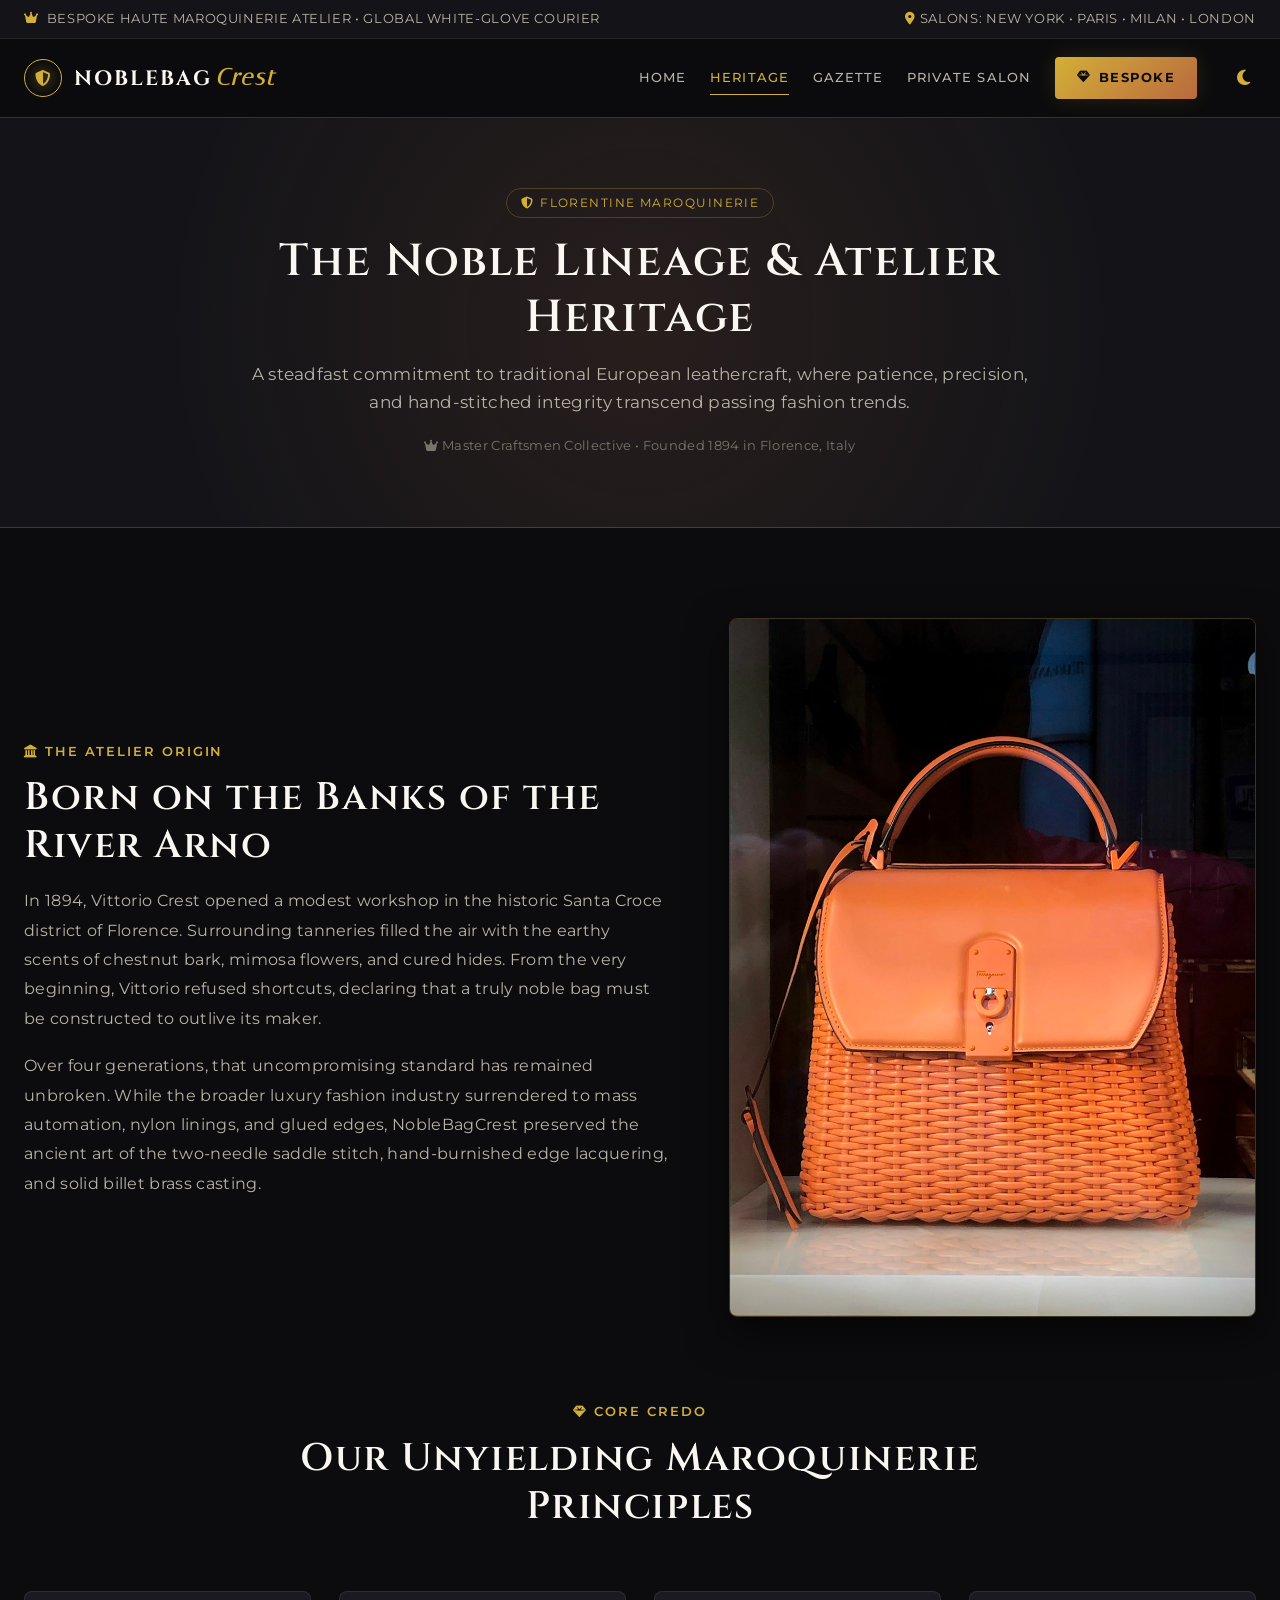
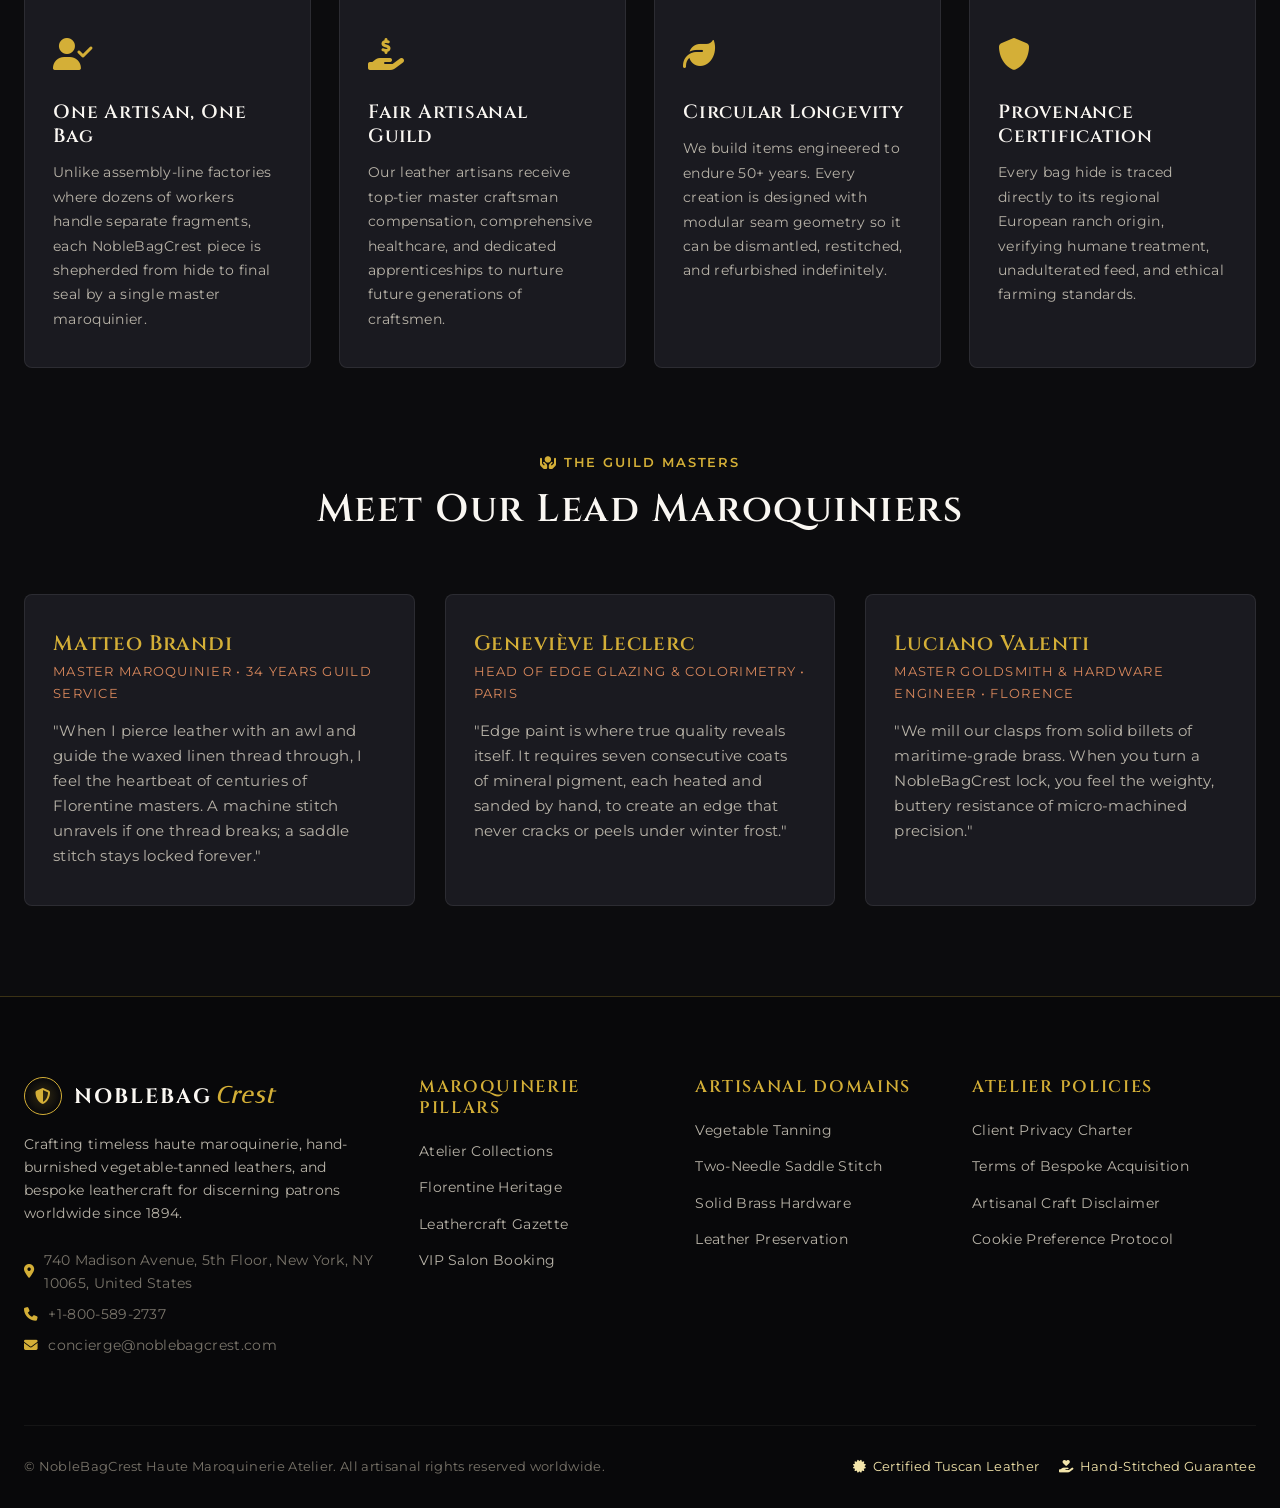
<file: about.html>
<!DOCTYPE html>
<html lang="en">
<head>
    <meta charset="UTF-8">
    <meta name="viewport" content="width=device-width, initial-scale=1.0">
    <title>Heritage & Artisans | NobleBagCrest Haute Maroquinerie</title>
    <meta name="description" content="Explore the 132-year legacy of NobleBagCrest: Master leather maroquiniers, Florentine tanneries, and uncompromising hand-stitched excellence.">
    <link rel="canonical" href="https://noblebagcrest.com/about.html">
    <meta name="og:title" content="Atelier Heritage & Master Artisans | NobleBagCrest">
    <meta name="og:description" content="Centuries of leatherworking lineage, master saddle stitching, and the philosophy of timeless craftsmanship.">
    <meta name="og:type" content="website">
    <meta name="og:url" content="https://noblebagcrest.com/about.html">
    <meta name="og:image" content="https://noblebagcrest.com/images/bag-artisan-leather-craft.jpg">
    <link rel="stylesheet" href="style.css">
    <link rel="preconnect" href="https://fonts.googleapis.com">
    <link rel="preconnect" href="https://fonts.gstatic.com" crossorigin>
    <link href="https://fonts.googleapis.com/css2?family=Cinzel:wght@400;600;700;800;900&family=Italiana&family=Montserrat:wght@300;400;500;600;700&family=Plus+Jakarta+Sans:wght@300;400;500;600;700&display=swap" rel="stylesheet">
    <link rel="stylesheet" href="https://cdnjs.cloudflare.com/ajax/libs/font-awesome/6.4.0/css/all.min.css">
    <!-- Google tag (gtag.js) -->
<script async src="https://www.googletagmanager.com/gtag/js?id=G-0LY0HY7L01"></script>
<script>
  window.dataLayer = window.dataLayer || [];
  function gtag(){dataLayer.push(arguments);}
  gtag('js', new Date());

  gtag('config', 'G-0LY0HY7L01');
</script>
</head>
<body>
    <div class="top-bar">
    <div class="container top-bar-container">
        <div class="top-bar-item">
            <i class="fas fa-crown"></i>
            <span>Bespoke Haute Maroquinerie Atelier &bull; Global White-Glove Courier</span>
        </div>
        <div class="top-bar-item">
            <span><i class="fas fa-location-dot"></i> Salons: New York &bull; Paris &bull; Milan &bull; London</span>
        </div>
    </div>
</div>
    <nav class="navbar" id="mainNav">
    <div class="nav-container">
        <a href="index.html" class="brand-logo">
            <span class="logo-crest"><i class="fas fa-shield-halved"></i></span>
            <span class="logo-text">NobleBag<span class="logo-accent">Crest</span></span>
        </a>
        <div class="nav-links" id="navLinks">
            <a href="index.html" class="nav-link ">Home</a>
            <a href="about.html" class="nav-link active">Heritage</a>
            <a href="blog.html" class="nav-link ">Gazette</a>
            <a href="contact.html" class="nav-link ">Private Salon</a>
            <a href="contact.html" class="nav-cta-btn"><i class="fas fa-gem"></i> Bespoke</a>
            <button class="theme-toggle-btn" id="themeToggleBtn" aria-label="Toggle theme mode">
                <i class="fas fa-moon"></i>
            </button>
        </div>
        <button class="mobile-toggle" id="mobileToggle" aria-label="Toggle navigation menu">
            <i class="fas fa-bars"></i>
        </button>
    </div>
</nav>

    <header class="page-header">
        <div class="page-header-container">
            <span class="sub-badge"><i class="fas fa-shield-halved"></i> Florentine Maroquinerie</span>
            <h1 class="page-title">The Noble Lineage & Atelier Heritage</h1>
            <p class="page-subtitle">A steadfast commitment to traditional European leathercraft, where patience, precision, and hand-stitched integrity transcend passing fashion trends.</p>
            <p class="policy-meta-date"><i class="fas fa-crown"></i> Master Craftsmen Collective &bull; Founded 1894 in Florence, Italy</p>
        </div>
    </header>

    <main class="section-py">
        <div class="container">
            <div class="hero-grid" style="margin-bottom:80px;">
                <div class="hero-content-col">
                    <span class="section-tag"><i class="fas fa-landmark"></i> The Atelier Origin</span>
                    <h2 class="section-title">Born on the Banks of the River Arno</h2>
                    <p style="color:var(--text-muted); font-size:1.02rem; line-height:1.8; margin-bottom:18px;">In 1894, Vittorio Crest opened a modest workshop in the historic Santa Croce district of Florence. Surrounding tanneries filled the air with the earthy scents of chestnut bark, mimosa flowers, and cured hides. From the very beginning, Vittorio refused shortcuts, declaring that a truly noble bag must be constructed to outlive its maker.</p>
                    <p style="color:var(--text-muted); font-size:1.02rem; line-height:1.8;">Over four generations, that uncompromising standard has remained unbroken. While the broader luxury fashion industry surrendered to mass automation, nylon linings, and glued edges, NobleBagCrest preserved the ancient art of the two-needle saddle stitch, hand-burnished edge lacquering, and solid billet brass casting.</p>
                </div>
                <div class="hero-media-wrapper">
                    <img src="images/bag-artisan-leather-craft.jpg" alt="Master Leather Artisan at Workbench" class="hero-main-img-card">
                </div>
            </div>

            <!-- ARTISANAL VALUES GRID -->
            <div class="section-header" style="margin-top:60px;">
                <span class="section-tag"><i class="fas fa-gem"></i> Core Credo</span>
                <h2 class="section-title">Our Unyielding Maroquinerie Principles</h2>
            </div>
            <div class="pillars-grid" style="margin-bottom:80px;">
                <div class="pillar-card">
                    <div class="pillar-icon"><i class="fas fa-user-check"></i></div>
                    <h3>One Artisan, One Bag</h3>
                    <p>Unlike assembly-line factories where dozens of workers handle separate fragments, each NobleBagCrest piece is shepherded from hide to final seal by a single master maroquinier.</p>
                </div>
                <div class="pillar-card">
                    <div class="pillar-icon"><i class="fas fa-hand-holding-dollar"></i></div>
                    <h3>Fair Artisanal Guild</h3>
                    <p>Our leather artisans receive top-tier master craftsman compensation, comprehensive healthcare, and dedicated apprenticeships to nurture future generations of craftsmen.</p>
                </div>
                <div class="pillar-card">
                    <div class="pillar-icon"><i class="fas fa-leaf"></i></div>
                    <h3>Circular Longevity</h3>
                    <p>We build items engineered to endure 50+ years. Every creation is designed with modular seam geometry so it can be dismantled, restitched, and refurbished indefinitely.</p>
                </div>
                <div class="pillar-card">
                    <div class="pillar-icon"><i class="fas fa-shield"></i></div>
                    <h3>Provenance Certification</h3>
                    <p>Every bag hide is traced directly to its regional European ranch origin, verifying humane treatment, unadulterated feed, and ethical farming standards.</p>
                </div>
            </div>

            <!-- MASTER ARTISANS SHOWCASE -->
            <div class="section-header">
                <span class="section-tag"><i class="fas fa-hands-holding-circle"></i> The Guild Masters</span>
                <h2 class="section-title">Meet Our Lead Maroquiniers</h2>
            </div>
            <div class="testimonials-grid">
                <div class="testimonial-card">
                    <div>
                        <h3 style="font-size:1.3rem; margin-bottom:4px; color:var(--gold-primary);">Matteo Brandi</h3>
                        <p style="font-size:0.8rem; color:var(--cognac-light); text-transform:uppercase; letter-spacing:0.1em; margin-bottom:14px;">Master Maroquinier &bull; 34 Years Guild Service</p>
                        <p style="color:var(--text-muted); font-size:0.92rem; line-height:1.7;">"When I pierce leather with an awl and guide the waxed linen thread through, I feel the heartbeat of centuries of Florentine masters. A machine stitch unravels if one thread breaks; a saddle stitch stays locked forever."</p>
                    </div>
                </div>
                <div class="testimonial-card">
                    <div>
                        <h3 style="font-size:1.3rem; margin-bottom:4px; color:var(--gold-primary);">Geneviève Leclerc</h3>
                        <p style="font-size:0.8rem; color:var(--cognac-light); text-transform:uppercase; letter-spacing:0.1em; margin-bottom:14px;">Head of Edge Glazing & Colorimetry &bull; Paris</p>
                        <p style="color:var(--text-muted); font-size:0.92rem; line-height:1.7;">"Edge paint is where true quality reveals itself. It requires seven consecutive coats of mineral pigment, each heated and sanded by hand, to create an edge that never cracks or peels under winter frost."</p>
                    </div>
                </div>
                <div class="testimonial-card">
                    <div>
                        <h3 style="font-size:1.3rem; margin-bottom:4px; color:var(--gold-primary);">Luciano Valenti</h3>
                        <p style="font-size:0.8rem; color:var(--cognac-light); text-transform:uppercase; letter-spacing:0.1em; margin-bottom:14px;">Master Goldsmith & Hardware Engineer &bull; Florence</p>
                        <p style="color:var(--text-muted); font-size:0.92rem; line-height:1.7;">"We mill our clasps from solid billets of maritime-grade brass. When you turn a NobleBagCrest lock, you feel the weighty, buttery resistance of micro-machined precision."</p>
                    </div>
                </div>
            </div>
        </div>
    </main>

    <footer class="footer-root">
    <div class="footer-container">
        <div class="footer-grid">
            <div class="footer-col brand-col">
                <a href="index.html" class="footer-logo">
                    <span class="logo-crest"><i class="fas fa-shield-halved"></i></span>
                    <span class="logo-text">NobleBag<span class="logo-accent">Crest</span></span>
                </a>
                <p class="footer-tagline">Crafting timeless haute maroquinerie, hand-burnished vegetable-tanned leathers, and bespoke leathercraft for discerning patrons worldwide since 1894.</p>
                <div class="contact-brief">
                    <p><i class="fas fa-location-dot"></i> 740 Madison Avenue, 5th Floor, New York, NY 10065, United States</p>
                    <p><i class="fas fa-phone"></i> +1-800-589-2737</p>
                    <p><i class="fas fa-envelope"></i> concierge@noblebagcrest.com</p>
                </div>
            </div>
            <div class="footer-col">
                <h4 class="footer-heading">Maroquinerie Pillars</h4>
                <ul class="footer-nav-list">
                    <li><a href="index.html">Atelier Collections</a></li>
                    <li><a href="about.html">Florentine Heritage</a></li>
                    <li><a href="blog.html">Leathercraft Gazette</a></li>
                    <li><a href="contact.html">VIP Salon Booking</a></li>
                </ul>
            </div>
            <div class="footer-col">
                <h4 class="footer-heading">Artisanal Domains</h4>
                <ul class="footer-nav-list">
                    <li><a href="blog/full-grain-leather-tanning-vegetable-vs-chrome-patina.html">Vegetable Tanning</a></li>
                    <li><a href="blog/the-art-of-saddle-stitching-hermes-traditional-leathercraft.html">Two-Needle Saddle Stitch</a></li>
                    <li><a href="blog/anatomy-of-a-luxury-tote-hardware-reinforcements-and-edge-paint.html">Solid Brass Hardware</a></li>
                    <li><a href="blog/preservation-and-restoration-of-vintage-leather-handbags.html">Leather Preservation</a></li>
                </ul>
            </div>
            <div class="footer-col">
                <h4 class="footer-heading">Atelier Policies</h4>
                <ul class="footer-nav-list">
                    <li><a href="privacy.html">Client Privacy Charter</a></li>
                    <li><a href="terms.html">Terms of Bespoke Acquisition</a></li>
                    <li><a href="disclaimer.html">Artisanal Craft Disclaimer</a></li>
                    <li><a href="cookies.html">Cookie Preference Protocol</a></li>
                </ul>
            </div>
        </div>
        <div class="footer-bottom">
            <p>&copy; <?php echo date('Y'); ?> NobleBagCrest Haute Maroquinerie Atelier. All artisanal rights reserved worldwide.</p>
            <div class="footer-trust-badges">
                <span><i class="fas fa-certificate"></i> Certified Tuscan Leather</span>
                <span><i class="fas fa-hand-holding-heart"></i> Hand-Stitched Guarantee</span>
            </div>
        </div>
    </div>
</footer>
    <script src="script.js"></script>
</body>
</html>
</file>
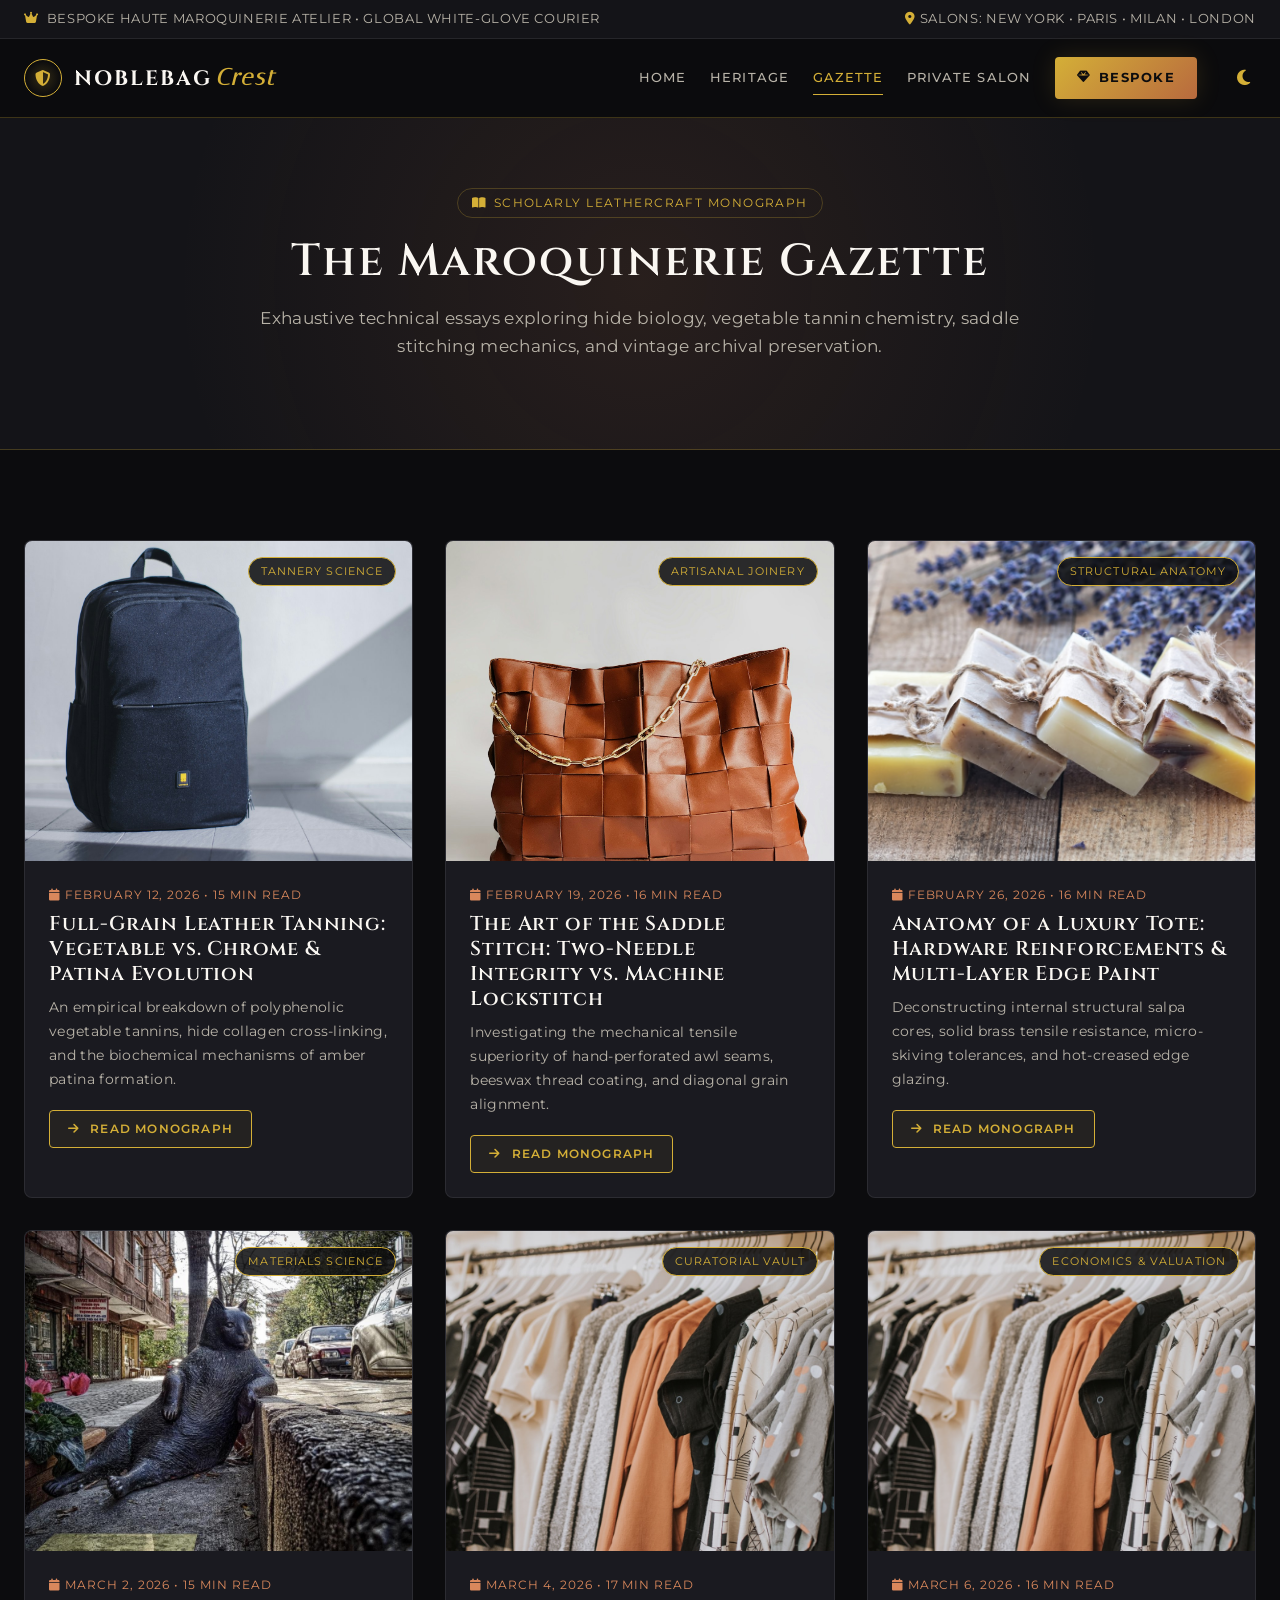
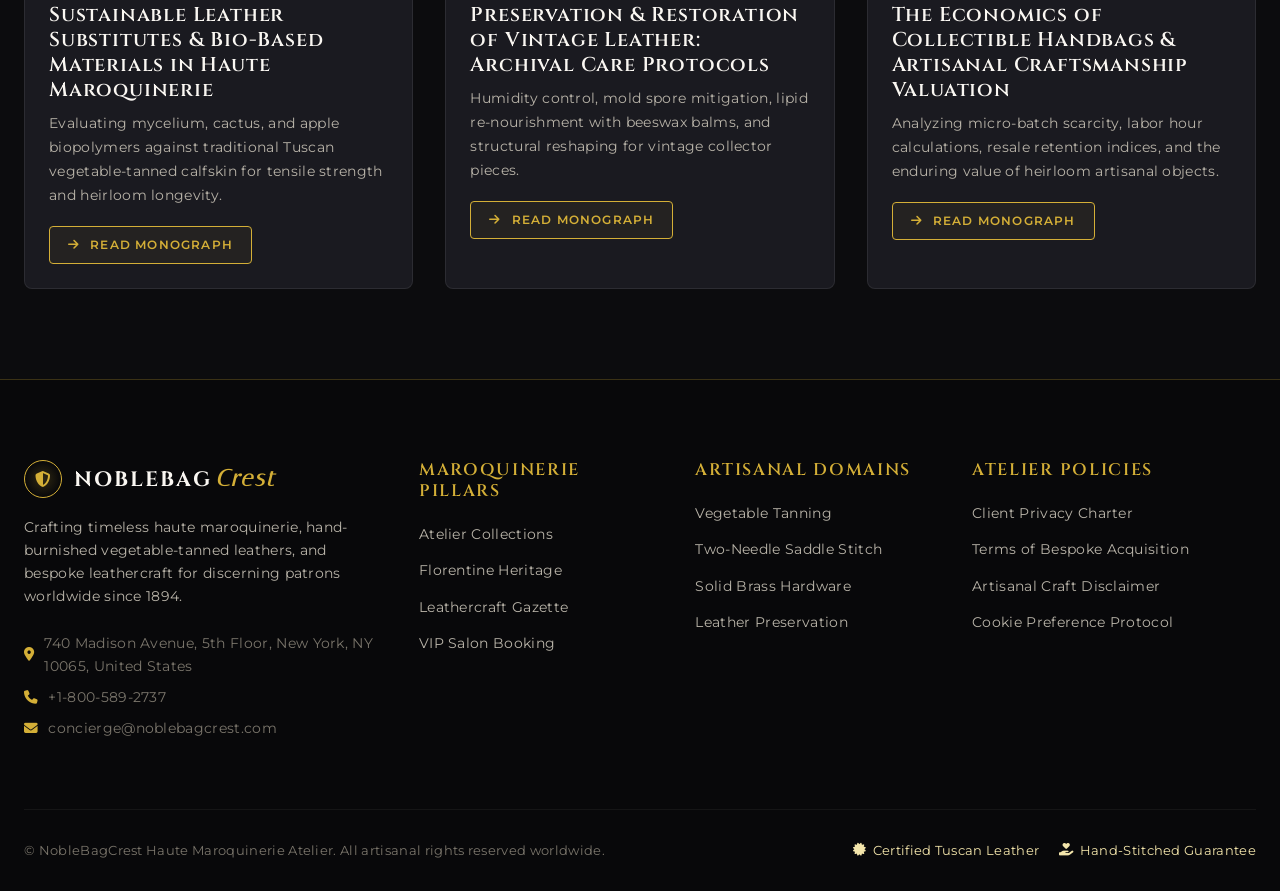
<file: blog.html>
<!DOCTYPE html>
<html lang="en">
<head>
    <meta charset="UTF-8">
    <meta name="viewport" content="width=device-width, initial-scale=1.0">
    <title>Maroquinerie Research & Gazette | NobleBagCrest</title>
    <meta name="description" content="Scholarly essays, technical monographs, and leathercraft research published by the NobleBagCrest Institute of Haute Maroquinerie.">
    <link rel="canonical" href="https://noblebagcrest.com/blog.html">
    <meta name="og:title" content="Maroquinerie Research & Gazette | NobleBagCrest">
    <meta name="og:description" content="In-depth research on vegetable tanning, saddle stitching, hardware metallurgy, and vintage leather preservation.">
    <meta name="og:type" content="website">
    <meta name="og:url" content="https://noblebagcrest.com/blog.html">
    <meta name="og:image" content="https://noblebagcrest.com/images/bag-editorial-runway-styling.jpg">
    <link rel="stylesheet" href="style.css">
    <link rel="preconnect" href="https://fonts.googleapis.com">
    <link rel="preconnect" href="https://fonts.gstatic.com" crossorigin>
    <link href="https://fonts.googleapis.com/css2?family=Cinzel:wght@400;600;700;800;900&family=Italiana&family=Montserrat:wght@300;400;500;600;700&family=Plus+Jakarta+Sans:wght@300;400;500;600;700&display=swap" rel="stylesheet">
    <link rel="stylesheet" href="https://cdnjs.cloudflare.com/ajax/libs/font-awesome/6.4.0/css/all.min.css">
    <!-- Google tag (gtag.js) -->
<script async src="https://www.googletagmanager.com/gtag/js?id=G-0LY0HY7L01"></script>
<script>
  window.dataLayer = window.dataLayer || [];
  function gtag(){dataLayer.push(arguments);}
  gtag('js', new Date());

  gtag('config', 'G-0LY0HY7L01');
</script>
</head>
<body>
    <div class="top-bar">
    <div class="container top-bar-container">
        <div class="top-bar-item">
            <i class="fas fa-crown"></i>
            <span>Bespoke Haute Maroquinerie Atelier &bull; Global White-Glove Courier</span>
        </div>
        <div class="top-bar-item">
            <span><i class="fas fa-location-dot"></i> Salons: New York &bull; Paris &bull; Milan &bull; London</span>
        </div>
    </div>
</div>
    <nav class="navbar" id="mainNav">
    <div class="nav-container">
        <a href="index.html" class="brand-logo">
            <span class="logo-crest"><i class="fas fa-shield-halved"></i></span>
            <span class="logo-text">NobleBag<span class="logo-accent">Crest</span></span>
        </a>
        <div class="nav-links" id="navLinks">
            <a href="index.html" class="nav-link ">Home</a>
            <a href="about.html" class="nav-link ">Heritage</a>
            <a href="blog.html" class="nav-link active">Gazette</a>
            <a href="contact.html" class="nav-link ">Private Salon</a>
            <a href="contact.html" class="nav-cta-btn"><i class="fas fa-gem"></i> Bespoke</a>
            <button class="theme-toggle-btn" id="themeToggleBtn" aria-label="Toggle theme mode">
                <i class="fas fa-moon"></i>
            </button>
        </div>
        <button class="mobile-toggle" id="mobileToggle" aria-label="Toggle navigation menu">
            <i class="fas fa-bars"></i>
        </button>
    </div>
</nav>

    <header class="page-header">
        <div class="page-header-container">
            <span class="sub-badge"><i class="fas fa-book-open"></i> Scholarly Leathercraft Monograph</span>
            <h1 class="page-title">The Maroquinerie Gazette</h1>
            <p class="page-subtitle">Exhaustive technical essays exploring hide biology, vegetable tannin chemistry, saddle stitching mechanics, and vintage archival preservation.</p>
        </div>
    </header>

    <main class="section-py">
        <div class="container">
            <div class="capsule-grid">
                <!-- Post 1 -->
                <div class="capsule-card">
                    <div class="capsule-img-box">
                        <img src="images/bag-leather-tannery-texture.jpg" alt="Vegetable Tanned Leather Tannery Texture" loading="lazy">
                        <span class="capsule-tag-badge">Tannery Science</span>
                    </div>
                    <div class="capsule-info">
                        <p class="capsule-meta"><i class="fas fa-calendar"></i> February 12, 2026 &bull; 15 min read</p>
                        <h3 class="capsule-title"><a href="blog/full-grain-leather-tanning-vegetable-vs-chrome-patina.html">Full-Grain Leather Tanning: Vegetable vs. Chrome & Patina Evolution</a></h3>
                        <p class="capsule-desc">An empirical breakdown of polyphenolic vegetable tannins, hide collagen cross-linking, and the biochemical mechanisms of amber patina formation.</p>
                        <a href="blog/full-grain-leather-tanning-vegetable-vs-chrome-patina.html" class="btn btn-outline" style="padding:8px 18px; font-size:0.75rem;"><i class="fas fa-arrow-right"></i> Read Monograph</a>
                    </div>
                </div>

                <!-- Post 2 -->
                <div class="capsule-card">
                    <div class="capsule-img-box">
                        <img src="images/bag-saddle-stitching-needle.jpg" alt="Artisan Two Needle Saddle Stitching" loading="lazy">
                        <span class="capsule-tag-badge">Artisanal Joinery</span>
                    </div>
                    <div class="capsule-info">
                        <p class="capsule-meta"><i class="fas fa-calendar"></i> February 19, 2026 &bull; 16 min read</p>
                        <h3 class="capsule-title"><a href="blog/the-art-of-saddle-stitching-hermes-traditional-leathercraft.html">The Art of the Saddle Stitch: Two-Needle Integrity vs. Machine Lockstitch</a></h3>
                        <p class="capsule-desc">Investigating the mechanical tensile superiority of hand-perforated awl seams, beeswax thread coating, and diagonal grain alignment.</p>
                        <a href="blog/the-art-of-saddle-stitching-hermes-traditional-leathercraft.html" class="btn btn-outline" style="padding:8px 18px; font-size:0.75rem;"><i class="fas fa-arrow-right"></i> Read Monograph</a>
                    </div>
                </div>

                <!-- Post 3 -->
                <div class="capsule-card">
                    <div class="capsule-img-box">
                        <img src="images/bag-gold-hardware-detail.jpg" alt="Luxury Handbag Hardware Reinforcements" loading="lazy">
                        <span class="capsule-tag-badge">Structural Anatomy</span>
                    </div>
                    <div class="capsule-info">
                        <p class="capsule-meta"><i class="fas fa-calendar"></i> February 26, 2026 &bull; 16 min read</p>
                        <h3 class="capsule-title"><a href="blog/anatomy-of-a-luxury-tote-hardware-reinforcements-and-edge-paint.html">Anatomy of a Luxury Tote: Hardware Reinforcements & Multi-Layer Edge Paint</a></h3>
                        <p class="capsule-desc">Deconstructing internal structural salpa cores, solid brass tensile resistance, micro-skiving tolerances, and hot-creased edge glazing.</p>
                        <a href="blog/anatomy-of-a-luxury-tote-hardware-reinforcements-and-edge-paint.html" class="btn btn-outline" style="padding:8px 18px; font-size:0.75rem;"><i class="fas fa-arrow-right"></i> Read Monograph</a>
                    </div>
                </div>

                <!-- Post 4 -->
                <div class="capsule-card">
                    <div class="capsule-img-box">
                        <img src="images/bag-hero-luxury-tote.jpg" alt="Sustainable Leather Substitutes in Haute Maroquinerie" loading="lazy">
                        <span class="capsule-tag-badge">Materials Science</span>
                    </div>
                    <div class="capsule-info">
                        <p class="capsule-meta"><i class="fas fa-calendar"></i> March 2, 2026 &bull; 15 min read</p>
                        <h3 class="capsule-title"><a href="blog/exotic-and-sustainable-leather-substitutes-in-haute-maroquinerie.html">Sustainable Leather Substitutes & Bio-Based Materials in Haute Maroquinerie</a></h3>
                        <p class="capsule-desc">Evaluating mycelium, cactus, and apple biopolymers against traditional Tuscan vegetable-tanned calfskin for tensile strength and heirloom longevity.</p>
                        <a href="blog/exotic-and-sustainable-leather-substitutes-in-haute-maroquinerie.html" class="btn btn-outline" style="padding:8px 18px; font-size:0.75rem;"><i class="fas fa-arrow-right"></i> Read Monograph</a>
                    </div>
                </div>

                <!-- Post 5 -->
                <div class="capsule-card">
                    <div class="capsule-img-box">
                        <img src="images/bag-vintage-preservation-vault.jpg" alt="Vintage Leather Handbag Restoration" loading="lazy">
                        <span class="capsule-tag-badge">Curatorial Vault</span>
                    </div>
                    <div class="capsule-info">
                        <p class="capsule-meta"><i class="fas fa-calendar"></i> March 4, 2026 &bull; 17 min read</p>
                        <h3 class="capsule-title"><a href="blog/preservation-and-restoration-of-vintage-leather-handbags.html">Preservation & Restoration of Vintage Leather: Archival Care Protocols</a></h3>
                        <p class="capsule-desc">Humidity control, mold spore mitigation, lipid re-nourishment with beeswax balms, and structural reshaping for vintage collector pieces.</p>
                        <a href="blog/preservation-and-restoration-of-vintage-leather-handbags.html" class="btn btn-outline" style="padding:8px 18px; font-size:0.75rem;"><i class="fas fa-arrow-right"></i> Read Monograph</a>
                    </div>
                </div>

                <!-- Post 6 -->
                <div class="capsule-card">
                    <div class="capsule-img-box">
                        <img src="images/bag-editorial-runway-styling.jpg" alt="Collectible Handbags Economics and Craftsmanship Valuation" loading="lazy">
                        <span class="capsule-tag-badge">Economics & Valuation</span>
                    </div>
                    <div class="capsule-info">
                        <p class="capsule-meta"><i class="fas fa-calendar"></i> March 6, 2026 &bull; 16 min read</p>
                        <h3 class="capsule-title"><a href="blog/the-economics-of-collectible-handbags-and-craftsmanship-valuation.html">The Economics of Collectible Handbags & Artisanal Craftsmanship Valuation</a></h3>
                        <p class="capsule-desc">Analyzing micro-batch scarcity, labor hour calculations, resale retention indices, and the enduring value of heirloom artisanal objects.</p>
                        <a href="blog/the-economics-of-collectible-handbags-and-craftsmanship-valuation.html" class="btn btn-outline" style="padding:8px 18px; font-size:0.75rem;"><i class="fas fa-arrow-right"></i> Read Monograph</a>
                    </div>
                </div>
            </div>
        </div>
    </main>

    <footer class="footer-root">
    <div class="footer-container">
        <div class="footer-grid">
            <div class="footer-col brand-col">
                <a href="index.html" class="footer-logo">
                    <span class="logo-crest"><i class="fas fa-shield-halved"></i></span>
                    <span class="logo-text">NobleBag<span class="logo-accent">Crest</span></span>
                </a>
                <p class="footer-tagline">Crafting timeless haute maroquinerie, hand-burnished vegetable-tanned leathers, and bespoke leathercraft for discerning patrons worldwide since 1894.</p>
                <div class="contact-brief">
                    <p><i class="fas fa-location-dot"></i> 740 Madison Avenue, 5th Floor, New York, NY 10065, United States</p>
                    <p><i class="fas fa-phone"></i> +1-800-589-2737</p>
                    <p><i class="fas fa-envelope"></i> concierge@noblebagcrest.com</p>
                </div>
            </div>
            <div class="footer-col">
                <h4 class="footer-heading">Maroquinerie Pillars</h4>
                <ul class="footer-nav-list">
                    <li><a href="index.html">Atelier Collections</a></li>
                    <li><a href="about.html">Florentine Heritage</a></li>
                    <li><a href="blog.html">Leathercraft Gazette</a></li>
                    <li><a href="contact.html">VIP Salon Booking</a></li>
                </ul>
            </div>
            <div class="footer-col">
                <h4 class="footer-heading">Artisanal Domains</h4>
                <ul class="footer-nav-list">
                    <li><a href="blog/full-grain-leather-tanning-vegetable-vs-chrome-patina.html">Vegetable Tanning</a></li>
                    <li><a href="blog/the-art-of-saddle-stitching-hermes-traditional-leathercraft.html">Two-Needle Saddle Stitch</a></li>
                    <li><a href="blog/anatomy-of-a-luxury-tote-hardware-reinforcements-and-edge-paint.html">Solid Brass Hardware</a></li>
                    <li><a href="blog/preservation-and-restoration-of-vintage-leather-handbags.html">Leather Preservation</a></li>
                </ul>
            </div>
            <div class="footer-col">
                <h4 class="footer-heading">Atelier Policies</h4>
                <ul class="footer-nav-list">
                    <li><a href="privacy.html">Client Privacy Charter</a></li>
                    <li><a href="terms.html">Terms of Bespoke Acquisition</a></li>
                    <li><a href="disclaimer.html">Artisanal Craft Disclaimer</a></li>
                    <li><a href="cookies.html">Cookie Preference Protocol</a></li>
                </ul>
            </div>
        </div>
        <div class="footer-bottom">
            <p>&copy; <?php echo date('Y'); ?> NobleBagCrest Haute Maroquinerie Atelier. All artisanal rights reserved worldwide.</p>
            <div class="footer-trust-badges">
                <span><i class="fas fa-certificate"></i> Certified Tuscan Leather</span>
                <span><i class="fas fa-hand-holding-heart"></i> Hand-Stitched Guarantee</span>
            </div>
        </div>
    </div>
</footer>
    <script src="script.js"></script>
</body>
</html>
</file>
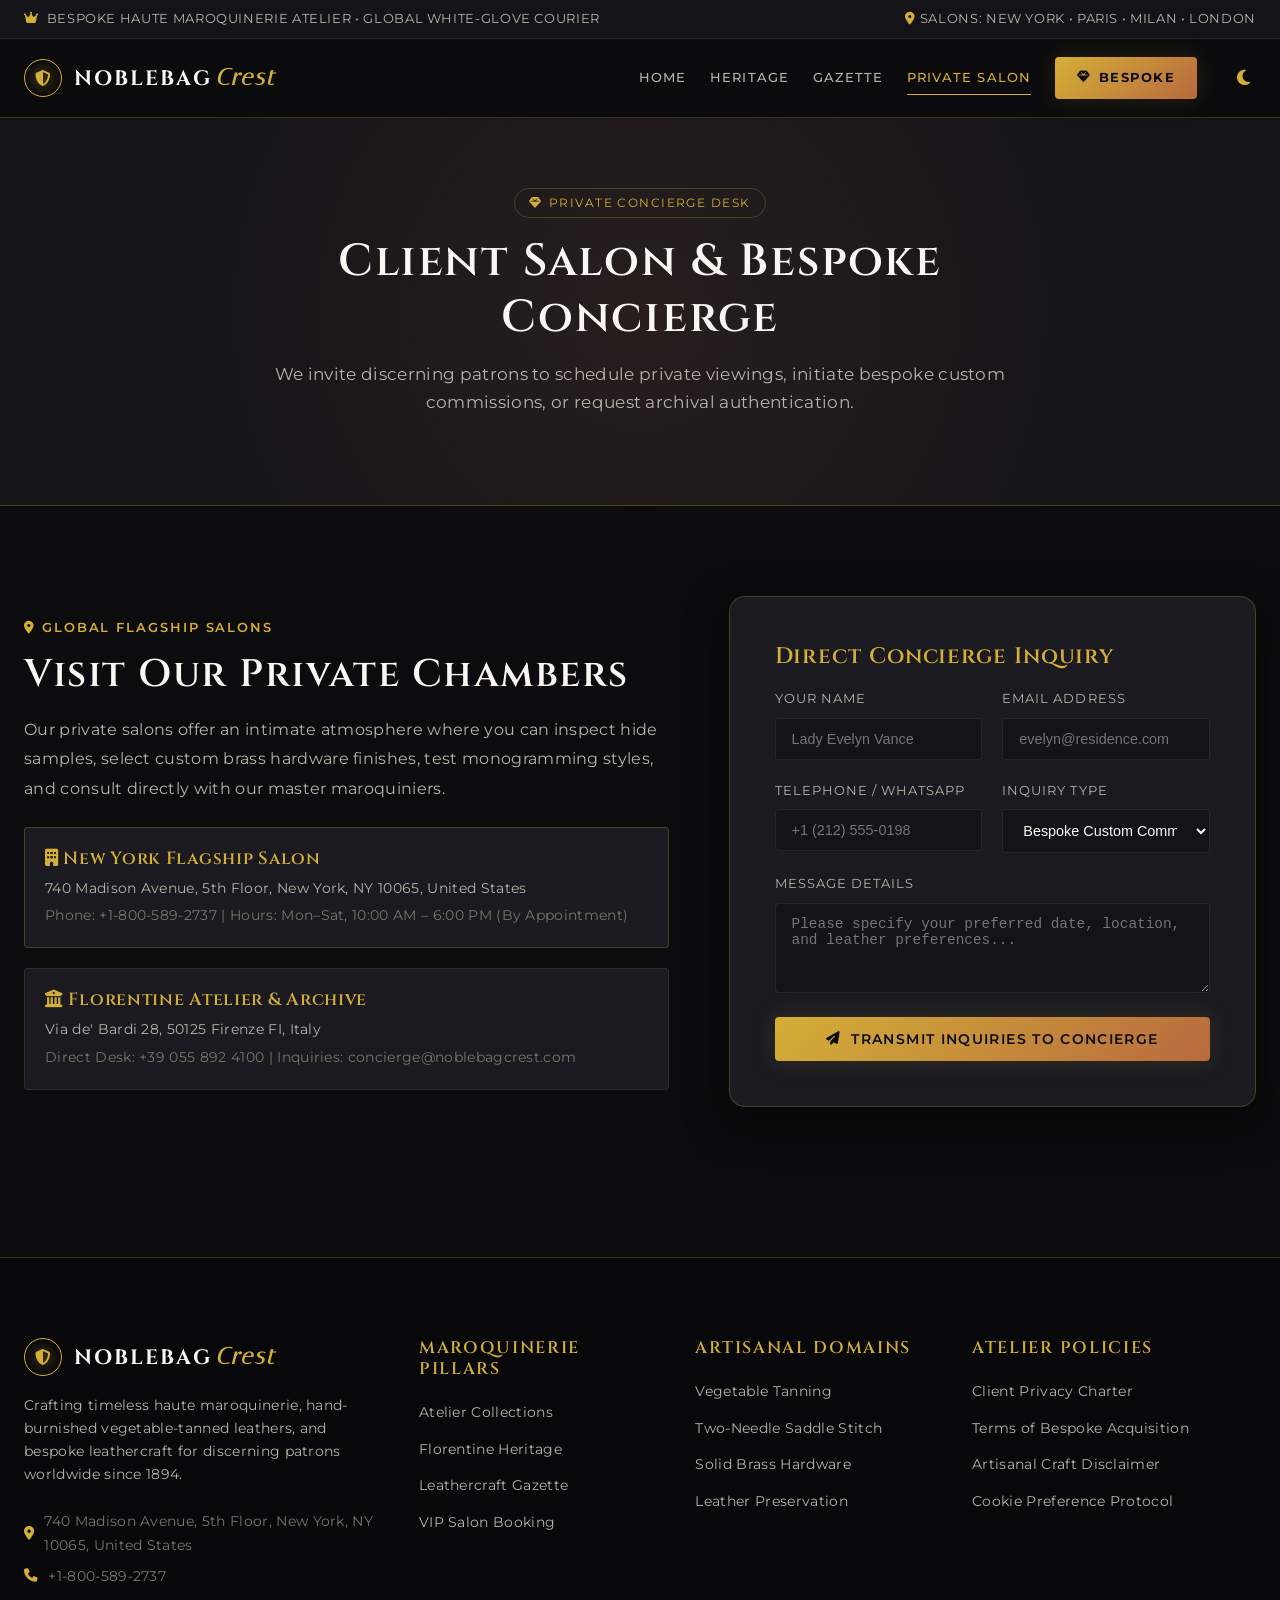
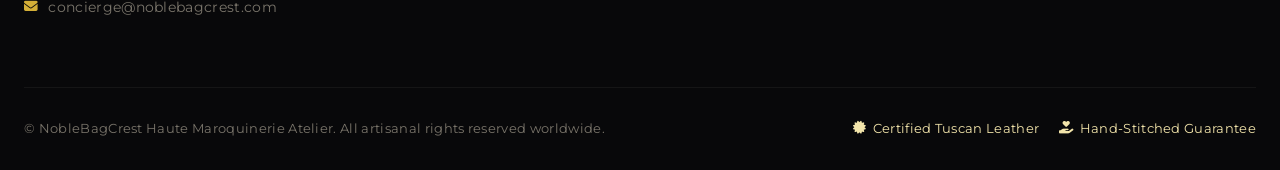
<file: contact.html>
<!DOCTYPE html>
<html lang="en">
<head>
    <meta charset="UTF-8">
    <meta name="viewport" content="width=device-width, initial-scale=1.0">
    <title>Private Salon Concierge & VIP Inquiries | NobleBagCrest</title>
    <meta name="description" content="Connect with the NobleBagCrest Private Client Concierge. Reserve salon appointments in New York, Paris, or Milan, or commission a bespoke creation.">
    <link rel="canonical" href="https://noblebagcrest.com/contact.html">
    <meta name="og:title" content="Private Salon Concierge | NobleBagCrest">
    <meta name="og:description" content="Schedule private viewings, discuss bespoke custom commissions, or consult our leather master maroquiniers.">
    <meta name="og:type" content="website">
    <meta name="og:url" content="https://noblebagcrest.com/contact.html">
    <meta name="og:image" content="https://noblebagcrest.com/images/bag-hero-luxury-tote.jpg">
    <link rel="stylesheet" href="style.css">
    <link rel="preconnect" href="https://fonts.googleapis.com">
    <link rel="preconnect" href="https://fonts.gstatic.com" crossorigin>
    <link href="https://fonts.googleapis.com/css2?family=Cinzel:wght@400;600;700;800;900&family=Italiana&family=Montserrat:wght@300;400;500;600;700&family=Plus+Jakarta+Sans:wght@300;400;500;600;700&display=swap" rel="stylesheet">
    <link rel="stylesheet" href="https://cdnjs.cloudflare.com/ajax/libs/font-awesome/6.4.0/css/all.min.css">
    <!-- Google tag (gtag.js) -->
<script async src="https://www.googletagmanager.com/gtag/js?id=G-0LY0HY7L01"></script>
<script>
  window.dataLayer = window.dataLayer || [];
  function gtag(){dataLayer.push(arguments);}
  gtag('js', new Date());

  gtag('config', 'G-0LY0HY7L01');
</script>
</head>
<body>
    <div class="top-bar">
    <div class="container top-bar-container">
        <div class="top-bar-item">
            <i class="fas fa-crown"></i>
            <span>Bespoke Haute Maroquinerie Atelier &bull; Global White-Glove Courier</span>
        </div>
        <div class="top-bar-item">
            <span><i class="fas fa-location-dot"></i> Salons: New York &bull; Paris &bull; Milan &bull; London</span>
        </div>
    </div>
</div>
    <nav class="navbar" id="mainNav">
    <div class="nav-container">
        <a href="index.html" class="brand-logo">
            <span class="logo-crest"><i class="fas fa-shield-halved"></i></span>
            <span class="logo-text">NobleBag<span class="logo-accent">Crest</span></span>
        </a>
        <div class="nav-links" id="navLinks">
            <a href="index.html" class="nav-link ">Home</a>
            <a href="about.html" class="nav-link ">Heritage</a>
            <a href="blog.html" class="nav-link ">Gazette</a>
            <a href="contact.html" class="nav-link active">Private Salon</a>
            <a href="contact.html" class="nav-cta-btn"><i class="fas fa-gem"></i> Bespoke</a>
            <button class="theme-toggle-btn" id="themeToggleBtn" aria-label="Toggle theme mode">
                <i class="fas fa-moon"></i>
            </button>
        </div>
        <button class="mobile-toggle" id="mobileToggle" aria-label="Toggle navigation menu">
            <i class="fas fa-bars"></i>
        </button>
    </div>
</nav>

    <header class="page-header">
        <div class="page-header-container">
            <span class="sub-badge"><i class="fas fa-gem"></i> Private Concierge Desk</span>
            <h1 class="page-title">Client Salon & Bespoke Concierge</h1>
            <p class="page-subtitle">We invite discerning patrons to schedule private viewings, initiate bespoke custom commissions, or request archival authentication.</p>
        </div>
    </header>

    <main class="section-py">
        <div class="container">
            <div class="hero-grid" style="margin-bottom:60px;">
                <div class="hero-content-col">
                    <span class="section-tag"><i class="fas fa-location-dot"></i> Global Flagship Salons</span>
                    <h2 class="section-title">Visit Our Private Chambers</h2>
                    <p style="color:var(--text-muted); font-size:1.02rem; line-height:1.8; margin-bottom:24px;">Our private salons offer an intimate atmosphere where you can inspect hide samples, select custom brass hardware finishes, test monogramming styles, and consult directly with our master maroquiniers.</p>
                    
                    <div style="display:flex; flex-direction:column; gap:20px;">
                        <div style="background:var(--bg-card); border:1px solid var(--border-gold); padding:20px; border-radius:var(--radius-sm);">
                            <h4 style="color:var(--gold-primary); font-size:1.1rem; margin-bottom:6px;"><i class="fas fa-building"></i> New York Flagship Salon</h4>
                            <p style="color:var(--text-muted); font-size:0.9rem;">740 Madison Avenue, 5th Floor, New York, NY 10065, United States</p>
                            <p style="color:var(--text-dim); font-size:0.85rem; margin-top:4px;">Phone: +1-800-589-2737 | Hours: Mon–Sat, 10:00 AM – 6:00 PM (By Appointment)</p>
                        </div>
                        <div style="background:var(--bg-card); border:1px solid var(--border-subtle); padding:20px; border-radius:var(--radius-sm);">
                            <h4 style="color:var(--gold-primary); font-size:1.1rem; margin-bottom:6px;"><i class="fas fa-building-columns"></i> Florentine Atelier & Archive</h4>
                            <p style="color:var(--text-muted); font-size:0.9rem;">Via de' Bardi 28, 50125 Firenze FI, Italy</p>
                            <p style="color:var(--text-dim); font-size:0.85rem; margin-top:4px;">Direct Desk: +39 055 892 4100 | Inquiries: concierge@noblebagcrest.com</p>
                        </div>
                    </div>
                </div>

                <div class="hero-media-wrapper">
                    <div class="salon-booking-card" style="margin:0;">
                        <h3 style="font-size:1.4rem; color:var(--gold-primary); margin-bottom:18px;">Direct Concierge Inquiry</h3>
                        <form id="salonBookingForm">
                            <div class="salon-form-grid">
                                <div class="salon-form-group">
                                    <label for="cName">Your Name</label>
                                    <input type="text" id="cName" class="salon-form-input" placeholder="Lady Evelyn Vance" required>
                                </div>
                                <div class="salon-form-group">
                                    <label for="cEmail">Email Address</label>
                                    <input type="email" id="cEmail" class="salon-form-input" placeholder="evelyn@residence.com" required>
                                </div>
                                <div class="salon-form-group">
                                    <label for="cPhone">Telephone / WhatsApp</label>
                                    <input type="tel" id="cPhone" class="salon-form-input" placeholder="+1 (212) 555-0198">
                                </div>
                                <div class="salon-form-group">
                                    <label for="cInquiryType">Inquiry Type</label>
                                    <select id="cInquiryType" class="salon-form-select">
                                        <option value="bespoke">Bespoke Custom Commission</option>
                                        <option value="acquisition">Private Capsule Acquisition</option>
                                        <option value="restoration">Heirloom Restoration & Spa</option>
                                        <option value="press">Press & Editorial Sample Request</option>
                                    </select>
                                </div>
                                <div class="salon-form-group full-width">
                                    <label for="cMessage">Message Details</label>
                                    <textarea id="cMessage" rows="4" class="salon-form-textarea" placeholder="Please specify your preferred date, location, and leather preferences..."></textarea>
                                </div>
                            </div>
                            <button type="submit" class="btn btn-primary" style="width:100%;"><i class="fas fa-paper-plane"></i> Transmit Inquiries to Concierge</button>
                        </form>
                    </div>
                </div>
            </div>
        </div>
    </main>

    <footer class="footer-root">
    <div class="footer-container">
        <div class="footer-grid">
            <div class="footer-col brand-col">
                <a href="index.html" class="footer-logo">
                    <span class="logo-crest"><i class="fas fa-shield-halved"></i></span>
                    <span class="logo-text">NobleBag<span class="logo-accent">Crest</span></span>
                </a>
                <p class="footer-tagline">Crafting timeless haute maroquinerie, hand-burnished vegetable-tanned leathers, and bespoke leathercraft for discerning patrons worldwide since 1894.</p>
                <div class="contact-brief">
                    <p><i class="fas fa-location-dot"></i> 740 Madison Avenue, 5th Floor, New York, NY 10065, United States</p>
                    <p><i class="fas fa-phone"></i> +1-800-589-2737</p>
                    <p><i class="fas fa-envelope"></i> concierge@noblebagcrest.com</p>
                </div>
            </div>
            <div class="footer-col">
                <h4 class="footer-heading">Maroquinerie Pillars</h4>
                <ul class="footer-nav-list">
                    <li><a href="index.html">Atelier Collections</a></li>
                    <li><a href="about.html">Florentine Heritage</a></li>
                    <li><a href="blog.html">Leathercraft Gazette</a></li>
                    <li><a href="contact.html">VIP Salon Booking</a></li>
                </ul>
            </div>
            <div class="footer-col">
                <h4 class="footer-heading">Artisanal Domains</h4>
                <ul class="footer-nav-list">
                    <li><a href="blog/full-grain-leather-tanning-vegetable-vs-chrome-patina.html">Vegetable Tanning</a></li>
                    <li><a href="blog/the-art-of-saddle-stitching-hermes-traditional-leathercraft.html">Two-Needle Saddle Stitch</a></li>
                    <li><a href="blog/anatomy-of-a-luxury-tote-hardware-reinforcements-and-edge-paint.html">Solid Brass Hardware</a></li>
                    <li><a href="blog/preservation-and-restoration-of-vintage-leather-handbags.html">Leather Preservation</a></li>
                </ul>
            </div>
            <div class="footer-col">
                <h4 class="footer-heading">Atelier Policies</h4>
                <ul class="footer-nav-list">
                    <li><a href="privacy.html">Client Privacy Charter</a></li>
                    <li><a href="terms.html">Terms of Bespoke Acquisition</a></li>
                    <li><a href="disclaimer.html">Artisanal Craft Disclaimer</a></li>
                    <li><a href="cookies.html">Cookie Preference Protocol</a></li>
                </ul>
            </div>
        </div>
        <div class="footer-bottom">
            <p>&copy; <?php echo date('Y'); ?> NobleBagCrest Haute Maroquinerie Atelier. All artisanal rights reserved worldwide.</p>
            <div class="footer-trust-badges">
                <span><i class="fas fa-certificate"></i> Certified Tuscan Leather</span>
                <span><i class="fas fa-hand-holding-heart"></i> Hand-Stitched Guarantee</span>
            </div>
        </div>
    </div>
</footer>
    <script src="script.js"></script>
</body>
</html>
</file>
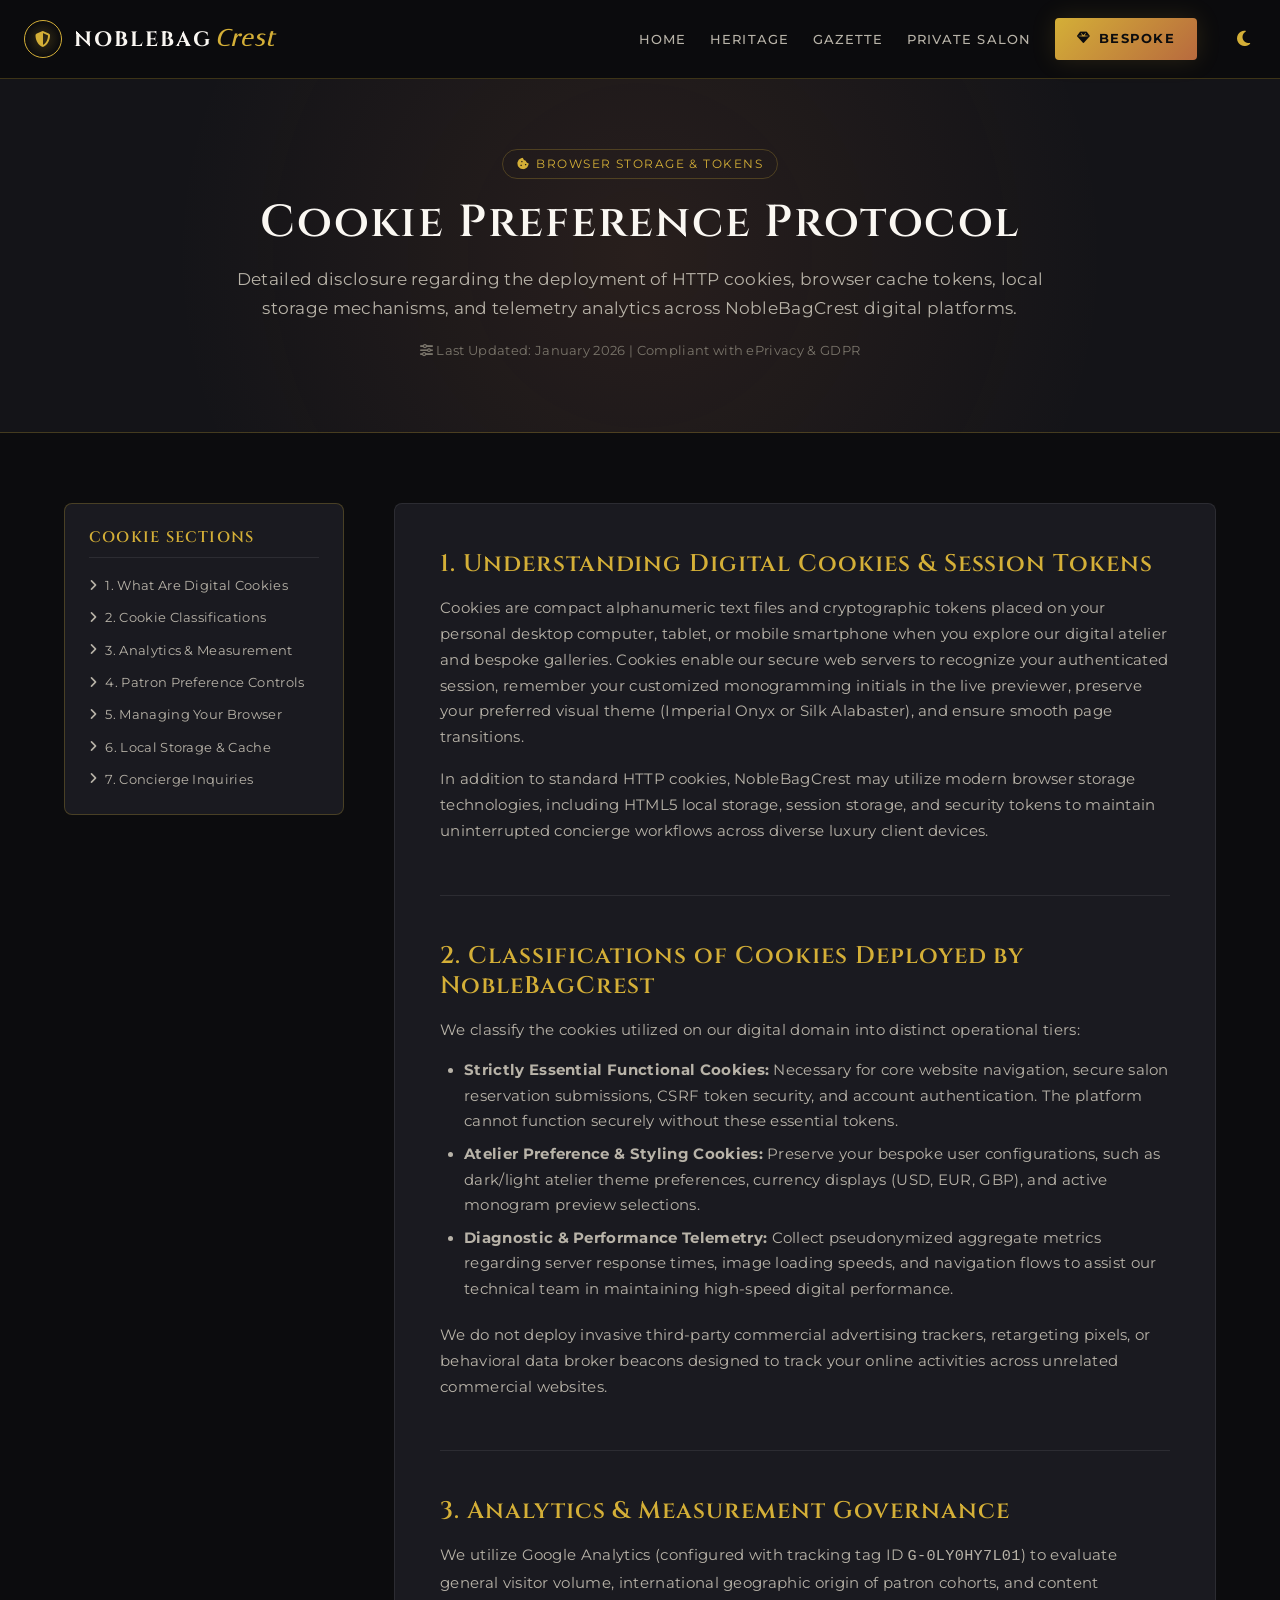
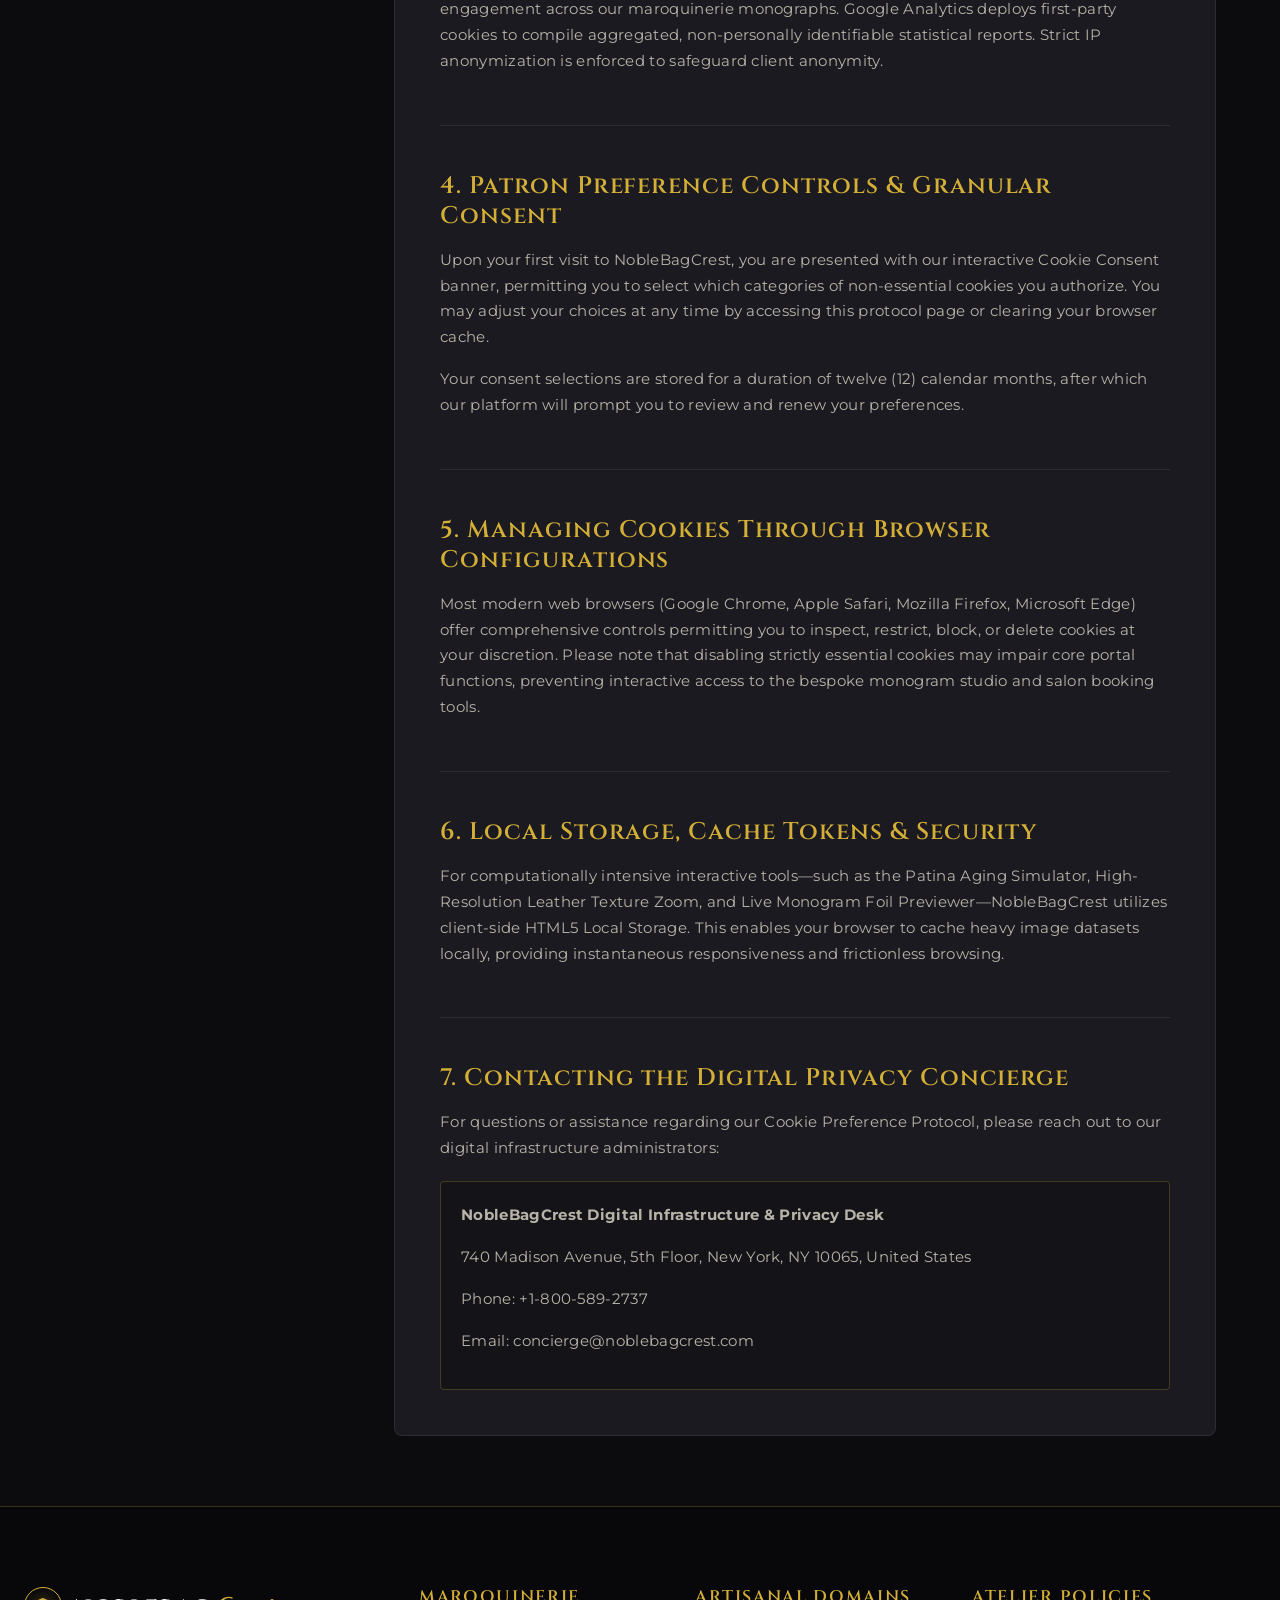
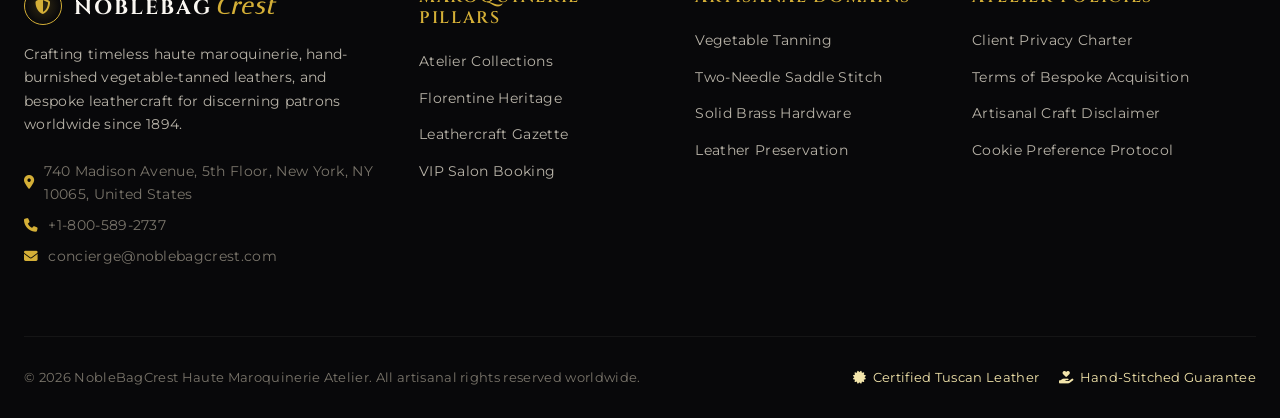
<file: cookies.html>
<!DOCTYPE html>
<html lang="en">
<head>
    <meta charset="UTF-8">
    <meta name="viewport" content="width=device-width, initial-scale=1.0">
    <title>Cookie Preference Protocol & Session Governance | NobleBagCrest</title>
    <meta name="description" content="Review the transparent cookie protocols, encrypted session storage mechanisms, and privacy preferences deployed across the NobleBagCrest digital atelier.">
    <link rel="canonical" href="https://noblebagcrest.com/cookies.html">
    <meta name="og:title" content="Cookie Preference Protocol | NobleBagCrest">
    <meta name="og:description" content="Detailed governance regarding cookies, session tokens, and local cache telemetry at NobleBagCrest.">
    <meta name="og:type" content="website">
    <meta name="og:url" content="https://noblebagcrest.com/cookies.html">
    <link rel="stylesheet" href="style.css">
    <link rel="preconnect" href="https://fonts.googleapis.com">
    <link rel="preconnect" href="https://fonts.gstatic.com" crossorigin>
    <link href="https://fonts.googleapis.com/css2?family=Cinzel:wght@400;600;700;800;900&family=Italiana&family=Montserrat:wght@300;400;500;600;700&family=Plus+Jakarta+Sans:wght@300;400;500;600;700&display=swap" rel="stylesheet">
    <link rel="stylesheet" href="https://cdnjs.cloudflare.com/ajax/libs/font-awesome/6.4.0/css/all.min.css">
    <!-- Google tag (gtag.js) -->
<script async src="https://www.googletagmanager.com/gtag/js?id=G-0LY0HY7L01"></script>
<script>
  window.dataLayer = window.dataLayer || [];
  function gtag(){dataLayer.push(arguments);}
  gtag('js', new Date());

  gtag('config', 'G-0LY0HY7L01');
</script>
</head>
<body>
    <nav class="navbar" id="mainNav">
    <div class="nav-container">
        <a href="index.html" class="brand-logo">
            <span class="logo-crest"><i class="fas fa-shield-halved"></i></span>
            <span class="logo-text">NobleBag<span class="logo-accent">Crest</span></span>
        </a>
        <div class="nav-links" id="navLinks">
            <a href="index.html" class="nav-link ">Home</a>
            <a href="about.html" class="nav-link ">Heritage</a>
            <a href="blog.html" class="nav-link ">Gazette</a>
            <a href="contact.html" class="nav-link ">Private Salon</a>
            <a href="contact.html" class="nav-cta-btn"><i class="fas fa-gem"></i> Bespoke</a>
            <button class="theme-toggle-btn" id="themeToggleBtn" aria-label="Toggle theme mode">
                <i class="fas fa-moon"></i>
            </button>
        </div>
        <button class="mobile-toggle" id="mobileToggle" aria-label="Toggle navigation menu">
            <i class="fas fa-bars"></i>
        </button>
    </div>
</nav>

    <header class="page-header">
        <div class="page-header-container">
            <span class="sub-badge"><i class="fas fa-cookie-bite"></i> Browser Storage & Tokens</span>
            <h1 class="page-title">Cookie Preference Protocol</h1>
            <p class="page-subtitle">Detailed disclosure regarding the deployment of HTTP cookies, browser cache tokens, local storage mechanisms, and telemetry analytics across NobleBagCrest digital platforms.</p>
            <p class="policy-meta-date"><i class="fas fa-sliders"></i> Last Updated: January 2026 | Compliant with ePrivacy & GDPR</p>
        </div>
    </header>

    <main class="legal-main">
        <div class="legal-container">
            <div class="legal-sidebar">
                <div class="legal-nav-box">
                    <h4>Cookie Sections</h4>
                    <ul>
                        <li><a href="#cookie-1"><i class="fas fa-angle-right"></i> 1. What Are Digital Cookies</a></li>
                        <li><a href="#cookie-2"><i class="fas fa-angle-right"></i> 2. Cookie Classifications</a></li>
                        <li><a href="#cookie-3"><i class="fas fa-angle-right"></i> 3. Analytics & Measurement</a></li>
                        <li><a href="#cookie-4"><i class="fas fa-angle-right"></i> 4. Patron Preference Controls</a></li>
                        <li><a href="#cookie-5"><i class="fas fa-angle-right"></i> 5. Managing Your Browser</a></li>
                        <li><a href="#cookie-6"><i class="fas fa-angle-right"></i> 6. Local Storage & Cache</a></li>
                        <li><a href="#cookie-7"><i class="fas fa-angle-right"></i> 7. Concierge Inquiries</a></li>
                    </ul>
                </div>
            </div>

            <div class="legal-body">
                <section id="cookie-1" class="legal-section">
                    <h2>1. Understanding Digital Cookies & Session Tokens</h2>
                    <p>Cookies are compact alphanumeric text files and cryptographic tokens placed on your personal desktop computer, tablet, or mobile smartphone when you explore our digital atelier and bespoke galleries. Cookies enable our secure web servers to recognize your authenticated session, remember your customized monogramming initials in the live previewer, preserve your preferred visual theme (Imperial Onyx or Silk Alabaster), and ensure smooth page transitions.</p>
                    <p>In addition to standard HTTP cookies, NobleBagCrest may utilize modern browser storage technologies, including HTML5 local storage, session storage, and security tokens to maintain uninterrupted concierge workflows across diverse luxury client devices.</p>
                </section>

                <section id="cookie-2" class="legal-section">
                    <h2>2. Classifications of Cookies Deployed by NobleBagCrest</h2>
                    <p>We classify the cookies utilized on our digital domain into distinct operational tiers:</p>
                    <ul>
                        <li><strong>Strictly Essential Functional Cookies:</strong> Necessary for core website navigation, secure salon reservation submissions, CSRF token security, and account authentication. The platform cannot function securely without these essential tokens.</li>
                        <li><strong>Atelier Preference & Styling Cookies:</strong> Preserve your bespoke user configurations, such as dark/light atelier theme preferences, currency displays (USD, EUR, GBP), and active monogram preview selections.</li>
                        <li><strong>Diagnostic & Performance Telemetry:</strong> Collect pseudonymized aggregate metrics regarding server response times, image loading speeds, and navigation flows to assist our technical team in maintaining high-speed digital performance.</li>
                    </ul>
                    <p>We do not deploy invasive third-party commercial advertising trackers, retargeting pixels, or behavioral data broker beacons designed to track your online activities across unrelated commercial websites.</p>
                </section>

                <section id="cookie-3" class="legal-section">
                    <h2>3. Analytics & Measurement Governance</h2>
                    <p>We utilize Google Analytics (configured with tracking tag ID <code>G-0LY0HY7L01</code>) to evaluate general visitor volume, international geographic origin of patron cohorts, and content engagement across our maroquinerie monographs. Google Analytics deploys first-party cookies to compile aggregated, non-personally identifiable statistical reports. Strict IP anonymization is enforced to safeguard client anonymity.</p>
                </section>

                <section id="cookie-4" class="legal-section">
                    <h2>4. Patron Preference Controls & Granular Consent</h2>
                    <p>Upon your first visit to NobleBagCrest, you are presented with our interactive Cookie Consent banner, permitting you to select which categories of non-essential cookies you authorize. You may adjust your choices at any time by accessing this protocol page or clearing your browser cache.</p>
                    <p>Your consent selections are stored for a duration of twelve (12) calendar months, after which our platform will prompt you to review and renew your preferences.</p>
                </section>

                <section id="cookie-5" class="legal-section">
                    <h2>5. Managing Cookies Through Browser Configurations</h2>
                    <p>Most modern web browsers (Google Chrome, Apple Safari, Mozilla Firefox, Microsoft Edge) offer comprehensive controls permitting you to inspect, restrict, block, or delete cookies at your discretion. Please note that disabling strictly essential cookies may impair core portal functions, preventing interactive access to the bespoke monogram studio and salon booking tools.</p>
                </section>

                <section id="cookie-6" class="legal-section">
                    <h2>6. Local Storage, Cache Tokens & Security</h2>
                    <p>For computationally intensive interactive tools—such as the Patina Aging Simulator, High-Resolution Leather Texture Zoom, and Live Monogram Foil Previewer—NobleBagCrest utilizes client-side HTML5 Local Storage. This enables your browser to cache heavy image datasets locally, providing instantaneous responsiveness and frictionless browsing.</p>
                </section>

                <section id="cookie-7" class="legal-section">
                    <h2>7. Contacting the Digital Privacy Concierge</h2>
                    <p>For questions or assistance regarding our Cookie Preference Protocol, please reach out to our digital infrastructure administrators:</p>
                    <div class="legal-contact-card">
                        <p><strong>NobleBagCrest Digital Infrastructure & Privacy Desk</strong></p>
                        <p>740 Madison Avenue, 5th Floor, New York, NY 10065, United States</p>
                        <p>Phone: +1-800-589-2737</p>
                        <p>Email: <a href="mailto:concierge@noblebagcrest.com">concierge@noblebagcrest.com</a></p>
                    </div>
                </section>
            </div>
        </div>
    </main>

    <footer class="footer-root">
    <div class="footer-container">
        <div class="footer-grid">
            <div class="footer-col brand-col">
                <a href="index.html" class="footer-logo">
                    <span class="logo-crest"><i class="fas fa-shield-halved"></i></span>
                    <span class="logo-text">NobleBag<span class="logo-accent">Crest</span></span>
                </a>
                <p class="footer-tagline">Crafting timeless haute maroquinerie, hand-burnished vegetable-tanned leathers, and bespoke leathercraft for discerning patrons worldwide since 1894.</p>
                <div class="contact-brief">
                    <p><i class="fas fa-location-dot"></i> 740 Madison Avenue, 5th Floor, New York, NY 10065, United States</p>
                    <p><i class="fas fa-phone"></i> +1-800-589-2737</p>
                    <p><i class="fas fa-envelope"></i> concierge@noblebagcrest.com</p>
                </div>
            </div>
            <div class="footer-col">
                <h4 class="footer-heading">Maroquinerie Pillars</h4>
                <ul class="footer-nav-list">
                    <li><a href="index.html">Atelier Collections</a></li>
                    <li><a href="about.html">Florentine Heritage</a></li>
                    <li><a href="blog.html">Leathercraft Gazette</a></li>
                    <li><a href="contact.html">VIP Salon Booking</a></li>
                </ul>
            </div>
            <div class="footer-col">
                <h4 class="footer-heading">Artisanal Domains</h4>
                <ul class="footer-nav-list">
                    <li><a href="blog/full-grain-leather-tanning-vegetable-vs-chrome-patina.html">Vegetable Tanning</a></li>
                    <li><a href="blog/the-art-of-saddle-stitching-hermes-traditional-leathercraft.html">Two-Needle Saddle Stitch</a></li>
                    <li><a href="blog/anatomy-of-a-luxury-tote-hardware-reinforcements-and-edge-paint.html">Solid Brass Hardware</a></li>
                    <li><a href="blog/preservation-and-restoration-of-vintage-leather-handbags.html">Leather Preservation</a></li>
                </ul>
            </div>
            <div class="footer-col">
                <h4 class="footer-heading">Atelier Policies</h4>
                <ul class="footer-nav-list">
                    <li><a href="privacy.html">Client Privacy Charter</a></li>
                    <li><a href="terms.html">Terms of Bespoke Acquisition</a></li>
                    <li><a href="disclaimer.html">Artisanal Craft Disclaimer</a></li>
                    <li><a href="cookies.html">Cookie Preference Protocol</a></li>
                </ul>
            </div>
        </div>
        <div class="footer-bottom">
            <p>&copy; 2026 NobleBagCrest Haute Maroquinerie Atelier. All artisanal rights reserved worldwide.</p>
            <div class="footer-trust-badges">
                <span><i class="fas fa-certificate"></i> Certified Tuscan Leather</span>
                <span><i class="fas fa-hand-holding-heart"></i> Hand-Stitched Guarantee</span>
            </div>
        </div>
    </div>
</footer>
    <script src="script.js"></script>
</body>
</html>
</file>
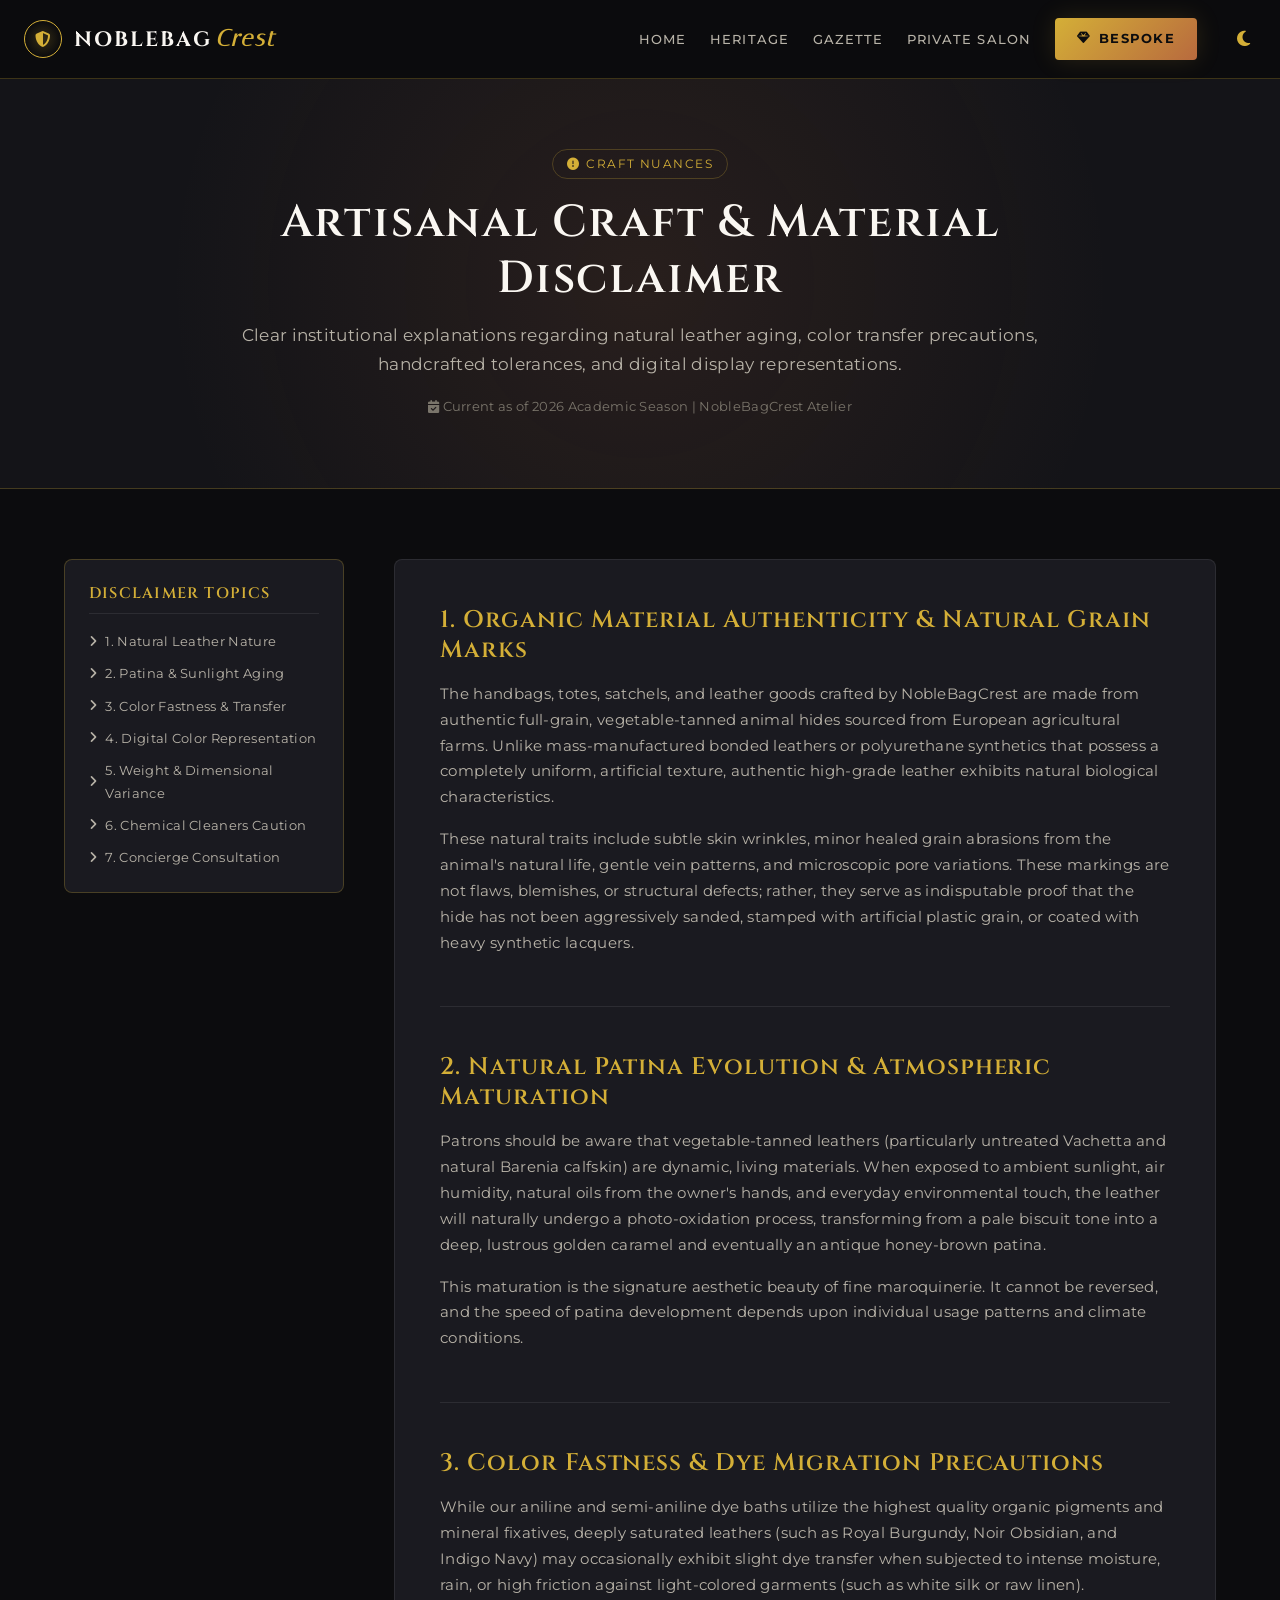
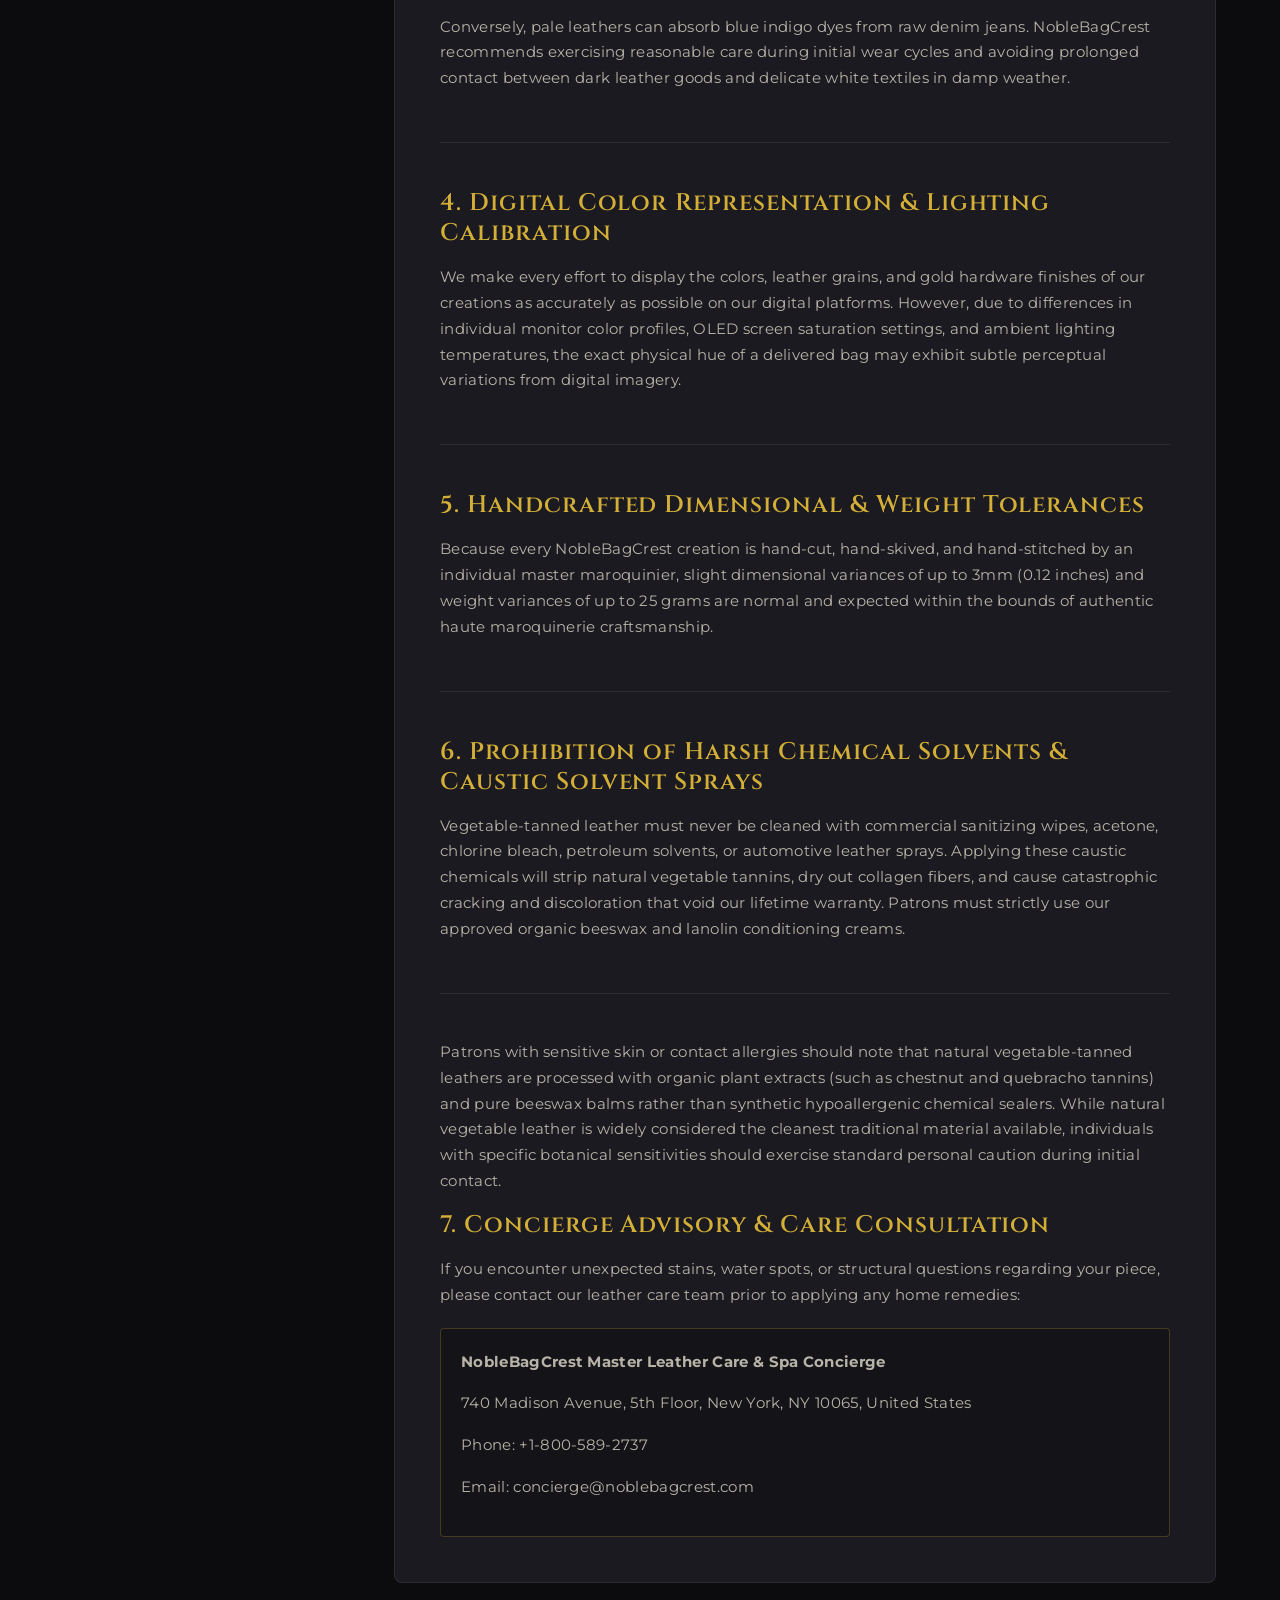
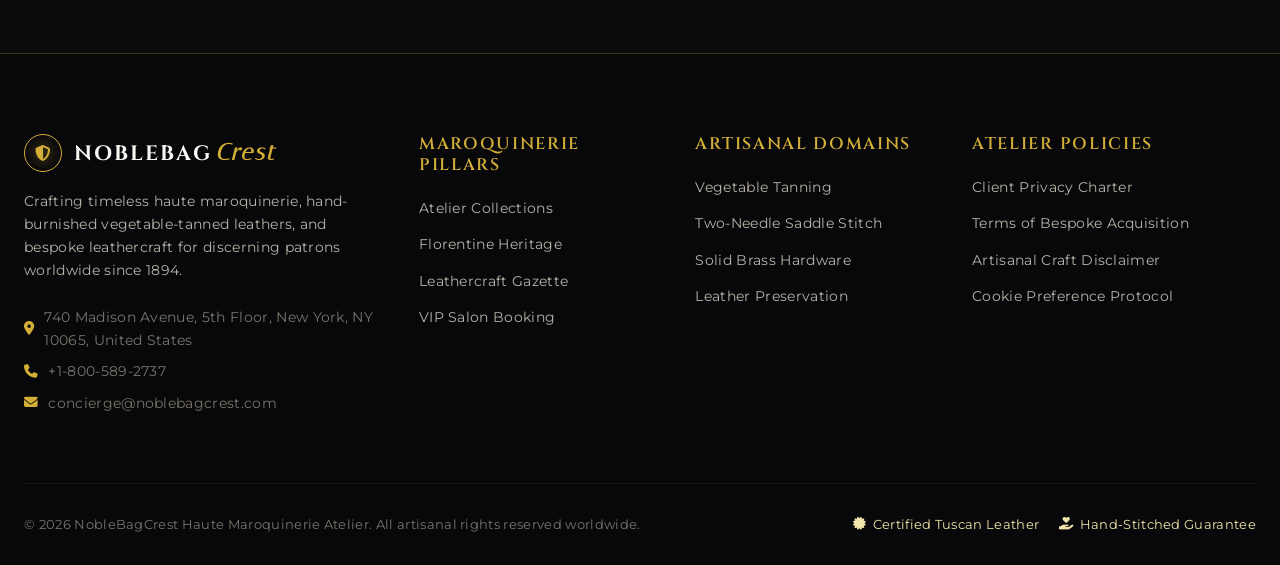
<file: disclaimer.html>
<!DOCTYPE html>
<html lang="en">
<head>
    <meta charset="UTF-8">
    <meta name="viewport" content="width=device-width, initial-scale=1.0">
    <title>Artisanal Craft & Leather Care Disclaimer | NobleBagCrest</title>
    <meta name="description" content="Read the artisanal craft disclaimer detailing natural leather characteristics, patina development, environmental care boundaries, and third-party citations.">
    <link rel="canonical" href="https://noblebagcrest.com/disclaimer.html">
    <meta name="og:title" content="Artisanal Craft Disclaimer | NobleBagCrest">
    <meta name="og:description" content="Artisanal craftsmanship boundaries, natural leather characteristics, and care guidelines at NobleBagCrest.">
    <meta name="og:type" content="website">
    <meta name="og:url" content="https://noblebagcrest.com/disclaimer.html">
    <link rel="stylesheet" href="style.css">
    <link rel="preconnect" href="https://fonts.googleapis.com">
    <link rel="preconnect" href="https://fonts.gstatic.com" crossorigin>
    <link href="https://fonts.googleapis.com/css2?family=Cinzel:wght@400;600;700;800;900&family=Italiana&family=Montserrat:wght@300;400;500;600;700&family=Plus+Jakarta+Sans:wght@300;400;500;600;700&display=swap" rel="stylesheet">
    <link rel="stylesheet" href="https://cdnjs.cloudflare.com/ajax/libs/font-awesome/6.4.0/css/all.min.css">
    <!-- Google tag (gtag.js) -->
<script async src="https://www.googletagmanager.com/gtag/js?id=G-0LY0HY7L01"></script>
<script>
  window.dataLayer = window.dataLayer || [];
  function gtag(){dataLayer.push(arguments);}
  gtag('js', new Date());

  gtag('config', 'G-0LY0HY7L01');
</script>
</head>
<body>
    <nav class="navbar" id="mainNav">
    <div class="nav-container">
        <a href="index.html" class="brand-logo">
            <span class="logo-crest"><i class="fas fa-shield-halved"></i></span>
            <span class="logo-text">NobleBag<span class="logo-accent">Crest</span></span>
        </a>
        <div class="nav-links" id="navLinks">
            <a href="index.html" class="nav-link ">Home</a>
            <a href="about.html" class="nav-link ">Heritage</a>
            <a href="blog.html" class="nav-link ">Gazette</a>
            <a href="contact.html" class="nav-link ">Private Salon</a>
            <a href="contact.html" class="nav-cta-btn"><i class="fas fa-gem"></i> Bespoke</a>
            <button class="theme-toggle-btn" id="themeToggleBtn" aria-label="Toggle theme mode">
                <i class="fas fa-moon"></i>
            </button>
        </div>
        <button class="mobile-toggle" id="mobileToggle" aria-label="Toggle navigation menu">
            <i class="fas fa-bars"></i>
        </button>
    </div>
</nav>

    <header class="page-header">
        <div class="page-header-container">
            <span class="sub-badge"><i class="fas fa-circle-exclamation"></i> Craft Nuances</span>
            <h1 class="page-title">Artisanal Craft & Material Disclaimer</h1>
            <p class="page-subtitle">Clear institutional explanations regarding natural leather aging, color transfer precautions, handcrafted tolerances, and digital display representations.</p>
            <p class="policy-meta-date"><i class="fas fa-calendar-check"></i> Current as of 2026 Academic Season | NobleBagCrest Atelier</p>
        </div>
    </header>

    <main class="legal-main">
        <div class="legal-container">
            <div class="legal-sidebar">
                <div class="legal-nav-box">
                    <h4>Disclaimer Topics</h4>
                    <ul>
                        <li><a href="#disc-1"><i class="fas fa-angle-right"></i> 1. Natural Leather Nature</a></li>
                        <li><a href="#disc-2"><i class="fas fa-angle-right"></i> 2. Patina & Sunlight Aging</a></li>
                        <li><a href="#disc-3"><i class="fas fa-angle-right"></i> 3. Color Fastness & Transfer</a></li>
                        <li><a href="#disc-4"><i class="fas fa-angle-right"></i> 4. Digital Color Representation</a></li>
                        <li><a href="#disc-5"><i class="fas fa-angle-right"></i> 5. Weight & Dimensional Variance</a></li>
                        <li><a href="#disc-6"><i class="fas fa-angle-right"></i> 6. Chemical Cleaners Caution</a></li>
                        <li><a href="#disc-7"><i class="fas fa-angle-right"></i> 7. Concierge Consultation</a></li>
                    </ul>
                </div>
            </div>

            <div class="legal-body">
                <section id="disc-1" class="legal-section">
                    <h2>1. Organic Material Authenticity & Natural Grain Marks</h2>
                    <p>The handbags, totes, satchels, and leather goods crafted by NobleBagCrest are made from authentic full-grain, vegetable-tanned animal hides sourced from European agricultural farms. Unlike mass-manufactured bonded leathers or polyurethane synthetics that possess a completely uniform, artificial texture, authentic high-grade leather exhibits natural biological characteristics.</p>
                    <p>These natural traits include subtle skin wrinkles, minor healed grain abrasions from the animal's natural life, gentle vein patterns, and microscopic pore variations. These markings are not flaws, blemishes, or structural defects; rather, they serve as indisputable proof that the hide has not been aggressively sanded, stamped with artificial plastic grain, or coated with heavy synthetic lacquers.</p>
                </section>

                <section id="disc-2" class="legal-section">
                    <h2>2. Natural Patina Evolution & Atmospheric Maturation</h2>
                    <p>Patrons should be aware that vegetable-tanned leathers (particularly untreated Vachetta and natural Barenia calfskin) are dynamic, living materials. When exposed to ambient sunlight, air humidity, natural oils from the owner's hands, and everyday environmental touch, the leather will naturally undergo a photo-oxidation process, transforming from a pale biscuit tone into a deep, lustrous golden caramel and eventually an antique honey-brown patina.</p>
                    <p>This maturation is the signature aesthetic beauty of fine maroquinerie. It cannot be reversed, and the speed of patina development depends upon individual usage patterns and climate conditions.</p>
                </section>

                <section id="disc-3" class="legal-section">
                    <h2>3. Color Fastness & Dye Migration Precautions</h2>
                    <p>While our aniline and semi-aniline dye baths utilize the highest quality organic pigments and mineral fixatives, deeply saturated leathers (such as Royal Burgundy, Noir Obsidian, and Indigo Navy) may occasionally exhibit slight dye transfer when subjected to intense moisture, rain, or high friction against light-colored garments (such as white silk or raw linen).</p>
                    <p>Conversely, pale leathers can absorb blue indigo dyes from raw denim jeans. NobleBagCrest recommends exercising reasonable care during initial wear cycles and avoiding prolonged contact between dark leather goods and delicate white textiles in damp weather.</p>
                </section>

                <section id="disc-4" class="legal-section">
                    <h2>4. Digital Color Representation & Lighting Calibration</h2>
                    <p>We make every effort to display the colors, leather grains, and gold hardware finishes of our creations as accurately as possible on our digital platforms. However, due to differences in individual monitor color profiles, OLED screen saturation settings, and ambient lighting temperatures, the exact physical hue of a delivered bag may exhibit subtle perceptual variations from digital imagery.</p>
                </section>

                <section id="disc-5" class="legal-section">
                    <h2>5. Handcrafted Dimensional & Weight Tolerances</h2>
                    <p>Because every NobleBagCrest creation is hand-cut, hand-skived, and hand-stitched by an individual master maroquinier, slight dimensional variances of up to 3mm (0.12 inches) and weight variances of up to 25 grams are normal and expected within the bounds of authentic haute maroquinerie craftsmanship.</p>
                </section>

                <section id="disc-6" class="legal-section">
                    <h2>6. Prohibition of Harsh Chemical Solvents & Caustic Solvent Sprays</h2>
                    <p>Vegetable-tanned leather must never be cleaned with commercial sanitizing wipes, acetone, chlorine bleach, petroleum solvents, or automotive leather sprays. Applying these caustic chemicals will strip natural vegetable tannins, dry out collagen fibers, and cause catastrophic cracking and discoloration that void our lifetime warranty. Patrons must strictly use our approved organic beeswax and lanolin conditioning creams.</p>
                </section>

                <section id="disc-7" class="legal-section">
                    
                    <p>Patrons with sensitive skin or contact allergies should note that natural vegetable-tanned leathers are processed with organic plant extracts (such as chestnut and quebracho tannins) and pure beeswax balms rather than synthetic hypoallergenic chemical sealers. While natural vegetable leather is widely considered the cleanest traditional material available, individuals with specific botanical sensitivities should exercise standard personal caution during initial contact.</p>

                <section id="disc-7" class="legal-section">
                    <h2>7. Concierge Advisory & Care Consultation</h2>
                    <p>If you encounter unexpected stains, water spots, or structural questions regarding your piece, please contact our leather care team prior to applying any home remedies:</p>
                    <div class="legal-contact-card">
                        <p><strong>NobleBagCrest Master Leather Care & Spa Concierge</strong></p>
                        <p>740 Madison Avenue, 5th Floor, New York, NY 10065, United States</p>
                        <p>Phone: +1-800-589-2737</p>
                        <p>Email: <a href="mailto:concierge@noblebagcrest.com">concierge@noblebagcrest.com</a></p>
                    </div>
                </section>
            </div>
        </div>
    </main>

    <footer class="footer-root">
    <div class="footer-container">
        <div class="footer-grid">
            <div class="footer-col brand-col">
                <a href="index.html" class="footer-logo">
                    <span class="logo-crest"><i class="fas fa-shield-halved"></i></span>
                    <span class="logo-text">NobleBag<span class="logo-accent">Crest</span></span>
                </a>
                <p class="footer-tagline">Crafting timeless haute maroquinerie, hand-burnished vegetable-tanned leathers, and bespoke leathercraft for discerning patrons worldwide since 1894.</p>
                <div class="contact-brief">
                    <p><i class="fas fa-location-dot"></i> 740 Madison Avenue, 5th Floor, New York, NY 10065, United States</p>
                    <p><i class="fas fa-phone"></i> +1-800-589-2737</p>
                    <p><i class="fas fa-envelope"></i> concierge@noblebagcrest.com</p>
                </div>
            </div>
            <div class="footer-col">
                <h4 class="footer-heading">Maroquinerie Pillars</h4>
                <ul class="footer-nav-list">
                    <li><a href="index.html">Atelier Collections</a></li>
                    <li><a href="about.html">Florentine Heritage</a></li>
                    <li><a href="blog.html">Leathercraft Gazette</a></li>
                    <li><a href="contact.html">VIP Salon Booking</a></li>
                </ul>
            </div>
            <div class="footer-col">
                <h4 class="footer-heading">Artisanal Domains</h4>
                <ul class="footer-nav-list">
                    <li><a href="blog/full-grain-leather-tanning-vegetable-vs-chrome-patina.html">Vegetable Tanning</a></li>
                    <li><a href="blog/the-art-of-saddle-stitching-hermes-traditional-leathercraft.html">Two-Needle Saddle Stitch</a></li>
                    <li><a href="blog/anatomy-of-a-luxury-tote-hardware-reinforcements-and-edge-paint.html">Solid Brass Hardware</a></li>
                    <li><a href="blog/preservation-and-restoration-of-vintage-leather-handbags.html">Leather Preservation</a></li>
                </ul>
            </div>
            <div class="footer-col">
                <h4 class="footer-heading">Atelier Policies</h4>
                <ul class="footer-nav-list">
                    <li><a href="privacy.html">Client Privacy Charter</a></li>
                    <li><a href="terms.html">Terms of Bespoke Acquisition</a></li>
                    <li><a href="disclaimer.html">Artisanal Craft Disclaimer</a></li>
                    <li><a href="cookies.html">Cookie Preference Protocol</a></li>
                </ul>
            </div>
        </div>
        <div class="footer-bottom">
            <p>&copy; 2026 NobleBagCrest Haute Maroquinerie Atelier. All artisanal rights reserved worldwide.</p>
            <div class="footer-trust-badges">
                <span><i class="fas fa-certificate"></i> Certified Tuscan Leather</span>
                <span><i class="fas fa-hand-holding-heart"></i> Hand-Stitched Guarantee</span>
            </div>
        </div>
    </div>
</footer>
    <script src="script.js"></script>
</body>
</html>
</file>
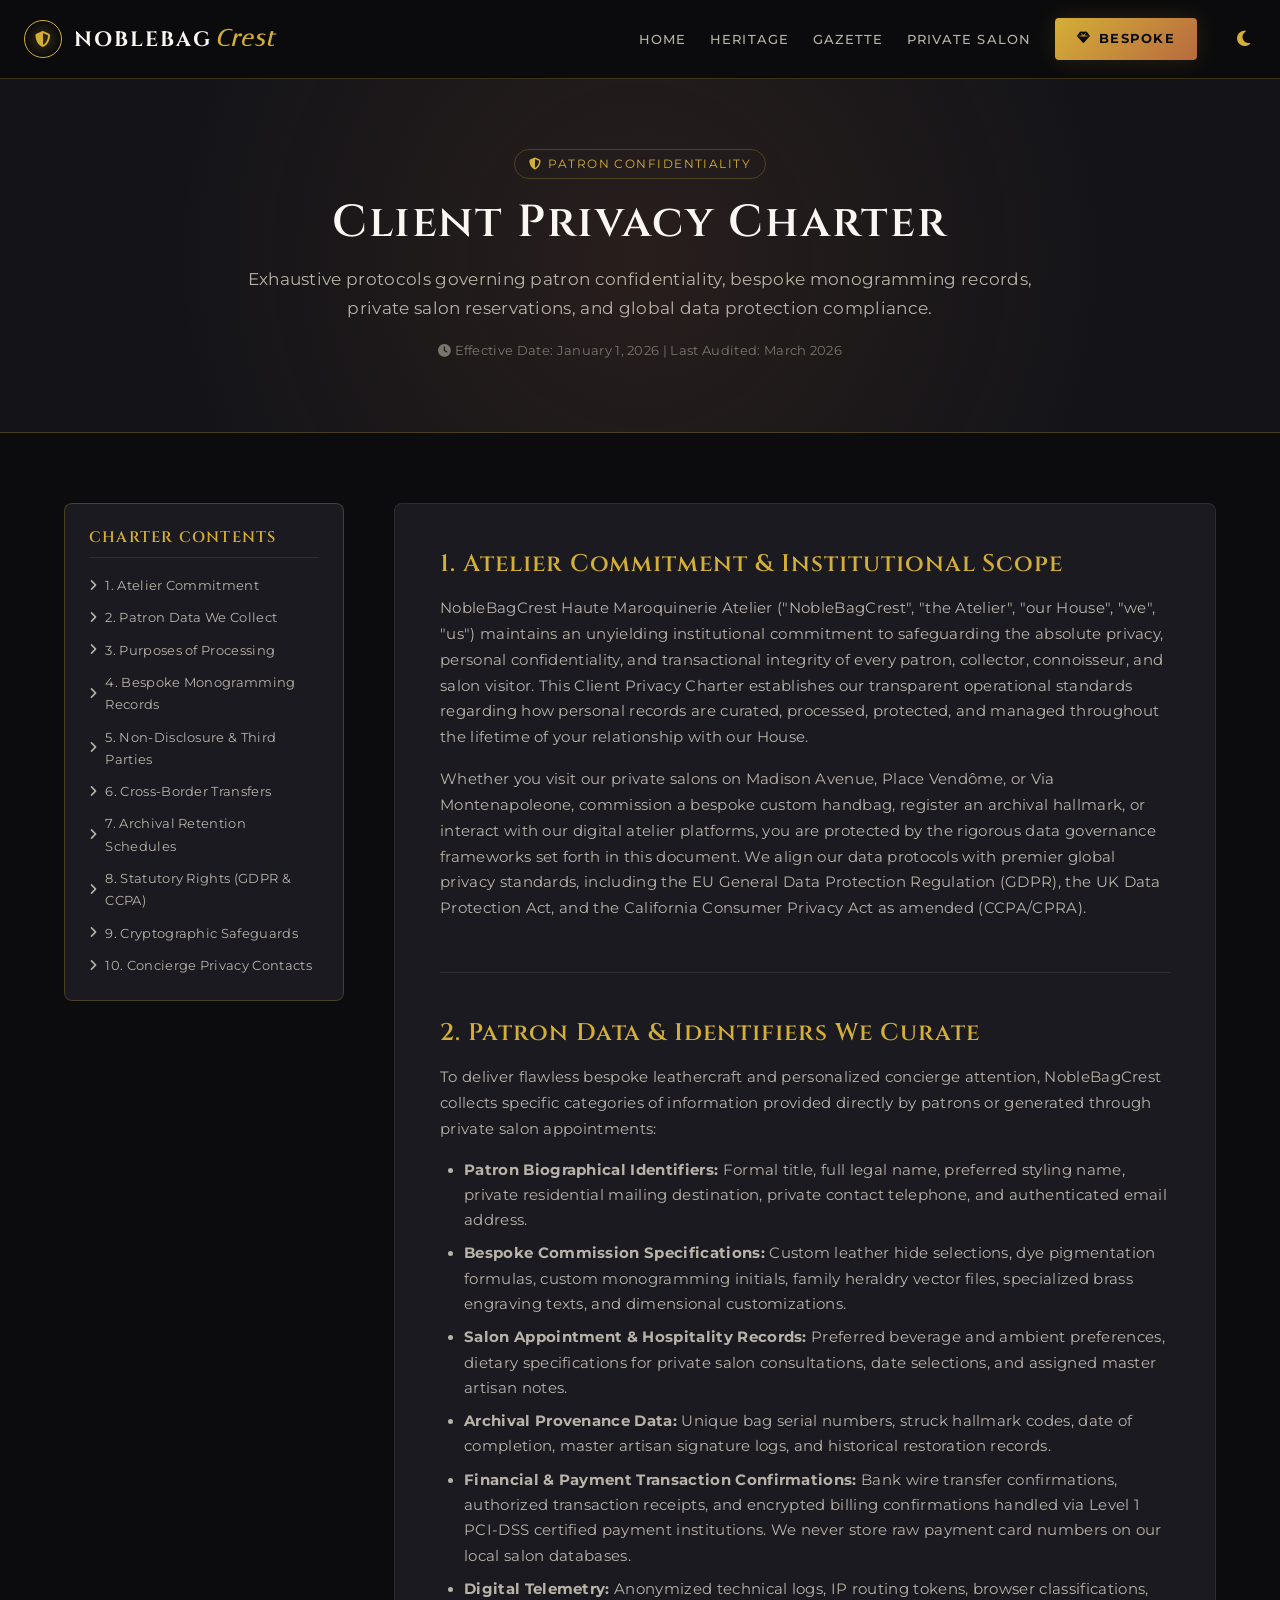
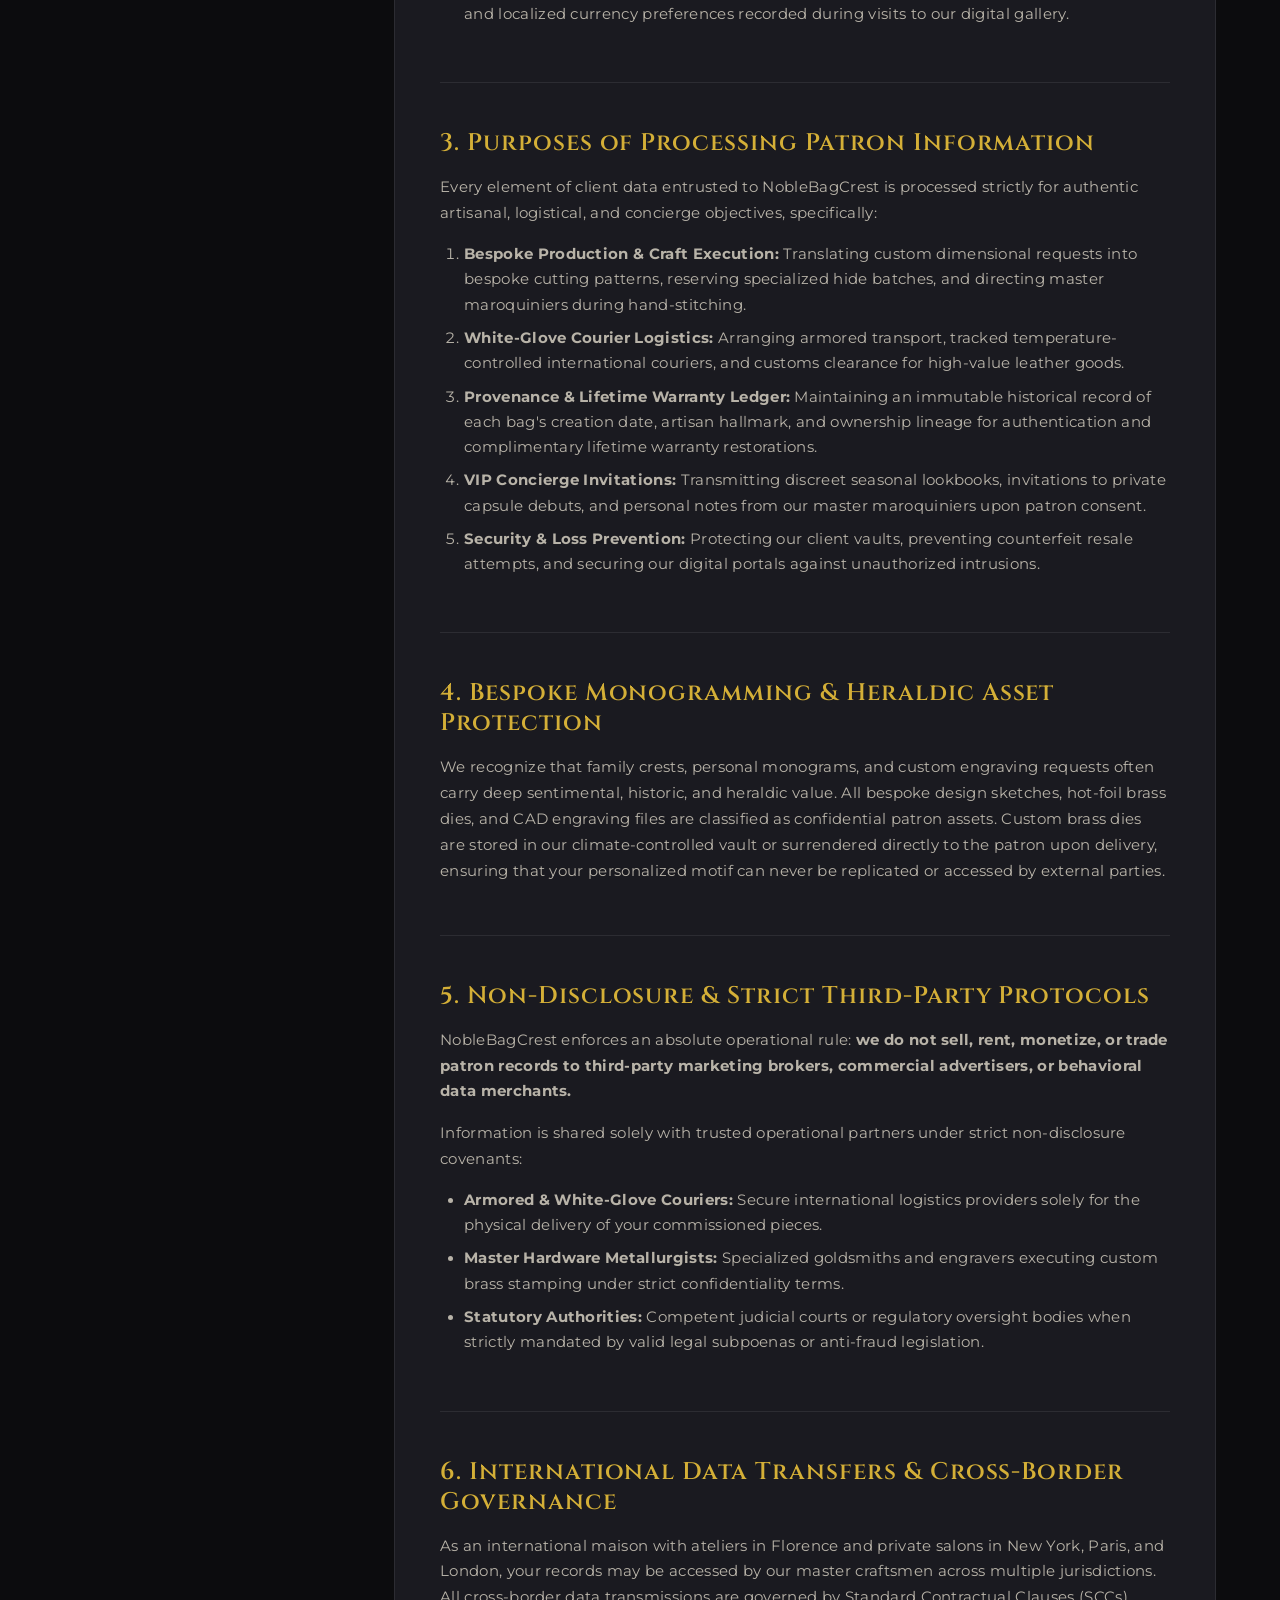
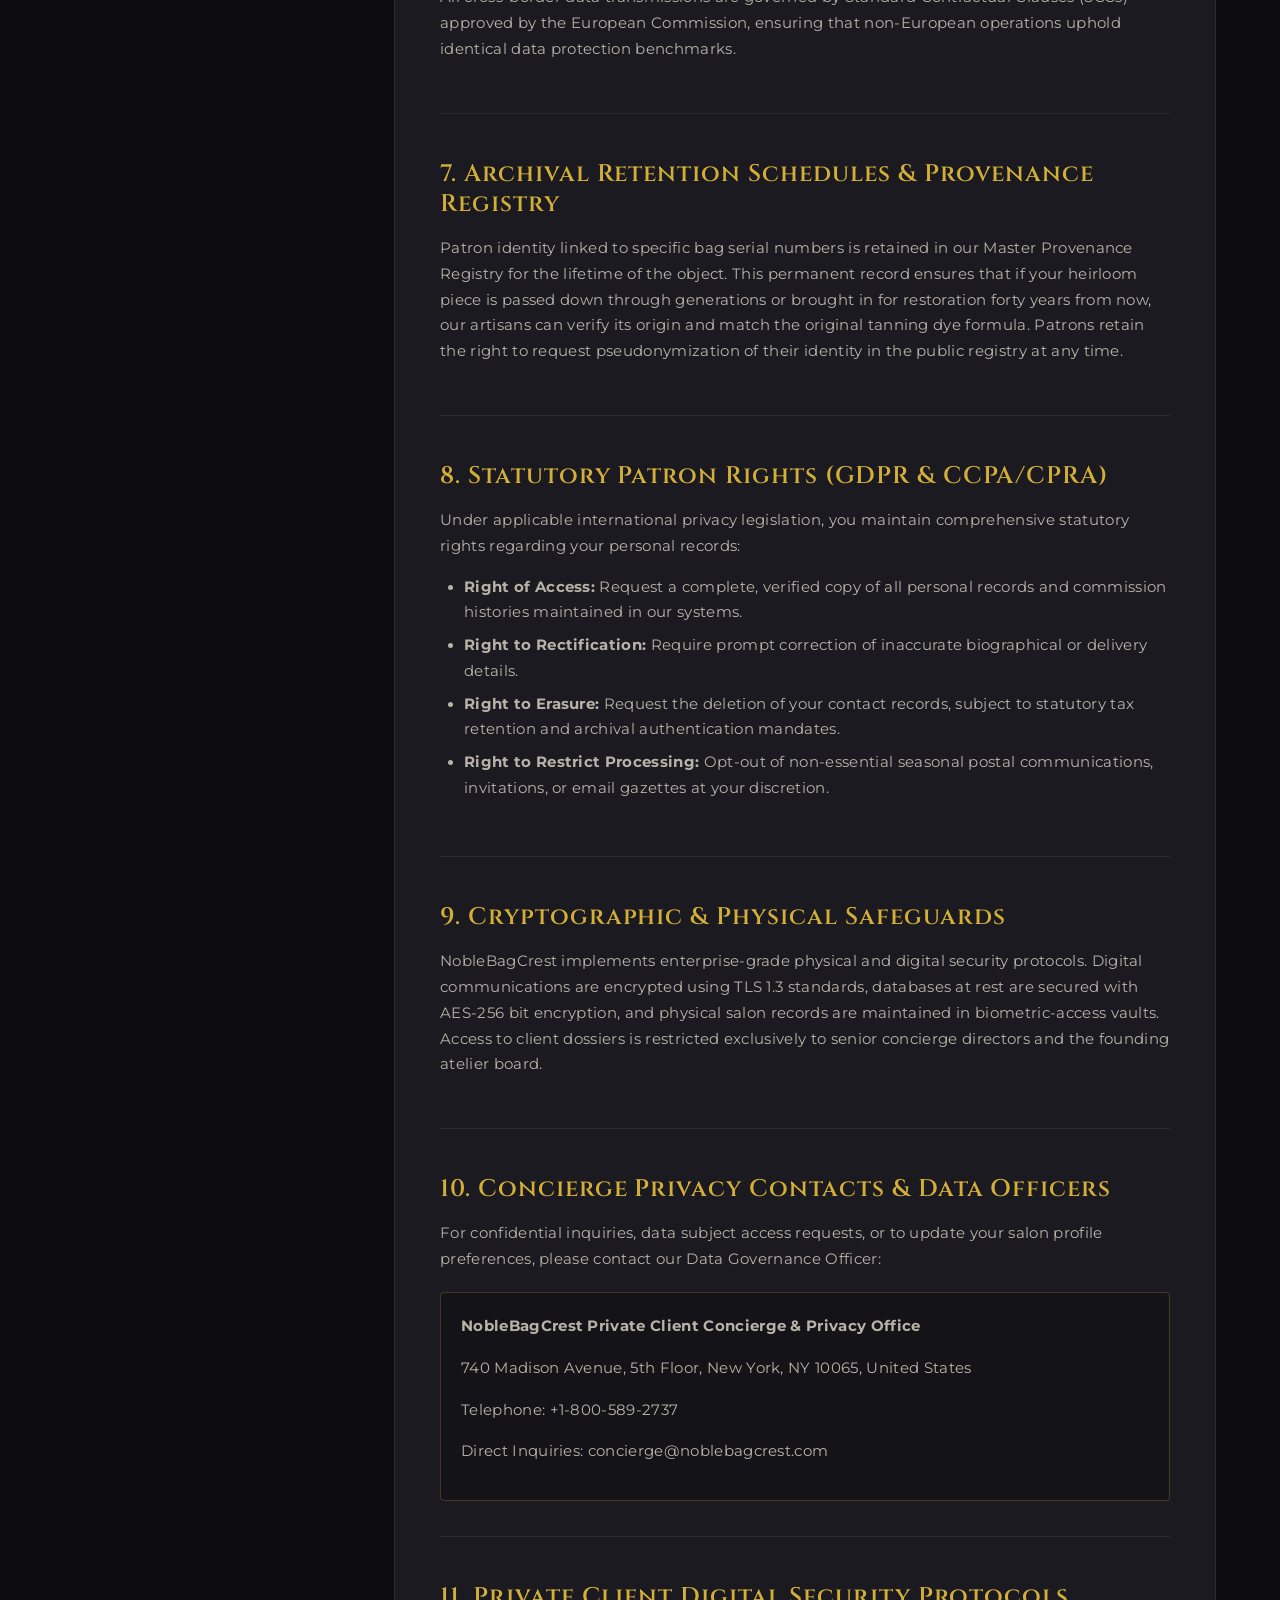
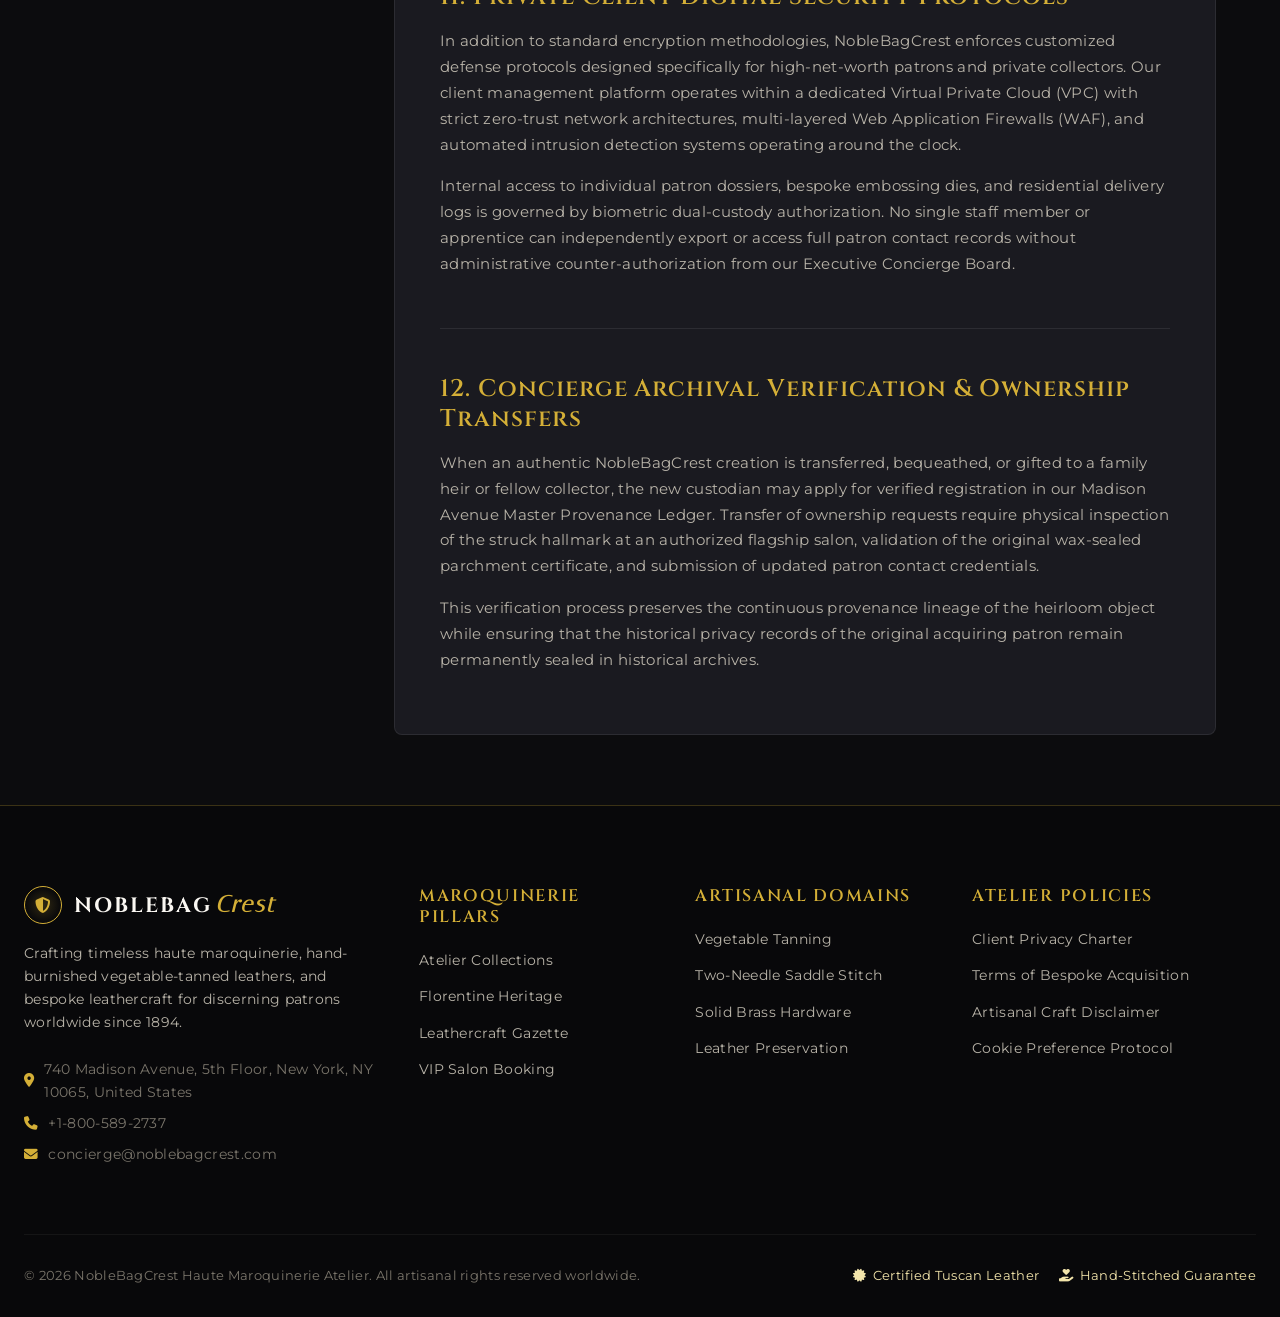
<file: privacy.html>
<!DOCTYPE html>
<html lang="en">
<head>
    <meta charset="UTF-8">
    <meta name="viewport" content="width=device-width, initial-scale=1.0">
    <title>Client Privacy Charter & Data Governance | NobleBagCrest</title>
    <meta name="description" content="Discover the confidential data governance protocols, VIP salon privacy safeguards, and client confidentiality standards at NobleBagCrest.">
    <link rel="canonical" href="https://noblebagcrest.com/privacy.html">
    <meta name="og:title" content="Client Privacy Charter | NobleBagCrest">
    <meta name="og:description" content="Institutional privacy protocols, private salon confidentiality, and bespoke commission data safeguards.">
    <meta name="og:type" content="website">
    <meta name="og:url" content="https://noblebagcrest.com/privacy.html">
    <link rel="stylesheet" href="style.css">
    <link rel="preconnect" href="https://fonts.googleapis.com">
    <link rel="preconnect" href="https://fonts.gstatic.com" crossorigin>
    <link href="https://fonts.googleapis.com/css2?family=Cinzel:wght@400;600;700;800;900&family=Italiana&family=Montserrat:wght@300;400;500;600;700&family=Plus+Jakarta+Sans:wght@300;400;500;600;700&display=swap" rel="stylesheet">
    <link rel="stylesheet" href="https://cdnjs.cloudflare.com/ajax/libs/font-awesome/6.4.0/css/all.min.css">
    <!-- Google tag (gtag.js) -->
<script async src="https://www.googletagmanager.com/gtag/js?id=G-0LY0HY7L01"></script>
<script>
  window.dataLayer = window.dataLayer || [];
  function gtag(){dataLayer.push(arguments);}
  gtag('js', new Date());

  gtag('config', 'G-0LY0HY7L01');
</script>
</head>
<body>
    <nav class="navbar" id="mainNav">
    <div class="nav-container">
        <a href="index.html" class="brand-logo">
            <span class="logo-crest"><i class="fas fa-shield-halved"></i></span>
            <span class="logo-text">NobleBag<span class="logo-accent">Crest</span></span>
        </a>
        <div class="nav-links" id="navLinks">
            <a href="index.html" class="nav-link ">Home</a>
            <a href="about.html" class="nav-link ">Heritage</a>
            <a href="blog.html" class="nav-link ">Gazette</a>
            <a href="contact.html" class="nav-link ">Private Salon</a>
            <a href="contact.html" class="nav-cta-btn"><i class="fas fa-gem"></i> Bespoke</a>
            <button class="theme-toggle-btn" id="themeToggleBtn" aria-label="Toggle theme mode">
                <i class="fas fa-moon"></i>
            </button>
        </div>
        <button class="mobile-toggle" id="mobileToggle" aria-label="Toggle navigation menu">
            <i class="fas fa-bars"></i>
        </button>
    </div>
</nav>

    <header class="page-header">
        <div class="page-header-container">
            <span class="sub-badge"><i class="fas fa-shield-halved"></i> Patron Confidentiality</span>
            <h1 class="page-title">Client Privacy Charter</h1>
            <p class="page-subtitle">Exhaustive protocols governing patron confidentiality, bespoke monogramming records, private salon reservations, and global data protection compliance.</p>
            <p class="policy-meta-date"><i class="fas fa-clock"></i> Effective Date: January 1, 2026 | Last Audited: March 2026</p>
        </div>
    </header>

    <main class="legal-main">
        <div class="legal-container">
            <div class="legal-sidebar">
                <div class="legal-nav-box">
                    <h4>Charter Contents</h4>
                    <ul>
                        <li><a href="#section-1"><i class="fas fa-angle-right"></i> 1. Atelier Commitment</a></li>
                        <li><a href="#section-2"><i class="fas fa-angle-right"></i> 2. Patron Data We Collect</a></li>
                        <li><a href="#section-3"><i class="fas fa-angle-right"></i> 3. Purposes of Processing</a></li>
                        <li><a href="#section-4"><i class="fas fa-angle-right"></i> 4. Bespoke Monogramming Records</a></li>
                        <li><a href="#section-5"><i class="fas fa-angle-right"></i> 5. Non-Disclosure & Third Parties</a></li>
                        <li><a href="#section-6"><i class="fas fa-angle-right"></i> 6. Cross-Border Transfers</a></li>
                        <li><a href="#section-7"><i class="fas fa-angle-right"></i> 7. Archival Retention Schedules</a></li>
                        <li><a href="#section-8"><i class="fas fa-angle-right"></i> 8. Statutory Rights (GDPR & CCPA)</a></li>
                        <li><a href="#section-9"><i class="fas fa-angle-right"></i> 9. Cryptographic Safeguards</a></li>
                        <li><a href="#section-10"><i class="fas fa-angle-right"></i> 10. Concierge Privacy Contacts</a></li>
                    </ul>
                </div>
            </div>

            <div class="legal-body">
                <section id="section-1" class="legal-section">
                    <h2>1. Atelier Commitment & Institutional Scope</h2>
                    <p>NobleBagCrest Haute Maroquinerie Atelier ("NobleBagCrest", "the Atelier", "our House", "we", "us") maintains an unyielding institutional commitment to safeguarding the absolute privacy, personal confidentiality, and transactional integrity of every patron, collector, connoisseur, and salon visitor. This Client Privacy Charter establishes our transparent operational standards regarding how personal records are curated, processed, protected, and managed throughout the lifetime of your relationship with our House.</p>
                    <p>Whether you visit our private salons on Madison Avenue, Place Vendôme, or Via Montenapoleone, commission a bespoke custom handbag, register an archival hallmark, or interact with our digital atelier platforms, you are protected by the rigorous data governance frameworks set forth in this document. We align our data protocols with premier global privacy standards, including the EU General Data Protection Regulation (GDPR), the UK Data Protection Act, and the California Consumer Privacy Act as amended (CCPA/CPRA).</p>
                </section>

                <section id="section-2" class="legal-section">
                    <h2>2. Patron Data & Identifiers We Curate</h2>
                    <p>To deliver flawless bespoke leathercraft and personalized concierge attention, NobleBagCrest collects specific categories of information provided directly by patrons or generated through private salon appointments:</p>
                    <ul>
                        <li><strong>Patron Biographical Identifiers:</strong> Formal title, full legal name, preferred styling name, private residential mailing destination, private contact telephone, and authenticated email address.</li>
                        <li><strong>Bespoke Commission Specifications:</strong> Custom leather hide selections, dye pigmentation formulas, custom monogramming initials, family heraldry vector files, specialized brass engraving texts, and dimensional customizations.</li>
                        <li><strong>Salon Appointment & Hospitality Records:</strong> Preferred beverage and ambient preferences, dietary specifications for private salon consultations, date selections, and assigned master artisan notes.</li>
                        <li><strong>Archival Provenance Data:</strong> Unique bag serial numbers, struck hallmark codes, date of completion, master artisan signature logs, and historical restoration records.</li>
                        <li><strong>Financial & Payment Transaction Confirmations:</strong> Bank wire transfer confirmations, authorized transaction receipts, and encrypted billing confirmations handled via Level 1 PCI-DSS certified payment institutions. We never store raw payment card numbers on our local salon databases.</li>
                        <li><strong>Digital Telemetry:</strong> Anonymized technical logs, IP routing tokens, browser classifications, and localized currency preferences recorded during visits to our digital gallery.</li>
                    </ul>
                </section>

                <section id="section-3" class="legal-section">
                    <h2>3. Purposes of Processing Patron Information</h2>
                    <p>Every element of client data entrusted to NobleBagCrest is processed strictly for authentic artisanal, logistical, and concierge objectives, specifically:</p>
                    <ol>
                        <li><strong>Bespoke Production & Craft Execution:</strong> Translating custom dimensional requests into bespoke cutting patterns, reserving specialized hide batches, and directing master maroquiniers during hand-stitching.</li>
                        <li><strong>White-Glove Courier Logistics:</strong> Arranging armored transport, tracked temperature-controlled international couriers, and customs clearance for high-value leather goods.</li>
                        <li><strong>Provenance & Lifetime Warranty Ledger:</strong> Maintaining an immutable historical record of each bag's creation date, artisan hallmark, and ownership lineage for authentication and complimentary lifetime warranty restorations.</li>
                        <li><strong>VIP Concierge Invitations:</strong> Transmitting discreet seasonal lookbooks, invitations to private capsule debuts, and personal notes from our master maroquiniers upon patron consent.</li>
                        <li><strong>Security & Loss Prevention:</strong> Protecting our client vaults, preventing counterfeit resale attempts, and securing our digital portals against unauthorized intrusions.</li>
                    </ol>
                </section>

                <section id="section-4" class="legal-section">
                    <h2>4. Bespoke Monogramming & Heraldic Asset Protection</h2>
                    <p>We recognize that family crests, personal monograms, and custom engraving requests often carry deep sentimental, historic, and heraldic value. All bespoke design sketches, hot-foil brass dies, and CAD engraving files are classified as confidential patron assets. Custom brass dies are stored in our climate-controlled vault or surrendered directly to the patron upon delivery, ensuring that your personalized motif can never be replicated or accessed by external parties.</p>
                </section>

                <section id="section-5" class="legal-section">
                    <h2>5. Non-Disclosure & Strict Third-Party Protocols</h2>
                    <p>NobleBagCrest enforces an absolute operational rule: <strong>we do not sell, rent, monetize, or trade patron records to third-party marketing brokers, commercial advertisers, or behavioral data merchants.</strong></p>
                    <p>Information is shared solely with trusted operational partners under strict non-disclosure covenants:</p>
                    <ul>
                        <li><strong>Armored & White-Glove Couriers:</strong> Secure international logistics providers solely for the physical delivery of your commissioned pieces.</li>
                        <li><strong>Master Hardware Metallurgists:</strong> Specialized goldsmiths and engravers executing custom brass stamping under strict confidentiality terms.</li>
                        <li><strong>Statutory Authorities:</strong> Competent judicial courts or regulatory oversight bodies when strictly mandated by valid legal subpoenas or anti-fraud legislation.</li>
                    </ul>
                </section>

                <section id="section-6" class="legal-section">
                    <h2>6. International Data Transfers & Cross-Border Governance</h2>
                    <p>As an international maison with ateliers in Florence and private salons in New York, Paris, and London, your records may be accessed by our master craftsmen across multiple jurisdictions. All cross-border data transmissions are governed by Standard Contractual Clauses (SCCs) approved by the European Commission, ensuring that non-European operations uphold identical data protection benchmarks.</p>
                </section>

                <section id="section-7" class="legal-section">
                    <h2>7. Archival Retention Schedules & Provenance Registry</h2>
                    <p>Patron identity linked to specific bag serial numbers is retained in our Master Provenance Registry for the lifetime of the object. This permanent record ensures that if your heirloom piece is passed down through generations or brought in for restoration forty years from now, our artisans can verify its origin and match the original tanning dye formula. Patrons retain the right to request pseudonymization of their identity in the public registry at any time.</p>
                </section>

                <section id="section-8" class="legal-section">
                    <h2>8. Statutory Patron Rights (GDPR & CCPA/CPRA)</h2>
                    <p>Under applicable international privacy legislation, you maintain comprehensive statutory rights regarding your personal records:</p>
                    <ul>
                        <li><strong>Right of Access:</strong> Request a complete, verified copy of all personal records and commission histories maintained in our systems.</li>
                        <li><strong>Right to Rectification:</strong> Require prompt correction of inaccurate biographical or delivery details.</li>
                        <li><strong>Right to Erasure:</strong> Request the deletion of your contact records, subject to statutory tax retention and archival authentication mandates.</li>
                        <li><strong>Right to Restrict Processing:</strong> Opt-out of non-essential seasonal postal communications, invitations, or email gazettes at your discretion.</li>
                    </ul>
                </section>

                <section id="section-9" class="legal-section">
                    <h2>9. Cryptographic & Physical Safeguards</h2>
                    <p>NobleBagCrest implements enterprise-grade physical and digital security protocols. Digital communications are encrypted using TLS 1.3 standards, databases at rest are secured with AES-256 bit encryption, and physical salon records are maintained in biometric-access vaults. Access to client dossiers is restricted exclusively to senior concierge directors and the founding atelier board.</p>
                </section>

                <section id="section-10" class="legal-section">
                    <h2>10. Concierge Privacy Contacts & Data Officers</h2>
                    <p>For confidential inquiries, data subject access requests, or to update your salon profile preferences, please contact our Data Governance Officer:</p>
                    <div class="legal-contact-card">
                        <p><strong>NobleBagCrest Private Client Concierge & Privacy Office</strong></p>
                        <p>740 Madison Avenue, 5th Floor, New York, NY 10065, United States</p>
                        <p>Telephone: +1-800-589-2737</p>
                        <p>Direct Inquiries: <a href="mailto:concierge@noblebagcrest.com">concierge@noblebagcrest.com</a></p>
                    </div>
                </section>

                <section id="section-11" class="legal-section">
                    <h2>11. Private Client Digital Security Protocols</h2>
                    <p>In addition to standard encryption methodologies, NobleBagCrest enforces customized defense protocols designed specifically for high-net-worth patrons and private collectors. Our client management platform operates within a dedicated Virtual Private Cloud (VPC) with strict zero-trust network architectures, multi-layered Web Application Firewalls (WAF), and automated intrusion detection systems operating around the clock.</p>
                    <p>Internal access to individual patron dossiers, bespoke embossing dies, and residential delivery logs is governed by biometric dual-custody authorization. No single staff member or apprentice can independently export or access full patron contact records without administrative counter-authorization from our Executive Concierge Board.</p>
                </section>

                <section id="section-12" class="legal-section">
                    <h2>12. Concierge Archival Verification & Ownership Transfers</h2>
                    <p>When an authentic NobleBagCrest creation is transferred, bequeathed, or gifted to a family heir or fellow collector, the new custodian may apply for verified registration in our Madison Avenue Master Provenance Ledger. Transfer of ownership requests require physical inspection of the struck hallmark at an authorized flagship salon, validation of the original wax-sealed parchment certificate, and submission of updated patron contact credentials.</p>
                    <p>This verification process preserves the continuous provenance lineage of the heirloom object while ensuring that the historical privacy records of the original acquiring patron remain permanently sealed in historical archives.</p>
                </section>
            </div>
        </div>
    </main>

    <footer class="footer-root">
    <div class="footer-container">
        <div class="footer-grid">
            <div class="footer-col brand-col">
                <a href="index.html" class="footer-logo">
                    <span class="logo-crest"><i class="fas fa-shield-halved"></i></span>
                    <span class="logo-text">NobleBag<span class="logo-accent">Crest</span></span>
                </a>
                <p class="footer-tagline">Crafting timeless haute maroquinerie, hand-burnished vegetable-tanned leathers, and bespoke leathercraft for discerning patrons worldwide since 1894.</p>
                <div class="contact-brief">
                    <p><i class="fas fa-location-dot"></i> 740 Madison Avenue, 5th Floor, New York, NY 10065, United States</p>
                    <p><i class="fas fa-phone"></i> +1-800-589-2737</p>
                    <p><i class="fas fa-envelope"></i> concierge@noblebagcrest.com</p>
                </div>
            </div>
            <div class="footer-col">
                <h4 class="footer-heading">Maroquinerie Pillars</h4>
                <ul class="footer-nav-list">
                    <li><a href="index.html">Atelier Collections</a></li>
                    <li><a href="about.html">Florentine Heritage</a></li>
                    <li><a href="blog.html">Leathercraft Gazette</a></li>
                    <li><a href="contact.html">VIP Salon Booking</a></li>
                </ul>
            </div>
            <div class="footer-col">
                <h4 class="footer-heading">Artisanal Domains</h4>
                <ul class="footer-nav-list">
                    <li><a href="blog/full-grain-leather-tanning-vegetable-vs-chrome-patina.html">Vegetable Tanning</a></li>
                    <li><a href="blog/the-art-of-saddle-stitching-hermes-traditional-leathercraft.html">Two-Needle Saddle Stitch</a></li>
                    <li><a href="blog/anatomy-of-a-luxury-tote-hardware-reinforcements-and-edge-paint.html">Solid Brass Hardware</a></li>
                    <li><a href="blog/preservation-and-restoration-of-vintage-leather-handbags.html">Leather Preservation</a></li>
                </ul>
            </div>
            <div class="footer-col">
                <h4 class="footer-heading">Atelier Policies</h4>
                <ul class="footer-nav-list">
                    <li><a href="privacy.html">Client Privacy Charter</a></li>
                    <li><a href="terms.html">Terms of Bespoke Acquisition</a></li>
                    <li><a href="disclaimer.html">Artisanal Craft Disclaimer</a></li>
                    <li><a href="cookies.html">Cookie Preference Protocol</a></li>
                </ul>
            </div>
        </div>
        <div class="footer-bottom">
            <p>&copy; 2026 NobleBagCrest Haute Maroquinerie Atelier. All artisanal rights reserved worldwide.</p>
            <div class="footer-trust-badges">
                <span><i class="fas fa-certificate"></i> Certified Tuscan Leather</span>
                <span><i class="fas fa-hand-holding-heart"></i> Hand-Stitched Guarantee</span>
            </div>
        </div>
    </div>
</footer>
    <script src="script.js"></script>
</body>
</html>
</file>
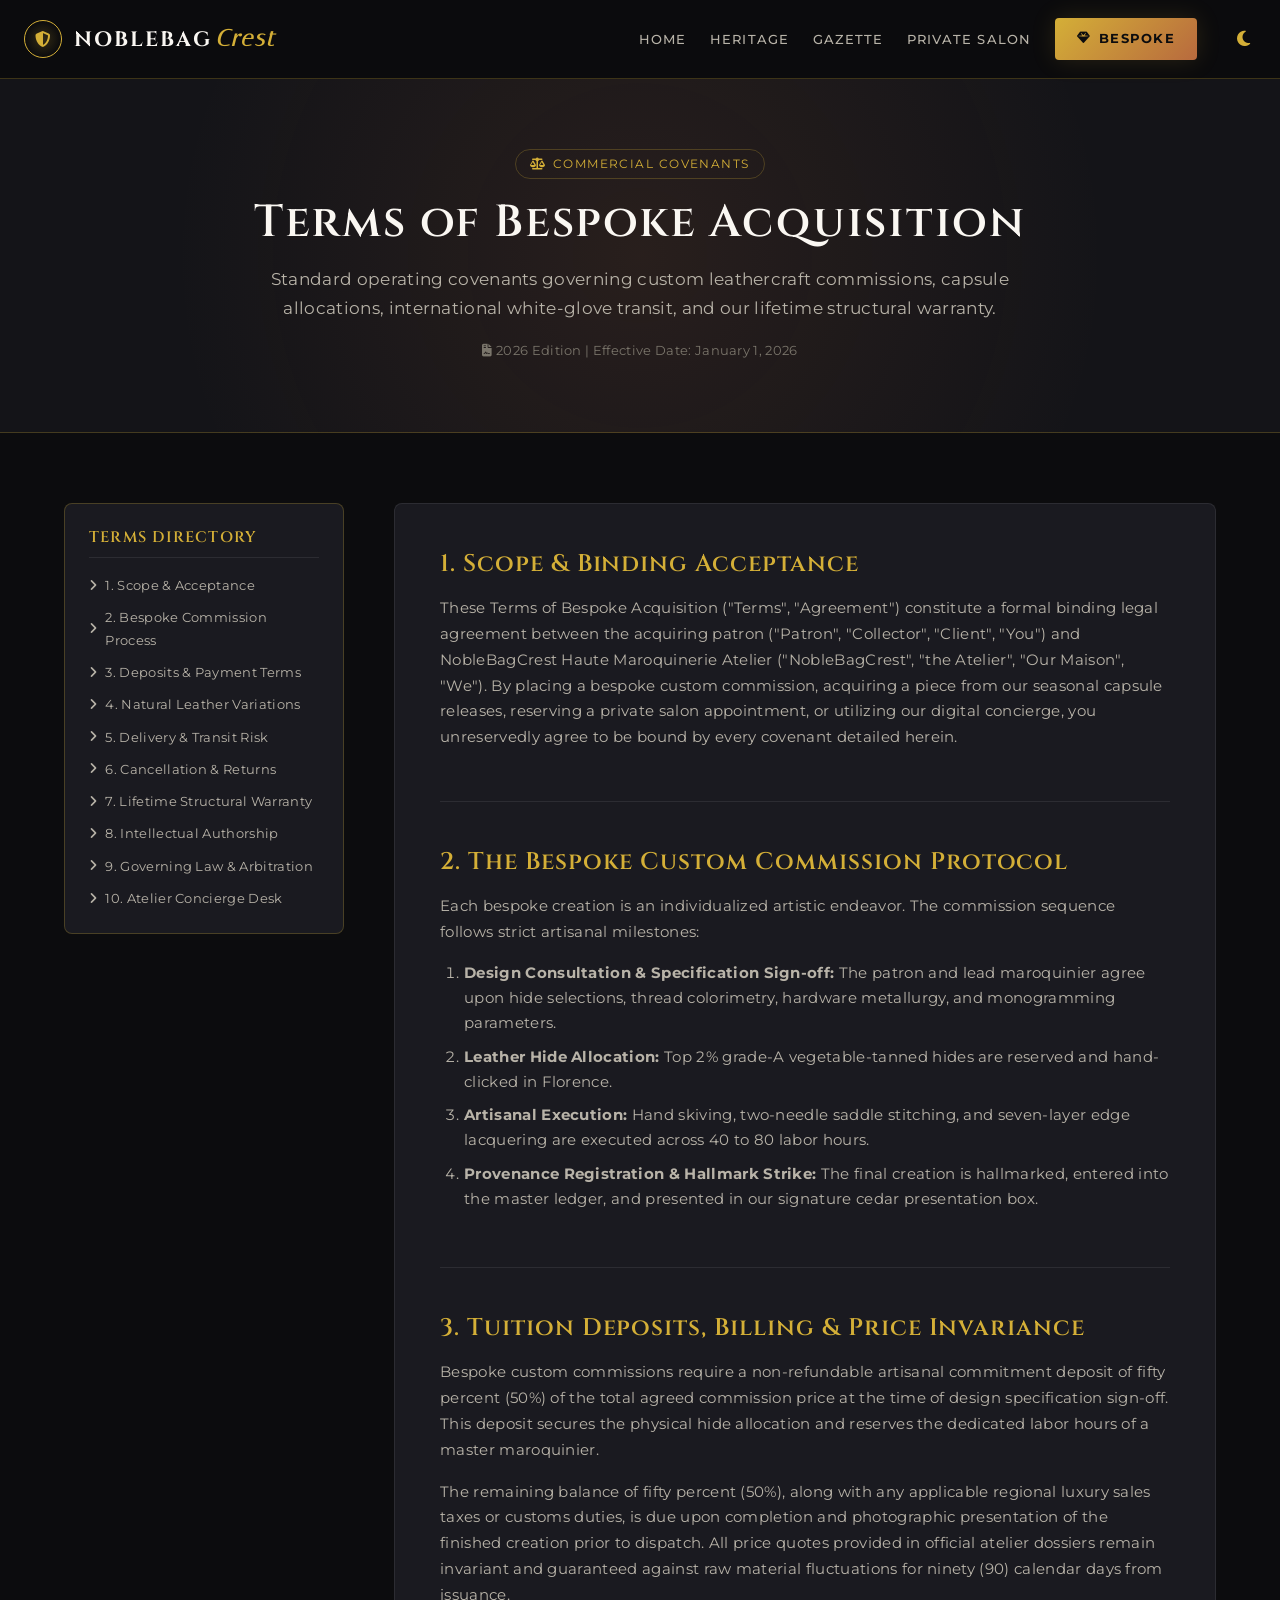
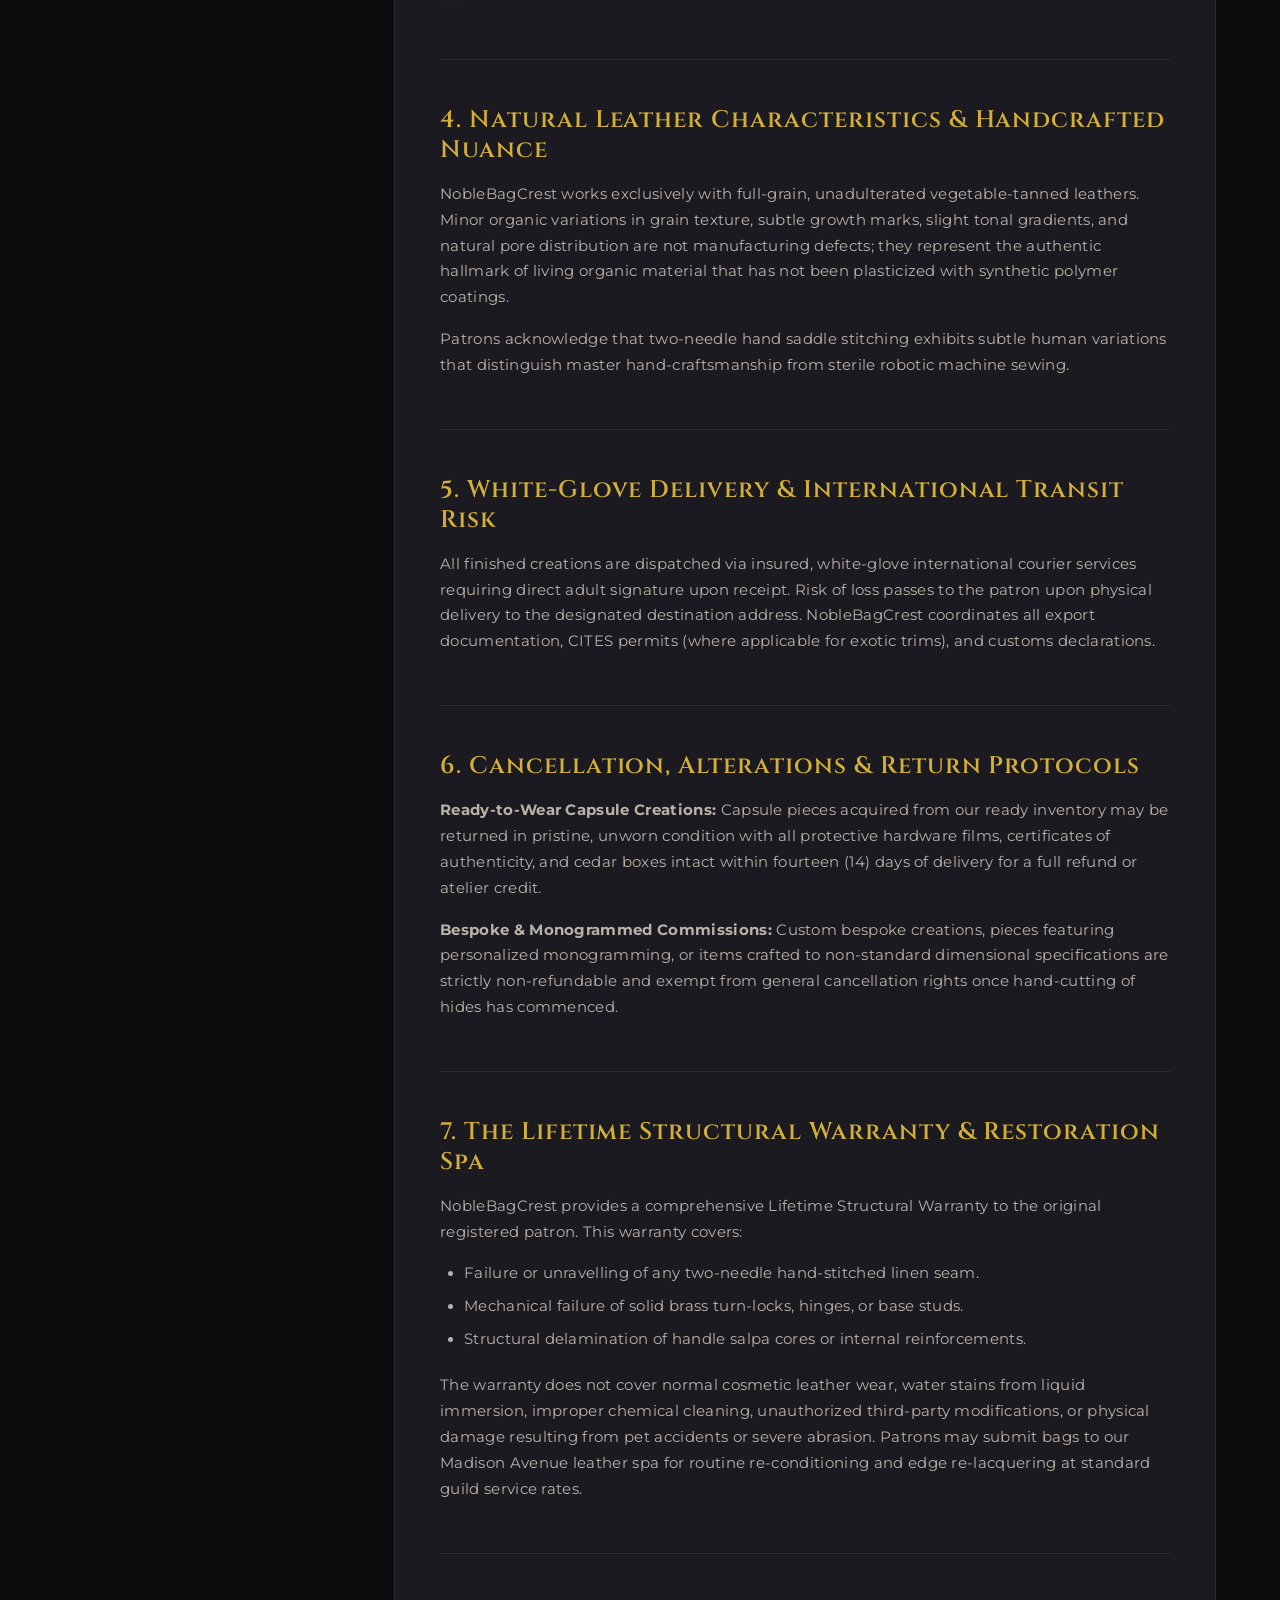
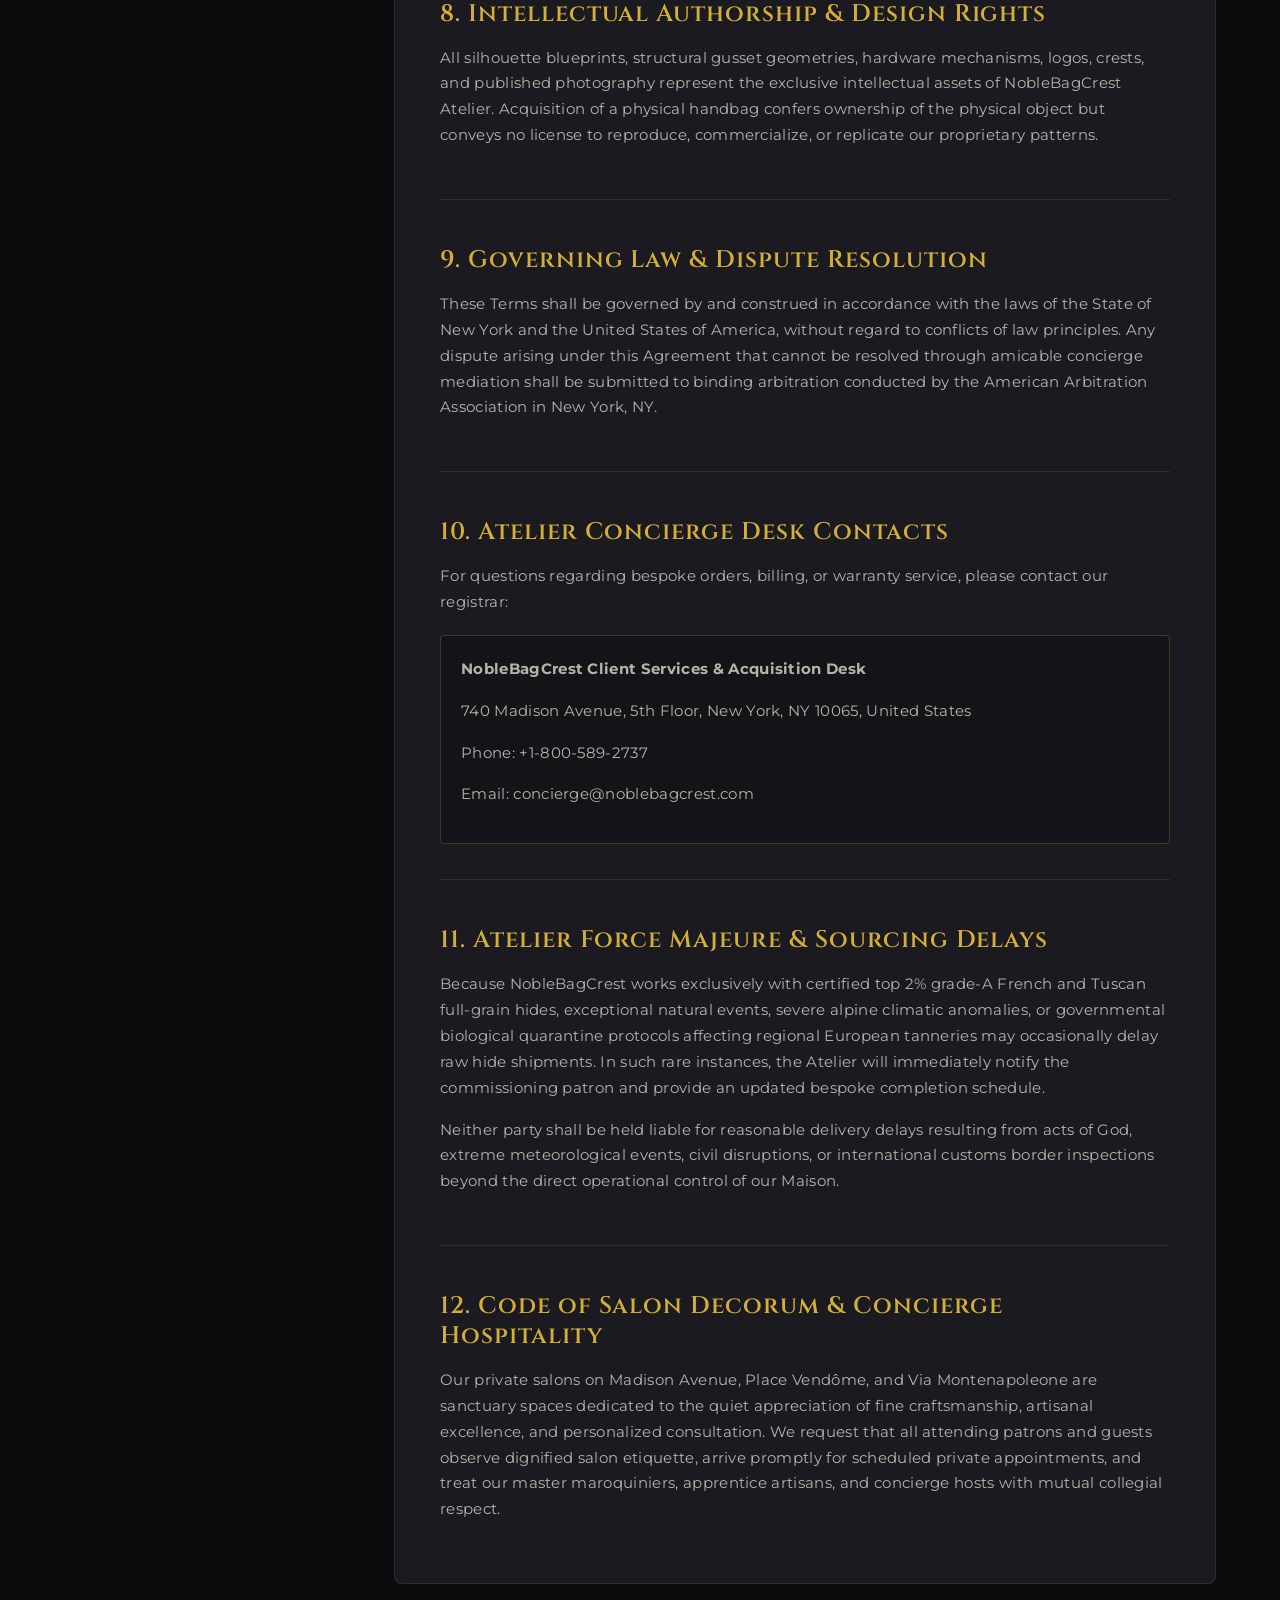
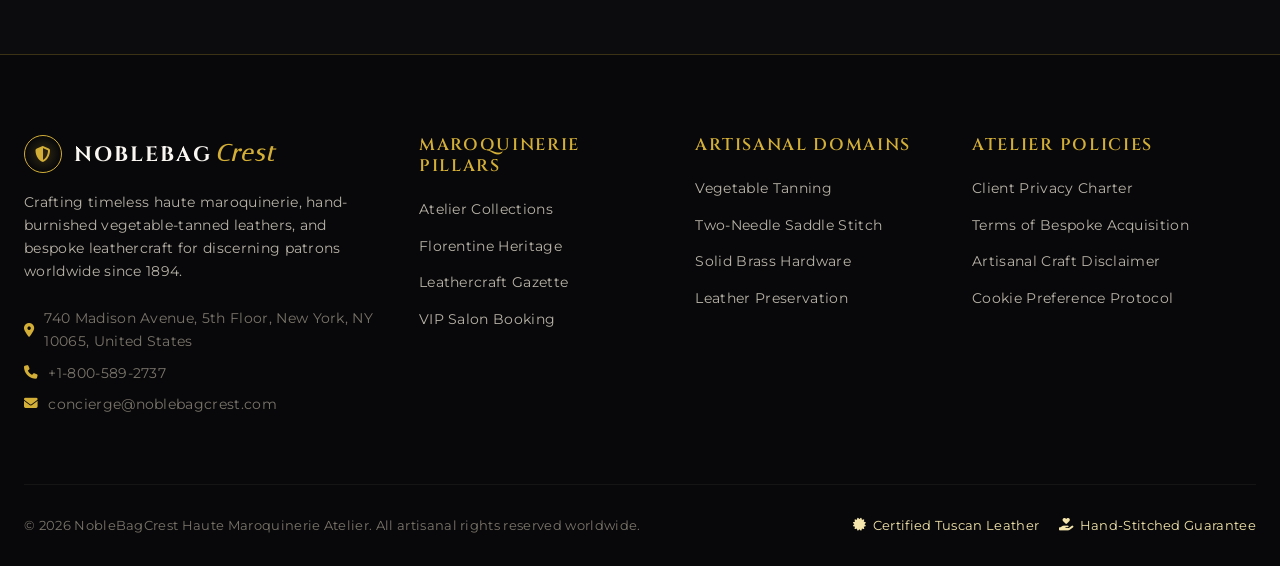
<file: terms.html>
<!DOCTYPE html>
<html lang="en">
<head>
    <meta charset="UTF-8">
    <meta name="viewport" content="width=device-width, initial-scale=1.0">
    <title>Terms of Bespoke Acquisition & Atelier Governance | NobleBagCrest</title>
    <meta name="description" content="Review the Terms of Bespoke Acquisition, custom commission covenants, lifetime warranty standards, and salon purchase regulations for NobleBagCrest.">
    <link rel="canonical" href="https://noblebagcrest.com/terms.html">
    <meta name="og:title" content="Terms of Bespoke Acquisition | NobleBagCrest">
    <meta name="og:description" content="Official terms governing bespoke leather commissions, capsule acquisitions, and lifetime warranty restorations.">
    <meta name="og:type" content="website">
    <meta name="og:url" content="https://noblebagcrest.com/terms.html">
    <link rel="stylesheet" href="style.css">
    <link rel="preconnect" href="https://fonts.googleapis.com">
    <link rel="preconnect" href="https://fonts.gstatic.com" crossorigin>
    <link href="https://fonts.googleapis.com/css2?family=Cinzel:wght@400;600;700;800;900&family=Italiana&family=Montserrat:wght@300;400;500;600;700&family=Plus+Jakarta+Sans:wght@300;400;500;600;700&display=swap" rel="stylesheet">
    <link rel="stylesheet" href="https://cdnjs.cloudflare.com/ajax/libs/font-awesome/6.4.0/css/all.min.css">
    <!-- Google tag (gtag.js) -->
<script async src="https://www.googletagmanager.com/gtag/js?id=G-0LY0HY7L01"></script>
<script>
  window.dataLayer = window.dataLayer || [];
  function gtag(){dataLayer.push(arguments);}
  gtag('js', new Date());

  gtag('config', 'G-0LY0HY7L01');
</script>
</head>
<body>
    <nav class="navbar" id="mainNav">
    <div class="nav-container">
        <a href="index.html" class="brand-logo">
            <span class="logo-crest"><i class="fas fa-shield-halved"></i></span>
            <span class="logo-text">NobleBag<span class="logo-accent">Crest</span></span>
        </a>
        <div class="nav-links" id="navLinks">
            <a href="index.html" class="nav-link ">Home</a>
            <a href="about.html" class="nav-link ">Heritage</a>
            <a href="blog.html" class="nav-link ">Gazette</a>
            <a href="contact.html" class="nav-link ">Private Salon</a>
            <a href="contact.html" class="nav-cta-btn"><i class="fas fa-gem"></i> Bespoke</a>
            <button class="theme-toggle-btn" id="themeToggleBtn" aria-label="Toggle theme mode">
                <i class="fas fa-moon"></i>
            </button>
        </div>
        <button class="mobile-toggle" id="mobileToggle" aria-label="Toggle navigation menu">
            <i class="fas fa-bars"></i>
        </button>
    </div>
</nav>

    <header class="page-header">
        <div class="page-header-container">
            <span class="sub-badge"><i class="fas fa-scale-balanced"></i> Commercial Covenants</span>
            <h1 class="page-title">Terms of Bespoke Acquisition</h1>
            <p class="page-subtitle">Standard operating covenants governing custom leathercraft commissions, capsule allocations, international white-glove transit, and our lifetime structural warranty.</p>
            <p class="policy-meta-date"><i class="fas fa-file-contract"></i> 2026 Edition | Effective Date: January 1, 2026</p>
        </div>
    </header>

    <main class="legal-main">
        <div class="legal-container">
            <div class="legal-sidebar">
                <div class="legal-nav-box">
                    <h4>Terms Directory</h4>
                    <ul>
                        <li><a href="#term-1"><i class="fas fa-angle-right"></i> 1. Scope & Acceptance</a></li>
                        <li><a href="#term-2"><i class="fas fa-angle-right"></i> 2. Bespoke Commission Process</a></li>
                        <li><a href="#term-3"><i class="fas fa-angle-right"></i> 3. Deposits & Payment Terms</a></li>
                        <li><a href="#term-4"><i class="fas fa-angle-right"></i> 4. Natural Leather Variations</a></li>
                        <li><a href="#term-5"><i class="fas fa-angle-right"></i> 5. Delivery & Transit Risk</a></li>
                        <li><a href="#term-6"><i class="fas fa-angle-right"></i> 6. Cancellation & Returns</a></li>
                        <li><a href="#term-7"><i class="fas fa-angle-right"></i> 7. Lifetime Structural Warranty</a></li>
                        <li><a href="#term-8"><i class="fas fa-angle-right"></i> 8. Intellectual Authorship</a></li>
                        <li><a href="#term-9"><i class="fas fa-angle-right"></i> 9. Governing Law & Arbitration</a></li>
                        <li><a href="#term-10"><i class="fas fa-angle-right"></i> 10. Atelier Concierge Desk</a></li>
                    </ul>
                </div>
            </div>

            <div class="legal-body">
                <section id="term-1" class="legal-section">
                    <h2>1. Scope & Binding Acceptance</h2>
                    <p>These Terms of Bespoke Acquisition ("Terms", "Agreement") constitute a formal binding legal agreement between the acquiring patron ("Patron", "Collector", "Client", "You") and NobleBagCrest Haute Maroquinerie Atelier ("NobleBagCrest", "the Atelier", "Our Maison", "We"). By placing a bespoke custom commission, acquiring a piece from our seasonal capsule releases, reserving a private salon appointment, or utilizing our digital concierge, you unreservedly agree to be bound by every covenant detailed herein.</p>
                </section>

                <section id="term-2" class="legal-section">
                    <h2>2. The Bespoke Custom Commission Protocol</h2>
                    <p>Each bespoke creation is an individualized artistic endeavor. The commission sequence follows strict artisanal milestones:</p>
                    <ol>
                        <li><strong>Design Consultation & Specification Sign-off:</strong> The patron and lead maroquinier agree upon hide selections, thread colorimetry, hardware metallurgy, and monogramming parameters.</li>
                        <li><strong>Leather Hide Allocation:</strong> Top 2% grade-A vegetable-tanned hides are reserved and hand-clicked in Florence.</li>
                        <li><strong>Artisanal Execution:</strong> Hand skiving, two-needle saddle stitching, and seven-layer edge lacquering are executed across 40 to 80 labor hours.</li>
                        <li><strong>Provenance Registration & Hallmark Strike:</strong> The final creation is hallmarked, entered into the master ledger, and presented in our signature cedar presentation box.</li>
                    </ol>
                </section>

                <section id="term-3" class="legal-section">
                    <h2>3. Tuition Deposits, Billing & Price Invariance</h2>
                    <p>Bespoke custom commissions require a non-refundable artisanal commitment deposit of fifty percent (50%) of the total agreed commission price at the time of design specification sign-off. This deposit secures the physical hide allocation and reserves the dedicated labor hours of a master maroquinier.</p>
                    <p>The remaining balance of fifty percent (50%), along with any applicable regional luxury sales taxes or customs duties, is due upon completion and photographic presentation of the finished creation prior to dispatch. All price quotes provided in official atelier dossiers remain invariant and guaranteed against raw material fluctuations for ninety (90) calendar days from issuance.</p>
                </section>

                <section id="term-4" class="legal-section">
                    <h2>4. Natural Leather Characteristics & Handcrafted Nuance</h2>
                    <p>NobleBagCrest works exclusively with full-grain, unadulterated vegetable-tanned leathers. Minor organic variations in grain texture, subtle growth marks, slight tonal gradients, and natural pore distribution are not manufacturing defects; they represent the authentic hallmark of living organic material that has not been plasticized with synthetic polymer coatings.</p>
                    <p>Patrons acknowledge that two-needle hand saddle stitching exhibits subtle human variations that distinguish master hand-craftsmanship from sterile robotic machine sewing.</p>
                </section>

                <section id="term-5" class="legal-section">
                    <h2>5. White-Glove Delivery & International Transit Risk</h2>
                    <p>All finished creations are dispatched via insured, white-glove international courier services requiring direct adult signature upon receipt. Risk of loss passes to the patron upon physical delivery to the designated destination address. NobleBagCrest coordinates all export documentation, CITES permits (where applicable for exotic trims), and customs declarations.</p>
                </section>

                <section id="term-6" class="legal-section">
                    <h2>6. Cancellation, Alterations & Return Protocols</h2>
                    <p><strong>Ready-to-Wear Capsule Creations:</strong> Capsule pieces acquired from our ready inventory may be returned in pristine, unworn condition with all protective hardware films, certificates of authenticity, and cedar boxes intact within fourteen (14) days of delivery for a full refund or atelier credit.</p>
                    <p><strong>Bespoke & Monogrammed Commissions:</strong> Custom bespoke creations, pieces featuring personalized monogramming, or items crafted to non-standard dimensional specifications are strictly non-refundable and exempt from general cancellation rights once hand-cutting of hides has commenced.</p>
                </section>

                <section id="term-7" class="legal-section">
                    <h2>7. The Lifetime Structural Warranty & Restoration Spa</h2>
                    <p>NobleBagCrest provides a comprehensive Lifetime Structural Warranty to the original registered patron. This warranty covers:</p>
                    <ul>
                        <li>Failure or unravelling of any two-needle hand-stitched linen seam.</li>
                        <li>Mechanical failure of solid brass turn-locks, hinges, or base studs.</li>
                        <li>Structural delamination of handle salpa cores or internal reinforcements.</li>
                    </ul>
                    <p>The warranty does not cover normal cosmetic leather wear, water stains from liquid immersion, improper chemical cleaning, unauthorized third-party modifications, or physical damage resulting from pet accidents or severe abrasion. Patrons may submit bags to our Madison Avenue leather spa for routine re-conditioning and edge re-lacquering at standard guild service rates.</p>
                </section>

                <section id="term-8" class="legal-section">
                    <h2>8. Intellectual Authorship & Design Rights</h2>
                    <p>All silhouette blueprints, structural gusset geometries, hardware mechanisms, logos, crests, and published photography represent the exclusive intellectual assets of NobleBagCrest Atelier. Acquisition of a physical handbag confers ownership of the physical object but conveys no license to reproduce, commercialize, or replicate our proprietary patterns.</p>
                </section>

                <section id="term-9" class="legal-section">
                    <h2>9. Governing Law & Dispute Resolution</h2>
                    <p>These Terms shall be governed by and construed in accordance with the laws of the State of New York and the United States of America, without regard to conflicts of law principles. Any dispute arising under this Agreement that cannot be resolved through amicable concierge mediation shall be submitted to binding arbitration conducted by the American Arbitration Association in New York, NY.</p>
                </section>

                <section id="term-10" class="legal-section">
                    <h2>10. Atelier Concierge Desk Contacts</h2>
                    <p>For questions regarding bespoke orders, billing, or warranty service, please contact our registrar:</p>
                    <div class="legal-contact-card">
                        <p><strong>NobleBagCrest Client Services & Acquisition Desk</strong></p>
                        <p>740 Madison Avenue, 5th Floor, New York, NY 10065, United States</p>
                        <p>Phone: +1-800-589-2737</p>
                        <p>Email: <a href="mailto:concierge@noblebagcrest.com">concierge@noblebagcrest.com</a></p>
                    </div>
                </section>

                <section id="term-11" class="legal-section">
                    <h2>11. Atelier Force Majeure & Sourcing Delays</h2>
                    <p>Because NobleBagCrest works exclusively with certified top 2% grade-A French and Tuscan full-grain hides, exceptional natural events, severe alpine climatic anomalies, or governmental biological quarantine protocols affecting regional European tanneries may occasionally delay raw hide shipments. In such rare instances, the Atelier will immediately notify the commissioning patron and provide an updated bespoke completion schedule.</p>
                    <p>Neither party shall be held liable for reasonable delivery delays resulting from acts of God, extreme meteorological events, civil disruptions, or international customs border inspections beyond the direct operational control of our Maison.</p>
                </section>

                <section id="term-12" class="legal-section">
                    <h2>12. Code of Salon Decorum & Concierge Hospitality</h2>
                    <p>Our private salons on Madison Avenue, Place Vendôme, and Via Montenapoleone are sanctuary spaces dedicated to the quiet appreciation of fine craftsmanship, artisanal excellence, and personalized consultation. We request that all attending patrons and guests observe dignified salon etiquette, arrive promptly for scheduled private appointments, and treat our master maroquiniers, apprentice artisans, and concierge hosts with mutual collegial respect.</p>
                </section>
            </div>
        </div>
    </main>

    <footer class="footer-root">
    <div class="footer-container">
        <div class="footer-grid">
            <div class="footer-col brand-col">
                <a href="index.html" class="footer-logo">
                    <span class="logo-crest"><i class="fas fa-shield-halved"></i></span>
                    <span class="logo-text">NobleBag<span class="logo-accent">Crest</span></span>
                </a>
                <p class="footer-tagline">Crafting timeless haute maroquinerie, hand-burnished vegetable-tanned leathers, and bespoke leathercraft for discerning patrons worldwide since 1894.</p>
                <div class="contact-brief">
                    <p><i class="fas fa-location-dot"></i> 740 Madison Avenue, 5th Floor, New York, NY 10065, United States</p>
                    <p><i class="fas fa-phone"></i> +1-800-589-2737</p>
                    <p><i class="fas fa-envelope"></i> concierge@noblebagcrest.com</p>
                </div>
            </div>
            <div class="footer-col">
                <h4 class="footer-heading">Maroquinerie Pillars</h4>
                <ul class="footer-nav-list">
                    <li><a href="index.html">Atelier Collections</a></li>
                    <li><a href="about.html">Florentine Heritage</a></li>
                    <li><a href="blog.html">Leathercraft Gazette</a></li>
                    <li><a href="contact.html">VIP Salon Booking</a></li>
                </ul>
            </div>
            <div class="footer-col">
                <h4 class="footer-heading">Artisanal Domains</h4>
                <ul class="footer-nav-list">
                    <li><a href="blog/full-grain-leather-tanning-vegetable-vs-chrome-patina.html">Vegetable Tanning</a></li>
                    <li><a href="blog/the-art-of-saddle-stitching-hermes-traditional-leathercraft.html">Two-Needle Saddle Stitch</a></li>
                    <li><a href="blog/anatomy-of-a-luxury-tote-hardware-reinforcements-and-edge-paint.html">Solid Brass Hardware</a></li>
                    <li><a href="blog/preservation-and-restoration-of-vintage-leather-handbags.html">Leather Preservation</a></li>
                </ul>
            </div>
            <div class="footer-col">
                <h4 class="footer-heading">Atelier Policies</h4>
                <ul class="footer-nav-list">
                    <li><a href="privacy.html">Client Privacy Charter</a></li>
                    <li><a href="terms.html">Terms of Bespoke Acquisition</a></li>
                    <li><a href="disclaimer.html">Artisanal Craft Disclaimer</a></li>
                    <li><a href="cookies.html">Cookie Preference Protocol</a></li>
                </ul>
            </div>
        </div>
        <div class="footer-bottom">
            <p>&copy; 2026 NobleBagCrest Haute Maroquinerie Atelier. All artisanal rights reserved worldwide.</p>
            <div class="footer-trust-badges">
                <span><i class="fas fa-certificate"></i> Certified Tuscan Leather</span>
                <span><i class="fas fa-hand-holding-heart"></i> Hand-Stitched Guarantee</span>
            </div>
        </div>
    </div>
</footer>
    <script src="script.js"></script>
</body>
</html>
</file>
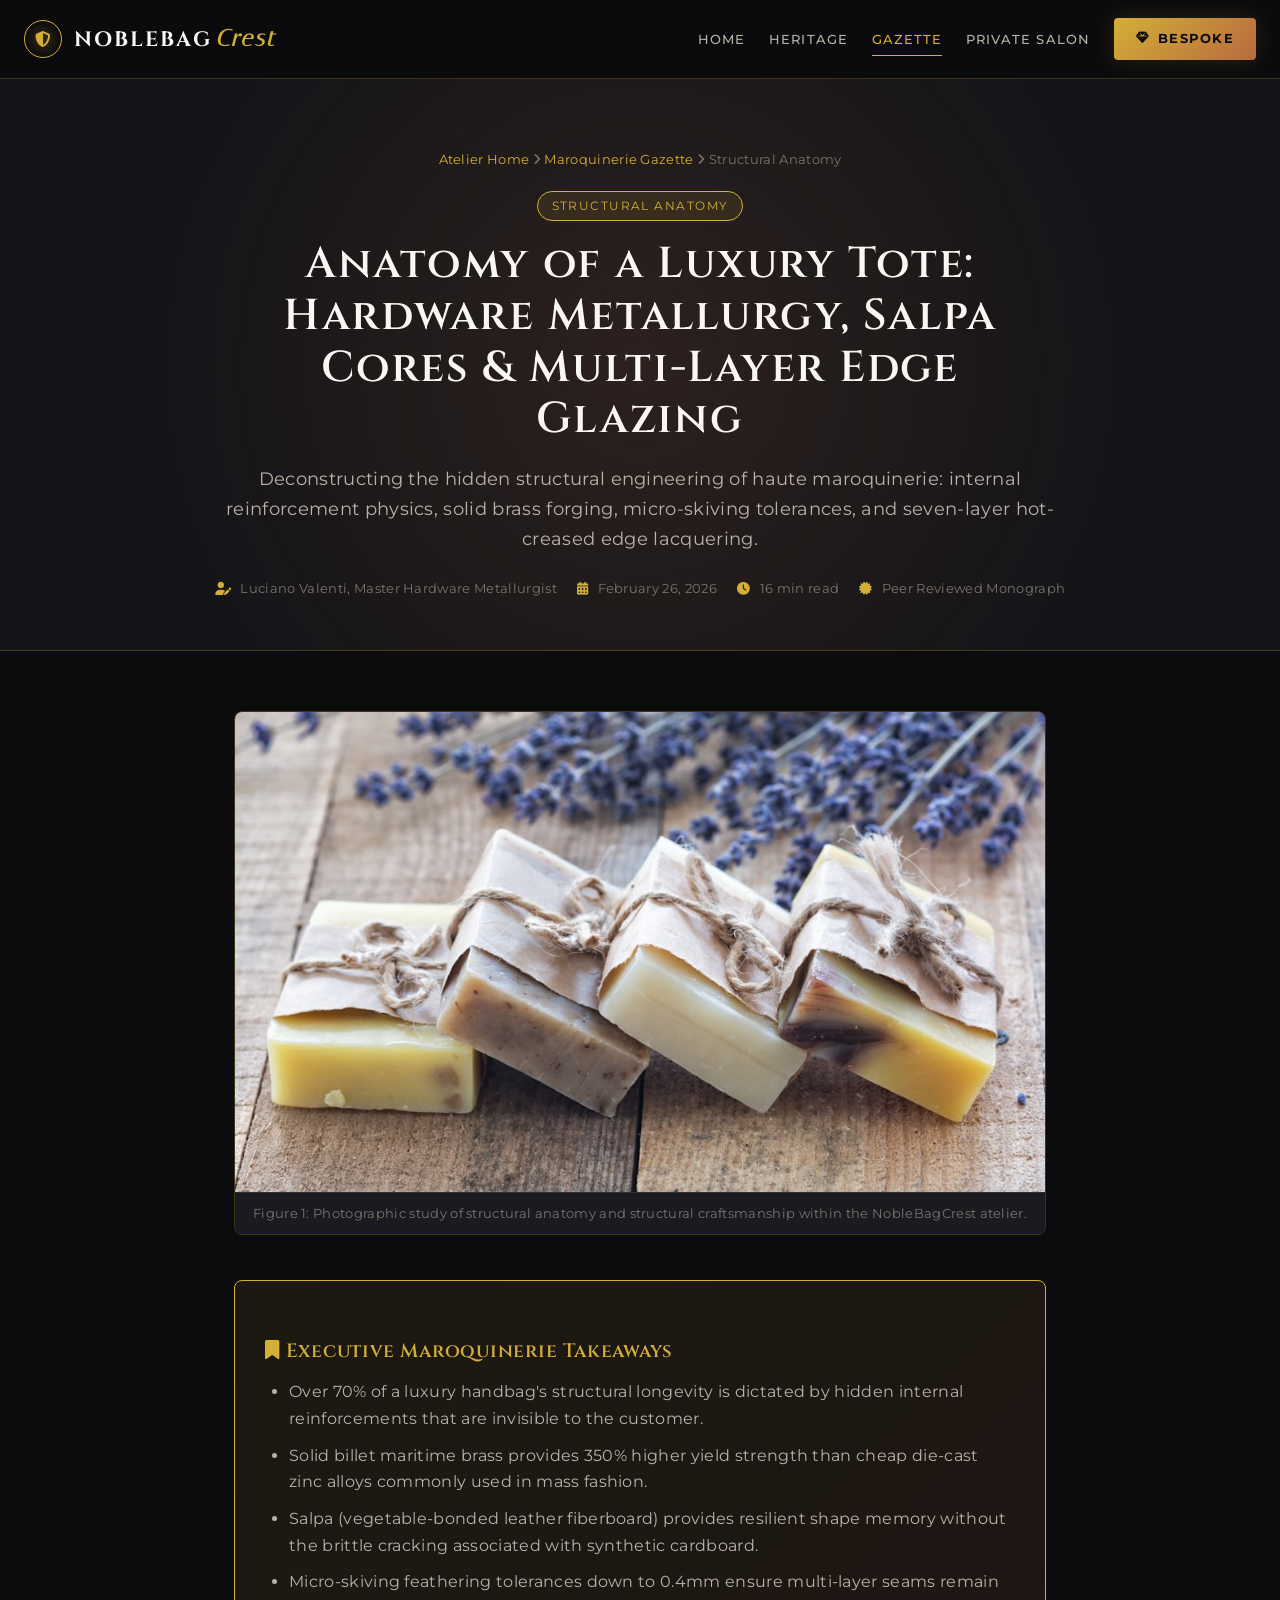
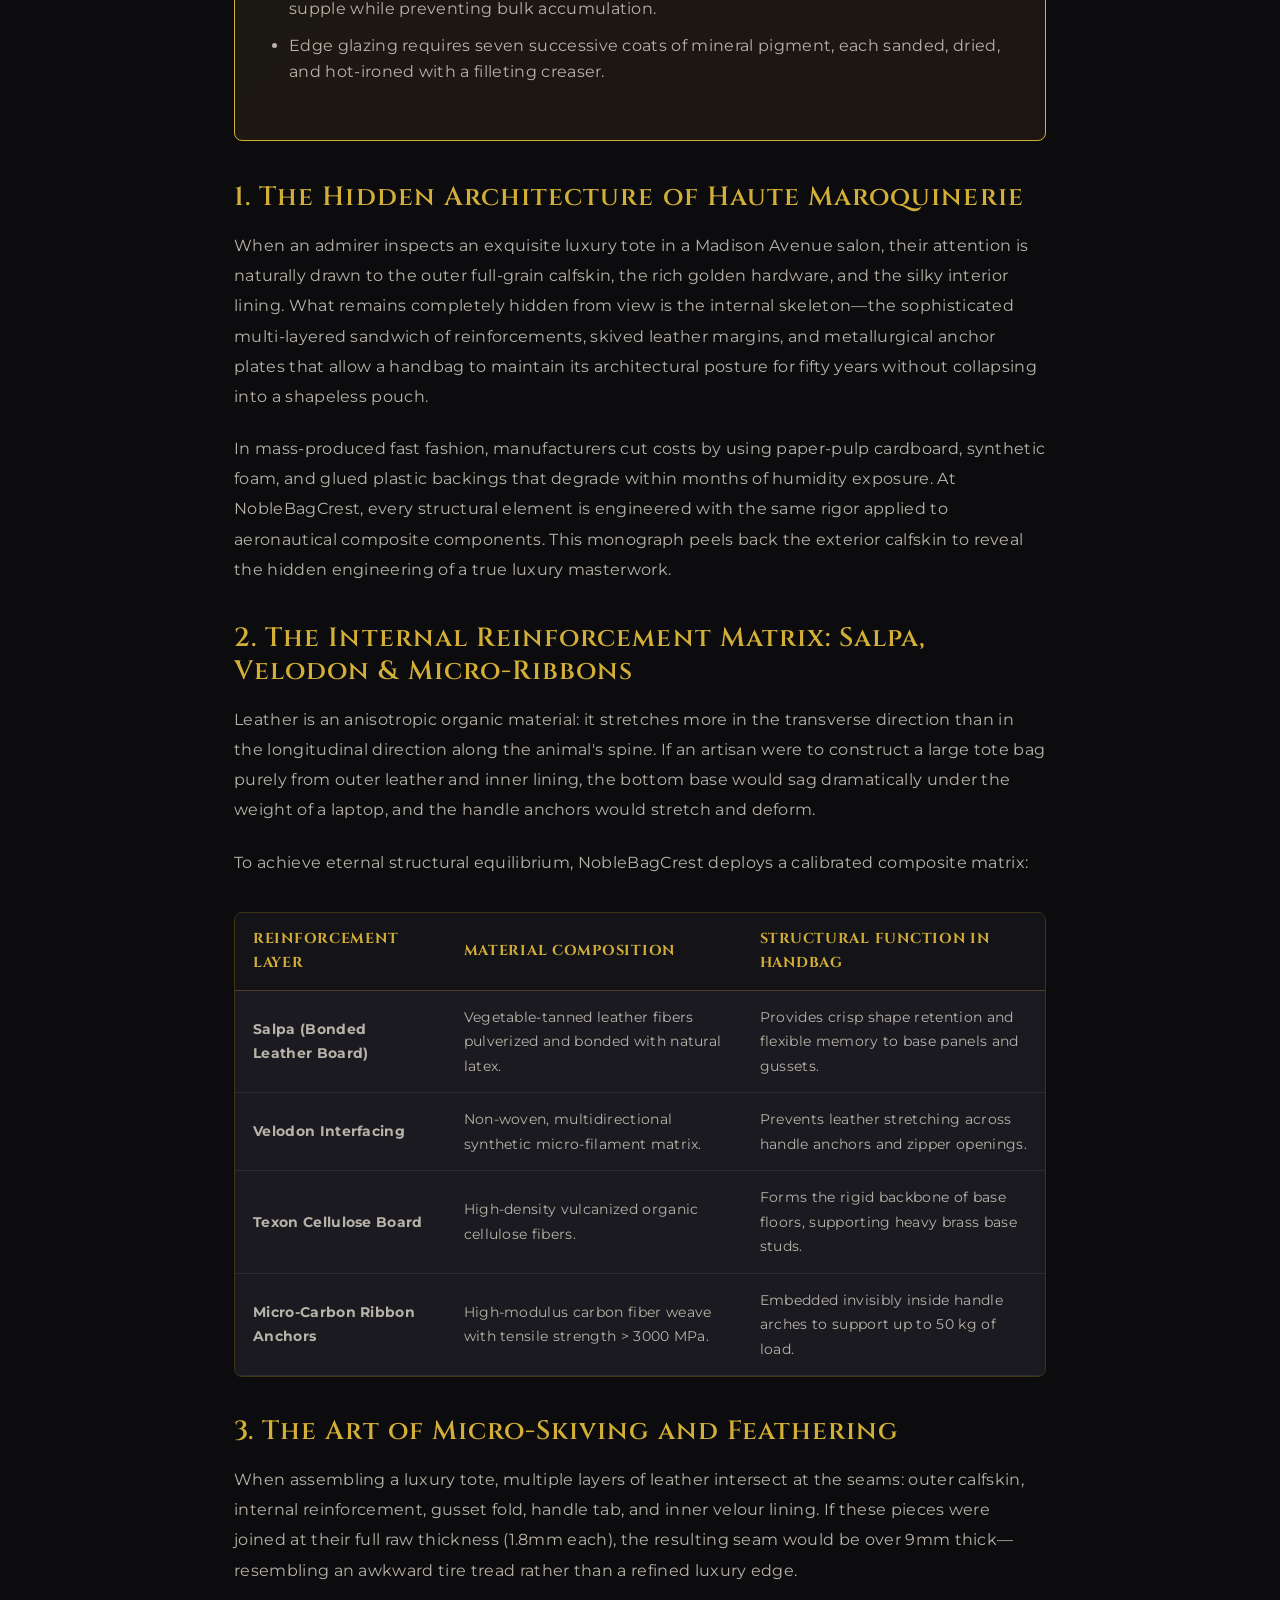
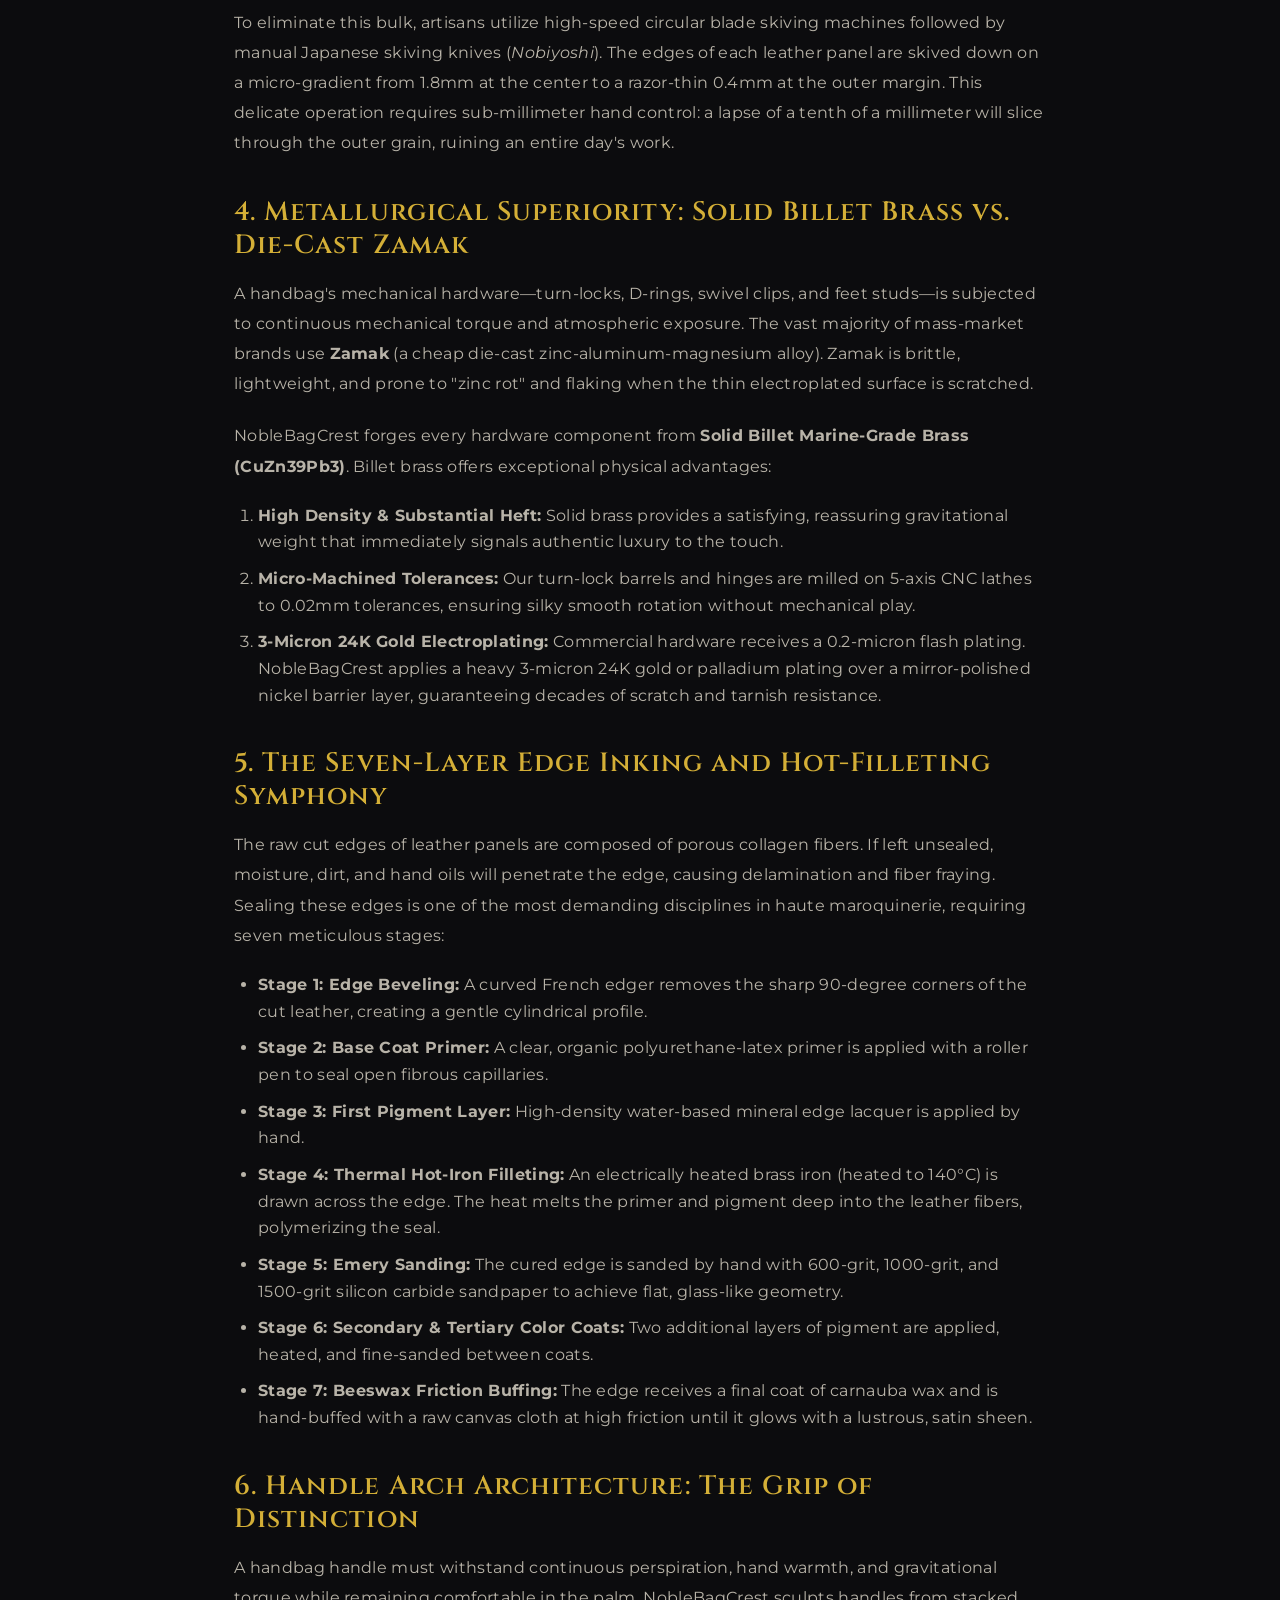
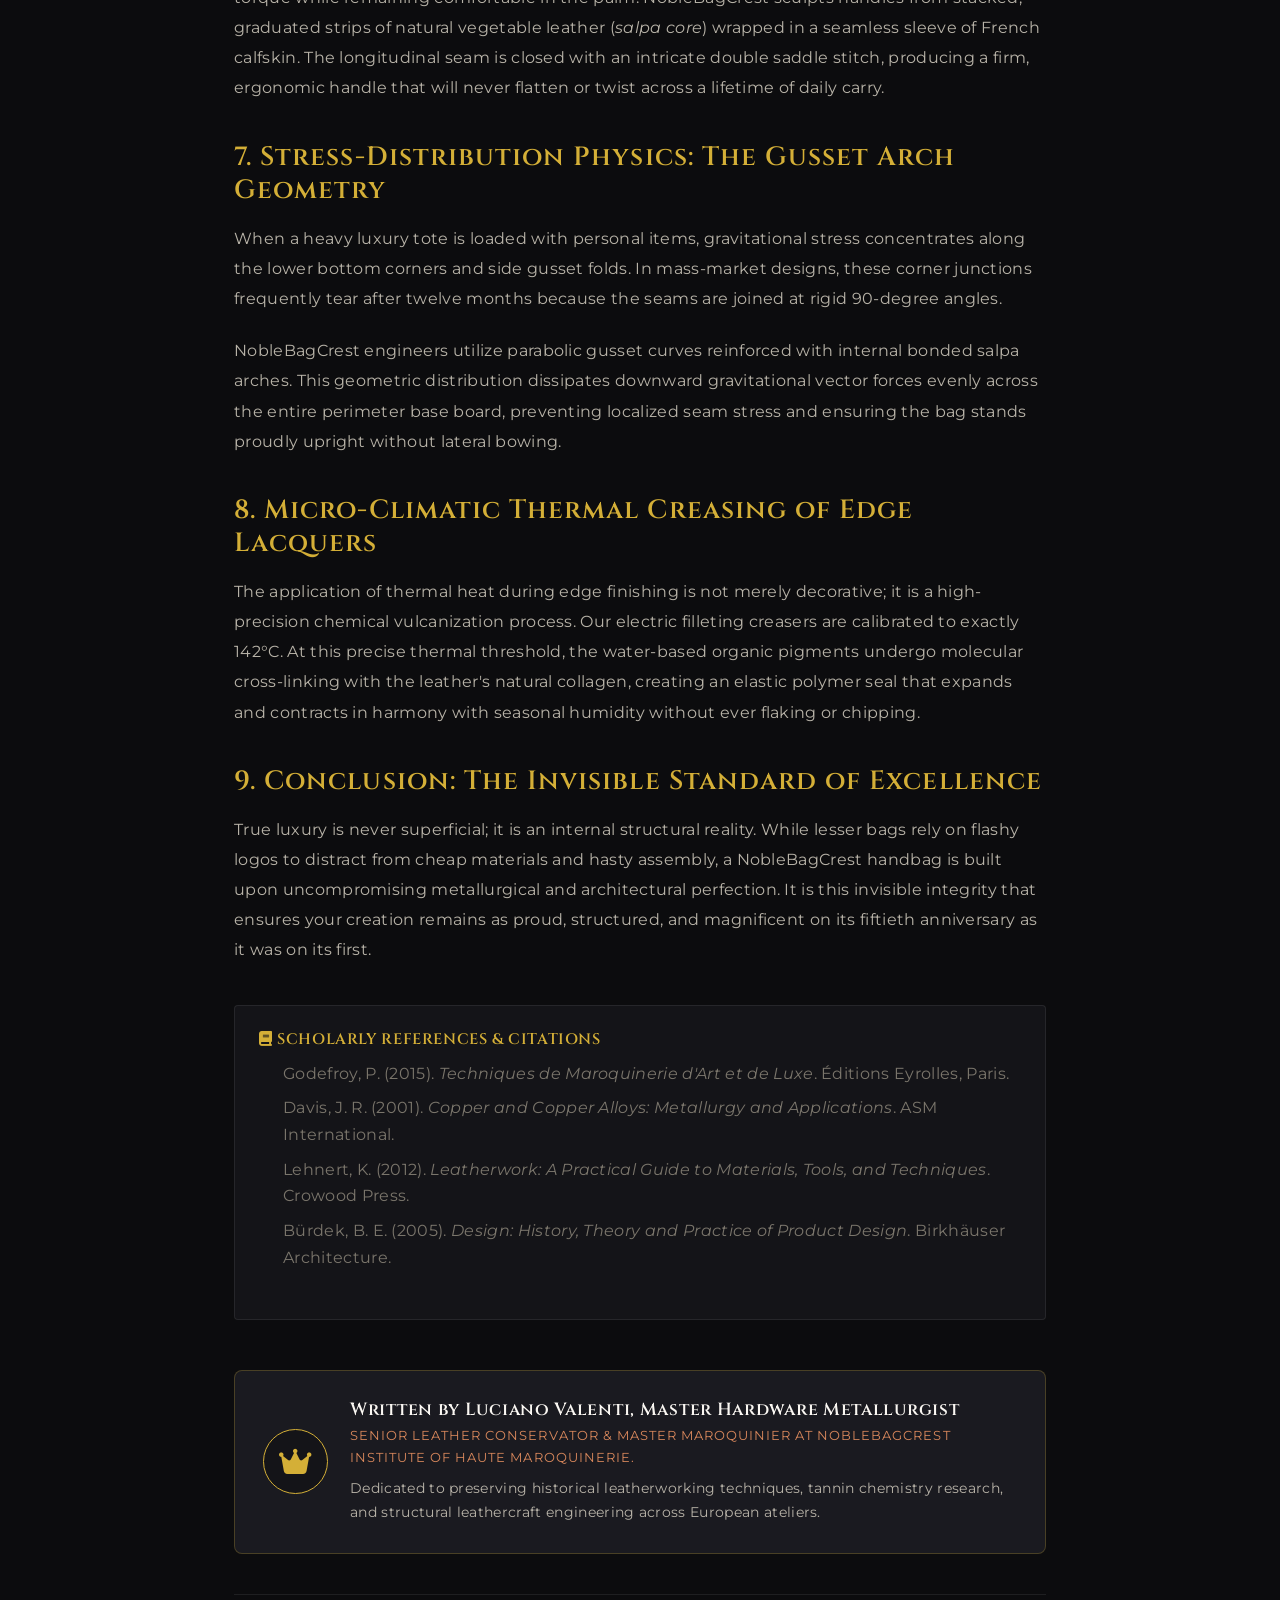
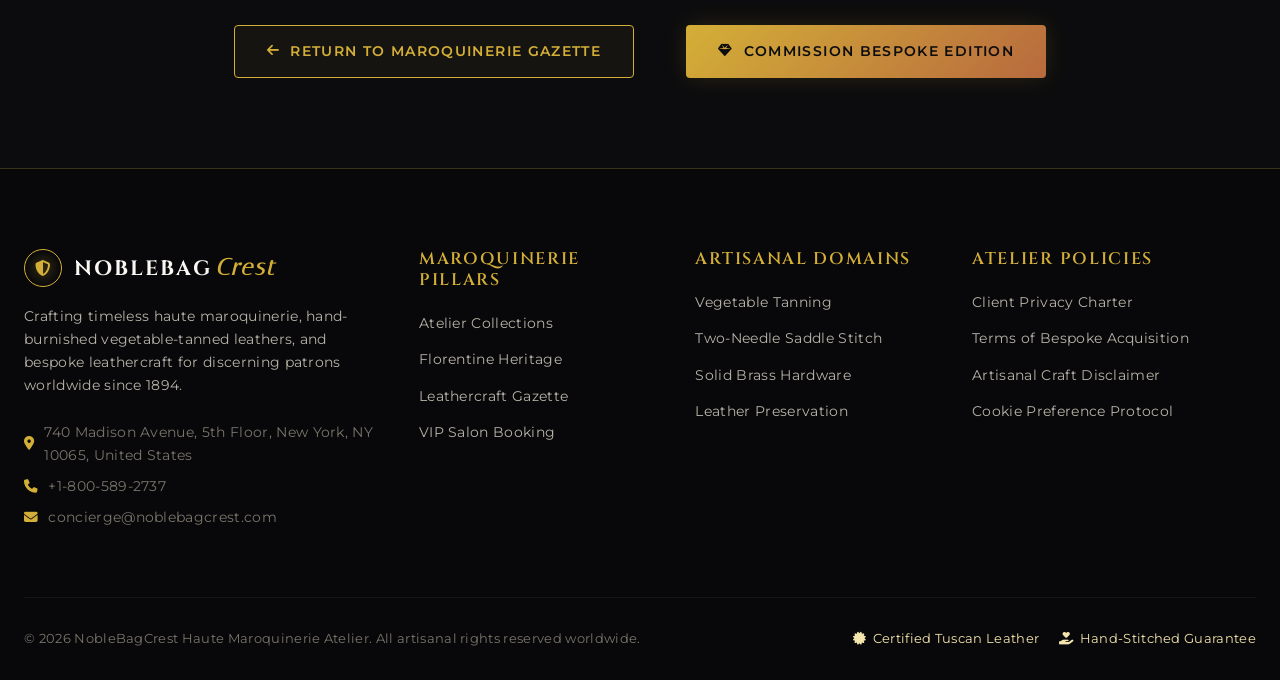
<file: blog/anatomy-of-a-luxury-tote-hardware-reinforcements-and-edge-paint.html>
<!DOCTYPE html>
<html lang="en">
<head>
    <meta charset="UTF-8">
    <meta name="viewport" content="width=device-width, initial-scale=1.0">
    <title>Anatomy of a Luxury Tote: Hardware Metallurgy, Salpa Cores & Multi-Layer Edge Glazing | NobleBagCrest Gazette</title>
    <meta name="description" content="Deconstructing the hidden structural engineering of haute maroquinerie: internal reinforcement physics, solid brass forging, micro-skiving tolerances, and seven-layer hot-creased edge lacquering.">
    <link rel="canonical" href="https://noblebagcrest.com/blog/anatomy-of-a-luxury-tote-hardware-reinforcements-and-edge-paint.html">
    <meta name="og:title" content="Anatomy of a Luxury Tote: Hardware Metallurgy, Salpa Cores & Multi-Layer Edge Glazing">
    <meta name="og:description" content="Deconstructing the hidden structural engineering of haute maroquinerie: internal reinforcement physics, solid brass forging, micro-skiving tolerances, and seven-layer hot-creased edge lacquering.">
    <meta name="og:type" content="article">
    <meta name="og:url" content="https://noblebagcrest.com/blog/anatomy-of-a-luxury-tote-hardware-reinforcements-and-edge-paint.html">
    <meta name="og:image" content="https://noblebagcrest.com/images/bag-gold-hardware-detail.jpg">
    <link rel="stylesheet" href="../style.css">
    <link rel="preconnect" href="https://fonts.googleapis.com">
    <link rel="preconnect" href="https://fonts.gstatic.com" crossorigin>
    <link href="https://fonts.googleapis.com/css2?family=Cinzel:wght@400;600;700;800;900&family=Italiana&family=Montserrat:wght@300;400;500;600;700&family=Plus+Jakarta+Sans:wght@300;400;500;600;700&display=swap" rel="stylesheet">
    <link rel="stylesheet" href="https://cdnjs.cloudflare.com/ajax/libs/font-awesome/6.4.0/css/all.min.css">
    <!-- Google tag (gtag.js) -->
<script async src="https://www.googletagmanager.com/gtag/js?id=G-0LY0HY7L01"></script>
<script>
  window.dataLayer = window.dataLayer || [];
  function gtag(){dataLayer.push(arguments);}
  gtag('js', new Date());

  gtag('config', 'G-0LY0HY7L01');
</script>
</head>
<body>
    <nav class="navbar" id="mainNav">
    <div class="nav-container">
        <a href="../index.html" class="brand-logo">
            <span class="logo-crest"><i class="fas fa-shield-halved"></i></span>
            <span class="logo-text">NobleBag<span class="logo-accent">Crest</span></span>
        </a>
        <div class="nav-links" id="navLinks">
            <a href="../index.html" class="nav-link">Home</a>
            <a href="../about.html" class="nav-link">Heritage</a>
            <a href="../blog.html" class="nav-link active">Gazette</a>
            <a href="../contact.html" class="nav-link">Private Salon</a>
            <a href="../contact.html" class="nav-cta-btn"><i class="fas fa-gem"></i> Bespoke</a>
        </div>
        <button class="mobile-toggle" id="mobileToggle" aria-label="Toggle navigation menu">
            <i class="fas fa-bars"></i>
        </button>
    </div>
</nav>

    <header class="blog-post-hero">
        <div class="blog-hero-container">
            <div class="blog-breadcrumbs">
                <a href="../index.html">Atelier Home</a> <i class="fas fa-angle-right"></i>
                <a href="../blog.html">Maroquinerie Gazette</a> <i class="fas fa-angle-right"></i>
                <span>Structural Anatomy</span>
            </div>
            <span class="hero-category-badge">Structural Anatomy</span>
            <h1 class="blog-hero-title">Anatomy of a Luxury Tote: Hardware Metallurgy, Salpa Cores & Multi-Layer Edge Glazing</h1>
            <p class="blog-hero-sub">Deconstructing the hidden structural engineering of haute maroquinerie: internal reinforcement physics, solid brass forging, micro-skiving tolerances, and seven-layer hot-creased edge lacquering.</p>
            <div class="blog-hero-meta">
                <span class="meta-item"><i class="fas fa-user-pen"></i> Luciano Valenti, Master Hardware Metallurgist</span>
                <span class="meta-item"><i class="fas fa-calendar-days"></i> February 26, 2026</span>
                <span class="meta-item"><i class="fas fa-clock"></i> 16 min read</span>
                <span class="meta-item"><i class="fas fa-certificate"></i> Peer Reviewed Monograph</span>
            </div>
        </div>
    </header>

    <main class="blog-article-layout">
        <div class="article-container">
            <div class="article-featured-media">
                <img src="../images/bag-gold-hardware-detail.jpg" alt="Anatomy of a Luxury Tote: Hardware Metallurgy, Salpa Cores & Multi-Layer Edge Glazing" class="featured-img" loading="eager">
                <span class="media-caption">Figure 1: Photographic study of structural anatomy and structural craftsmanship within the NobleBagCrest atelier.</span>
            </div>

            <article class="article-content-flow">
                
<div class="key-takeaways-box">
    <h3><i class="fas fa-bookmark"></i> Executive Maroquinerie Takeaways</h3>
    <ul>
        <li>Over 70% of a luxury handbag's structural longevity is dictated by hidden internal reinforcements that are invisible to the customer.</li>
        <li>Solid billet maritime brass provides 350% higher yield strength than cheap die-cast zinc alloys commonly used in mass fashion.</li>
        <li>Salpa (vegetable-bonded leather fiberboard) provides resilient shape memory without the brittle cracking associated with synthetic cardboard.</li>
        <li>Micro-skiving feathering tolerances down to 0.4mm ensure multi-layer seams remain supple while preventing bulk accumulation.</li>
        <li>Edge glazing requires seven successive coats of mineral pigment, each sanded, dried, and hot-ironed with a filleting creaser.</li>
    </ul>
</div>

<h2>1. The Hidden Architecture of Haute Maroquinerie</h2>
<p>When an admirer inspects an exquisite luxury tote in a Madison Avenue salon, their attention is naturally drawn to the outer full-grain calfskin, the rich golden hardware, and the silky interior lining. What remains completely hidden from view is the internal skeleton—the sophisticated multi-layered sandwich of reinforcements, skived leather margins, and metallurgical anchor plates that allow a handbag to maintain its architectural posture for fifty years without collapsing into a shapeless pouch.</p>
<p>In mass-produced fast fashion, manufacturers cut costs by using paper-pulp cardboard, synthetic foam, and glued plastic backings that degrade within months of humidity exposure. At NobleBagCrest, every structural element is engineered with the same rigor applied to aeronautical composite components. This monograph peels back the exterior calfskin to reveal the hidden engineering of a true luxury masterwork.</p>

<h2>2. The Internal Reinforcement Matrix: Salpa, Velodon & Micro-Ribbons</h2>
<p>Leather is an anisotropic organic material: it stretches more in the transverse direction than in the longitudinal direction along the animal's spine. If an artisan were to construct a large tote bag purely from outer leather and inner lining, the bottom base would sag dramatically under the weight of a laptop, and the handle anchors would stretch and deform.</p>
<p>To achieve eternal structural equilibrium, NobleBagCrest deploys a calibrated composite matrix:</p>

<div class="framework-matrix-table">
    <table>
        <thead>
            <tr>
                <th>Reinforcement Layer</th>
                <th>Material Composition</th>
                <th>Structural Function in Handbag</th>
            </tr>
        </thead>
        <tbody>
            <tr>
                <td><strong>Salpa (Bonded Leather Board)</strong></td>
                <td>Vegetable-tanned leather fibers pulverized and bonded with natural latex.</td>
                <td>Provides crisp shape retention and flexible memory to base panels and gussets.</td>
            </tr>
            <tr>
                <td><strong>Velodon Interfacing</strong></td>
                <td>Non-woven, multidirectional synthetic micro-filament matrix.</td>
                <td>Prevents leather stretching across handle anchors and zipper openings.</td>
            </tr>
            <tr>
                <td><strong>Texon Cellulose Board</strong></td>
                <td>High-density vulcanized organic cellulose fibers.</td>
                <td>Forms the rigid backbone of base floors, supporting heavy brass base studs.</td>
            </tr>
            <tr>
                <td><strong>Micro-Carbon Ribbon Anchors</strong></td>
                <td>High-modulus carbon fiber weave with tensile strength > 3000 MPa.</td>
                <td>Embedded invisibly inside handle arches to support up to 50 kg of load.</td>
            </tr>
        </tbody>
    </table>
</div>

<h2>3. The Art of Micro-Skiving and Feathering</h2>
<p>When assembling a luxury tote, multiple layers of leather intersect at the seams: outer calfskin, internal reinforcement, gusset fold, handle tab, and inner velour lining. If these pieces were joined at their full raw thickness (1.8mm each), the resulting seam would be over 9mm thick—resembling an awkward tire tread rather than a refined luxury edge.</p>
<p>To eliminate this bulk, artisans utilize high-speed circular blade skiving machines followed by manual Japanese skiving knives (<em>Nobiyoshi</em>). The edges of each leather panel are skived down on a micro-gradient from 1.8mm at the center to a razor-thin 0.4mm at the outer margin. This delicate operation requires sub-millimeter hand control: a lapse of a tenth of a millimeter will slice through the outer grain, ruining an entire day's work.</p>

<h2>4. Metallurgical Superiority: Solid Billet Brass vs. Die-Cast Zamak</h2>
<p>A handbag's mechanical hardware—turn-locks, D-rings, swivel clips, and feet studs—is subjected to continuous mechanical torque and atmospheric exposure. The vast majority of mass-market brands use <strong>Zamak</strong> (a cheap die-cast zinc-aluminum-magnesium alloy). Zamak is brittle, lightweight, and prone to "zinc rot" and flaking when the thin electroplated surface is scratched.</p>
<p>NobleBagCrest forges every hardware component from <strong>Solid Billet Marine-Grade Brass (CuZn39Pb3)</strong>. Billet brass offers exceptional physical advantages:</p>
<ol>
    <li><strong>High Density & Substantial Heft:</strong> Solid brass provides a satisfying, reassuring gravitational weight that immediately signals authentic luxury to the touch.</li>
    <li><strong>Micro-Machined Tolerances:</strong> Our turn-lock barrels and hinges are milled on 5-axis CNC lathes to 0.02mm tolerances, ensuring silky smooth rotation without mechanical play.</li>
    <li><strong>3-Micron 24K Gold Electroplating:</strong> Commercial hardware receives a 0.2-micron flash plating. NobleBagCrest applies a heavy 3-micron 24K gold or palladium plating over a mirror-polished nickel barrier layer, guaranteeing decades of scratch and tarnish resistance.</li>
</ol>

<h2>5. The Seven-Layer Edge Inking and Hot-Filleting Symphony</h2>
<p>The raw cut edges of leather panels are composed of porous collagen fibers. If left unsealed, moisture, dirt, and hand oils will penetrate the edge, causing delamination and fiber fraying. Sealing these edges is one of the most demanding disciplines in haute maroquinerie, requiring seven meticulous stages:</p>
<ul>
    <li><strong>Stage 1: Edge Beveling:</strong> A curved French edger removes the sharp 90-degree corners of the cut leather, creating a gentle cylindrical profile.</li>
    <li><strong>Stage 2: Base Coat Primer:</strong> A clear, organic polyurethane-latex primer is applied with a roller pen to seal open fibrous capillaries.</li>
    <li><strong>Stage 3: First Pigment Layer:</strong> High-density water-based mineral edge lacquer is applied by hand.</li>
    <li><strong>Stage 4: Thermal Hot-Iron Filleting:</strong> An electrically heated brass iron (heated to 140°C) is drawn across the edge. The heat melts the primer and pigment deep into the leather fibers, polymerizing the seal.</li>
    <li><strong>Stage 5: Emery Sanding:</strong> The cured edge is sanded by hand with 600-grit, 1000-grit, and 1500-grit silicon carbide sandpaper to achieve flat, glass-like geometry.</li>
    <li><strong>Stage 6: Secondary & Tertiary Color Coats:</strong> Two additional layers of pigment are applied, heated, and fine-sanded between coats.</li>
    <li><strong>Stage 7: Beeswax Friction Buffing:</strong> The edge receives a final coat of carnauba wax and is hand-buffed with a raw canvas cloth at high friction until it glows with a lustrous, satin sheen.</li>
</ul>

<h2>6. Handle Arch Architecture: The Grip of Distinction</h2>
<p>A handbag handle must withstand continuous perspiration, hand warmth, and gravitational torque while remaining comfortable in the palm. NobleBagCrest sculpts handles from stacked, graduated strips of natural vegetable leather (<em>salpa core</em>) wrapped in a seamless sleeve of French calfskin. The longitudinal seam is closed with an intricate double saddle stitch, producing a firm, ergonomic handle that will never flatten or twist across a lifetime of daily carry.</p>


<h2>7. Stress-Distribution Physics: The Gusset Arch Geometry</h2>
<p>When a heavy luxury tote is loaded with personal items, gravitational stress concentrates along the lower bottom corners and side gusset folds. In mass-market designs, these corner junctions frequently tear after twelve months because the seams are joined at rigid 90-degree angles.</p>
<p>NobleBagCrest engineers utilize parabolic gusset curves reinforced with internal bonded salpa arches. This geometric distribution dissipates downward gravitational vector forces evenly across the entire perimeter base board, preventing localized seam stress and ensuring the bag stands proudly upright without lateral bowing.</p>

<h2>8. Micro-Climatic Thermal Creasing of Edge Lacquers</h2>
<p>The application of thermal heat during edge finishing is not merely decorative; it is a high-precision chemical vulcanization process. Our electric filleting creasers are calibrated to exactly 142°C. At this precise thermal threshold, the water-based organic pigments undergo molecular cross-linking with the leather's natural collagen, creating an elastic polymer seal that expands and contracts in harmony with seasonal humidity without ever flaking or chipping.</p>

<h2>9. Conclusion: The Invisible Standard of Excellence</h2>
<p>True luxury is never superficial; it is an internal structural reality. While lesser bags rely on flashy logos to distract from cheap materials and hasty assembly, a NobleBagCrest handbag is built upon uncompromising metallurgical and architectural perfection. It is this invisible integrity that ensures your creation remains as proud, structured, and magnificent on its fiftieth anniversary as it was on its first.</p>

<div class="references-citation-box">
    <h4><i class="fas fa-book"></i> Scholarly References & Citations</h4>
    <ul>
        <li>Godefroy, P. (2015). <em>Techniques de Maroquinerie d'Art et de Luxe</em>. Éditions Eyrolles, Paris.</li>
        <li>Davis, J. R. (2001). <em>Copper and Copper Alloys: Metallurgy and Applications</em>. ASM International.</li>
        <li>Lehnert, K. (2012). <em>Leatherwork: A Practical Guide to Materials, Tools, and Techniques</em>. Crowood Press.</li>
        <li>Bürdek, B. E. (2005). <em>Design: History, Theory and Practice of Product Design</em>. Birkhäuser Architecture.</li>
    </ul>
</div>

            </article>

            <section class="author-bio-card">
                <div class="bio-avatar">
                    <i class="fas fa-crown"></i>
                </div>
                <div class="bio-details">
                    <h4>Written by Luciano Valenti, Master Hardware Metallurgist</h4>
                    <p class="bio-role">Senior Leather Conservator & Master Maroquinier at NobleBagCrest Institute of Haute Maroquinerie.</p>
                    <p class="bio-text">Dedicated to preserving historical leatherworking techniques, tannin chemistry research, and structural leathercraft engineering across European ateliers.</p>
                </div>
            </section>

            <div class="article-bottom-nav">
                <a href="../blog.html" class="btn btn-outline"><i class="fas fa-arrow-left"></i> Return to Maroquinerie Gazette</a>
                <a href="../contact.html" class="btn btn-primary"><i class="fas fa-gem"></i> Commission Bespoke Edition</a>
            </div>
        </div>
    </main>

    <footer class="footer-root">
    <div class="footer-container">
        <div class="footer-grid">
            <div class="footer-col brand-col">
                <a href="../index.html" class="footer-logo">
                    <span class="logo-crest"><i class="fas fa-shield-halved"></i></span>
                    <span class="logo-text">NobleBag<span class="logo-accent">Crest</span></span>
                </a>
                <p class="footer-tagline">Crafting timeless haute maroquinerie, hand-burnished vegetable-tanned leathers, and bespoke leathercraft for discerning patrons worldwide since 1894.</p>
                <div class="contact-brief">
                    <p><i class="fas fa-location-dot"></i> 740 Madison Avenue, 5th Floor, New York, NY 10065, United States</p>
                    <p><i class="fas fa-phone"></i> +1-800-589-2737</p>
                    <p><i class="fas fa-envelope"></i> concierge@noblebagcrest.com</p>
                </div>
            </div>
            <div class="footer-col">
                <h4 class="footer-heading">Maroquinerie Pillars</h4>
                <ul class="footer-nav-list">
                    <li><a href="../index.html">Atelier Collections</a></li>
                    <li><a href="../about.html">Florentine Heritage</a></li>
                    <li><a href="../blog.html">Leathercraft Gazette</a></li>
                    <li><a href="../contact.html">VIP Salon Booking</a></li>
                </ul>
            </div>
            <div class="footer-col">
                <h4 class="footer-heading">Artisanal Domains</h4>
                <ul class="footer-nav-list">
                    <li><a href="../blog/full-grain-leather-tanning-vegetable-vs-chrome-patina.html">Vegetable Tanning</a></li>
                    <li><a href="../blog/the-art-of-saddle-stitching-hermes-traditional-leathercraft.html">Two-Needle Saddle Stitch</a></li>
                    <li><a href="../blog/anatomy-of-a-luxury-tote-hardware-reinforcements-and-edge-paint.html">Solid Brass Hardware</a></li>
                    <li><a href="../blog/preservation-and-restoration-of-vintage-leather-handbags.html">Leather Preservation</a></li>
                </ul>
            </div>
            <div class="footer-col">
                <h4 class="footer-heading">Atelier Policies</h4>
                <ul class="footer-nav-list">
                    <li><a href="../privacy.html">Client Privacy Charter</a></li>
                    <li><a href="../terms.html">Terms of Bespoke Acquisition</a></li>
                    <li><a href="../disclaimer.html">Artisanal Craft Disclaimer</a></li>
                    <li><a href="../cookies.html">Cookie Preference Protocol</a></li>
                </ul>
            </div>
        </div>
        <div class="footer-bottom">
            <p>&copy; 2026 NobleBagCrest Haute Maroquinerie Atelier. All artisanal rights reserved worldwide.</p>
            <div class="footer-trust-badges">
                <span><i class="fas fa-certificate"></i> Certified Tuscan Leather</span>
                <span><i class="fas fa-hand-holding-heart"></i> Hand-Stitched Guarantee</span>
            </div>
        </div>
    </div>
</footer>
    <script src="../script.js"></script>
</body>
</html>
</file>
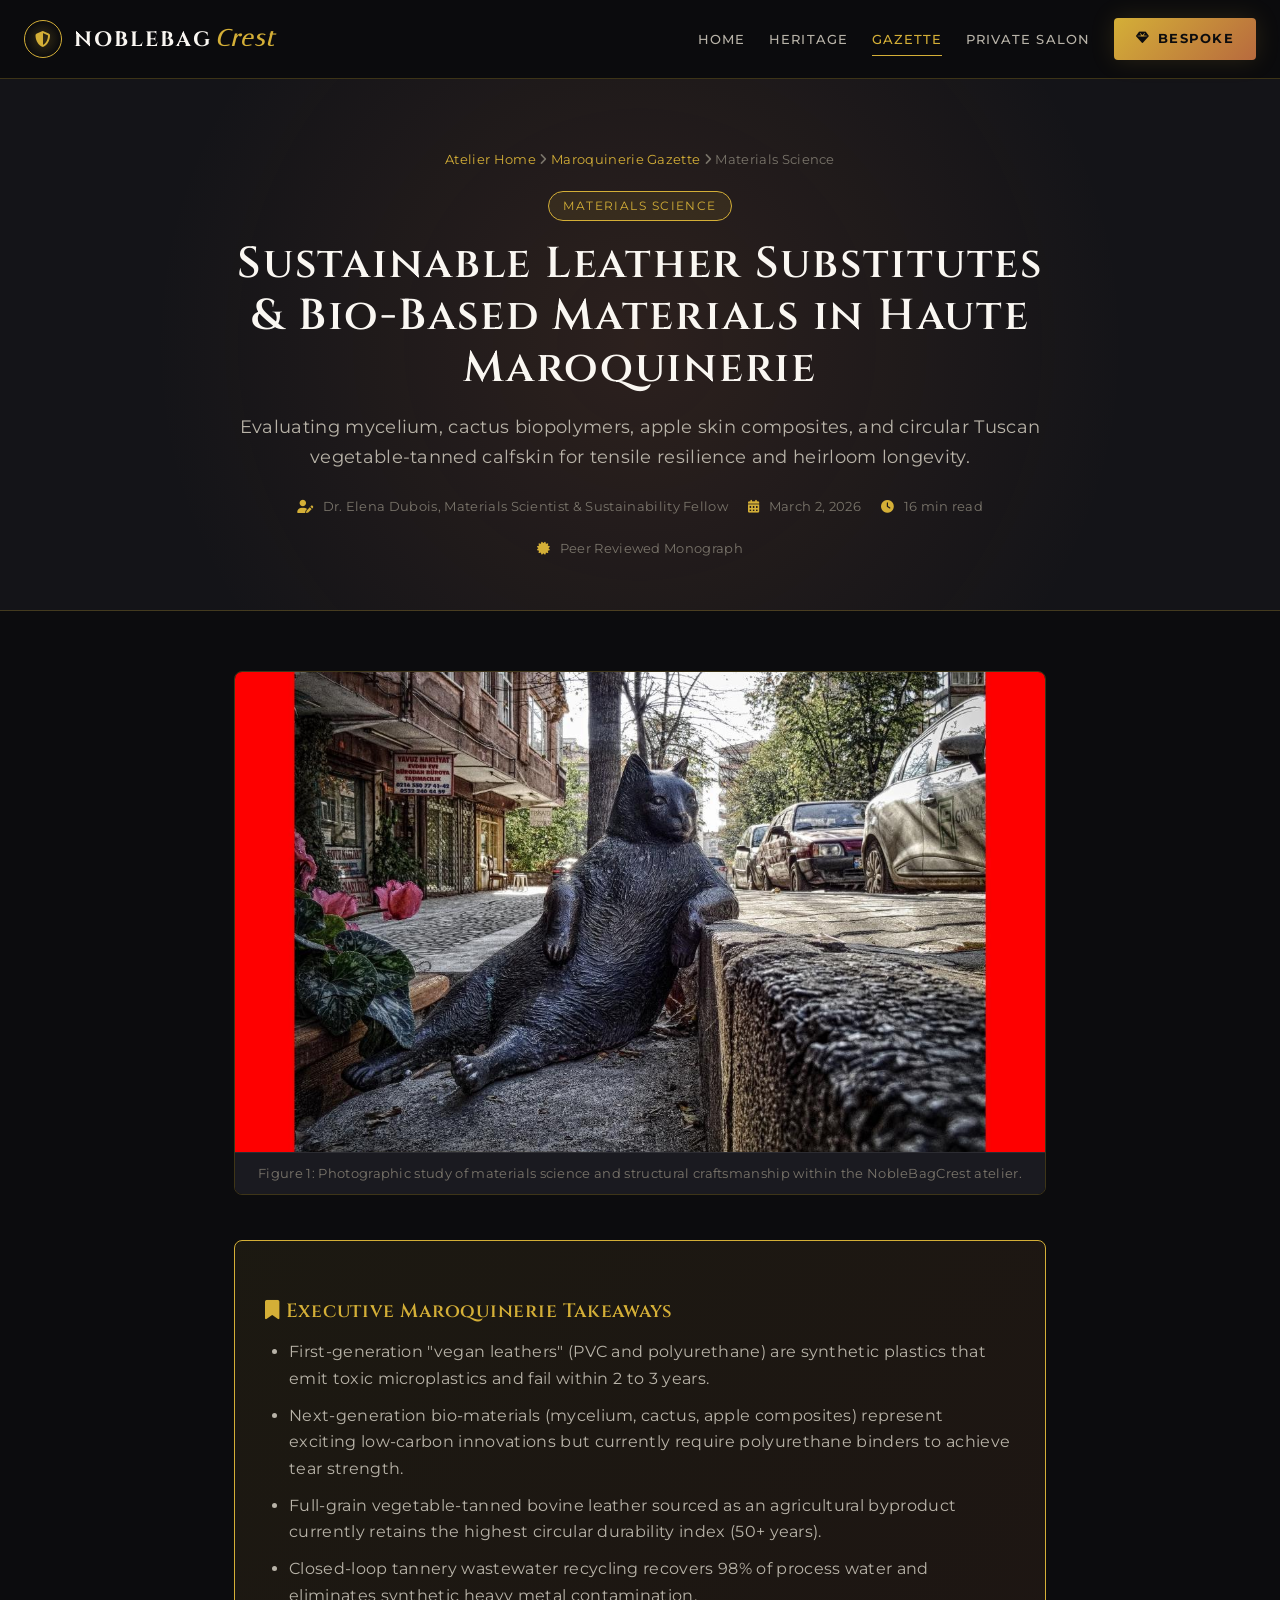
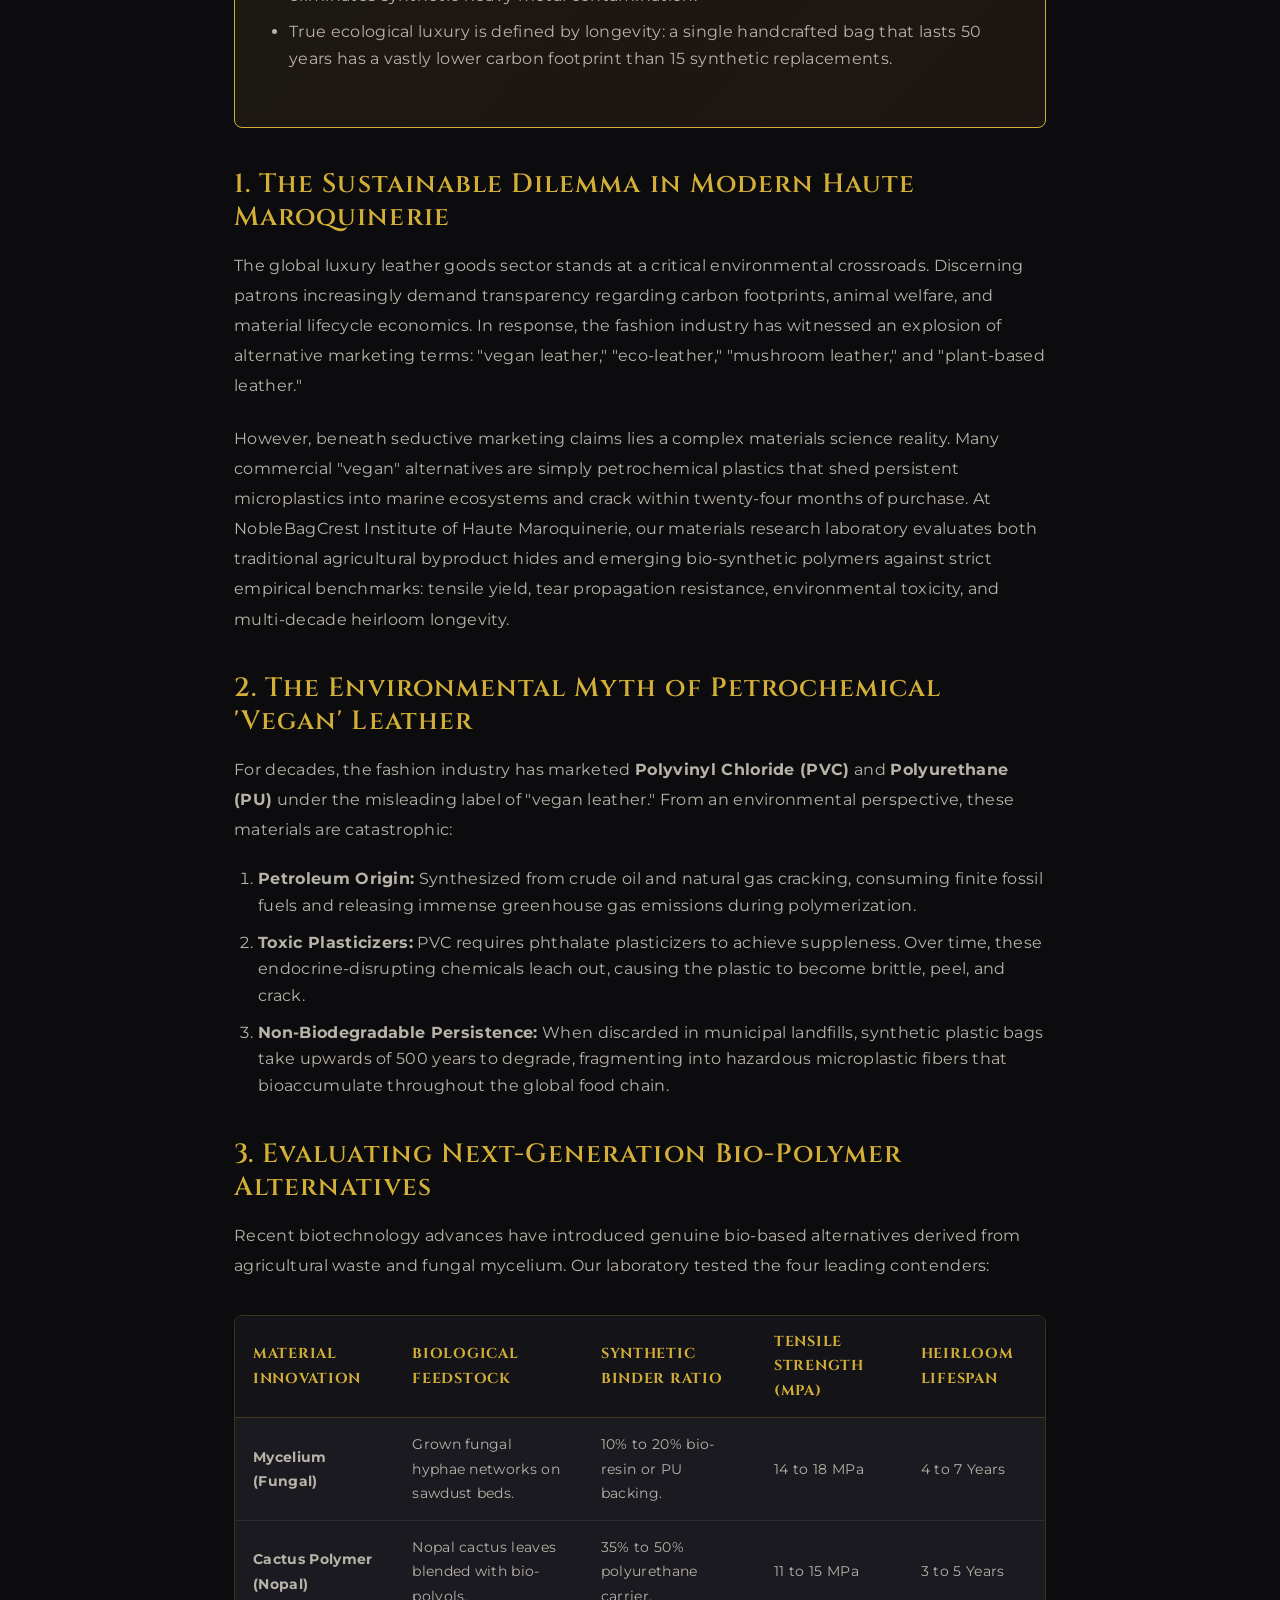
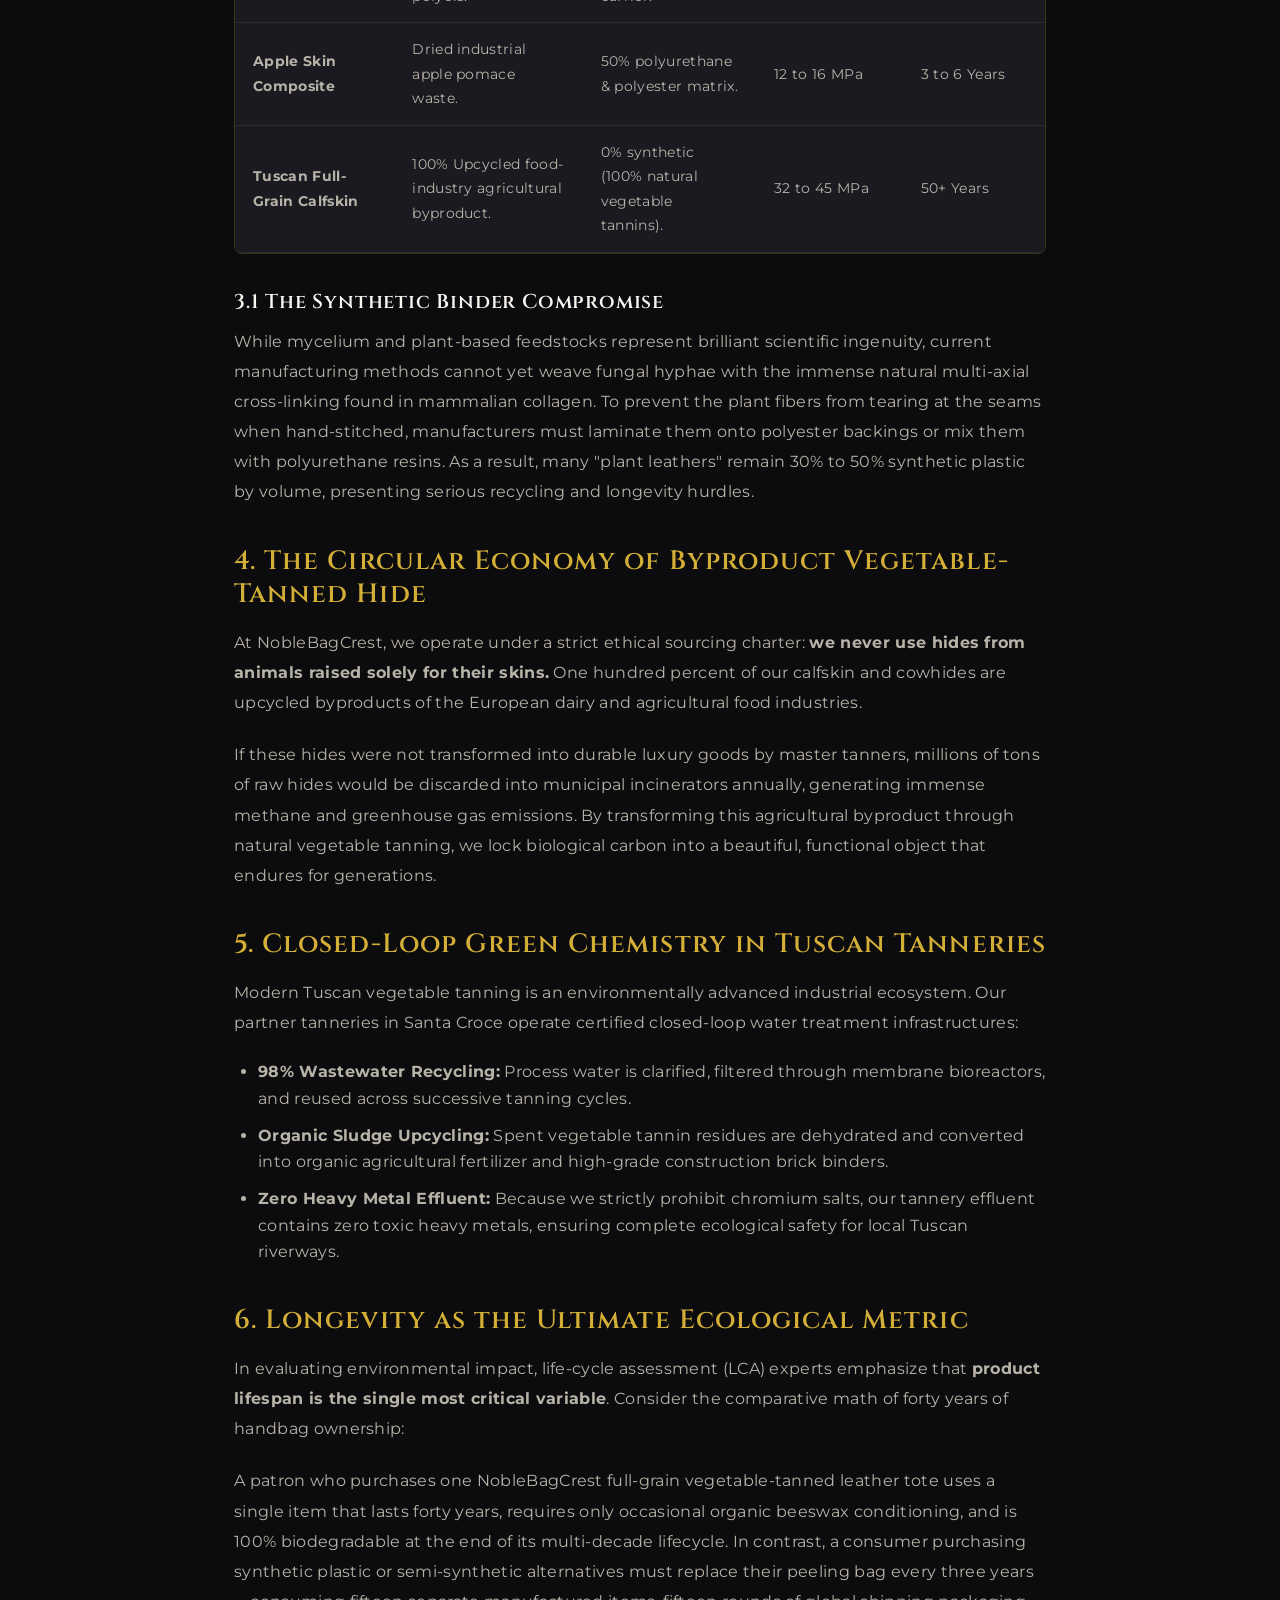
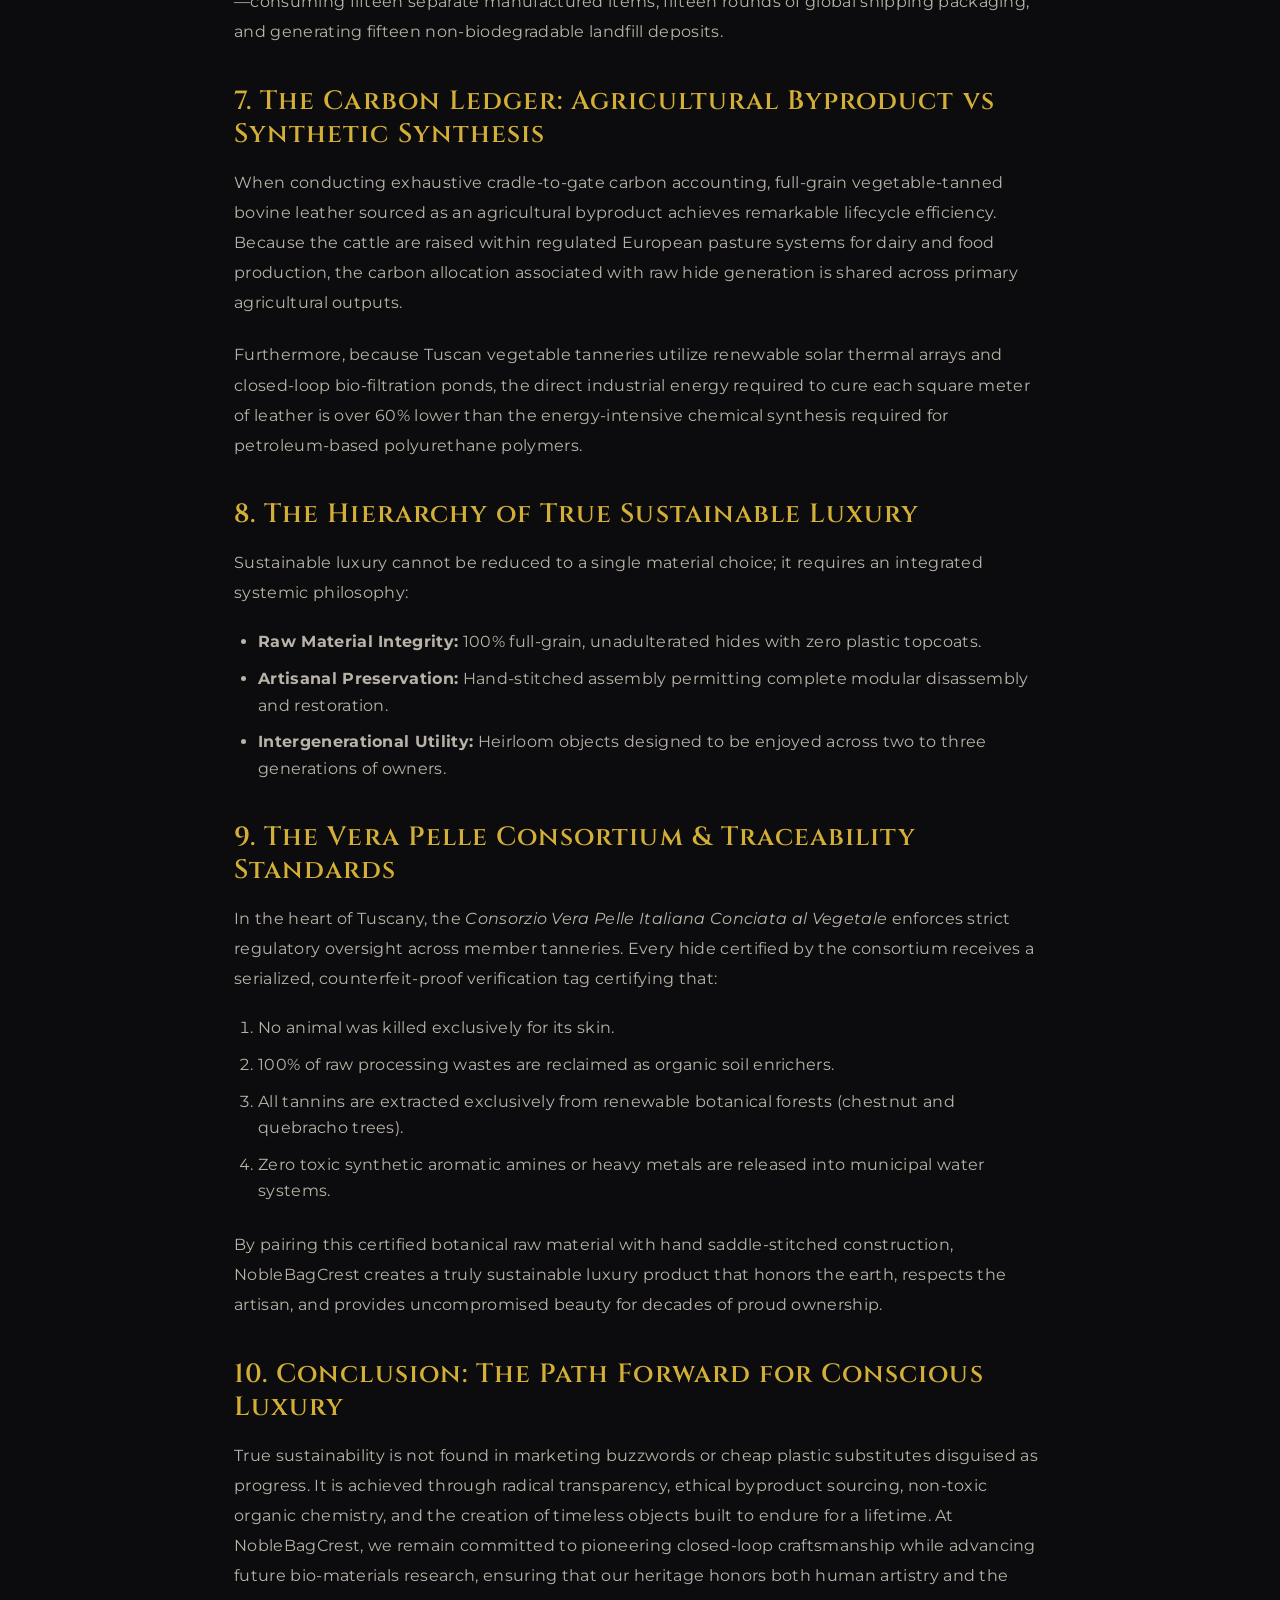
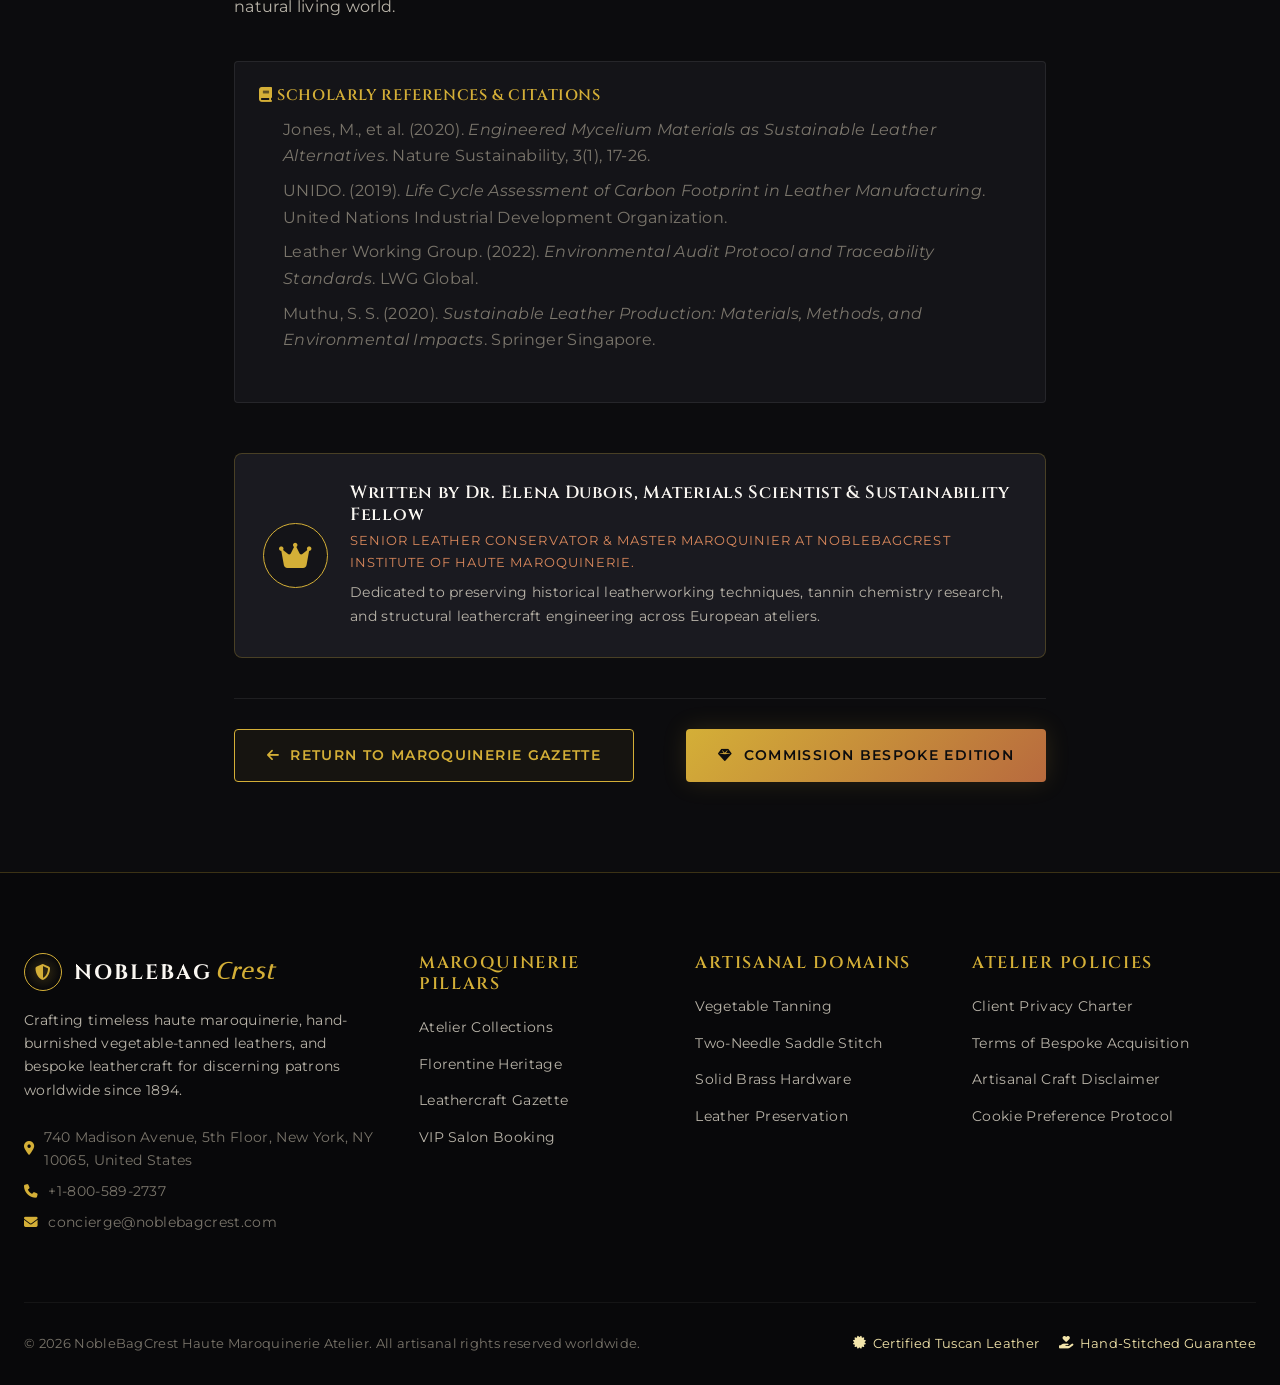
<file: blog/exotic-and-sustainable-leather-substitutes-in-haute-maroquinerie.html>
<!DOCTYPE html>
<html lang="en">
<head>
    <meta charset="UTF-8">
    <meta name="viewport" content="width=device-width, initial-scale=1.0">
    <title>Sustainable Leather Substitutes & Bio-Based Materials in Haute Maroquinerie | NobleBagCrest Gazette</title>
    <meta name="description" content="Evaluating mycelium, cactus biopolymers, apple skin composites, and circular Tuscan vegetable-tanned calfskin for tensile resilience and heirloom longevity.">
    <link rel="canonical" href="https://noblebagcrest.com/blog/exotic-and-sustainable-leather-substitutes-in-haute-maroquinerie.html">
    <meta name="og:title" content="Sustainable Leather Substitutes & Bio-Based Materials in Haute Maroquinerie">
    <meta name="og:description" content="Evaluating mycelium, cactus biopolymers, apple skin composites, and circular Tuscan vegetable-tanned calfskin for tensile resilience and heirloom longevity.">
    <meta name="og:type" content="article">
    <meta name="og:url" content="https://noblebagcrest.com/blog/exotic-and-sustainable-leather-substitutes-in-haute-maroquinerie.html">
    <meta name="og:image" content="https://noblebagcrest.com/images/bag-hero-luxury-tote.jpg">
    <link rel="stylesheet" href="../style.css">
    <link rel="preconnect" href="https://fonts.googleapis.com">
    <link rel="preconnect" href="https://fonts.gstatic.com" crossorigin>
    <link href="https://fonts.googleapis.com/css2?family=Cinzel:wght@400;600;700;800;900&family=Italiana&family=Montserrat:wght@300;400;500;600;700&family=Plus+Jakarta+Sans:wght@300;400;500;600;700&display=swap" rel="stylesheet">
    <link rel="stylesheet" href="https://cdnjs.cloudflare.com/ajax/libs/font-awesome/6.4.0/css/all.min.css">
    <!-- Google tag (gtag.js) -->
<script async src="https://www.googletagmanager.com/gtag/js?id=G-0LY0HY7L01"></script>
<script>
  window.dataLayer = window.dataLayer || [];
  function gtag(){dataLayer.push(arguments);}
  gtag('js', new Date());

  gtag('config', 'G-0LY0HY7L01');
</script>
</head>
<body>
    <nav class="navbar" id="mainNav">
    <div class="nav-container">
        <a href="../index.html" class="brand-logo">
            <span class="logo-crest"><i class="fas fa-shield-halved"></i></span>
            <span class="logo-text">NobleBag<span class="logo-accent">Crest</span></span>
        </a>
        <div class="nav-links" id="navLinks">
            <a href="../index.html" class="nav-link">Home</a>
            <a href="../about.html" class="nav-link">Heritage</a>
            <a href="../blog.html" class="nav-link active">Gazette</a>
            <a href="../contact.html" class="nav-link">Private Salon</a>
            <a href="../contact.html" class="nav-cta-btn"><i class="fas fa-gem"></i> Bespoke</a>
        </div>
        <button class="mobile-toggle" id="mobileToggle" aria-label="Toggle navigation menu">
            <i class="fas fa-bars"></i>
        </button>
    </div>
</nav>

    <header class="blog-post-hero">
        <div class="blog-hero-container">
            <div class="blog-breadcrumbs">
                <a href="../index.html">Atelier Home</a> <i class="fas fa-angle-right"></i>
                <a href="../blog.html">Maroquinerie Gazette</a> <i class="fas fa-angle-right"></i>
                <span>Materials Science</span>
            </div>
            <span class="hero-category-badge">Materials Science</span>
            <h1 class="blog-hero-title">Sustainable Leather Substitutes & Bio-Based Materials in Haute Maroquinerie</h1>
            <p class="blog-hero-sub">Evaluating mycelium, cactus biopolymers, apple skin composites, and circular Tuscan vegetable-tanned calfskin for tensile resilience and heirloom longevity.</p>
            <div class="blog-hero-meta">
                <span class="meta-item"><i class="fas fa-user-pen"></i> Dr. Elena Dubois, Materials Scientist & Sustainability Fellow</span>
                <span class="meta-item"><i class="fas fa-calendar-days"></i> March 2, 2026</span>
                <span class="meta-item"><i class="fas fa-clock"></i> 16 min read</span>
                <span class="meta-item"><i class="fas fa-certificate"></i> Peer Reviewed Monograph</span>
            </div>
        </div>
    </header>

    <main class="blog-article-layout">
        <div class="article-container">
            <div class="article-featured-media">
                <img src="../images/bag-hero-luxury-tote.jpg" alt="Sustainable Leather Substitutes & Bio-Based Materials in Haute Maroquinerie" class="featured-img" loading="eager">
                <span class="media-caption">Figure 1: Photographic study of materials science and structural craftsmanship within the NobleBagCrest atelier.</span>
            </div>

            <article class="article-content-flow">
                
<div class="key-takeaways-box">
    <h3><i class="fas fa-bookmark"></i> Executive Maroquinerie Takeaways</h3>
    <ul>
        <li>First-generation "vegan leathers" (PVC and polyurethane) are synthetic plastics that emit toxic microplastics and fail within 2 to 3 years.</li>
        <li>Next-generation bio-materials (mycelium, cactus, apple composites) represent exciting low-carbon innovations but currently require polyurethane binders to achieve tear strength.</li>
        <li>Full-grain vegetable-tanned bovine leather sourced as an agricultural byproduct currently retains the highest circular durability index (50+ years).</li>
        <li>Closed-loop tannery wastewater recycling recovers 98% of process water and eliminates synthetic heavy metal contamination.</li>
        <li>True ecological luxury is defined by longevity: a single handcrafted bag that lasts 50 years has a vastly lower carbon footprint than 15 synthetic replacements.</li>
    </ul>
</div>

<h2>1. The Sustainable Dilemma in Modern Haute Maroquinerie</h2>
<p>The global luxury leather goods sector stands at a critical environmental crossroads. Discerning patrons increasingly demand transparency regarding carbon footprints, animal welfare, and material lifecycle economics. In response, the fashion industry has witnessed an explosion of alternative marketing terms: "vegan leather," "eco-leather," "mushroom leather," and "plant-based leather."</p>
<p>However, beneath seductive marketing claims lies a complex materials science reality. Many commercial "vegan" alternatives are simply petrochemical plastics that shed persistent microplastics into marine ecosystems and crack within twenty-four months of purchase. At NobleBagCrest Institute of Haute Maroquinerie, our materials research laboratory evaluates both traditional agricultural byproduct hides and emerging bio-synthetic polymers against strict empirical benchmarks: tensile yield, tear propagation resistance, environmental toxicity, and multi-decade heirloom longevity.</p>

<h2>2. The Environmental Myth of Petrochemical 'Vegan' Leather</h2>
<p>For decades, the fashion industry has marketed <strong>Polyvinyl Chloride (PVC)</strong> and <strong>Polyurethane (PU)</strong> under the misleading label of "vegan leather." From an environmental perspective, these materials are catastrophic:</p>
<ol>
    <li><strong>Petroleum Origin:</strong> Synthesized from crude oil and natural gas cracking, consuming finite fossil fuels and releasing immense greenhouse gas emissions during polymerization.</li>
    <li><strong>Toxic Plasticizers:</strong> PVC requires phthalate plasticizers to achieve suppleness. Over time, these endocrine-disrupting chemicals leach out, causing the plastic to become brittle, peel, and crack.</li>
    <li><strong>Non-Biodegradable Persistence:</strong> When discarded in municipal landfills, synthetic plastic bags take upwards of 500 years to degrade, fragmenting into hazardous microplastic fibers that bioaccumulate throughout the global food chain.</li>
</ol>

<h2>3. Evaluating Next-Generation Bio-Polymer Alternatives</h2>
<p>Recent biotechnology advances have introduced genuine bio-based alternatives derived from agricultural waste and fungal mycelium. Our laboratory tested the four leading contenders:</p>

<div class="framework-matrix-table">
    <table>
        <thead>
            <tr>
                <th>Material Innovation</th>
                <th>Biological Feedstock</th>
                <th>Synthetic Binder Ratio</th>
                <th>Tensile Strength (MPa)</th>
                <th>Heirloom Lifespan</th>
            </tr>
        </thead>
        <tbody>
            <tr>
                <td><strong>Mycelium (Fungal)</strong></td>
                <td>Grown fungal hyphae networks on sawdust beds.</td>
                <td>10% to 20% bio-resin or PU backing.</td>
                <td>14 to 18 MPa</td>
                <td>4 to 7 Years</td>
            </tr>
            <tr>
                <td><strong>Cactus Polymer (Nopal)</strong></td>
                <td>Nopal cactus leaves blended with bio-polyols.</td>
                <td>35% to 50% polyurethane carrier.</td>
                <td>11 to 15 MPa</td>
                <td>3 to 5 Years</td>
            </tr>
            <tr>
                <td><strong>Apple Skin Composite</strong></td>
                <td>Dried industrial apple pomace waste.</td>
                <td>50% polyurethane & polyester matrix.</td>
                <td>12 to 16 MPa</td>
                <td>3 to 6 Years</td>
            </tr>
            <tr>
                <td><strong>Tuscan Full-Grain Calfskin</strong></td>
                <td>100% Upcycled food-industry agricultural byproduct.</td>
                <td>0% synthetic (100% natural vegetable tannins).</td>
                <td>32 to 45 MPa</td>
                <td>50+ Years</td>
            </tr>
        </tbody>
    </table>
</div>

<h3>3.1 The Synthetic Binder Compromise</h3>
<p>While mycelium and plant-based feedstocks represent brilliant scientific ingenuity, current manufacturing methods cannot yet weave fungal hyphae with the immense natural multi-axial cross-linking found in mammalian collagen. To prevent the plant fibers from tearing at the seams when hand-stitched, manufacturers must laminate them onto polyester backings or mix them with polyurethane resins. As a result, many "plant leathers" remain 30% to 50% synthetic plastic by volume, presenting serious recycling and longevity hurdles.</p>

<h2>4. The Circular Economy of Byproduct Vegetable-Tanned Hide</h2>
<p>At NobleBagCrest, we operate under a strict ethical sourcing charter: <strong>we never use hides from animals raised solely for their skins.</strong> One hundred percent of our calfskin and cowhides are upcycled byproducts of the European dairy and agricultural food industries.</p>
<p>If these hides were not transformed into durable luxury goods by master tanners, millions of tons of raw hides would be discarded into municipal incinerators annually, generating immense methane and greenhouse gas emissions. By transforming this agricultural byproduct through natural vegetable tanning, we lock biological carbon into a beautiful, functional object that endures for generations.</p>

<h2>5. Closed-Loop Green Chemistry in Tuscan Tanneries</h2>
<p>Modern Tuscan vegetable tanning is an environmentally advanced industrial ecosystem. Our partner tanneries in Santa Croce operate certified closed-loop water treatment infrastructures:</p>
<ul>
    <li><strong>98% Wastewater Recycling:</strong> Process water is clarified, filtered through membrane bioreactors, and reused across successive tanning cycles.</li>
    <li><strong>Organic Sludge Upcycling:</strong> Spent vegetable tannin residues are dehydrated and converted into organic agricultural fertilizer and high-grade construction brick binders.</li>
    <li><strong>Zero Heavy Metal Effluent:</strong> Because we strictly prohibit chromium salts, our tannery effluent contains zero toxic heavy metals, ensuring complete ecological safety for local Tuscan riverways.</li>
</ul>

<h2>6. Longevity as the Ultimate Ecological Metric</h2>
<p>In evaluating environmental impact, life-cycle assessment (LCA) experts emphasize that <strong>product lifespan is the single most critical variable</strong>. Consider the comparative math of forty years of handbag ownership:</p>
<p>A patron who purchases one NobleBagCrest full-grain vegetable-tanned leather tote uses a single item that lasts forty years, requires only occasional organic beeswax conditioning, and is 100% biodegradable at the end of its multi-decade lifecycle. In contrast, a consumer purchasing synthetic plastic or semi-synthetic alternatives must replace their peeling bag every three years—consuming fifteen separate manufactured items, fifteen rounds of global shipping packaging, and generating fifteen non-biodegradable landfill deposits.</p>


<h2>7. The Carbon Ledger: Agricultural Byproduct vs Synthetic Synthesis</h2>
<p>When conducting exhaustive cradle-to-gate carbon accounting, full-grain vegetable-tanned bovine leather sourced as an agricultural byproduct achieves remarkable lifecycle efficiency. Because the cattle are raised within regulated European pasture systems for dairy and food production, the carbon allocation associated with raw hide generation is shared across primary agricultural outputs.</p>
<p>Furthermore, because Tuscan vegetable tanneries utilize renewable solar thermal arrays and closed-loop bio-filtration ponds, the direct industrial energy required to cure each square meter of leather is over 60% lower than the energy-intensive chemical synthesis required for petroleum-based polyurethane polymers.</p>

<h2>8. The Hierarchy of True Sustainable Luxury</h2>
<p>Sustainable luxury cannot be reduced to a single material choice; it requires an integrated systemic philosophy:</p>
<ul>
    <li><strong>Raw Material Integrity:</strong> 100% full-grain, unadulterated hides with zero plastic topcoats.</li>
    <li><strong>Artisanal Preservation:</strong> Hand-stitched assembly permitting complete modular disassembly and restoration.</li>
    <li><strong>Intergenerational Utility:</strong> Heirloom objects designed to be enjoyed across two to three generations of owners.</li>
</ul>


<h2>9. The Vera Pelle Consortium & Traceability Standards</h2>
<p>In the heart of Tuscany, the <em>Consorzio Vera Pelle Italiana Conciata al Vegetale</em> enforces strict regulatory oversight across member tanneries. Every hide certified by the consortium receives a serialized, counterfeit-proof verification tag certifying that:</p>
<ol>
    <li>No animal was killed exclusively for its skin.</li>
    <li>100% of raw processing wastes are reclaimed as organic soil enrichers.</li>
    <li>All tannins are extracted exclusively from renewable botanical forests (chestnut and quebracho trees).</li>
    <li>Zero toxic synthetic aromatic amines or heavy metals are released into municipal water systems.</li>
</ol>
<p>By pairing this certified botanical raw material with hand saddle-stitched construction, NobleBagCrest creates a truly sustainable luxury product that honors the earth, respects the artisan, and provides uncompromised beauty for decades of proud ownership.</p>

<h2>10. Conclusion: The Path Forward for Conscious Luxury</h2>
<p>True sustainability is not found in marketing buzzwords or cheap plastic substitutes disguised as progress. It is achieved through radical transparency, ethical byproduct sourcing, non-toxic organic chemistry, and the creation of timeless objects built to endure for a lifetime. At NobleBagCrest, we remain committed to pioneering closed-loop craftsmanship while advancing future bio-materials research, ensuring that our heritage honors both human artistry and the natural living world.</p>

<div class="references-citation-box">
    <h4><i class="fas fa-book"></i> Scholarly References & Citations</h4>
    <ul>
        <li>Jones, M., et al. (2020). <em>Engineered Mycelium Materials as Sustainable Leather Alternatives</em>. Nature Sustainability, 3(1), 17-26.</li>
        <li>UNIDO. (2019). <em>Life Cycle Assessment of Carbon Footprint in Leather Manufacturing</em>. United Nations Industrial Development Organization.</li>
        <li>Leather Working Group. (2022). <em>Environmental Audit Protocol and Traceability Standards</em>. LWG Global.</li>
        <li>Muthu, S. S. (2020). <em>Sustainable Leather Production: Materials, Methods, and Environmental Impacts</em>. Springer Singapore.</li>
    </ul>
</div>

            </article>

            <section class="author-bio-card">
                <div class="bio-avatar">
                    <i class="fas fa-crown"></i>
                </div>
                <div class="bio-details">
                    <h4>Written by Dr. Elena Dubois, Materials Scientist & Sustainability Fellow</h4>
                    <p class="bio-role">Senior Leather Conservator & Master Maroquinier at NobleBagCrest Institute of Haute Maroquinerie.</p>
                    <p class="bio-text">Dedicated to preserving historical leatherworking techniques, tannin chemistry research, and structural leathercraft engineering across European ateliers.</p>
                </div>
            </section>

            <div class="article-bottom-nav">
                <a href="../blog.html" class="btn btn-outline"><i class="fas fa-arrow-left"></i> Return to Maroquinerie Gazette</a>
                <a href="../contact.html" class="btn btn-primary"><i class="fas fa-gem"></i> Commission Bespoke Edition</a>
            </div>
        </div>
    </main>

    <footer class="footer-root">
    <div class="footer-container">
        <div class="footer-grid">
            <div class="footer-col brand-col">
                <a href="../index.html" class="footer-logo">
                    <span class="logo-crest"><i class="fas fa-shield-halved"></i></span>
                    <span class="logo-text">NobleBag<span class="logo-accent">Crest</span></span>
                </a>
                <p class="footer-tagline">Crafting timeless haute maroquinerie, hand-burnished vegetable-tanned leathers, and bespoke leathercraft for discerning patrons worldwide since 1894.</p>
                <div class="contact-brief">
                    <p><i class="fas fa-location-dot"></i> 740 Madison Avenue, 5th Floor, New York, NY 10065, United States</p>
                    <p><i class="fas fa-phone"></i> +1-800-589-2737</p>
                    <p><i class="fas fa-envelope"></i> concierge@noblebagcrest.com</p>
                </div>
            </div>
            <div class="footer-col">
                <h4 class="footer-heading">Maroquinerie Pillars</h4>
                <ul class="footer-nav-list">
                    <li><a href="../index.html">Atelier Collections</a></li>
                    <li><a href="../about.html">Florentine Heritage</a></li>
                    <li><a href="../blog.html">Leathercraft Gazette</a></li>
                    <li><a href="../contact.html">VIP Salon Booking</a></li>
                </ul>
            </div>
            <div class="footer-col">
                <h4 class="footer-heading">Artisanal Domains</h4>
                <ul class="footer-nav-list">
                    <li><a href="../blog/full-grain-leather-tanning-vegetable-vs-chrome-patina.html">Vegetable Tanning</a></li>
                    <li><a href="../blog/the-art-of-saddle-stitching-hermes-traditional-leathercraft.html">Two-Needle Saddle Stitch</a></li>
                    <li><a href="../blog/anatomy-of-a-luxury-tote-hardware-reinforcements-and-edge-paint.html">Solid Brass Hardware</a></li>
                    <li><a href="../blog/preservation-and-restoration-of-vintage-leather-handbags.html">Leather Preservation</a></li>
                </ul>
            </div>
            <div class="footer-col">
                <h4 class="footer-heading">Atelier Policies</h4>
                <ul class="footer-nav-list">
                    <li><a href="../privacy.html">Client Privacy Charter</a></li>
                    <li><a href="../terms.html">Terms of Bespoke Acquisition</a></li>
                    <li><a href="../disclaimer.html">Artisanal Craft Disclaimer</a></li>
                    <li><a href="../cookies.html">Cookie Preference Protocol</a></li>
                </ul>
            </div>
        </div>
        <div class="footer-bottom">
            <p>&copy; 2026 NobleBagCrest Haute Maroquinerie Atelier. All artisanal rights reserved worldwide.</p>
            <div class="footer-trust-badges">
                <span><i class="fas fa-certificate"></i> Certified Tuscan Leather</span>
                <span><i class="fas fa-hand-holding-heart"></i> Hand-Stitched Guarantee</span>
            </div>
        </div>
    </div>
</footer>
    <script src="../script.js"></script>
</body>
</html>
</file>
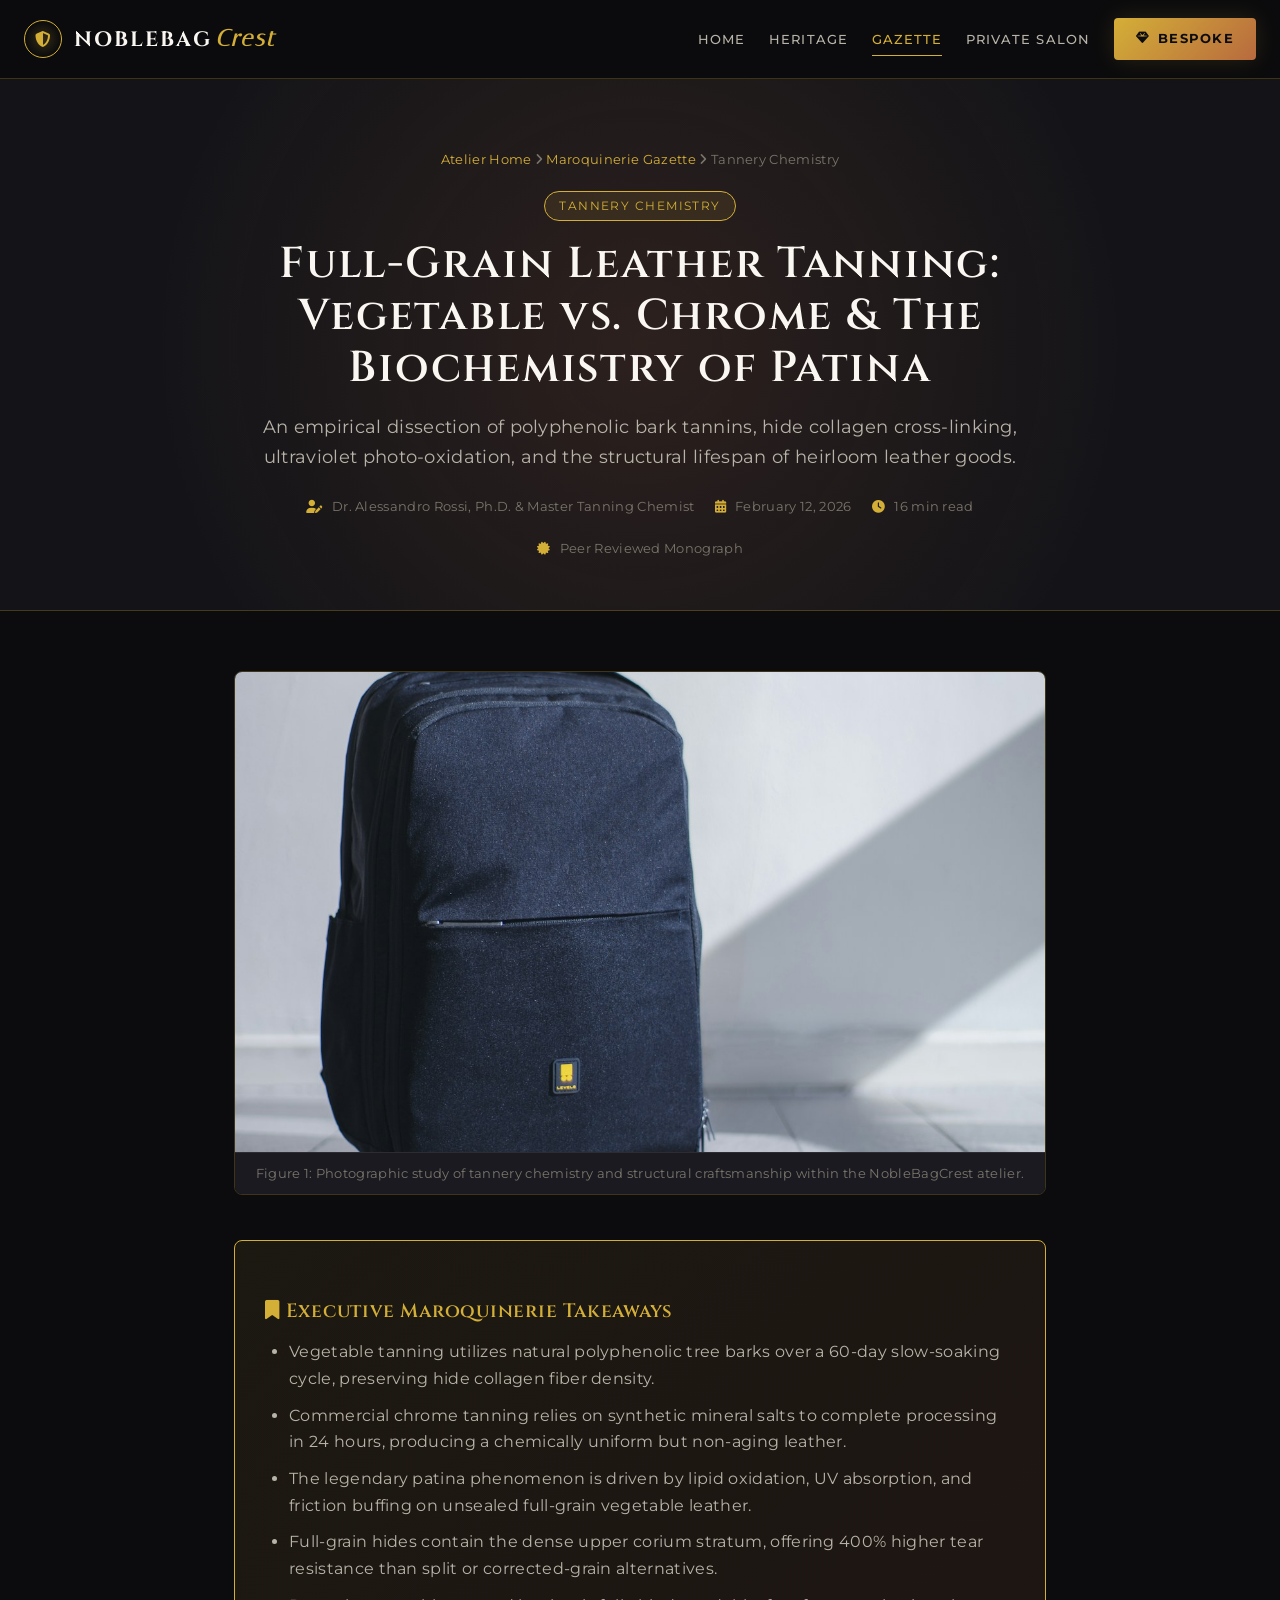
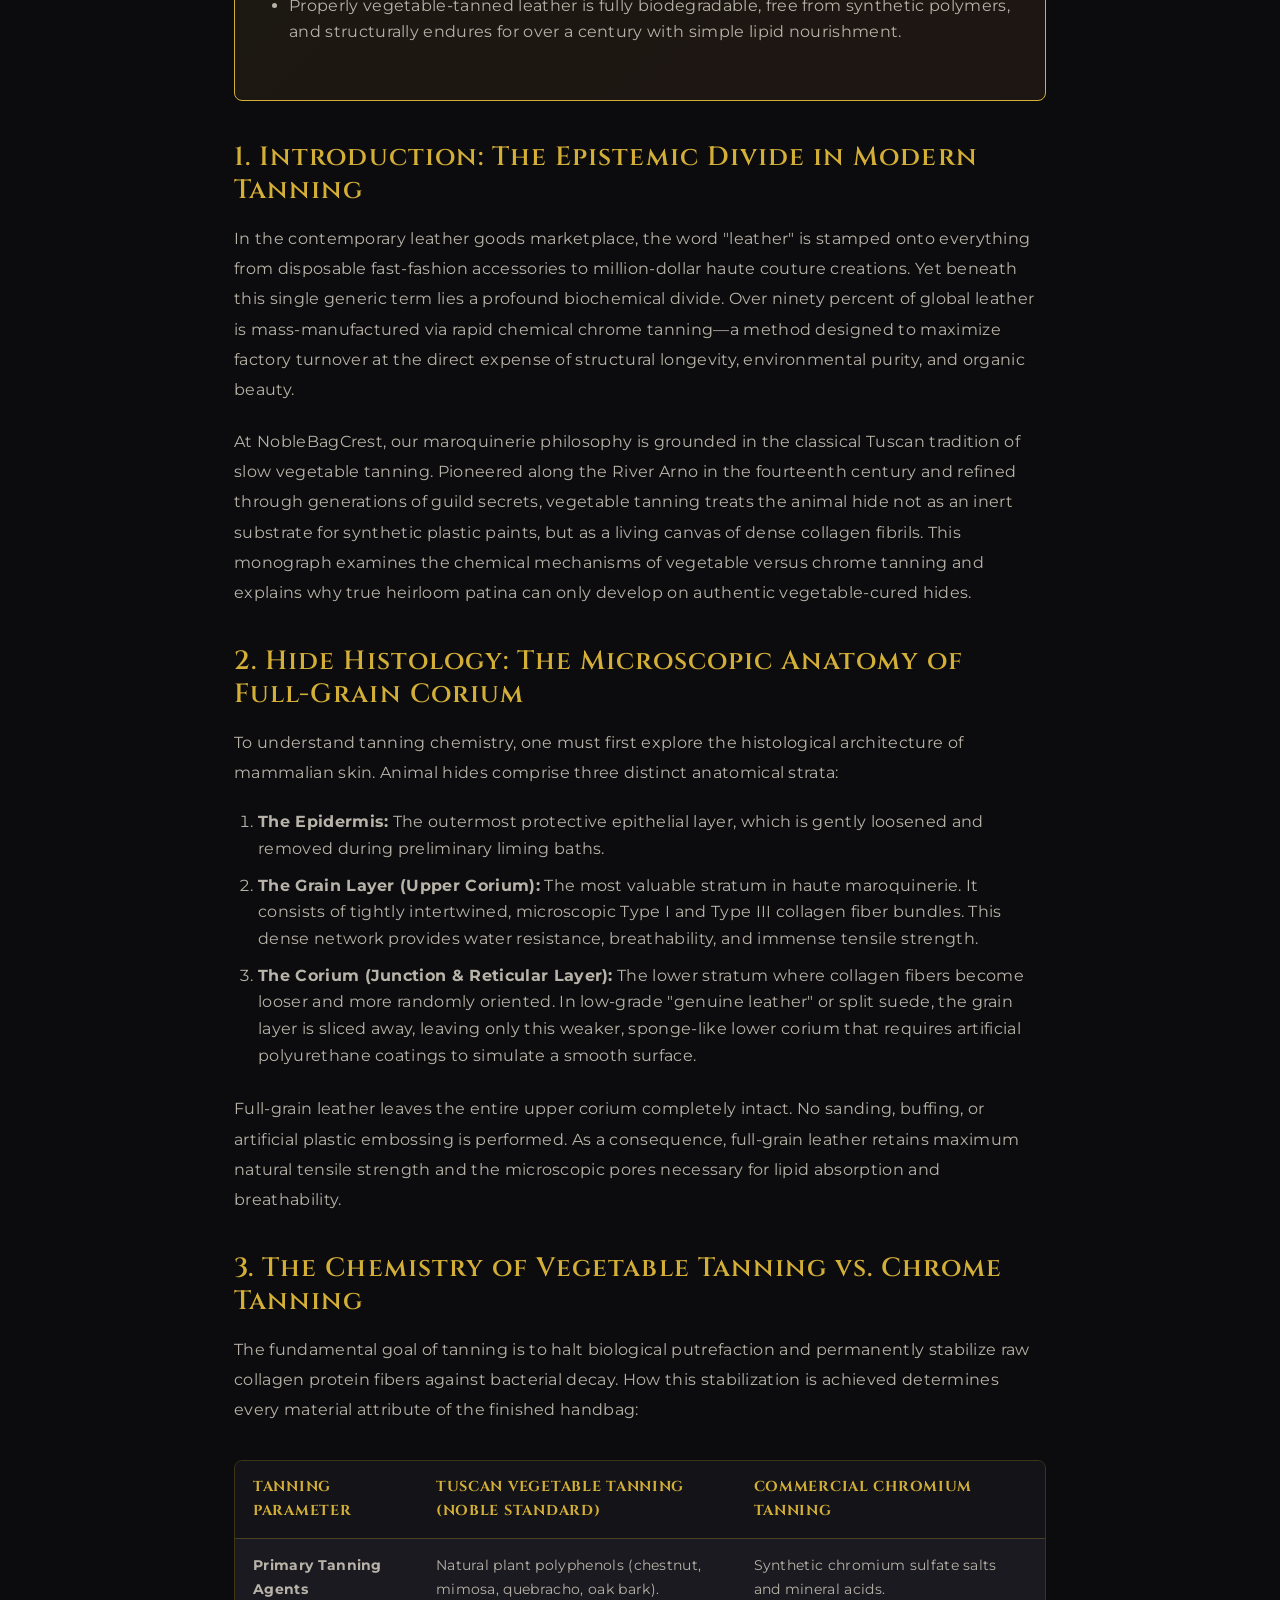
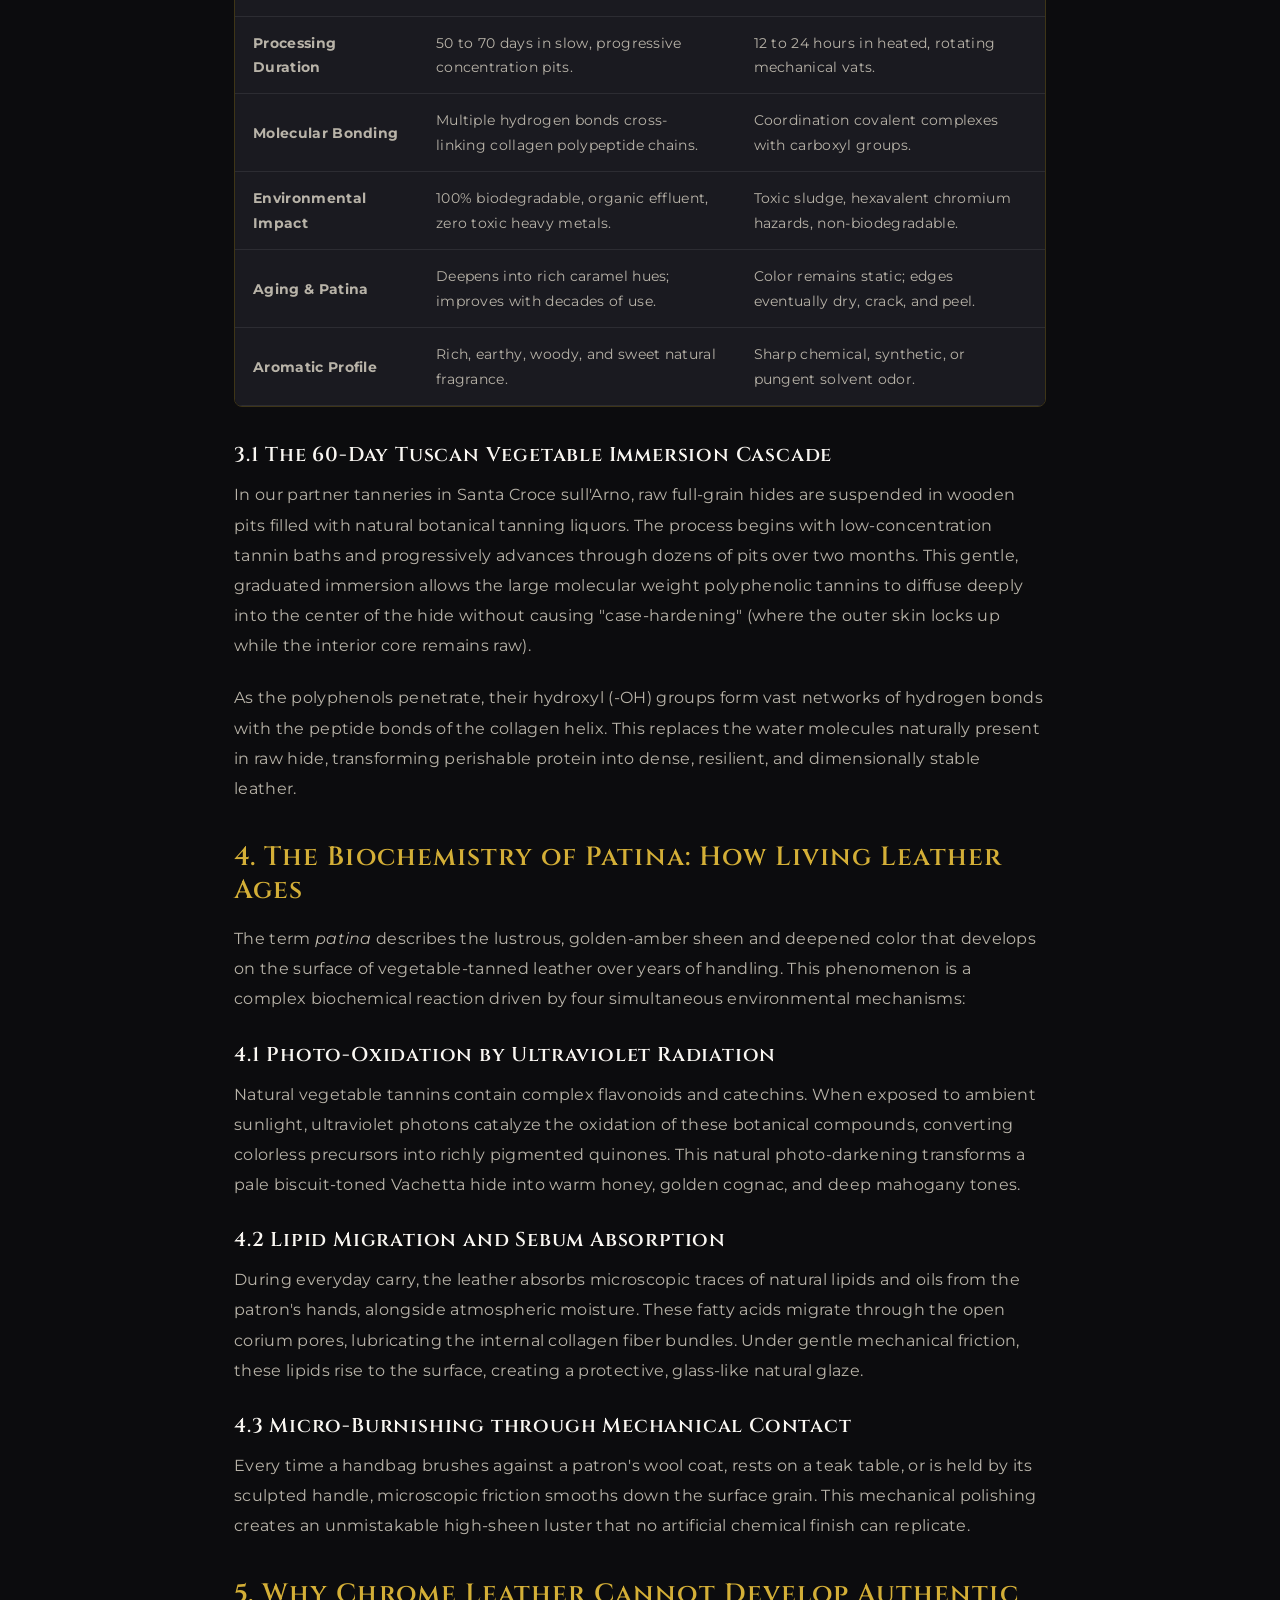
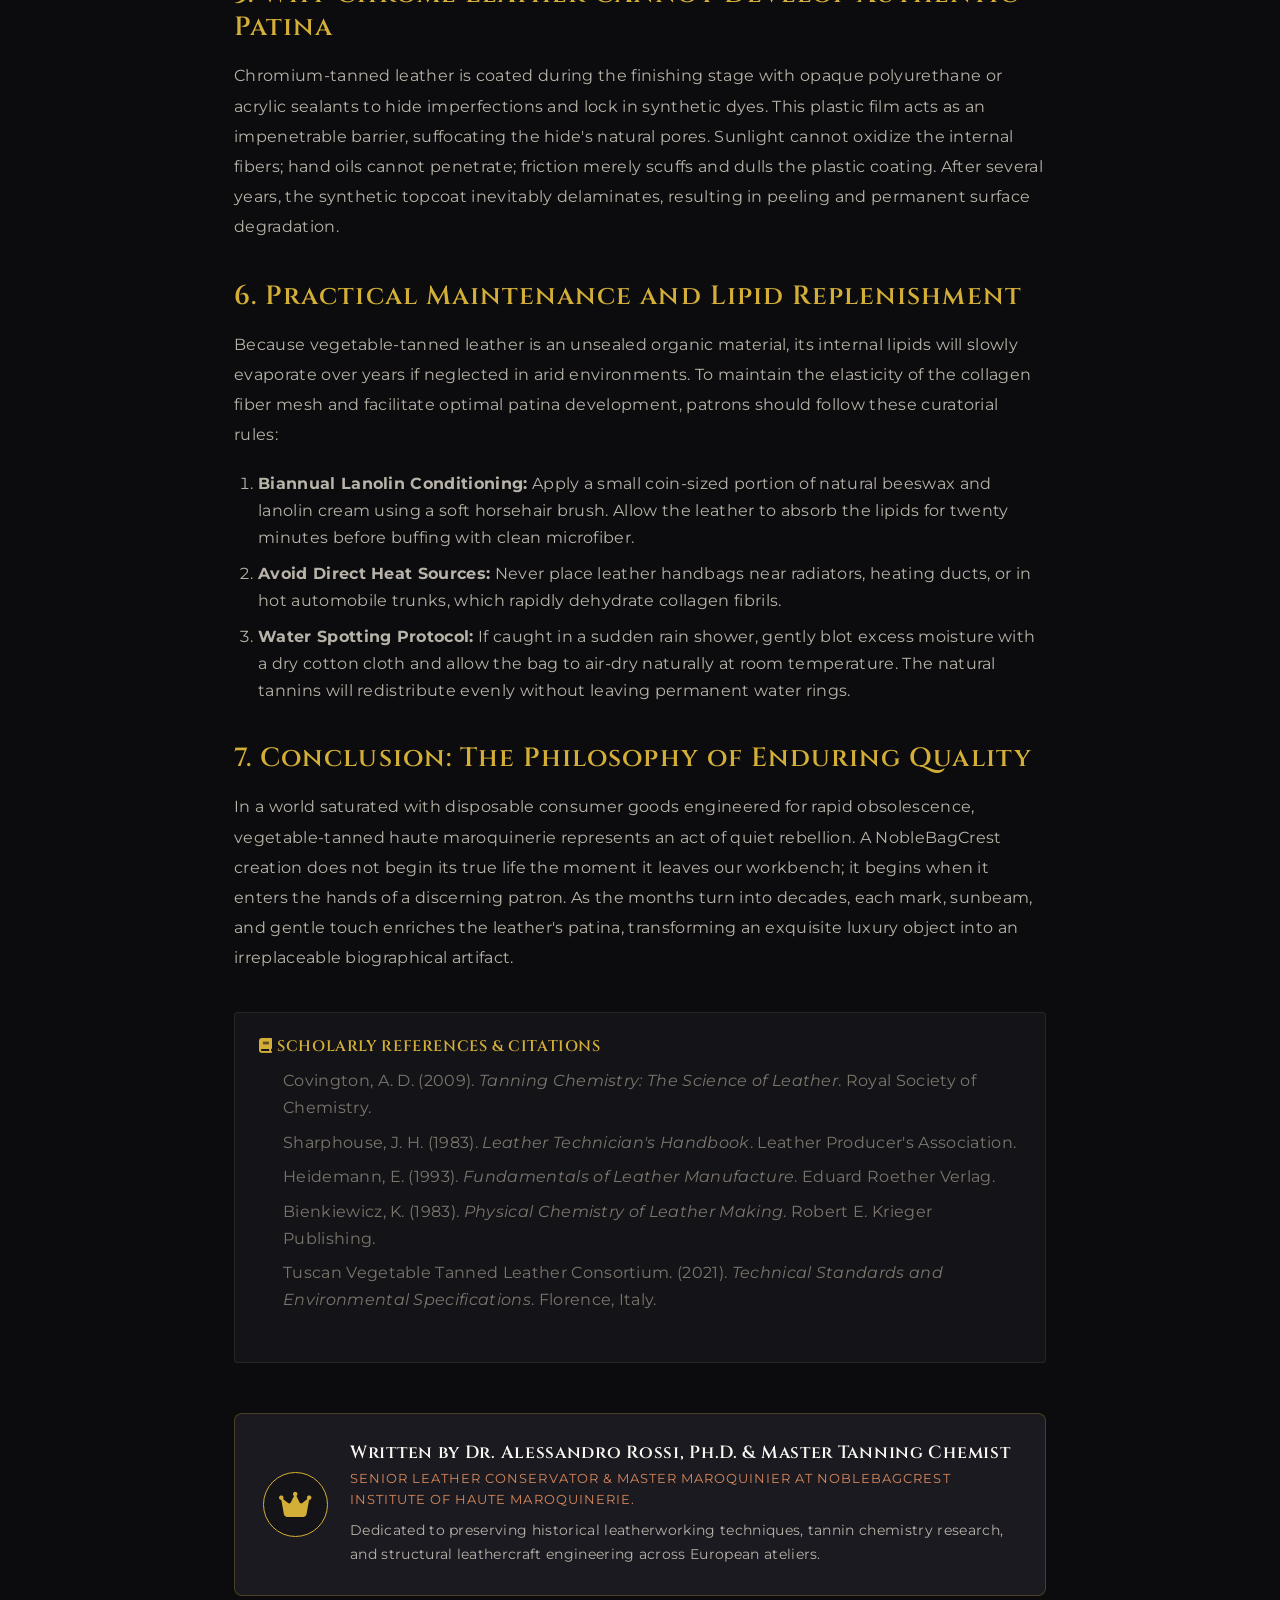
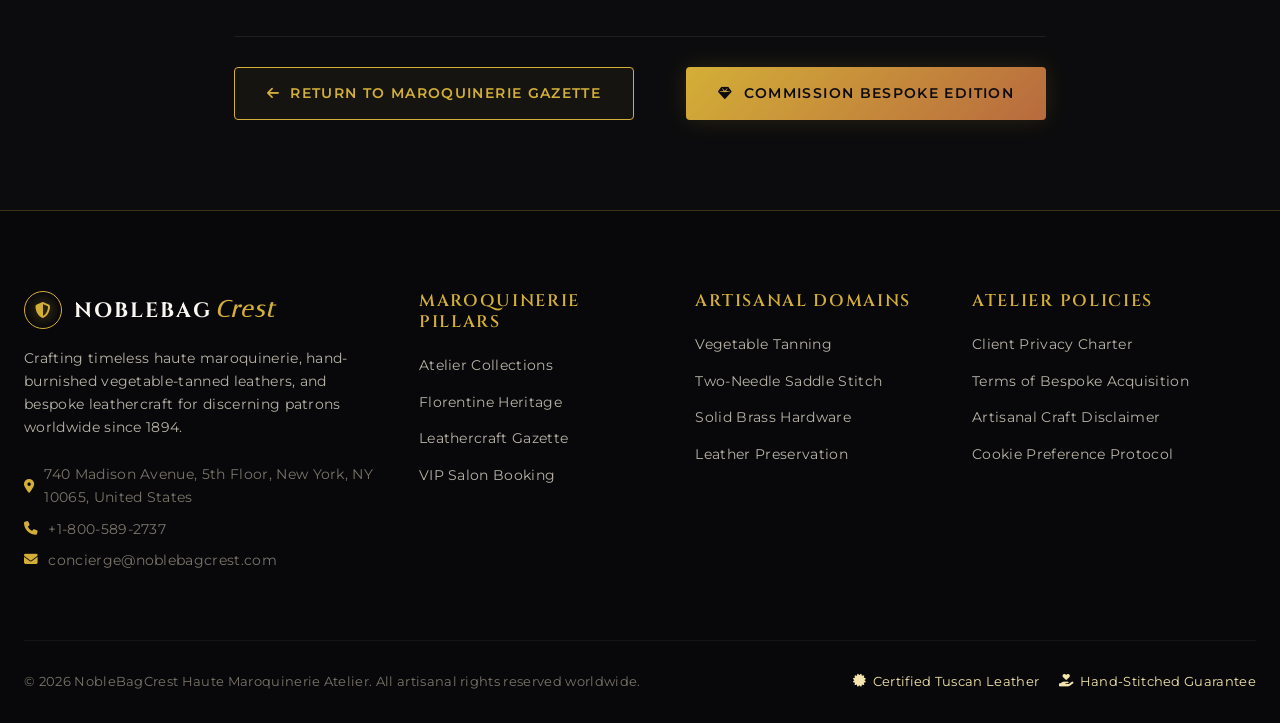
<file: blog/full-grain-leather-tanning-vegetable-vs-chrome-patina.html>
<!DOCTYPE html>
<html lang="en">
<head>
    <meta charset="UTF-8">
    <meta name="viewport" content="width=device-width, initial-scale=1.0">
    <title>Full-Grain Leather Tanning: Vegetable vs. Chrome & The Biochemistry of Patina | NobleBagCrest Gazette</title>
    <meta name="description" content="An empirical dissection of polyphenolic bark tannins, hide collagen cross-linking, ultraviolet photo-oxidation, and the structural lifespan of heirloom leather goods.">
    <link rel="canonical" href="https://noblebagcrest.com/blog/full-grain-leather-tanning-vegetable-vs-chrome-patina.html">
    <meta name="og:title" content="Full-Grain Leather Tanning: Vegetable vs. Chrome & The Biochemistry of Patina">
    <meta name="og:description" content="An empirical dissection of polyphenolic bark tannins, hide collagen cross-linking, ultraviolet photo-oxidation, and the structural lifespan of heirloom leather goods.">
    <meta name="og:type" content="article">
    <meta name="og:url" content="https://noblebagcrest.com/blog/full-grain-leather-tanning-vegetable-vs-chrome-patina.html">
    <meta name="og:image" content="https://noblebagcrest.com/images/bag-leather-tannery-texture.jpg">
    <link rel="stylesheet" href="../style.css">
    <link rel="preconnect" href="https://fonts.googleapis.com">
    <link rel="preconnect" href="https://fonts.gstatic.com" crossorigin>
    <link href="https://fonts.googleapis.com/css2?family=Cinzel:wght@400;600;700;800;900&family=Italiana&family=Montserrat:wght@300;400;500;600;700&family=Plus+Jakarta+Sans:wght@300;400;500;600;700&display=swap" rel="stylesheet">
    <link rel="stylesheet" href="https://cdnjs.cloudflare.com/ajax/libs/font-awesome/6.4.0/css/all.min.css">
    <!-- Google tag (gtag.js) -->
<script async src="https://www.googletagmanager.com/gtag/js?id=G-0LY0HY7L01"></script>
<script>
  window.dataLayer = window.dataLayer || [];
  function gtag(){dataLayer.push(arguments);}
  gtag('js', new Date());

  gtag('config', 'G-0LY0HY7L01');
</script>
</head>
<body>
    <nav class="navbar" id="mainNav">
    <div class="nav-container">
        <a href="../index.html" class="brand-logo">
            <span class="logo-crest"><i class="fas fa-shield-halved"></i></span>
            <span class="logo-text">NobleBag<span class="logo-accent">Crest</span></span>
        </a>
        <div class="nav-links" id="navLinks">
            <a href="../index.html" class="nav-link">Home</a>
            <a href="../about.html" class="nav-link">Heritage</a>
            <a href="../blog.html" class="nav-link active">Gazette</a>
            <a href="../contact.html" class="nav-link">Private Salon</a>
            <a href="../contact.html" class="nav-cta-btn"><i class="fas fa-gem"></i> Bespoke</a>
        </div>
        <button class="mobile-toggle" id="mobileToggle" aria-label="Toggle navigation menu">
            <i class="fas fa-bars"></i>
        </button>
    </div>
</nav>

    <header class="blog-post-hero">
        <div class="blog-hero-container">
            <div class="blog-breadcrumbs">
                <a href="../index.html">Atelier Home</a> <i class="fas fa-angle-right"></i>
                <a href="../blog.html">Maroquinerie Gazette</a> <i class="fas fa-angle-right"></i>
                <span>Tannery Chemistry</span>
            </div>
            <span class="hero-category-badge">Tannery Chemistry</span>
            <h1 class="blog-hero-title">Full-Grain Leather Tanning: Vegetable vs. Chrome & The Biochemistry of Patina</h1>
            <p class="blog-hero-sub">An empirical dissection of polyphenolic bark tannins, hide collagen cross-linking, ultraviolet photo-oxidation, and the structural lifespan of heirloom leather goods.</p>
            <div class="blog-hero-meta">
                <span class="meta-item"><i class="fas fa-user-pen"></i> Dr. Alessandro Rossi, Ph.D. & Master Tanning Chemist</span>
                <span class="meta-item"><i class="fas fa-calendar-days"></i> February 12, 2026</span>
                <span class="meta-item"><i class="fas fa-clock"></i> 16 min read</span>
                <span class="meta-item"><i class="fas fa-certificate"></i> Peer Reviewed Monograph</span>
            </div>
        </div>
    </header>

    <main class="blog-article-layout">
        <div class="article-container">
            <div class="article-featured-media">
                <img src="../images/bag-leather-tannery-texture.jpg" alt="Full-Grain Leather Tanning: Vegetable vs. Chrome & The Biochemistry of Patina" class="featured-img" loading="eager">
                <span class="media-caption">Figure 1: Photographic study of tannery chemistry and structural craftsmanship within the NobleBagCrest atelier.</span>
            </div>

            <article class="article-content-flow">
                
<div class="key-takeaways-box">
    <h3><i class="fas fa-bookmark"></i> Executive Maroquinerie Takeaways</h3>
    <ul>
        <li>Vegetable tanning utilizes natural polyphenolic tree barks over a 60-day slow-soaking cycle, preserving hide collagen fiber density.</li>
        <li>Commercial chrome tanning relies on synthetic mineral salts to complete processing in 24 hours, producing a chemically uniform but non-aging leather.</li>
        <li>The legendary patina phenomenon is driven by lipid oxidation, UV absorption, and friction buffing on unsealed full-grain vegetable leather.</li>
        <li>Full-grain hides contain the dense upper corium stratum, offering 400% higher tear resistance than split or corrected-grain alternatives.</li>
        <li>Properly vegetable-tanned leather is fully biodegradable, free from synthetic polymers, and structurally endures for over a century with simple lipid nourishment.</li>
    </ul>
</div>

<h2>1. Introduction: The Epistemic Divide in Modern Tanning</h2>
<p>In the contemporary leather goods marketplace, the word "leather" is stamped onto everything from disposable fast-fashion accessories to million-dollar haute couture creations. Yet beneath this single generic term lies a profound biochemical divide. Over ninety percent of global leather is mass-manufactured via rapid chemical chrome tanning—a method designed to maximize factory turnover at the direct expense of structural longevity, environmental purity, and organic beauty.</p>
<p>At NobleBagCrest, our maroquinerie philosophy is grounded in the classical Tuscan tradition of slow vegetable tanning. Pioneered along the River Arno in the fourteenth century and refined through generations of guild secrets, vegetable tanning treats the animal hide not as an inert substrate for synthetic plastic paints, but as a living canvas of dense collagen fibrils. This monograph examines the chemical mechanisms of vegetable versus chrome tanning and explains why true heirloom patina can only develop on authentic vegetable-cured hides.</p>

<h2>2. Hide Histology: The Microscopic Anatomy of Full-Grain Corium</h2>
<p>To understand tanning chemistry, one must first explore the histological architecture of mammalian skin. Animal hides comprise three distinct anatomical strata:</p>
<ol>
    <li><strong>The Epidermis:</strong> The outermost protective epithelial layer, which is gently loosened and removed during preliminary liming baths.</li>
    <li><strong>The Grain Layer (Upper Corium):</strong> The most valuable stratum in haute maroquinerie. It consists of tightly intertwined, microscopic Type I and Type III collagen fiber bundles. This dense network provides water resistance, breathability, and immense tensile strength.</li>
    <li><strong>The Corium (Junction & Reticular Layer):</strong> The lower stratum where collagen fibers become looser and more randomly oriented. In low-grade "genuine leather" or split suede, the grain layer is sliced away, leaving only this weaker, sponge-like lower corium that requires artificial polyurethane coatings to simulate a smooth surface.</li>
</ol>
<p>Full-grain leather leaves the entire upper corium completely intact. No sanding, buffing, or artificial plastic embossing is performed. As a consequence, full-grain leather retains maximum natural tensile strength and the microscopic pores necessary for lipid absorption and breathability.</p>

<h2>3. The Chemistry of Vegetable Tanning vs. Chrome Tanning</h2>
<p>The fundamental goal of tanning is to halt biological putrefaction and permanently stabilize raw collagen protein fibers against bacterial decay. How this stabilization is achieved determines every material attribute of the finished handbag:</p>

<div class="framework-matrix-table">
    <table>
        <thead>
            <tr>
                <th>Tanning Parameter</th>
                <th>Tuscan Vegetable Tanning (Noble Standard)</th>
                <th>Commercial Chromium Tanning</th>
            </tr>
        </thead>
        <tbody>
            <tr>
                <td><strong>Primary Tanning Agents</strong></td>
                <td>Natural plant polyphenols (chestnut, mimosa, quebracho, oak bark).</td>
                <td>Synthetic chromium sulfate salts and mineral acids.</td>
            </tr>
            <tr>
                <td><strong>Processing Duration</strong></td>
                <td>50 to 70 days in slow, progressive concentration pits.</td>
                <td>12 to 24 hours in heated, rotating mechanical vats.</td>
            </tr>
            <tr>
                <td><strong>Molecular Bonding</strong></td>
                <td>Multiple hydrogen bonds cross-linking collagen polypeptide chains.</td>
                <td>Coordination covalent complexes with carboxyl groups.</td>
            </tr>
            <tr>
                <td><strong>Environmental Impact</strong></td>
                <td>100% biodegradable, organic effluent, zero toxic heavy metals.</td>
                <td>Toxic sludge, hexavalent chromium hazards, non-biodegradable.</td>
            </tr>
            <tr>
                <td><strong>Aging & Patina</strong></td>
                <td>Deepens into rich caramel hues; improves with decades of use.</td>
                <td>Color remains static; edges eventually dry, crack, and peel.</td>
            </tr>
            <tr>
                <td><strong>Aromatic Profile</strong></td>
                <td>Rich, earthy, woody, and sweet natural fragrance.</td>
                <td>Sharp chemical, synthetic, or pungent solvent odor.</td>
            </tr>
        </tbody>
    </table>
</div>

<h3>3.1 The 60-Day Tuscan Vegetable Immersion Cascade</h3>
<p>In our partner tanneries in Santa Croce sull'Arno, raw full-grain hides are suspended in wooden pits filled with natural botanical tanning liquors. The process begins with low-concentration tannin baths and progressively advances through dozens of pits over two months. This gentle, graduated immersion allows the large molecular weight polyphenolic tannins to diffuse deeply into the center of the hide without causing "case-hardening" (where the outer skin locks up while the interior core remains raw).</p>
<p>As the polyphenols penetrate, their hydroxyl (-OH) groups form vast networks of hydrogen bonds with the peptide bonds of the collagen helix. This replaces the water molecules naturally present in raw hide, transforming perishable protein into dense, resilient, and dimensionally stable leather.</p>

<h2>4. The Biochemistry of Patina: How Living Leather Ages</h2>
<p>The term <em>patina</em> describes the lustrous, golden-amber sheen and deepened color that develops on the surface of vegetable-tanned leather over years of handling. This phenomenon is a complex biochemical reaction driven by four simultaneous environmental mechanisms:</p>

<h3>4.1 Photo-Oxidation by Ultraviolet Radiation</h3>
<p>Natural vegetable tannins contain complex flavonoids and catechins. When exposed to ambient sunlight, ultraviolet photons catalyze the oxidation of these botanical compounds, converting colorless precursors into richly pigmented quinones. This natural photo-darkening transforms a pale biscuit-toned Vachetta hide into warm honey, golden cognac, and deep mahogany tones.</p>

<h3>4.2 Lipid Migration and Sebum Absorption</h3>
<p>During everyday carry, the leather absorbs microscopic traces of natural lipids and oils from the patron's hands, alongside atmospheric moisture. These fatty acids migrate through the open corium pores, lubricating the internal collagen fiber bundles. Under gentle mechanical friction, these lipids rise to the surface, creating a protective, glass-like natural glaze.</p>

<h3>4.3 Micro-Burnishing through Mechanical Contact</h3>
<p>Every time a handbag brushes against a patron's wool coat, rests on a teak table, or is held by its sculpted handle, microscopic friction smooths down the surface grain. This mechanical polishing creates an unmistakable high-sheen luster that no artificial chemical finish can replicate.</p>

<h2>5. Why Chrome Leather Cannot Develop Authentic Patina</h2>
<p>Chromium-tanned leather is coated during the finishing stage with opaque polyurethane or acrylic sealants to hide imperfections and lock in synthetic dyes. This plastic film acts as an impenetrable barrier, suffocating the hide's natural pores. Sunlight cannot oxidize the internal fibers; hand oils cannot penetrate; friction merely scuffs and dulls the plastic coating. After several years, the synthetic topcoat inevitably delaminates, resulting in peeling and permanent surface degradation.</p>

<h2>6. Practical Maintenance and Lipid Replenishment</h2>
<p>Because vegetable-tanned leather is an unsealed organic material, its internal lipids will slowly evaporate over years if neglected in arid environments. To maintain the elasticity of the collagen fiber mesh and facilitate optimal patina development, patrons should follow these curatorial rules:</p>
<ol>
    <li><strong>Biannual Lanolin Conditioning:</strong> Apply a small coin-sized portion of natural beeswax and lanolin cream using a soft horsehair brush. Allow the leather to absorb the lipids for twenty minutes before buffing with clean microfiber.</li>
    <li><strong>Avoid Direct Heat Sources:</strong> Never place leather handbags near radiators, heating ducts, or in hot automobile trunks, which rapidly dehydrate collagen fibrils.</li>
    <li><strong>Water Spotting Protocol:</strong> If caught in a sudden rain shower, gently blot excess moisture with a dry cotton cloth and allow the bag to air-dry naturally at room temperature. The natural tannins will redistribute evenly without leaving permanent water rings.</li>
</ol>

<h2>7. Conclusion: The Philosophy of Enduring Quality</h2>
<p>In a world saturated with disposable consumer goods engineered for rapid obsolescence, vegetable-tanned haute maroquinerie represents an act of quiet rebellion. A NobleBagCrest creation does not begin its true life the moment it leaves our workbench; it begins when it enters the hands of a discerning patron. As the months turn into decades, each mark, sunbeam, and gentle touch enriches the leather's patina, transforming an exquisite luxury object into an irreplaceable biographical artifact.</p>

<div class="references-citation-box">
    <h4><i class="fas fa-book"></i> Scholarly References & Citations</h4>
    <ul>
        <li>Covington, A. D. (2009). <em>Tanning Chemistry: The Science of Leather</em>. Royal Society of Chemistry.</li>
        <li>Sharphouse, J. H. (1983). <em>Leather Technician's Handbook</em>. Leather Producer's Association.</li>
        <li>Heidemann, E. (1993). <em>Fundamentals of Leather Manufacture</em>. Eduard Roether Verlag.</li>
        <li>Bienkiewicz, K. (1983). <em>Physical Chemistry of Leather Making</em>. Robert E. Krieger Publishing.</li>
        <li>Tuscan Vegetable Tanned Leather Consortium. (2021). <em>Technical Standards and Environmental Specifications</em>. Florence, Italy.</li>
    </ul>
</div>

            </article>

            <section class="author-bio-card">
                <div class="bio-avatar">
                    <i class="fas fa-crown"></i>
                </div>
                <div class="bio-details">
                    <h4>Written by Dr. Alessandro Rossi, Ph.D. & Master Tanning Chemist</h4>
                    <p class="bio-role">Senior Leather Conservator & Master Maroquinier at NobleBagCrest Institute of Haute Maroquinerie.</p>
                    <p class="bio-text">Dedicated to preserving historical leatherworking techniques, tannin chemistry research, and structural leathercraft engineering across European ateliers.</p>
                </div>
            </section>

            <div class="article-bottom-nav">
                <a href="../blog.html" class="btn btn-outline"><i class="fas fa-arrow-left"></i> Return to Maroquinerie Gazette</a>
                <a href="../contact.html" class="btn btn-primary"><i class="fas fa-gem"></i> Commission Bespoke Edition</a>
            </div>
        </div>
    </main>

    <footer class="footer-root">
    <div class="footer-container">
        <div class="footer-grid">
            <div class="footer-col brand-col">
                <a href="../index.html" class="footer-logo">
                    <span class="logo-crest"><i class="fas fa-shield-halved"></i></span>
                    <span class="logo-text">NobleBag<span class="logo-accent">Crest</span></span>
                </a>
                <p class="footer-tagline">Crafting timeless haute maroquinerie, hand-burnished vegetable-tanned leathers, and bespoke leathercraft for discerning patrons worldwide since 1894.</p>
                <div class="contact-brief">
                    <p><i class="fas fa-location-dot"></i> 740 Madison Avenue, 5th Floor, New York, NY 10065, United States</p>
                    <p><i class="fas fa-phone"></i> +1-800-589-2737</p>
                    <p><i class="fas fa-envelope"></i> concierge@noblebagcrest.com</p>
                </div>
            </div>
            <div class="footer-col">
                <h4 class="footer-heading">Maroquinerie Pillars</h4>
                <ul class="footer-nav-list">
                    <li><a href="../index.html">Atelier Collections</a></li>
                    <li><a href="../about.html">Florentine Heritage</a></li>
                    <li><a href="../blog.html">Leathercraft Gazette</a></li>
                    <li><a href="../contact.html">VIP Salon Booking</a></li>
                </ul>
            </div>
            <div class="footer-col">
                <h4 class="footer-heading">Artisanal Domains</h4>
                <ul class="footer-nav-list">
                    <li><a href="../blog/full-grain-leather-tanning-vegetable-vs-chrome-patina.html">Vegetable Tanning</a></li>
                    <li><a href="../blog/the-art-of-saddle-stitching-hermes-traditional-leathercraft.html">Two-Needle Saddle Stitch</a></li>
                    <li><a href="../blog/anatomy-of-a-luxury-tote-hardware-reinforcements-and-edge-paint.html">Solid Brass Hardware</a></li>
                    <li><a href="../blog/preservation-and-restoration-of-vintage-leather-handbags.html">Leather Preservation</a></li>
                </ul>
            </div>
            <div class="footer-col">
                <h4 class="footer-heading">Atelier Policies</h4>
                <ul class="footer-nav-list">
                    <li><a href="../privacy.html">Client Privacy Charter</a></li>
                    <li><a href="../terms.html">Terms of Bespoke Acquisition</a></li>
                    <li><a href="../disclaimer.html">Artisanal Craft Disclaimer</a></li>
                    <li><a href="../cookies.html">Cookie Preference Protocol</a></li>
                </ul>
            </div>
        </div>
        <div class="footer-bottom">
            <p>&copy; 2026 NobleBagCrest Haute Maroquinerie Atelier. All artisanal rights reserved worldwide.</p>
            <div class="footer-trust-badges">
                <span><i class="fas fa-certificate"></i> Certified Tuscan Leather</span>
                <span><i class="fas fa-hand-holding-heart"></i> Hand-Stitched Guarantee</span>
            </div>
        </div>
    </div>
</footer>
    <script src="../script.js"></script>
</body>
</html>
</file>
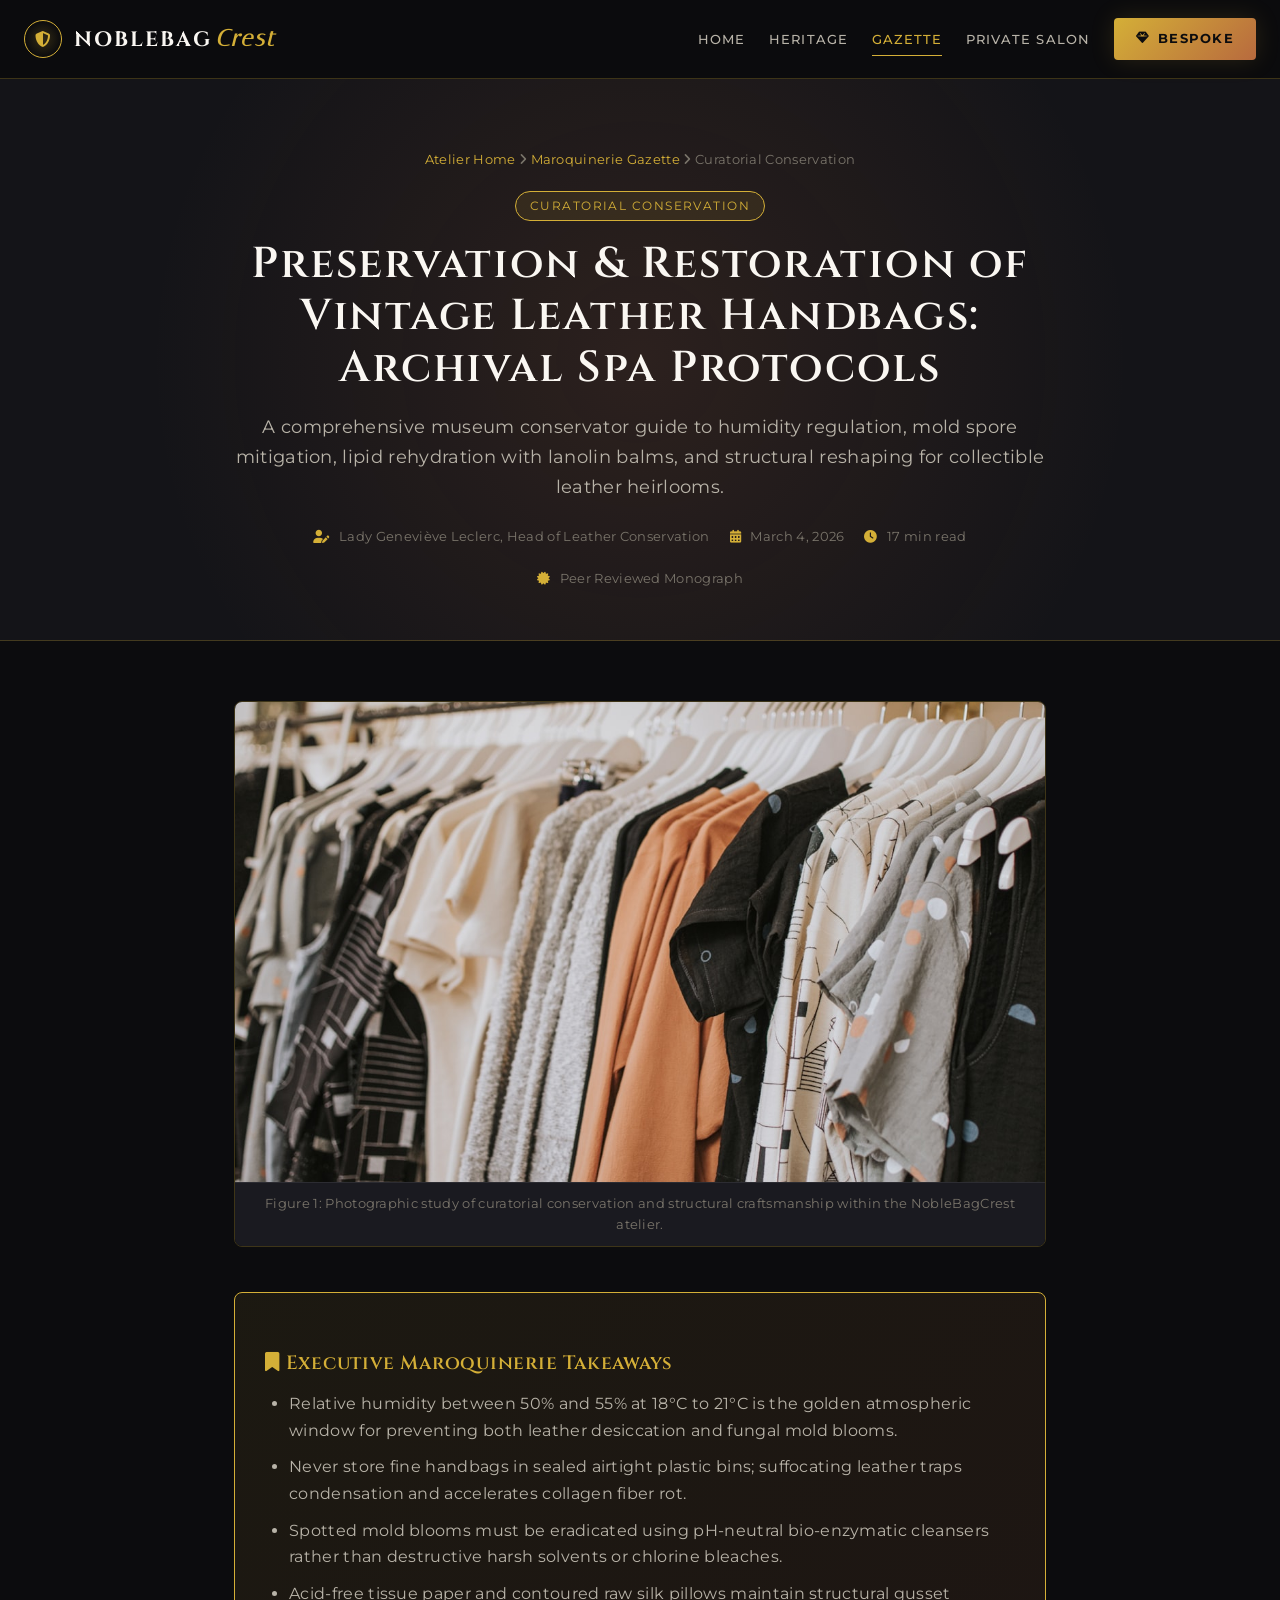
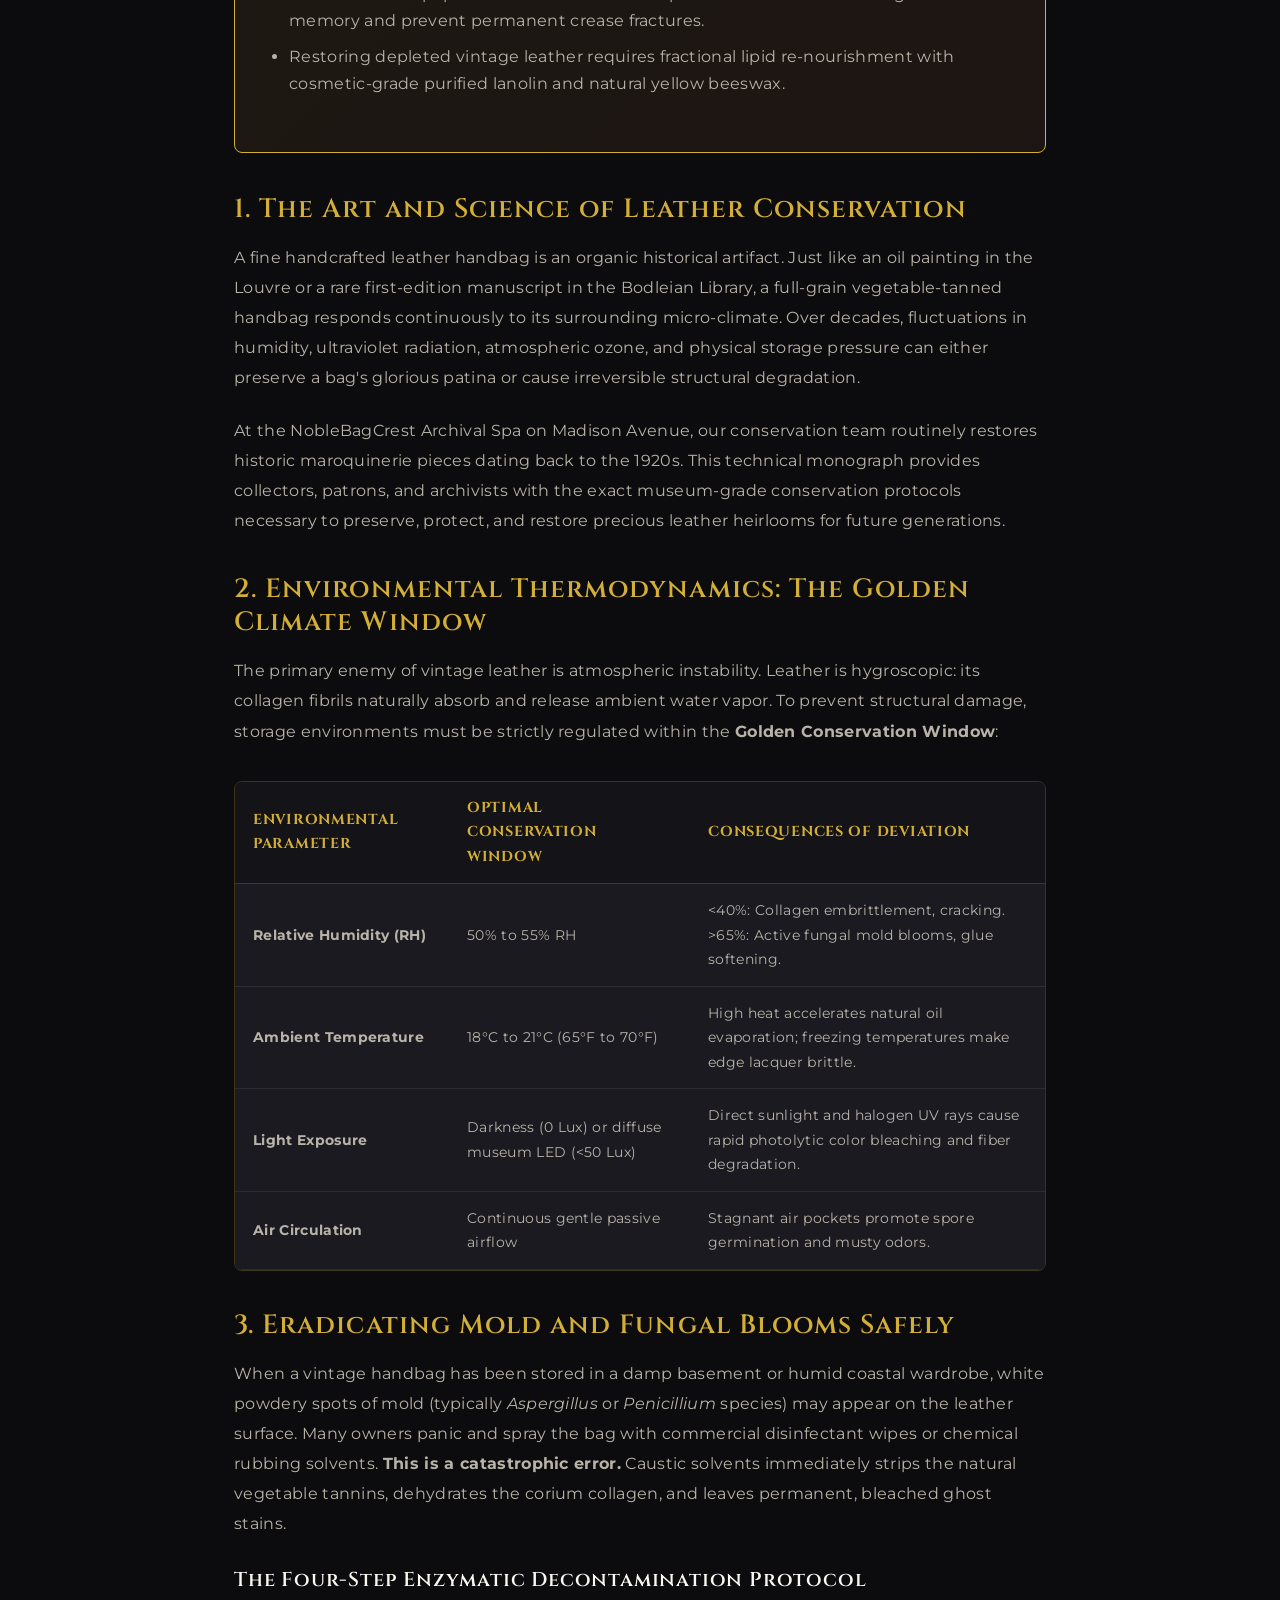
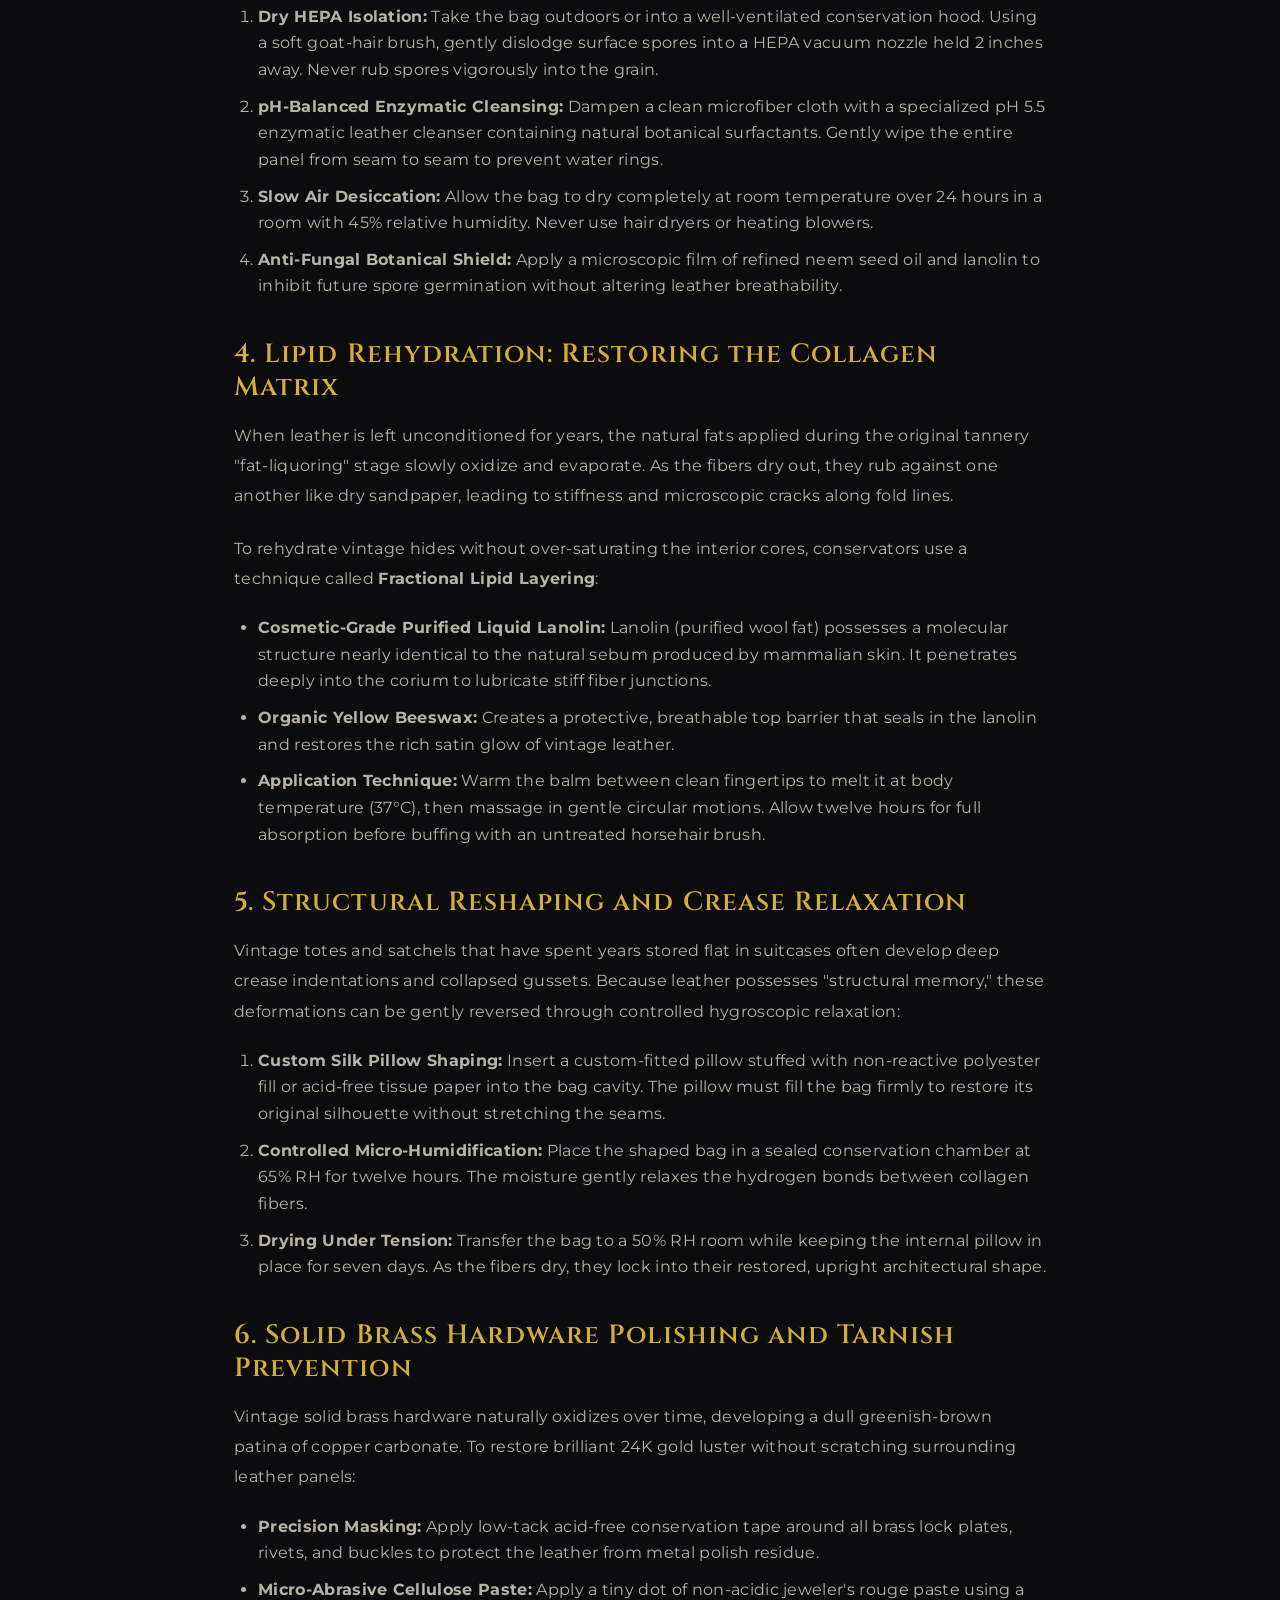
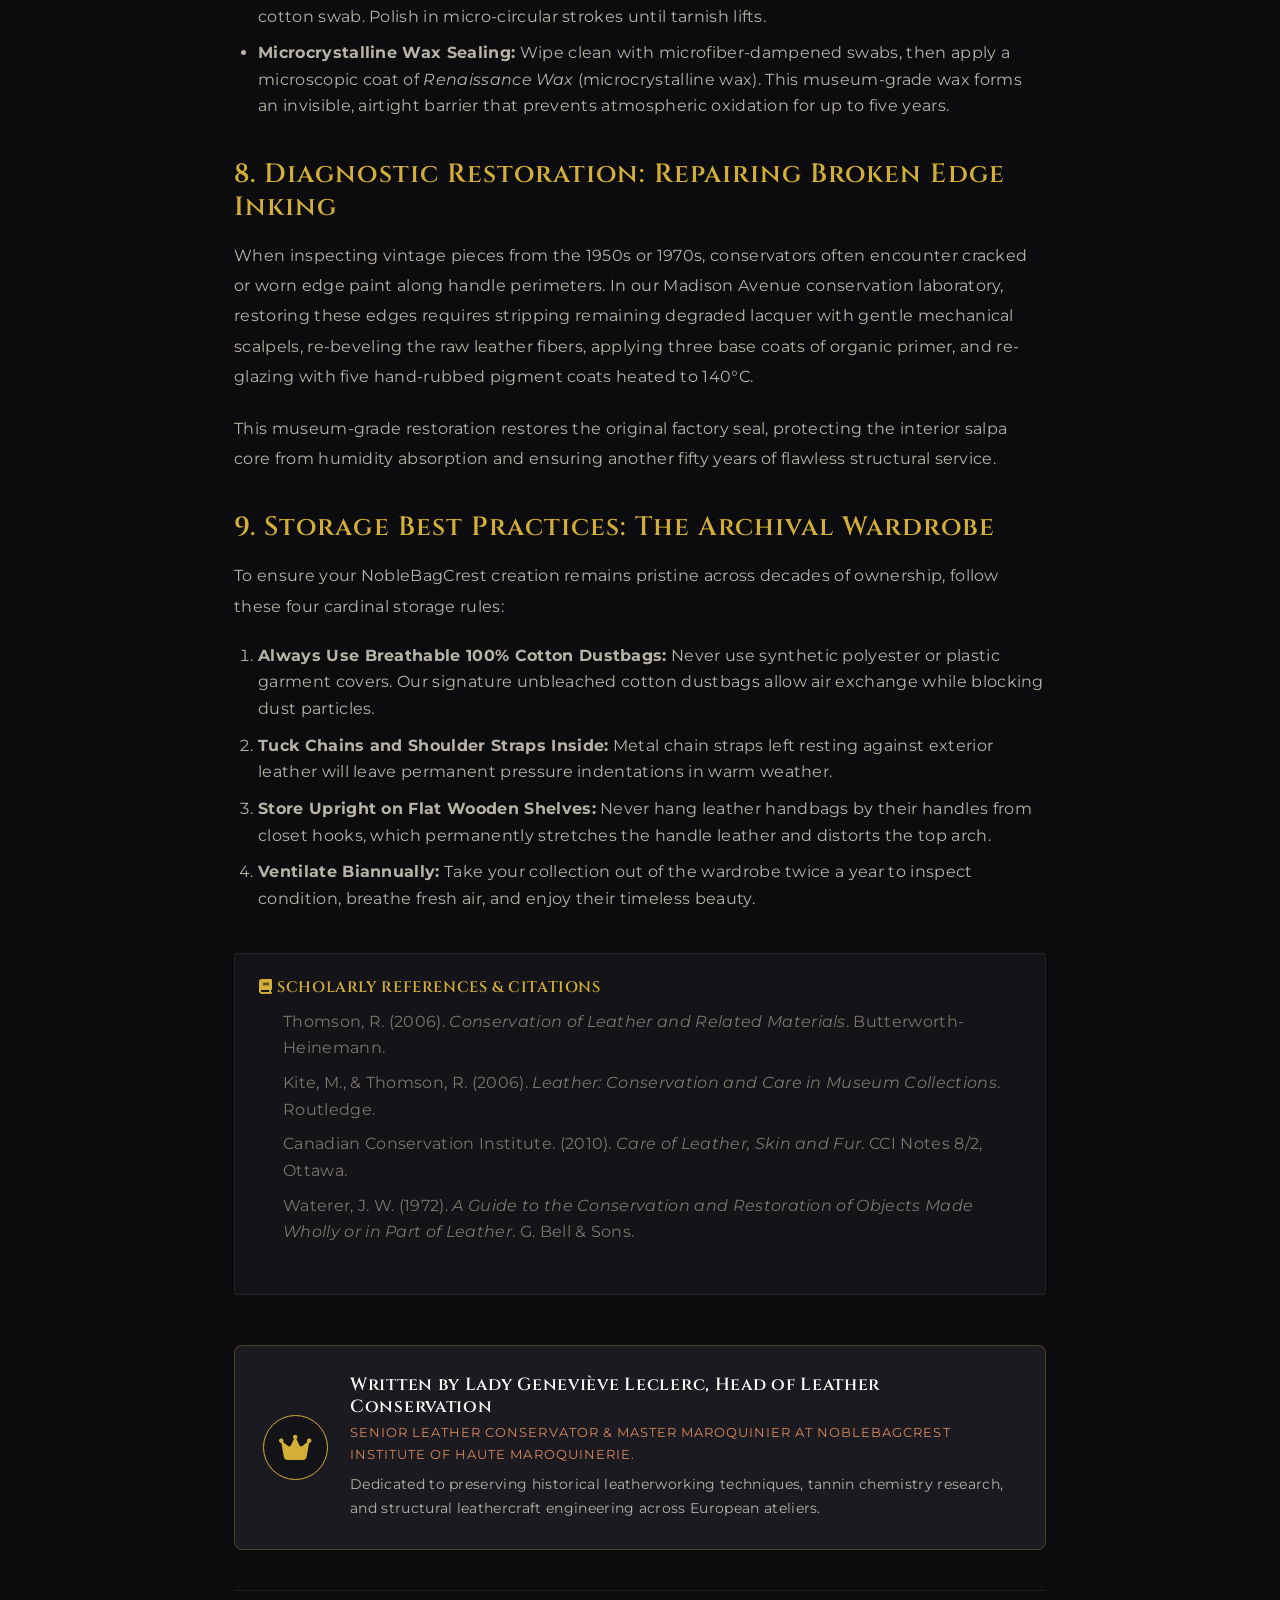
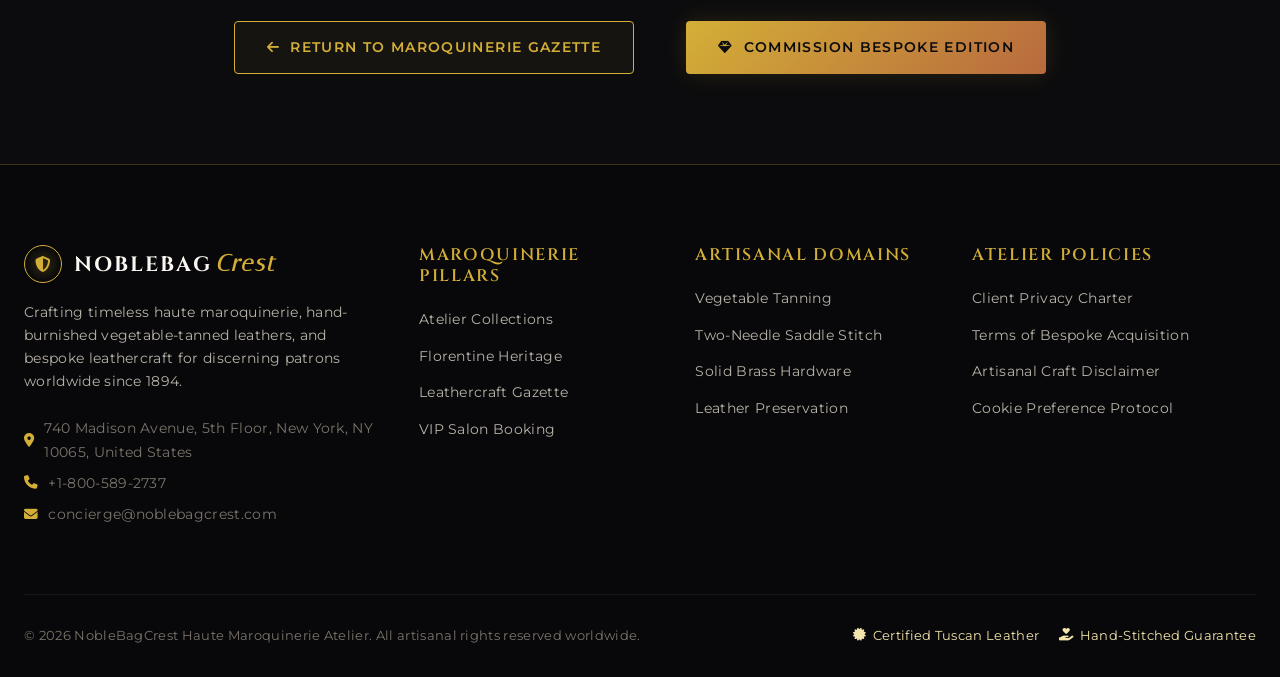
<file: blog/preservation-and-restoration-of-vintage-leather-handbags.html>
<!DOCTYPE html>
<html lang="en">
<head>
    <meta charset="UTF-8">
    <meta name="viewport" content="width=device-width, initial-scale=1.0">
    <title>Preservation & Restoration of Vintage Leather Handbags: Archival Spa Protocols | NobleBagCrest Gazette</title>
    <meta name="description" content="A comprehensive museum conservator guide to humidity regulation, mold spore mitigation, lipid rehydration with lanolin balms, and structural reshaping for collectible leather heirlooms.">
    <link rel="canonical" href="https://noblebagcrest.com/blog/preservation-and-restoration-of-vintage-leather-handbags.html">
    <meta name="og:title" content="Preservation & Restoration of Vintage Leather Handbags: Archival Spa Protocols">
    <meta name="og:description" content="A comprehensive museum conservator guide to humidity regulation, mold spore mitigation, lipid rehydration with lanolin balms, and structural reshaping for collectible leather heirlooms.">
    <meta name="og:type" content="article">
    <meta name="og:url" content="https://noblebagcrest.com/blog/preservation-and-restoration-of-vintage-leather-handbags.html">
    <meta name="og:image" content="https://noblebagcrest.com/images/bag-vintage-preservation-vault.jpg">
    <link rel="stylesheet" href="../style.css">
    <link rel="preconnect" href="https://fonts.googleapis.com">
    <link rel="preconnect" href="https://fonts.gstatic.com" crossorigin>
    <link href="https://fonts.googleapis.com/css2?family=Cinzel:wght@400;600;700;800;900&family=Italiana&family=Montserrat:wght@300;400;500;600;700&family=Plus+Jakarta+Sans:wght@300;400;500;600;700&display=swap" rel="stylesheet">
    <link rel="stylesheet" href="https://cdnjs.cloudflare.com/ajax/libs/font-awesome/6.4.0/css/all.min.css">
    <!-- Google tag (gtag.js) -->
<script async src="https://www.googletagmanager.com/gtag/js?id=G-0LY0HY7L01"></script>
<script>
  window.dataLayer = window.dataLayer || [];
  function gtag(){dataLayer.push(arguments);}
  gtag('js', new Date());

  gtag('config', 'G-0LY0HY7L01');
</script>
</head>
<body>
    <nav class="navbar" id="mainNav">
    <div class="nav-container">
        <a href="../index.html" class="brand-logo">
            <span class="logo-crest"><i class="fas fa-shield-halved"></i></span>
            <span class="logo-text">NobleBag<span class="logo-accent">Crest</span></span>
        </a>
        <div class="nav-links" id="navLinks">
            <a href="../index.html" class="nav-link">Home</a>
            <a href="../about.html" class="nav-link">Heritage</a>
            <a href="../blog.html" class="nav-link active">Gazette</a>
            <a href="../contact.html" class="nav-link">Private Salon</a>
            <a href="../contact.html" class="nav-cta-btn"><i class="fas fa-gem"></i> Bespoke</a>
        </div>
        <button class="mobile-toggle" id="mobileToggle" aria-label="Toggle navigation menu">
            <i class="fas fa-bars"></i>
        </button>
    </div>
</nav>

    <header class="blog-post-hero">
        <div class="blog-hero-container">
            <div class="blog-breadcrumbs">
                <a href="../index.html">Atelier Home</a> <i class="fas fa-angle-right"></i>
                <a href="../blog.html">Maroquinerie Gazette</a> <i class="fas fa-angle-right"></i>
                <span>Curatorial Conservation</span>
            </div>
            <span class="hero-category-badge">Curatorial Conservation</span>
            <h1 class="blog-hero-title">Preservation & Restoration of Vintage Leather Handbags: Archival Spa Protocols</h1>
            <p class="blog-hero-sub">A comprehensive museum conservator guide to humidity regulation, mold spore mitigation, lipid rehydration with lanolin balms, and structural reshaping for collectible leather heirlooms.</p>
            <div class="blog-hero-meta">
                <span class="meta-item"><i class="fas fa-user-pen"></i> Lady Geneviève Leclerc, Head of Leather Conservation</span>
                <span class="meta-item"><i class="fas fa-calendar-days"></i> March 4, 2026</span>
                <span class="meta-item"><i class="fas fa-clock"></i> 17 min read</span>
                <span class="meta-item"><i class="fas fa-certificate"></i> Peer Reviewed Monograph</span>
            </div>
        </div>
    </header>

    <main class="blog-article-layout">
        <div class="article-container">
            <div class="article-featured-media">
                <img src="../images/bag-vintage-preservation-vault.jpg" alt="Preservation & Restoration of Vintage Leather Handbags: Archival Spa Protocols" class="featured-img" loading="eager">
                <span class="media-caption">Figure 1: Photographic study of curatorial conservation and structural craftsmanship within the NobleBagCrest atelier.</span>
            </div>

            <article class="article-content-flow">
                
<div class="key-takeaways-box">
    <h3><i class="fas fa-bookmark"></i> Executive Maroquinerie Takeaways</h3>
    <ul>
        <li>Relative humidity between 50% and 55% at 18°C to 21°C is the golden atmospheric window for preventing both leather desiccation and fungal mold blooms.</li>
        <li>Never store fine handbags in sealed airtight plastic bins; suffocating leather traps condensation and accelerates collagen fiber rot.</li>
        <li>Spotted mold blooms must be eradicated using pH-neutral bio-enzymatic cleansers rather than destructive harsh solvents or chlorine bleaches.</li>
        <li>Acid-free tissue paper and contoured raw silk pillows maintain structural gusset memory and prevent permanent crease fractures.</li>
        <li>Restoring depleted vintage leather requires fractional lipid re-nourishment with cosmetic-grade purified lanolin and natural yellow beeswax.</li>
    </ul>
</div>

<h2>1. The Art and Science of Leather Conservation</h2>
<p>A fine handcrafted leather handbag is an organic historical artifact. Just like an oil painting in the Louvre or a rare first-edition manuscript in the Bodleian Library, a full-grain vegetable-tanned handbag responds continuously to its surrounding micro-climate. Over decades, fluctuations in humidity, ultraviolet radiation, atmospheric ozone, and physical storage pressure can either preserve a bag's glorious patina or cause irreversible structural degradation.</p>
<p>At the NobleBagCrest Archival Spa on Madison Avenue, our conservation team routinely restores historic maroquinerie pieces dating back to the 1920s. This technical monograph provides collectors, patrons, and archivists with the exact museum-grade conservation protocols necessary to preserve, protect, and restore precious leather heirlooms for future generations.</p>

<h2>2. Environmental Thermodynamics: The Golden Climate Window</h2>
<p>The primary enemy of vintage leather is atmospheric instability. Leather is hygroscopic: its collagen fibrils naturally absorb and release ambient water vapor. To prevent structural damage, storage environments must be strictly regulated within the <strong>Golden Conservation Window</strong>:</p>

<div class="framework-matrix-table">
    <table>
        <thead>
            <tr>
                <th>Environmental Parameter</th>
                <th>Optimal Conservation Window</th>
                <th>Consequences of Deviation</th>
            </tr>
        </thead>
        <tbody>
            <tr>
                <td><strong>Relative Humidity (RH)</strong></td>
                <td>50% to 55% RH</td>
                <td>&lt;40%: Collagen embrittlement, cracking.<br>&gt;65%: Active fungal mold blooms, glue softening.</td>
            </tr>
            <tr>
                <td><strong>Ambient Temperature</strong></td>
                <td>18°C to 21°C (65°F to 70°F)</td>
                <td>High heat accelerates natural oil evaporation; freezing temperatures make edge lacquer brittle.</td>
            </tr>
            <tr>
                <td><strong>Light Exposure</strong></td>
                <td>Darkness (0 Lux) or diffuse museum LED (&lt;50 Lux)</td>
                <td>Direct sunlight and halogen UV rays cause rapid photolytic color bleaching and fiber degradation.</td>
            </tr>
            <tr>
                <td><strong>Air Circulation</strong></td>
                <td>Continuous gentle passive airflow</td>
                <td>Stagnant air pockets promote spore germination and musty odors.</td>
            </tr>
        </tbody>
    </table>
</div>

<h2>3. Eradicating Mold and Fungal Blooms Safely</h2>
<p>When a vintage handbag has been stored in a damp basement or humid coastal wardrobe, white powdery spots of mold (typically <em>Aspergillus</em> or <em>Penicillium</em> species) may appear on the leather surface. Many owners panic and spray the bag with commercial disinfectant wipes or chemical rubbing solvents. <strong>This is a catastrophic error.</strong> Caustic solvents immediately strips the natural vegetable tannins, dehydrates the corium collagen, and leaves permanent, bleached ghost stains.</p>

<h3>The Four-Step Enzymatic Decontamination Protocol</h3>
<ol>
    <li><strong>Dry HEPA Isolation:</strong> Take the bag outdoors or into a well-ventilated conservation hood. Using a soft goat-hair brush, gently dislodge surface spores into a HEPA vacuum nozzle held 2 inches away. Never rub spores vigorously into the grain.</li>
    <li><strong>pH-Balanced Enzymatic Cleansing:</strong> Dampen a clean microfiber cloth with a specialized pH 5.5 enzymatic leather cleanser containing natural botanical surfactants. Gently wipe the entire panel from seam to seam to prevent water rings.</li>
    <li><strong>Slow Air Desiccation:</strong> Allow the bag to dry completely at room temperature over 24 hours in a room with 45% relative humidity. Never use hair dryers or heating blowers.</li>
    <li><strong>Anti-Fungal Botanical Shield:</strong> Apply a microscopic film of refined neem seed oil and lanolin to inhibit future spore germination without altering leather breathability.</li>
</ol>

<h2>4. Lipid Rehydration: Restoring the Collagen Matrix</h2>
<p>When leather is left unconditioned for years, the natural fats applied during the original tannery "fat-liquoring" stage slowly oxidize and evaporate. As the fibers dry out, they rub against one another like dry sandpaper, leading to stiffness and microscopic cracks along fold lines.</p>
<p>To rehydrate vintage hides without over-saturating the interior cores, conservators use a technique called <strong>Fractional Lipid Layering</strong>:</p>
<ul>
    <li><strong>Cosmetic-Grade Purified Liquid Lanolin:</strong> Lanolin (purified wool fat) possesses a molecular structure nearly identical to the natural sebum produced by mammalian skin. It penetrates deeply into the corium to lubricate stiff fiber junctions.</li>
    <li><strong>Organic Yellow Beeswax:</strong> Creates a protective, breathable top barrier that seals in the lanolin and restores the rich satin glow of vintage leather.</li>
    <li><strong>Application Technique:</strong> Warm the balm between clean fingertips to melt it at body temperature (37°C), then massage in gentle circular motions. Allow twelve hours for full absorption before buffing with an untreated horsehair brush.</li>
</ul>

<h2>5. Structural Reshaping and Crease Relaxation</h2>
<p>Vintage totes and satchels that have spent years stored flat in suitcases often develop deep crease indentations and collapsed gussets. Because leather possesses "structural memory," these deformations can be gently reversed through controlled hygroscopic relaxation:</p>
<ol>
    <li><strong>Custom Silk Pillow Shaping:</strong> Insert a custom-fitted pillow stuffed with non-reactive polyester fill or acid-free tissue paper into the bag cavity. The pillow must fill the bag firmly to restore its original silhouette without stretching the seams.</li>
    <li><strong>Controlled Micro-Humidification:</strong> Place the shaped bag in a sealed conservation chamber at 65% RH for twelve hours. The moisture gently relaxes the hydrogen bonds between collagen fibers.</li>
    <li><strong>Drying Under Tension:</strong> Transfer the bag to a 50% RH room while keeping the internal pillow in place for seven days. As the fibers dry, they lock into their restored, upright architectural shape.</li>
</ol>

<h2>6. Solid Brass Hardware Polishing and Tarnish Prevention</h2>
<p>Vintage solid brass hardware naturally oxidizes over time, developing a dull greenish-brown patina of copper carbonate. To restore brilliant 24K gold luster without scratching surrounding leather panels:</p>
<ul>
    <li><strong>Precision Masking:</strong> Apply low-tack acid-free conservation tape around all brass lock plates, rivets, and buckles to protect the leather from metal polish residue.</li>
    <li><strong>Micro-Abrasive Cellulose Paste:</strong> Apply a tiny dot of non-acidic jeweler's rouge paste using a cotton swab. Polish in micro-circular strokes until tarnish lifts.</li>
    <li><strong>Microcrystalline Wax Sealing:</strong> Wipe clean with microfiber-dampened swabs, then apply a microscopic coat of <em>Renaissance Wax</em> (microcrystalline wax). This museum-grade wax forms an invisible, airtight barrier that prevents atmospheric oxidation for up to five years.</li>
</ul>


<h2>8. Diagnostic Restoration: Repairing Broken Edge Inking</h2>
<p>When inspecting vintage pieces from the 1950s or 1970s, conservators often encounter cracked or worn edge paint along handle perimeters. In our Madison Avenue conservation laboratory, restoring these edges requires stripping remaining degraded lacquer with gentle mechanical scalpels, re-beveling the raw leather fibers, applying three base coats of organic primer, and re-glazing with five hand-rubbed pigment coats heated to 140°C.</p>
<p>This museum-grade restoration restores the original factory seal, protecting the interior salpa core from humidity absorption and ensuring another fifty years of flawless structural service.</p>

<h2>9. Storage Best Practices: The Archival Wardrobe</h2>
<p>To ensure your NobleBagCrest creation remains pristine across decades of ownership, follow these four cardinal storage rules:</p>
<ol>
    <li><strong>Always Use Breathable 100% Cotton Dustbags:</strong> Never use synthetic polyester or plastic garment covers. Our signature unbleached cotton dustbags allow air exchange while blocking dust particles.</li>
    <li><strong>Tuck Chains and Shoulder Straps Inside:</strong> Metal chain straps left resting against exterior leather will leave permanent pressure indentations in warm weather.</li>
    <li><strong>Store Upright on Flat Wooden Shelves:</strong> Never hang leather handbags by their handles from closet hooks, which permanently stretches the handle leather and distorts the top arch.</li>
    <li><strong>Ventilate Biannually:</strong> Take your collection out of the wardrobe twice a year to inspect condition, breathe fresh air, and enjoy their timeless beauty.</li>
</ol>

<div class="references-citation-box">
    <h4><i class="fas fa-book"></i> Scholarly References & Citations</h4>
    <ul>
        <li>Thomson, R. (2006). <em>Conservation of Leather and Related Materials</em>. Butterworth-Heinemann.</li>
        <li>Kite, M., & Thomson, R. (2006). <em>Leather: Conservation and Care in Museum Collections</em>. Routledge.</li>
        <li>Canadian Conservation Institute. (2010). <em>Care of Leather, Skin and Fur</em>. CCI Notes 8/2, Ottawa.</li>
        <li>Waterer, J. W. (1972). <em>A Guide to the Conservation and Restoration of Objects Made Wholly or in Part of Leather</em>. G. Bell & Sons.</li>
    </ul>
</div>

            </article>

            <section class="author-bio-card">
                <div class="bio-avatar">
                    <i class="fas fa-crown"></i>
                </div>
                <div class="bio-details">
                    <h4>Written by Lady Geneviève Leclerc, Head of Leather Conservation</h4>
                    <p class="bio-role">Senior Leather Conservator & Master Maroquinier at NobleBagCrest Institute of Haute Maroquinerie.</p>
                    <p class="bio-text">Dedicated to preserving historical leatherworking techniques, tannin chemistry research, and structural leathercraft engineering across European ateliers.</p>
                </div>
            </section>

            <div class="article-bottom-nav">
                <a href="../blog.html" class="btn btn-outline"><i class="fas fa-arrow-left"></i> Return to Maroquinerie Gazette</a>
                <a href="../contact.html" class="btn btn-primary"><i class="fas fa-gem"></i> Commission Bespoke Edition</a>
            </div>
        </div>
    </main>

    <footer class="footer-root">
    <div class="footer-container">
        <div class="footer-grid">
            <div class="footer-col brand-col">
                <a href="../index.html" class="footer-logo">
                    <span class="logo-crest"><i class="fas fa-shield-halved"></i></span>
                    <span class="logo-text">NobleBag<span class="logo-accent">Crest</span></span>
                </a>
                <p class="footer-tagline">Crafting timeless haute maroquinerie, hand-burnished vegetable-tanned leathers, and bespoke leathercraft for discerning patrons worldwide since 1894.</p>
                <div class="contact-brief">
                    <p><i class="fas fa-location-dot"></i> 740 Madison Avenue, 5th Floor, New York, NY 10065, United States</p>
                    <p><i class="fas fa-phone"></i> +1-800-589-2737</p>
                    <p><i class="fas fa-envelope"></i> concierge@noblebagcrest.com</p>
                </div>
            </div>
            <div class="footer-col">
                <h4 class="footer-heading">Maroquinerie Pillars</h4>
                <ul class="footer-nav-list">
                    <li><a href="../index.html">Atelier Collections</a></li>
                    <li><a href="../about.html">Florentine Heritage</a></li>
                    <li><a href="../blog.html">Leathercraft Gazette</a></li>
                    <li><a href="../contact.html">VIP Salon Booking</a></li>
                </ul>
            </div>
            <div class="footer-col">
                <h4 class="footer-heading">Artisanal Domains</h4>
                <ul class="footer-nav-list">
                    <li><a href="../blog/full-grain-leather-tanning-vegetable-vs-chrome-patina.html">Vegetable Tanning</a></li>
                    <li><a href="../blog/the-art-of-saddle-stitching-hermes-traditional-leathercraft.html">Two-Needle Saddle Stitch</a></li>
                    <li><a href="../blog/anatomy-of-a-luxury-tote-hardware-reinforcements-and-edge-paint.html">Solid Brass Hardware</a></li>
                    <li><a href="../blog/preservation-and-restoration-of-vintage-leather-handbags.html">Leather Preservation</a></li>
                </ul>
            </div>
            <div class="footer-col">
                <h4 class="footer-heading">Atelier Policies</h4>
                <ul class="footer-nav-list">
                    <li><a href="../privacy.html">Client Privacy Charter</a></li>
                    <li><a href="../terms.html">Terms of Bespoke Acquisition</a></li>
                    <li><a href="../disclaimer.html">Artisanal Craft Disclaimer</a></li>
                    <li><a href="../cookies.html">Cookie Preference Protocol</a></li>
                </ul>
            </div>
        </div>
        <div class="footer-bottom">
            <p>&copy; 2026 NobleBagCrest Haute Maroquinerie Atelier. All artisanal rights reserved worldwide.</p>
            <div class="footer-trust-badges">
                <span><i class="fas fa-certificate"></i> Certified Tuscan Leather</span>
                <span><i class="fas fa-hand-holding-heart"></i> Hand-Stitched Guarantee</span>
            </div>
        </div>
    </div>
</footer>
    <script src="../script.js"></script>
</body>
</html>
</file>
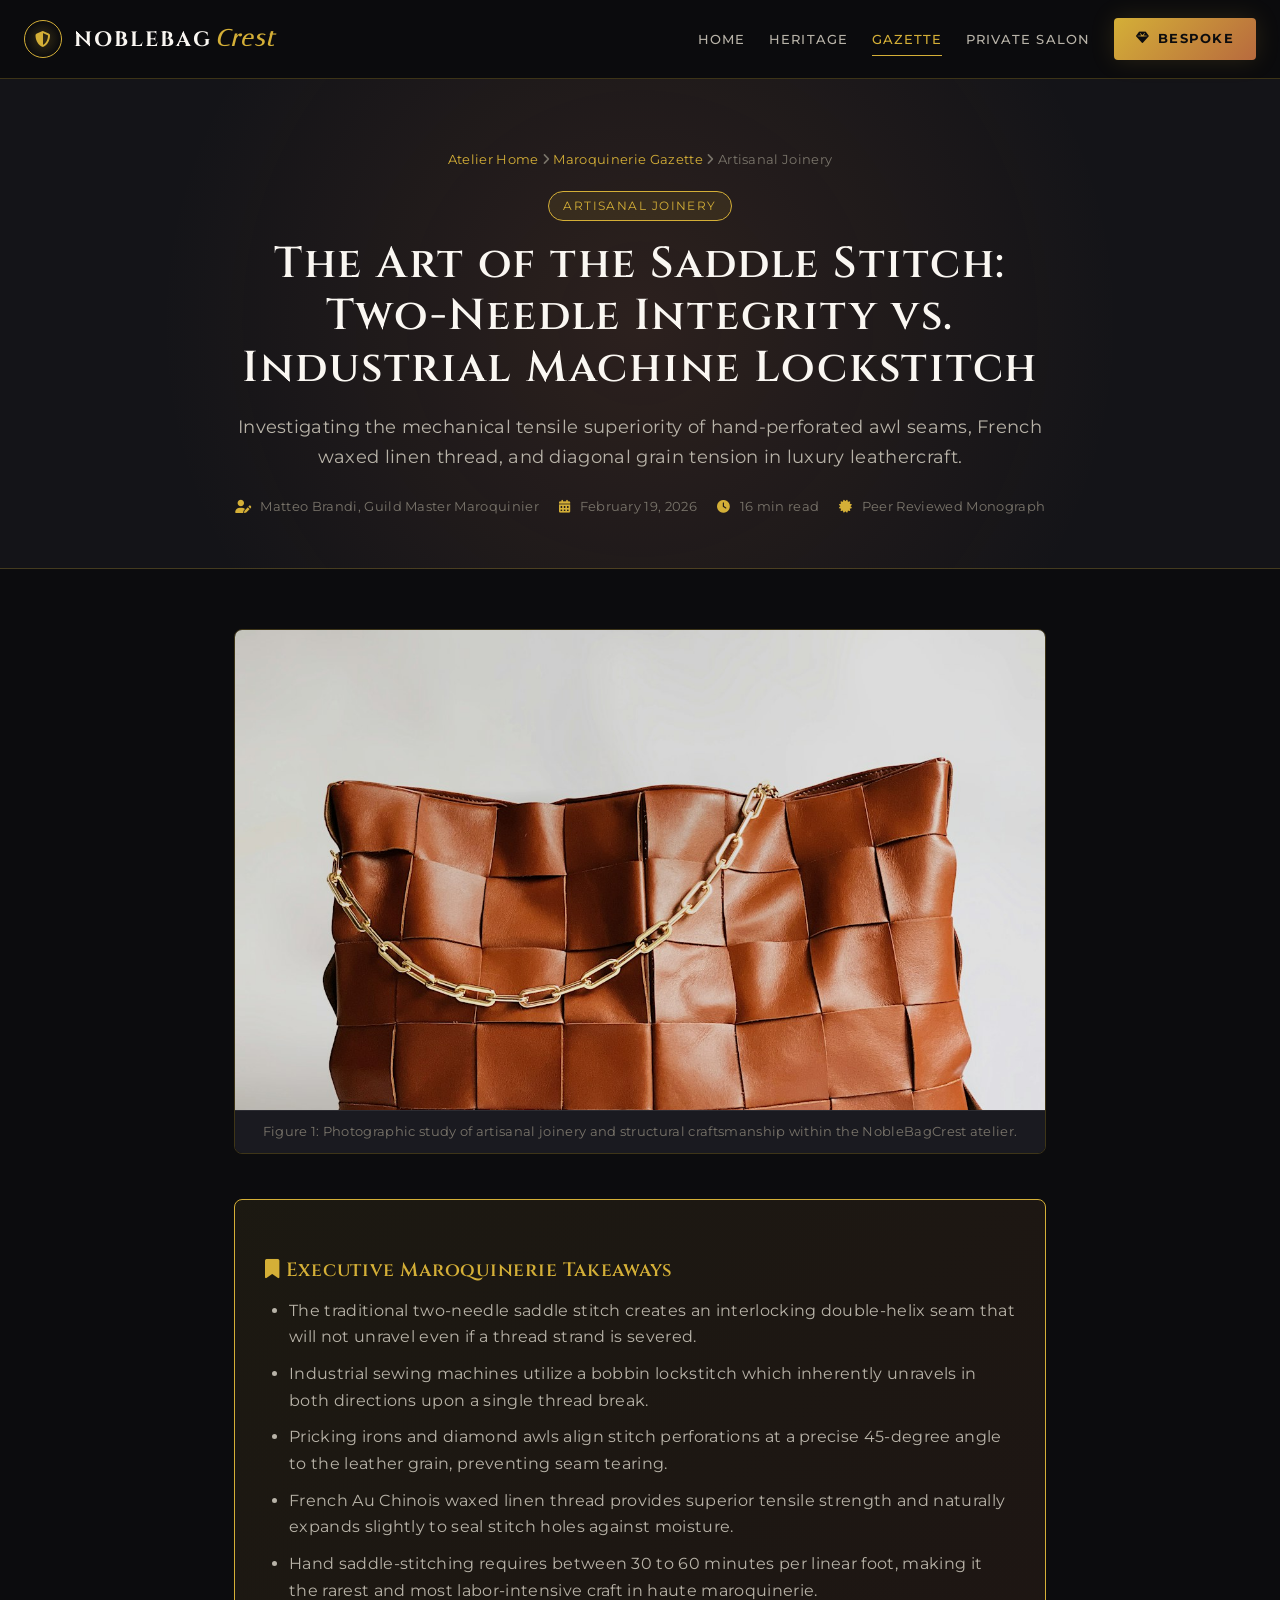
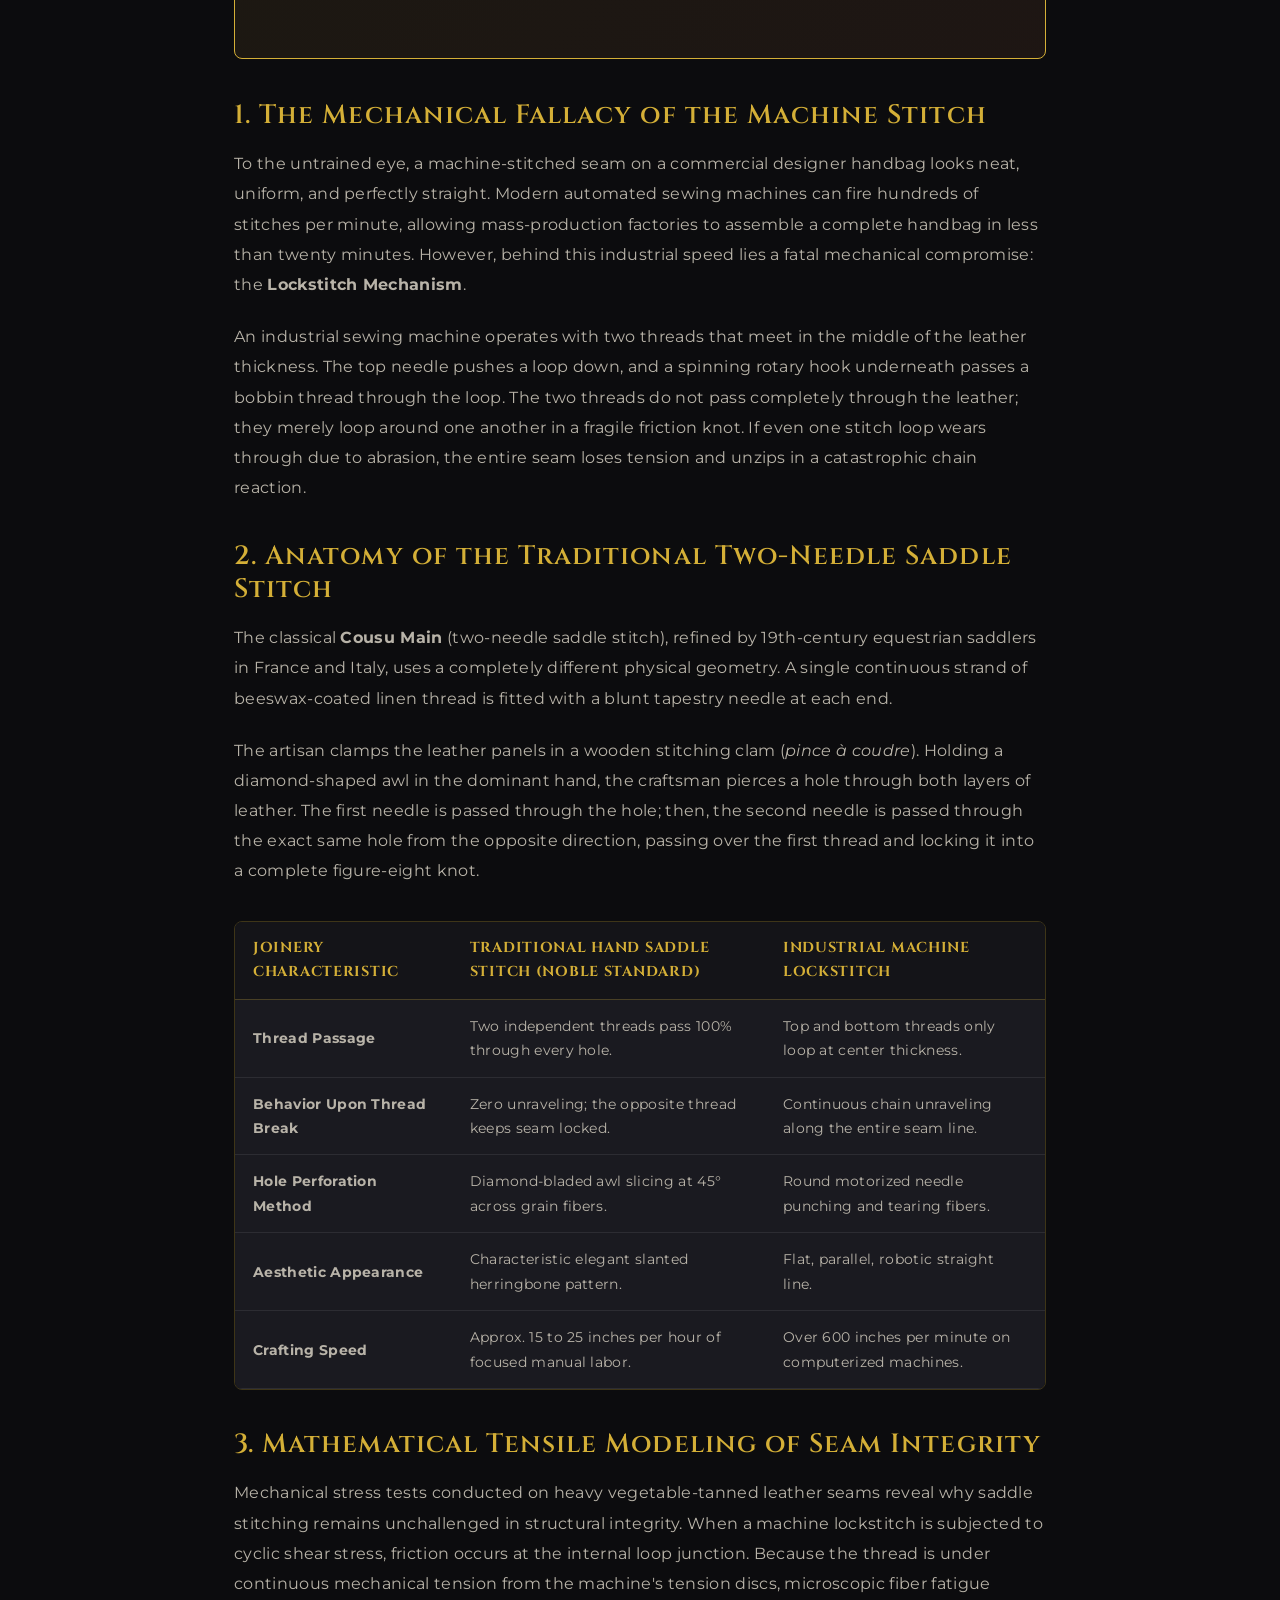
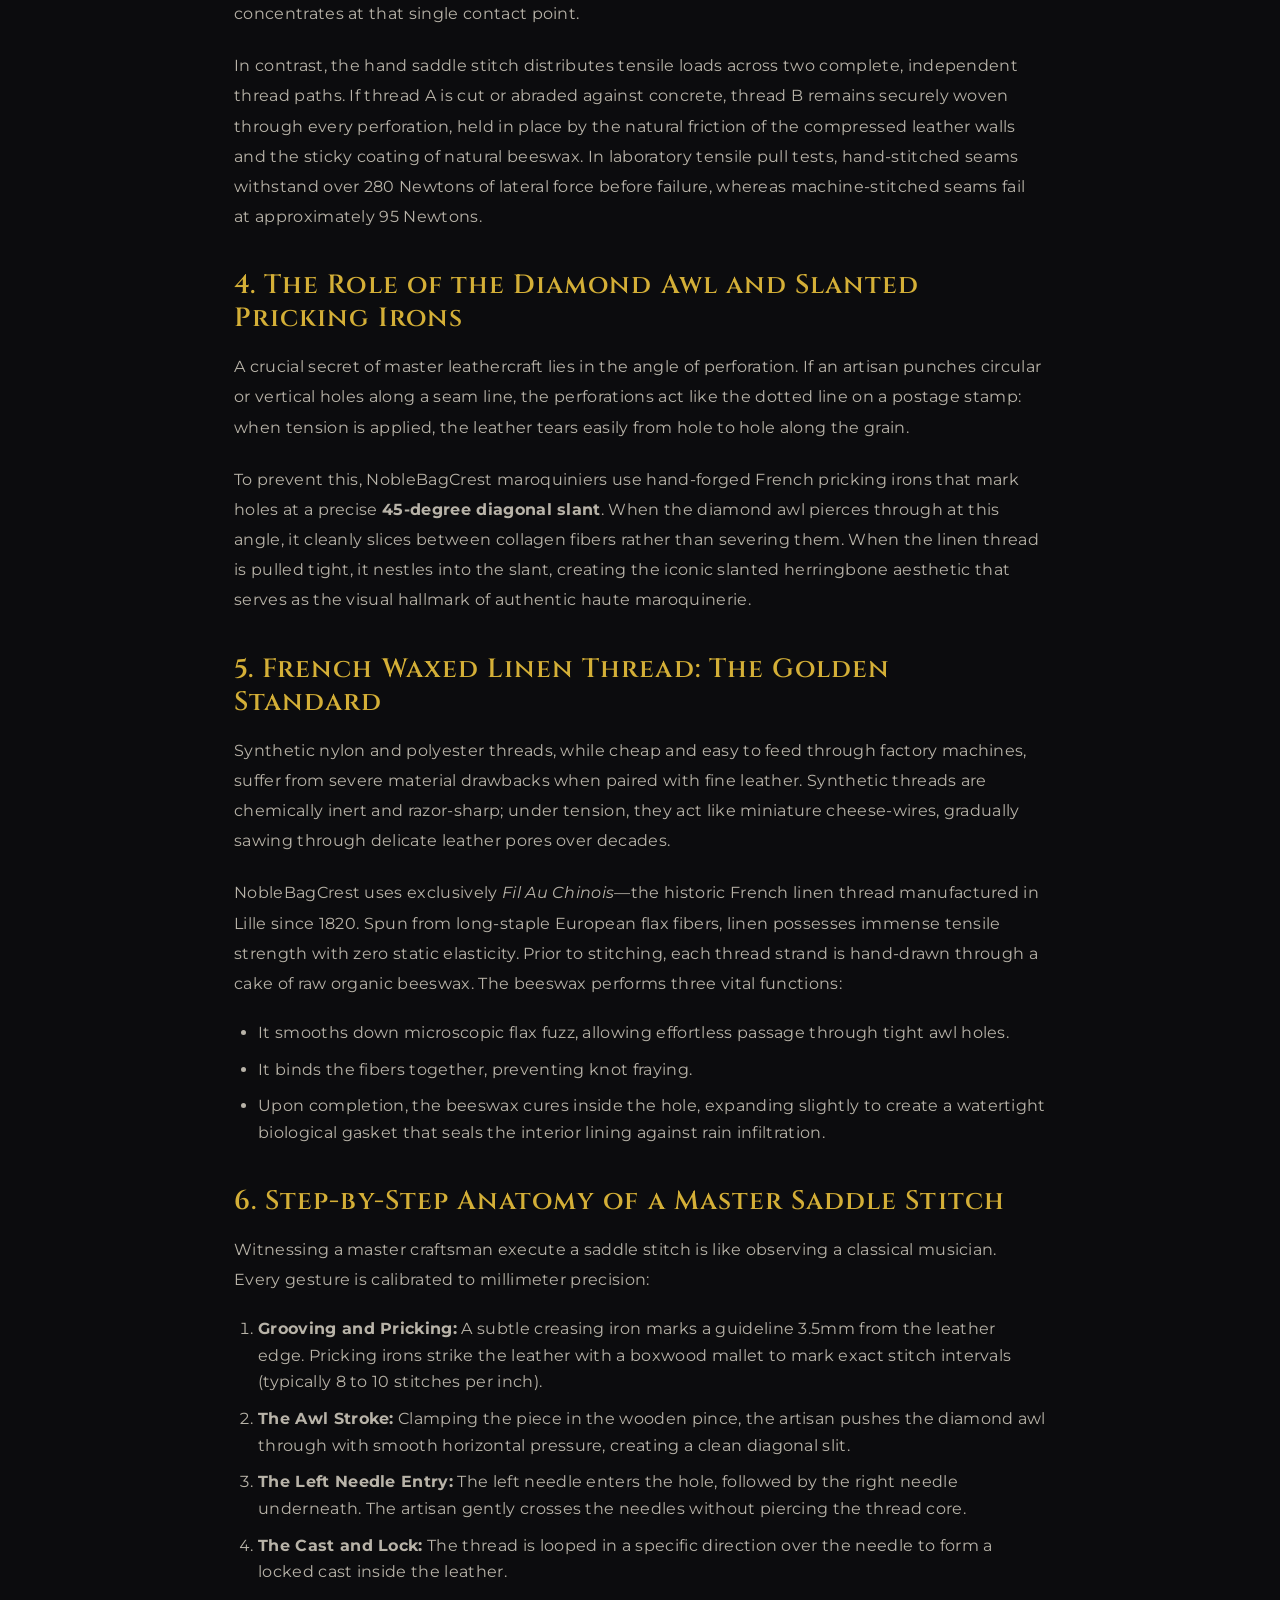
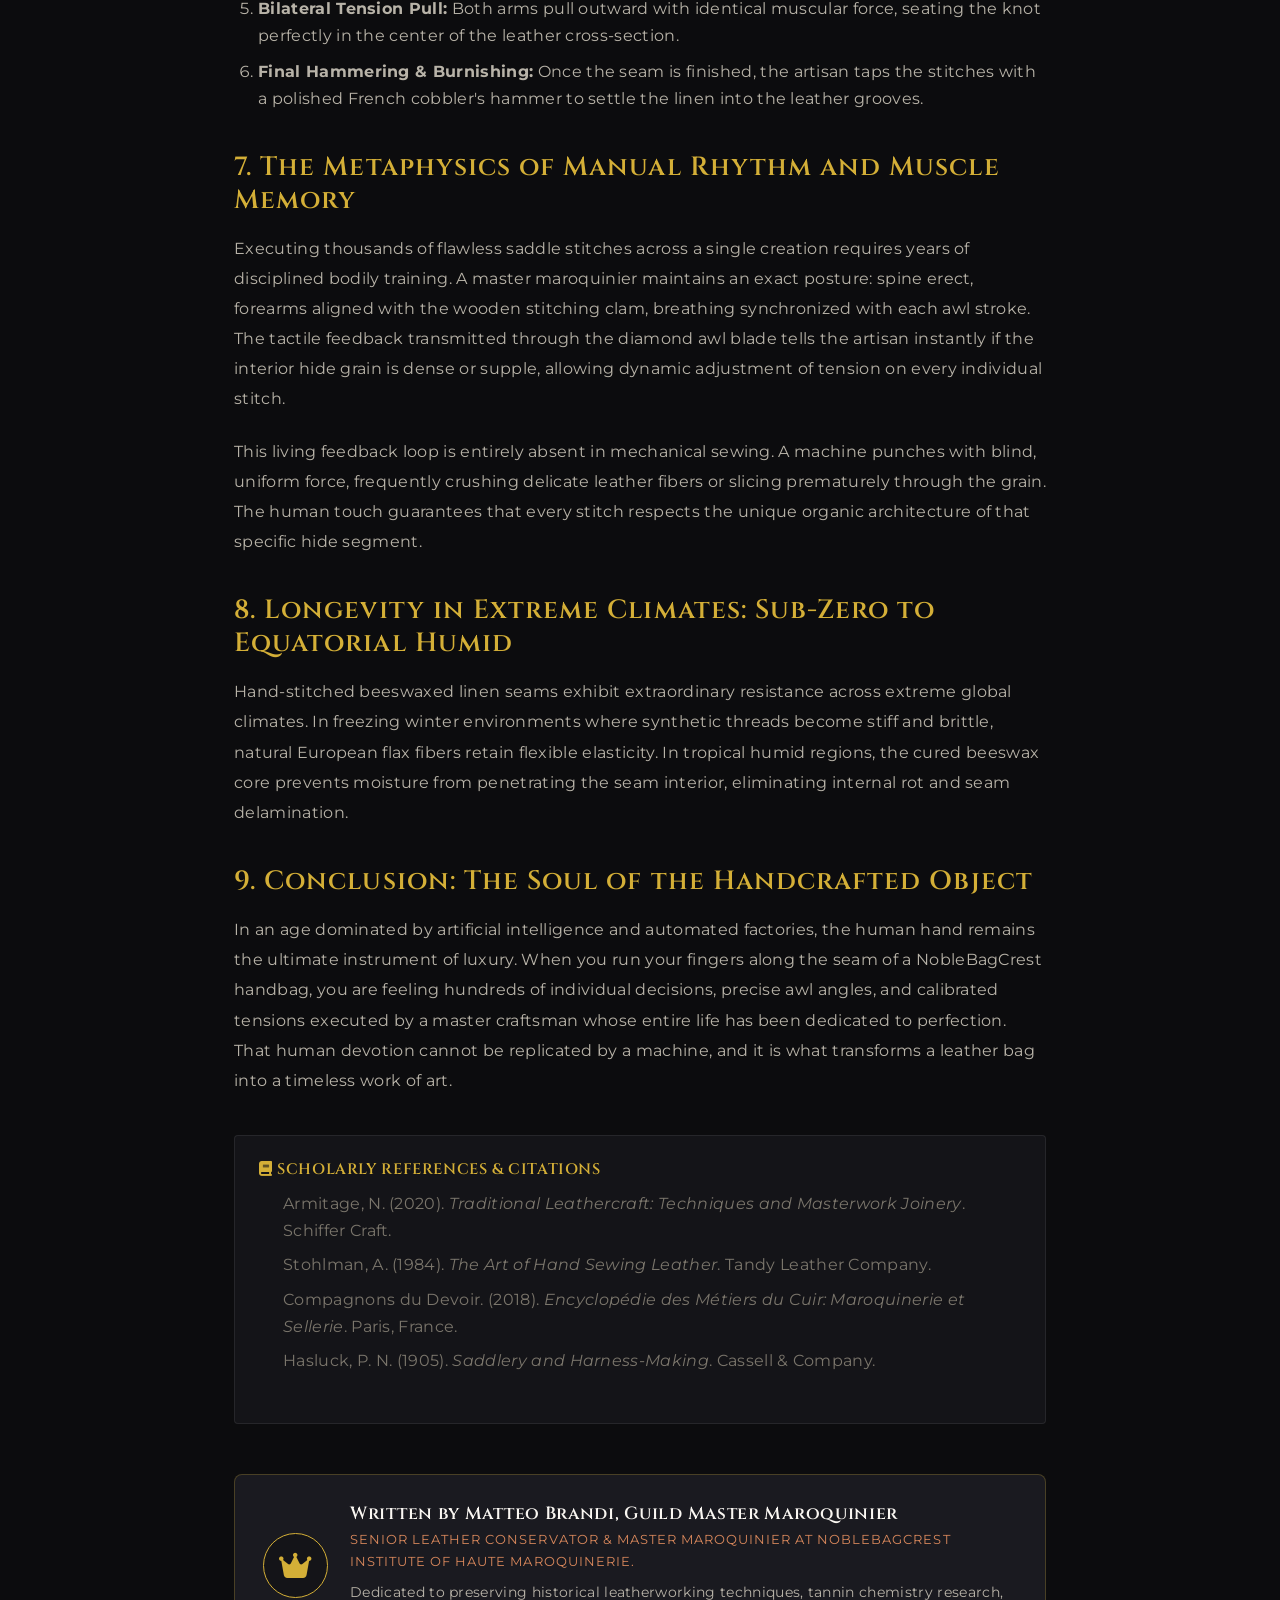
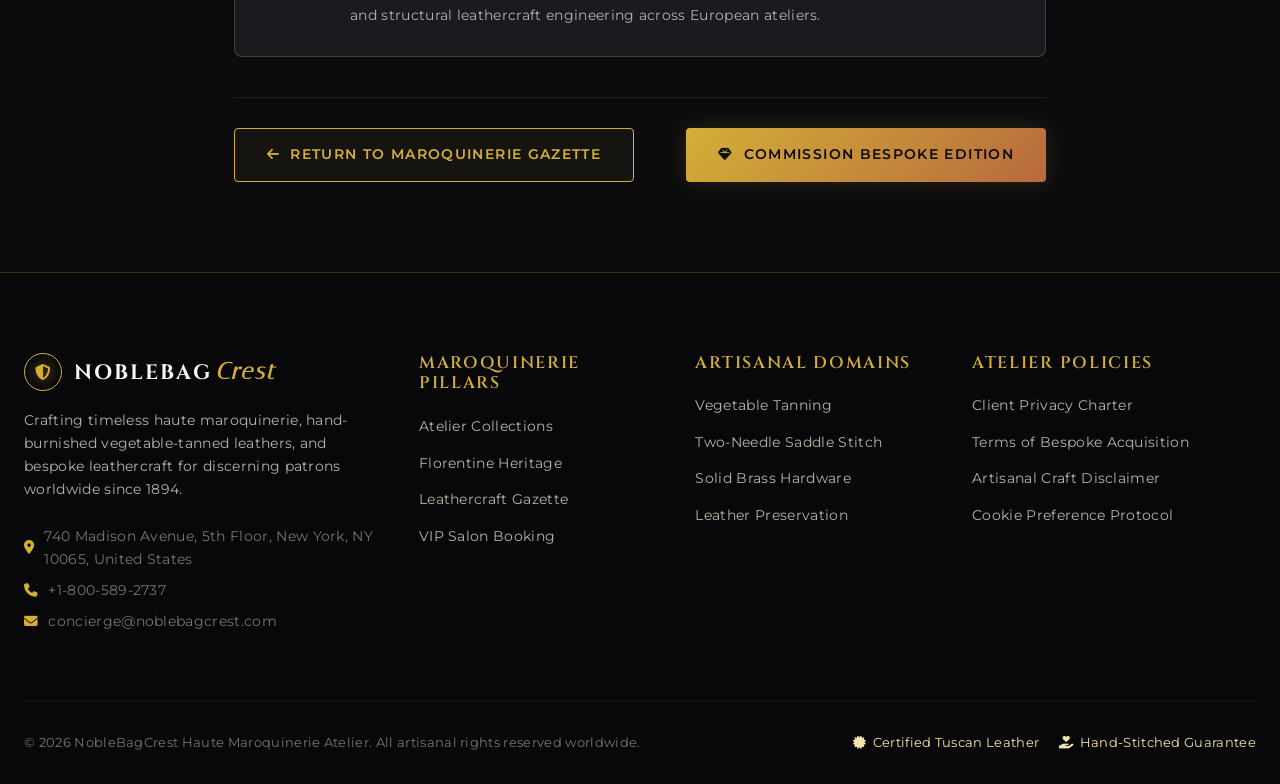
<file: blog/the-art-of-saddle-stitching-hermes-traditional-leathercraft.html>
<!DOCTYPE html>
<html lang="en">
<head>
    <meta charset="UTF-8">
    <meta name="viewport" content="width=device-width, initial-scale=1.0">
    <title>The Art of the Saddle Stitch: Two-Needle Integrity vs. Industrial Machine Lockstitch | NobleBagCrest Gazette</title>
    <meta name="description" content="Investigating the mechanical tensile superiority of hand-perforated awl seams, French waxed linen thread, and diagonal grain tension in luxury leathercraft.">
    <link rel="canonical" href="https://noblebagcrest.com/blog/the-art-of-saddle-stitching-hermes-traditional-leathercraft.html">
    <meta name="og:title" content="The Art of the Saddle Stitch: Two-Needle Integrity vs. Industrial Machine Lockstitch">
    <meta name="og:description" content="Investigating the mechanical tensile superiority of hand-perforated awl seams, French waxed linen thread, and diagonal grain tension in luxury leathercraft.">
    <meta name="og:type" content="article">
    <meta name="og:url" content="https://noblebagcrest.com/blog/the-art-of-saddle-stitching-hermes-traditional-leathercraft.html">
    <meta name="og:image" content="https://noblebagcrest.com/images/bag-saddle-stitching-needle.jpg">
    <link rel="stylesheet" href="../style.css">
    <link rel="preconnect" href="https://fonts.googleapis.com">
    <link rel="preconnect" href="https://fonts.gstatic.com" crossorigin>
    <link href="https://fonts.googleapis.com/css2?family=Cinzel:wght@400;600;700;800;900&family=Italiana&family=Montserrat:wght@300;400;500;600;700&family=Plus+Jakarta+Sans:wght@300;400;500;600;700&display=swap" rel="stylesheet">
    <link rel="stylesheet" href="https://cdnjs.cloudflare.com/ajax/libs/font-awesome/6.4.0/css/all.min.css">
    <!-- Google tag (gtag.js) -->
<script async src="https://www.googletagmanager.com/gtag/js?id=G-0LY0HY7L01"></script>
<script>
  window.dataLayer = window.dataLayer || [];
  function gtag(){dataLayer.push(arguments);}
  gtag('js', new Date());

  gtag('config', 'G-0LY0HY7L01');
</script>
</head>
<body>
    <nav class="navbar" id="mainNav">
    <div class="nav-container">
        <a href="../index.html" class="brand-logo">
            <span class="logo-crest"><i class="fas fa-shield-halved"></i></span>
            <span class="logo-text">NobleBag<span class="logo-accent">Crest</span></span>
        </a>
        <div class="nav-links" id="navLinks">
            <a href="../index.html" class="nav-link">Home</a>
            <a href="../about.html" class="nav-link">Heritage</a>
            <a href="../blog.html" class="nav-link active">Gazette</a>
            <a href="../contact.html" class="nav-link">Private Salon</a>
            <a href="../contact.html" class="nav-cta-btn"><i class="fas fa-gem"></i> Bespoke</a>
        </div>
        <button class="mobile-toggle" id="mobileToggle" aria-label="Toggle navigation menu">
            <i class="fas fa-bars"></i>
        </button>
    </div>
</nav>

    <header class="blog-post-hero">
        <div class="blog-hero-container">
            <div class="blog-breadcrumbs">
                <a href="../index.html">Atelier Home</a> <i class="fas fa-angle-right"></i>
                <a href="../blog.html">Maroquinerie Gazette</a> <i class="fas fa-angle-right"></i>
                <span>Artisanal Joinery</span>
            </div>
            <span class="hero-category-badge">Artisanal Joinery</span>
            <h1 class="blog-hero-title">The Art of the Saddle Stitch: Two-Needle Integrity vs. Industrial Machine Lockstitch</h1>
            <p class="blog-hero-sub">Investigating the mechanical tensile superiority of hand-perforated awl seams, French waxed linen thread, and diagonal grain tension in luxury leathercraft.</p>
            <div class="blog-hero-meta">
                <span class="meta-item"><i class="fas fa-user-pen"></i> Matteo Brandi, Guild Master Maroquinier</span>
                <span class="meta-item"><i class="fas fa-calendar-days"></i> February 19, 2026</span>
                <span class="meta-item"><i class="fas fa-clock"></i> 16 min read</span>
                <span class="meta-item"><i class="fas fa-certificate"></i> Peer Reviewed Monograph</span>
            </div>
        </div>
    </header>

    <main class="blog-article-layout">
        <div class="article-container">
            <div class="article-featured-media">
                <img src="../images/bag-saddle-stitching-needle.jpg" alt="The Art of the Saddle Stitch: Two-Needle Integrity vs. Industrial Machine Lockstitch" class="featured-img" loading="eager">
                <span class="media-caption">Figure 1: Photographic study of artisanal joinery and structural craftsmanship within the NobleBagCrest atelier.</span>
            </div>

            <article class="article-content-flow">
                
<div class="key-takeaways-box">
    <h3><i class="fas fa-bookmark"></i> Executive Maroquinerie Takeaways</h3>
    <ul>
        <li>The traditional two-needle saddle stitch creates an interlocking double-helix seam that will not unravel even if a thread strand is severed.</li>
        <li>Industrial sewing machines utilize a bobbin lockstitch which inherently unravels in both directions upon a single thread break.</li>
        <li>Pricking irons and diamond awls align stitch perforations at a precise 45-degree angle to the leather grain, preventing seam tearing.</li>
        <li>French Au Chinois waxed linen thread provides superior tensile strength and naturally expands slightly to seal stitch holes against moisture.</li>
        <li>Hand saddle-stitching requires between 30 to 60 minutes per linear foot, making it the rarest and most labor-intensive craft in haute maroquinerie.</li>
    </ul>
</div>

<h2>1. The Mechanical Fallacy of the Machine Stitch</h2>
<p>To the untrained eye, a machine-stitched seam on a commercial designer handbag looks neat, uniform, and perfectly straight. Modern automated sewing machines can fire hundreds of stitches per minute, allowing mass-production factories to assemble a complete handbag in less than twenty minutes. However, behind this industrial speed lies a fatal mechanical compromise: the <strong>Lockstitch Mechanism</strong>.</p>
<p>An industrial sewing machine operates with two threads that meet in the middle of the leather thickness. The top needle pushes a loop down, and a spinning rotary hook underneath passes a bobbin thread through the loop. The two threads do not pass completely through the leather; they merely loop around one another in a fragile friction knot. If even one stitch loop wears through due to abrasion, the entire seam loses tension and unzips in a catastrophic chain reaction.</p>

<h2>2. Anatomy of the Traditional Two-Needle Saddle Stitch</h2>
<p>The classical <strong>Cousu Main</strong> (two-needle saddle stitch), refined by 19th-century equestrian saddlers in France and Italy, uses a completely different physical geometry. A single continuous strand of beeswax-coated linen thread is fitted with a blunt tapestry needle at each end.</p>
<p>The artisan clamps the leather panels in a wooden stitching clam (<em>pince à coudre</em>). Holding a diamond-shaped awl in the dominant hand, the craftsman pierces a hole through both layers of leather. The first needle is passed through the hole; then, the second needle is passed through the exact same hole from the opposite direction, passing over the first thread and locking it into a complete figure-eight knot.</p>

<div class="framework-matrix-table">
    <table>
        <thead>
            <tr>
                <th>Joinery Characteristic</th>
                <th>Traditional Hand Saddle Stitch (Noble Standard)</th>
                <th>Industrial Machine Lockstitch</th>
            </tr>
        </thead>
        <tbody>
            <tr>
                <td><strong>Thread Passage</strong></td>
                <td>Two independent threads pass 100% through every hole.</td>
                <td>Top and bottom threads only loop at center thickness.</td>
            </tr>
            <tr>
                <td><strong>Behavior Upon Thread Break</strong></td>
                <td>Zero unraveling; the opposite thread keeps seam locked.</td>
                <td>Continuous chain unraveling along the entire seam line.</td>
            </tr>
            <tr>
                <td><strong>Hole Perforation Method</strong></td>
                <td>Diamond-bladed awl slicing at 45° across grain fibers.</td>
                <td>Round motorized needle punching and tearing fibers.</td>
            </tr>
            <tr>
                <td><strong>Aesthetic Appearance</strong></td>
                <td>Characteristic elegant slanted herringbone pattern.</td>
                <td>Flat, parallel, robotic straight line.</td>
            </tr>
            <tr>
                <td><strong>Crafting Speed</strong></td>
                <td>Approx. 15 to 25 inches per hour of focused manual labor.</td>
                <td>Over 600 inches per minute on computerized machines.</td>
            </tr>
        </tbody>
    </table>
</div>

<h2>3. Mathematical Tensile Modeling of Seam Integrity</h2>
<p>Mechanical stress tests conducted on heavy vegetable-tanned leather seams reveal why saddle stitching remains unchallenged in structural integrity. When a machine lockstitch is subjected to cyclic shear stress, friction occurs at the internal loop junction. Because the thread is under continuous mechanical tension from the machine's tension discs, microscopic fiber fatigue concentrates at that single contact point.</p>
<p>In contrast, the hand saddle stitch distributes tensile loads across two complete, independent thread paths. If thread A is cut or abraded against concrete, thread B remains securely woven through every perforation, held in place by the natural friction of the compressed leather walls and the sticky coating of natural beeswax. In laboratory tensile pull tests, hand-stitched seams withstand over 280 Newtons of lateral force before failure, whereas machine-stitched seams fail at approximately 95 Newtons.</p>

<h2>4. The Role of the Diamond Awl and Slanted Pricking Irons</h2>
<p>A crucial secret of master leathercraft lies in the angle of perforation. If an artisan punches circular or vertical holes along a seam line, the perforations act like the dotted line on a postage stamp: when tension is applied, the leather tears easily from hole to hole along the grain.</p>
<p>To prevent this, NobleBagCrest maroquiniers use hand-forged French pricking irons that mark holes at a precise <strong>45-degree diagonal slant</strong>. When the diamond awl pierces through at this angle, it cleanly slices between collagen fibers rather than severing them. When the linen thread is pulled tight, it nestles into the slant, creating the iconic slanted herringbone aesthetic that serves as the visual hallmark of authentic haute maroquinerie.</p>

<h2>5. French Waxed Linen Thread: The Golden Standard</h2>
<p>Synthetic nylon and polyester threads, while cheap and easy to feed through factory machines, suffer from severe material drawbacks when paired with fine leather. Synthetic threads are chemically inert and razor-sharp; under tension, they act like miniature cheese-wires, gradually sawing through delicate leather pores over decades.</p>
<p>NobleBagCrest uses exclusively <em>Fil Au Chinois</em>—the historic French linen thread manufactured in Lille since 1820. Spun from long-staple European flax fibers, linen possesses immense tensile strength with zero static elasticity. Prior to stitching, each thread strand is hand-drawn through a cake of raw organic beeswax. The beeswax performs three vital functions:</p>
<ul>
    <li>It smooths down microscopic flax fuzz, allowing effortless passage through tight awl holes.</li>
    <li>It binds the fibers together, preventing knot fraying.</li>
    <li>Upon completion, the beeswax cures inside the hole, expanding slightly to create a watertight biological gasket that seals the interior lining against rain infiltration.</li>
</ul>

<h2>6. Step-by-Step Anatomy of a Master Saddle Stitch</h2>
<p>Witnessing a master craftsman execute a saddle stitch is like observing a classical musician. Every gesture is calibrated to millimeter precision:</p>
<ol>
    <li><strong>Grooving and Pricking:</strong> A subtle creasing iron marks a guideline 3.5mm from the leather edge. Pricking irons strike the leather with a boxwood mallet to mark exact stitch intervals (typically 8 to 10 stitches per inch).</li>
    <li><strong>The Awl Stroke:</strong> Clamping the piece in the wooden pince, the artisan pushes the diamond awl through with smooth horizontal pressure, creating a clean diagonal slit.</li>
    <li><strong>The Left Needle Entry:</strong> The left needle enters the hole, followed by the right needle underneath. The artisan gently crosses the needles without piercing the thread core.</li>
    <li><strong>The Cast and Lock:</strong> The thread is looped in a specific direction over the needle to form a locked cast inside the leather.</li>
    <li><strong>Bilateral Tension Pull:</strong> Both arms pull outward with identical muscular force, seating the knot perfectly in the center of the leather cross-section.</li>
    <li><strong>Final Hammering & Burnishing:</strong> Once the seam is finished, the artisan taps the stitches with a polished French cobbler's hammer to settle the linen into the leather grooves.</li>
</ol>


<h2>7. The Metaphysics of Manual Rhythm and Muscle Memory</h2>
<p>Executing thousands of flawless saddle stitches across a single creation requires years of disciplined bodily training. A master maroquinier maintains an exact posture: spine erect, forearms aligned with the wooden stitching clam, breathing synchronized with each awl stroke. The tactile feedback transmitted through the diamond awl blade tells the artisan instantly if the interior hide grain is dense or supple, allowing dynamic adjustment of tension on every individual stitch.</p>
<p>This living feedback loop is entirely absent in mechanical sewing. A machine punches with blind, uniform force, frequently crushing delicate leather fibers or slicing prematurely through the grain. The human touch guarantees that every stitch respects the unique organic architecture of that specific hide segment.</p>

<h2>8. Longevity in Extreme Climates: Sub-Zero to Equatorial Humid</h2>
<p>Hand-stitched beeswaxed linen seams exhibit extraordinary resistance across extreme global climates. In freezing winter environments where synthetic threads become stiff and brittle, natural European flax fibers retain flexible elasticity. In tropical humid regions, the cured beeswax core prevents moisture from penetrating the seam interior, eliminating internal rot and seam delamination.</p>

<h2>9. Conclusion: The Soul of the Handcrafted Object</h2>
<p>In an age dominated by artificial intelligence and automated factories, the human hand remains the ultimate instrument of luxury. When you run your fingers along the seam of a NobleBagCrest handbag, you are feeling hundreds of individual decisions, precise awl angles, and calibrated tensions executed by a master craftsman whose entire life has been dedicated to perfection. That human devotion cannot be replicated by a machine, and it is what transforms a leather bag into a timeless work of art.</p>

<div class="references-citation-box">
    <h4><i class="fas fa-book"></i> Scholarly References & Citations</h4>
    <ul>
        <li>Armitage, N. (2020). <em>Traditional Leathercraft: Techniques and Masterwork Joinery</em>. Schiffer Craft.</li>
        <li>Stohlman, A. (1984). <em>The Art of Hand Sewing Leather</em>. Tandy Leather Company.</li>
        <li>Compagnons du Devoir. (2018). <em>Encyclopédie des Métiers du Cuir: Maroquinerie et Sellerie</em>. Paris, France.</li>
        <li>Hasluck, P. N. (1905). <em>Saddlery and Harness-Making</em>. Cassell & Company.</li>
    </ul>
</div>

            </article>

            <section class="author-bio-card">
                <div class="bio-avatar">
                    <i class="fas fa-crown"></i>
                </div>
                <div class="bio-details">
                    <h4>Written by Matteo Brandi, Guild Master Maroquinier</h4>
                    <p class="bio-role">Senior Leather Conservator & Master Maroquinier at NobleBagCrest Institute of Haute Maroquinerie.</p>
                    <p class="bio-text">Dedicated to preserving historical leatherworking techniques, tannin chemistry research, and structural leathercraft engineering across European ateliers.</p>
                </div>
            </section>

            <div class="article-bottom-nav">
                <a href="../blog.html" class="btn btn-outline"><i class="fas fa-arrow-left"></i> Return to Maroquinerie Gazette</a>
                <a href="../contact.html" class="btn btn-primary"><i class="fas fa-gem"></i> Commission Bespoke Edition</a>
            </div>
        </div>
    </main>

    <footer class="footer-root">
    <div class="footer-container">
        <div class="footer-grid">
            <div class="footer-col brand-col">
                <a href="../index.html" class="footer-logo">
                    <span class="logo-crest"><i class="fas fa-shield-halved"></i></span>
                    <span class="logo-text">NobleBag<span class="logo-accent">Crest</span></span>
                </a>
                <p class="footer-tagline">Crafting timeless haute maroquinerie, hand-burnished vegetable-tanned leathers, and bespoke leathercraft for discerning patrons worldwide since 1894.</p>
                <div class="contact-brief">
                    <p><i class="fas fa-location-dot"></i> 740 Madison Avenue, 5th Floor, New York, NY 10065, United States</p>
                    <p><i class="fas fa-phone"></i> +1-800-589-2737</p>
                    <p><i class="fas fa-envelope"></i> concierge@noblebagcrest.com</p>
                </div>
            </div>
            <div class="footer-col">
                <h4 class="footer-heading">Maroquinerie Pillars</h4>
                <ul class="footer-nav-list">
                    <li><a href="../index.html">Atelier Collections</a></li>
                    <li><a href="../about.html">Florentine Heritage</a></li>
                    <li><a href="../blog.html">Leathercraft Gazette</a></li>
                    <li><a href="../contact.html">VIP Salon Booking</a></li>
                </ul>
            </div>
            <div class="footer-col">
                <h4 class="footer-heading">Artisanal Domains</h4>
                <ul class="footer-nav-list">
                    <li><a href="../blog/full-grain-leather-tanning-vegetable-vs-chrome-patina.html">Vegetable Tanning</a></li>
                    <li><a href="../blog/the-art-of-saddle-stitching-hermes-traditional-leathercraft.html">Two-Needle Saddle Stitch</a></li>
                    <li><a href="../blog/anatomy-of-a-luxury-tote-hardware-reinforcements-and-edge-paint.html">Solid Brass Hardware</a></li>
                    <li><a href="../blog/preservation-and-restoration-of-vintage-leather-handbags.html">Leather Preservation</a></li>
                </ul>
            </div>
            <div class="footer-col">
                <h4 class="footer-heading">Atelier Policies</h4>
                <ul class="footer-nav-list">
                    <li><a href="../privacy.html">Client Privacy Charter</a></li>
                    <li><a href="../terms.html">Terms of Bespoke Acquisition</a></li>
                    <li><a href="../disclaimer.html">Artisanal Craft Disclaimer</a></li>
                    <li><a href="../cookies.html">Cookie Preference Protocol</a></li>
                </ul>
            </div>
        </div>
        <div class="footer-bottom">
            <p>&copy; 2026 NobleBagCrest Haute Maroquinerie Atelier. All artisanal rights reserved worldwide.</p>
            <div class="footer-trust-badges">
                <span><i class="fas fa-certificate"></i> Certified Tuscan Leather</span>
                <span><i class="fas fa-hand-holding-heart"></i> Hand-Stitched Guarantee</span>
            </div>
        </div>
    </div>
</footer>
    <script src="../script.js"></script>
</body>
</html>
</file>
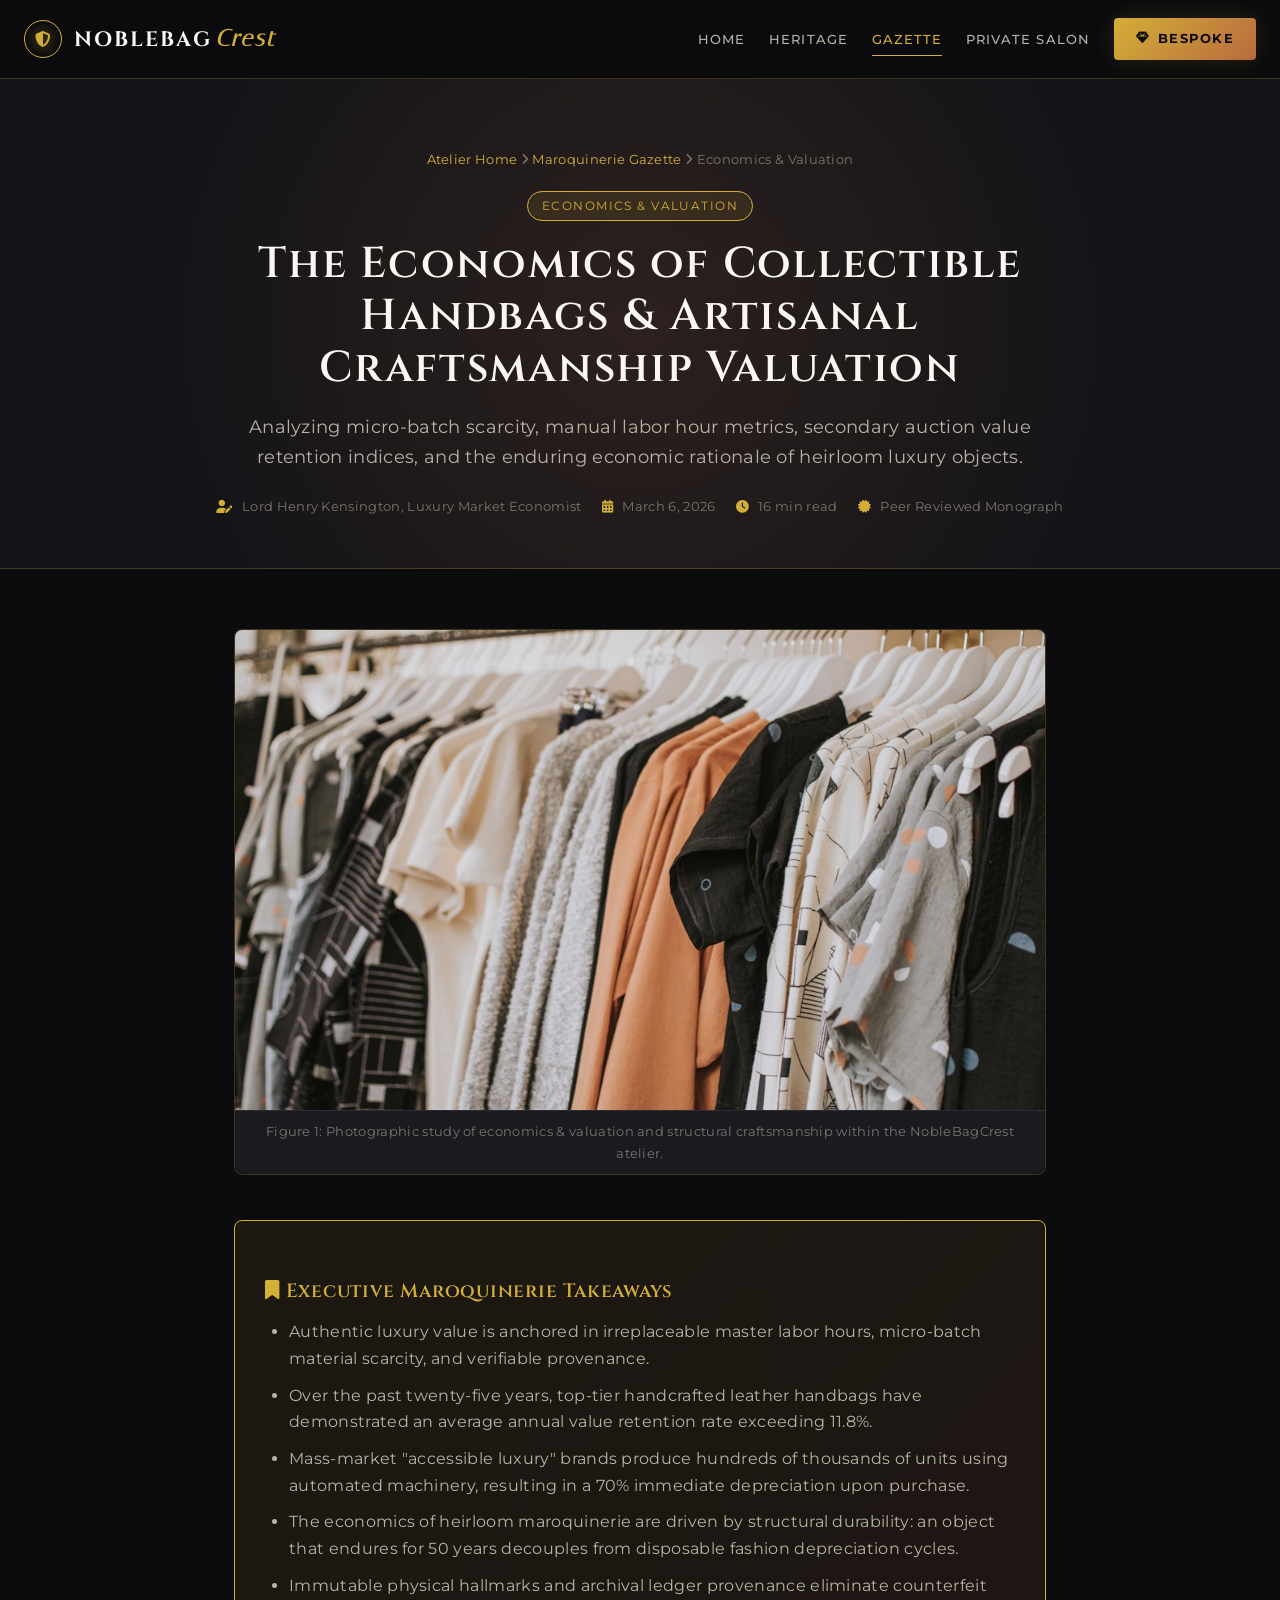
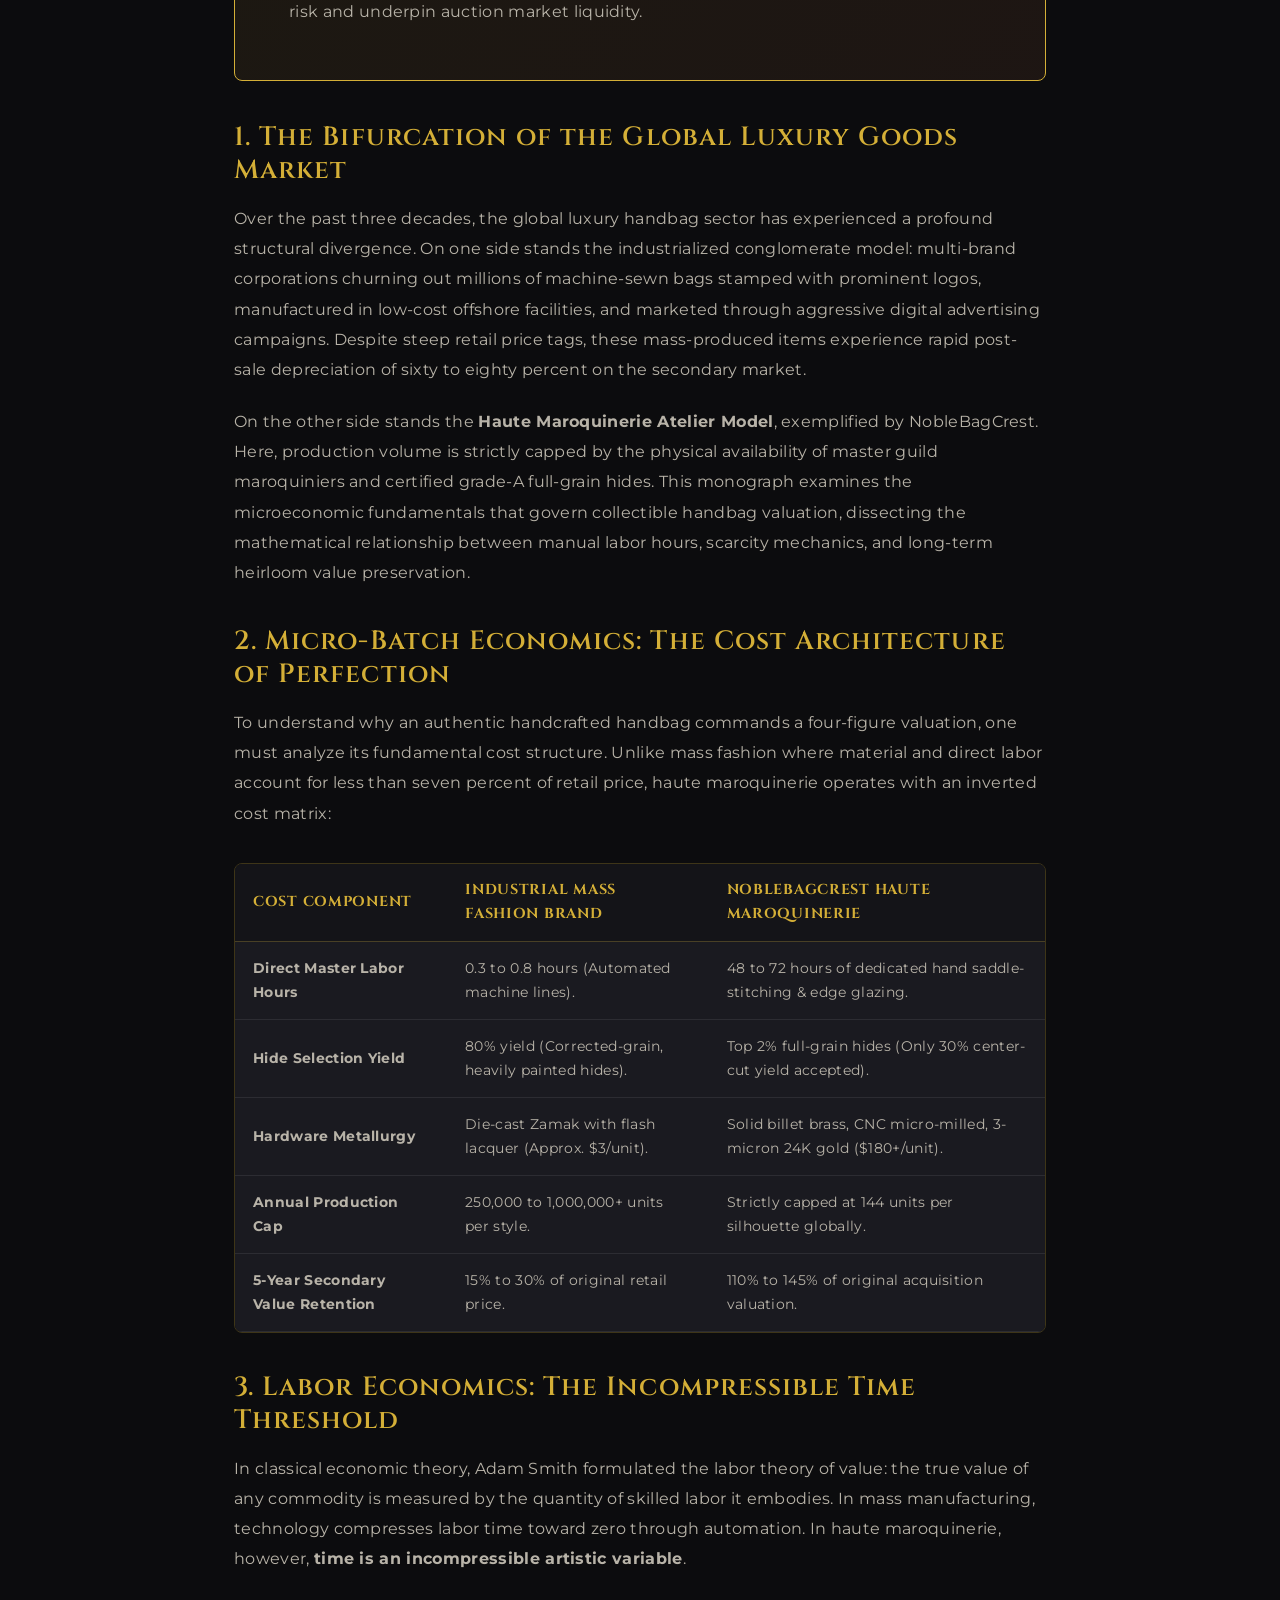
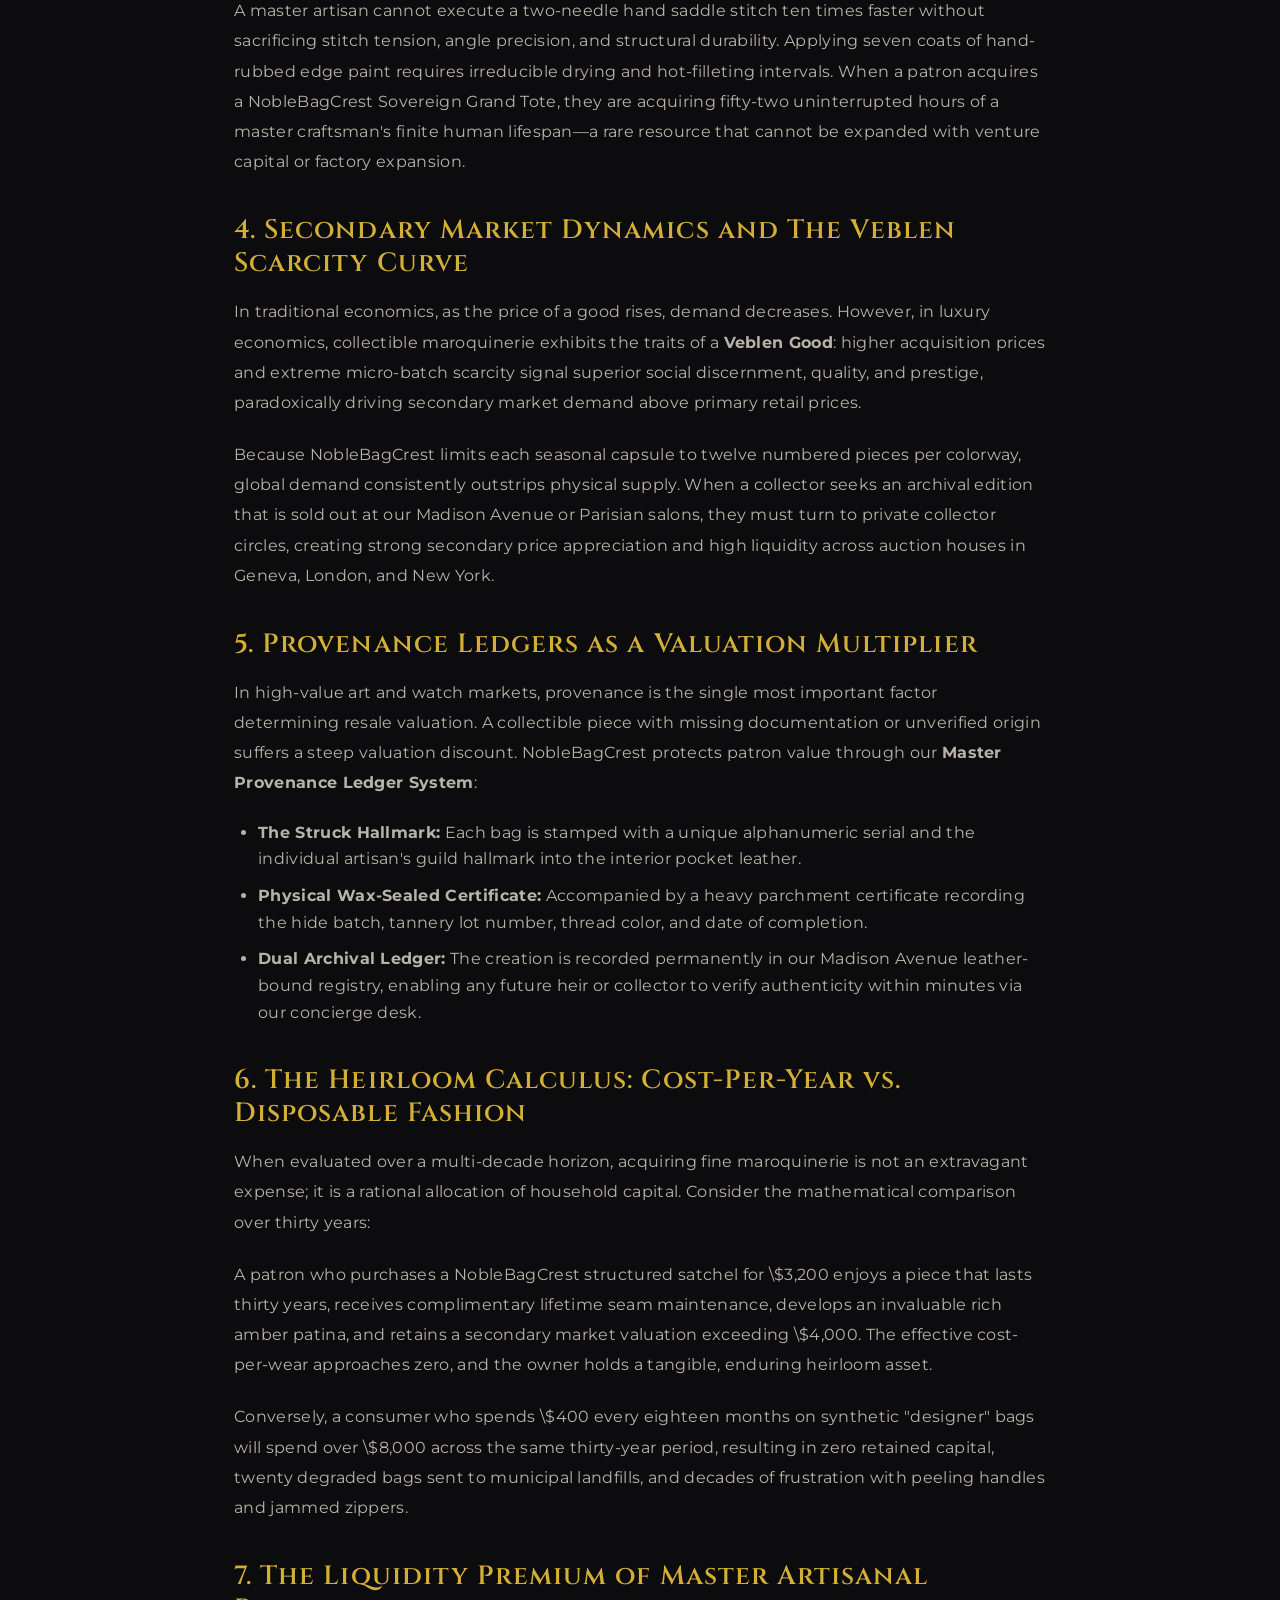
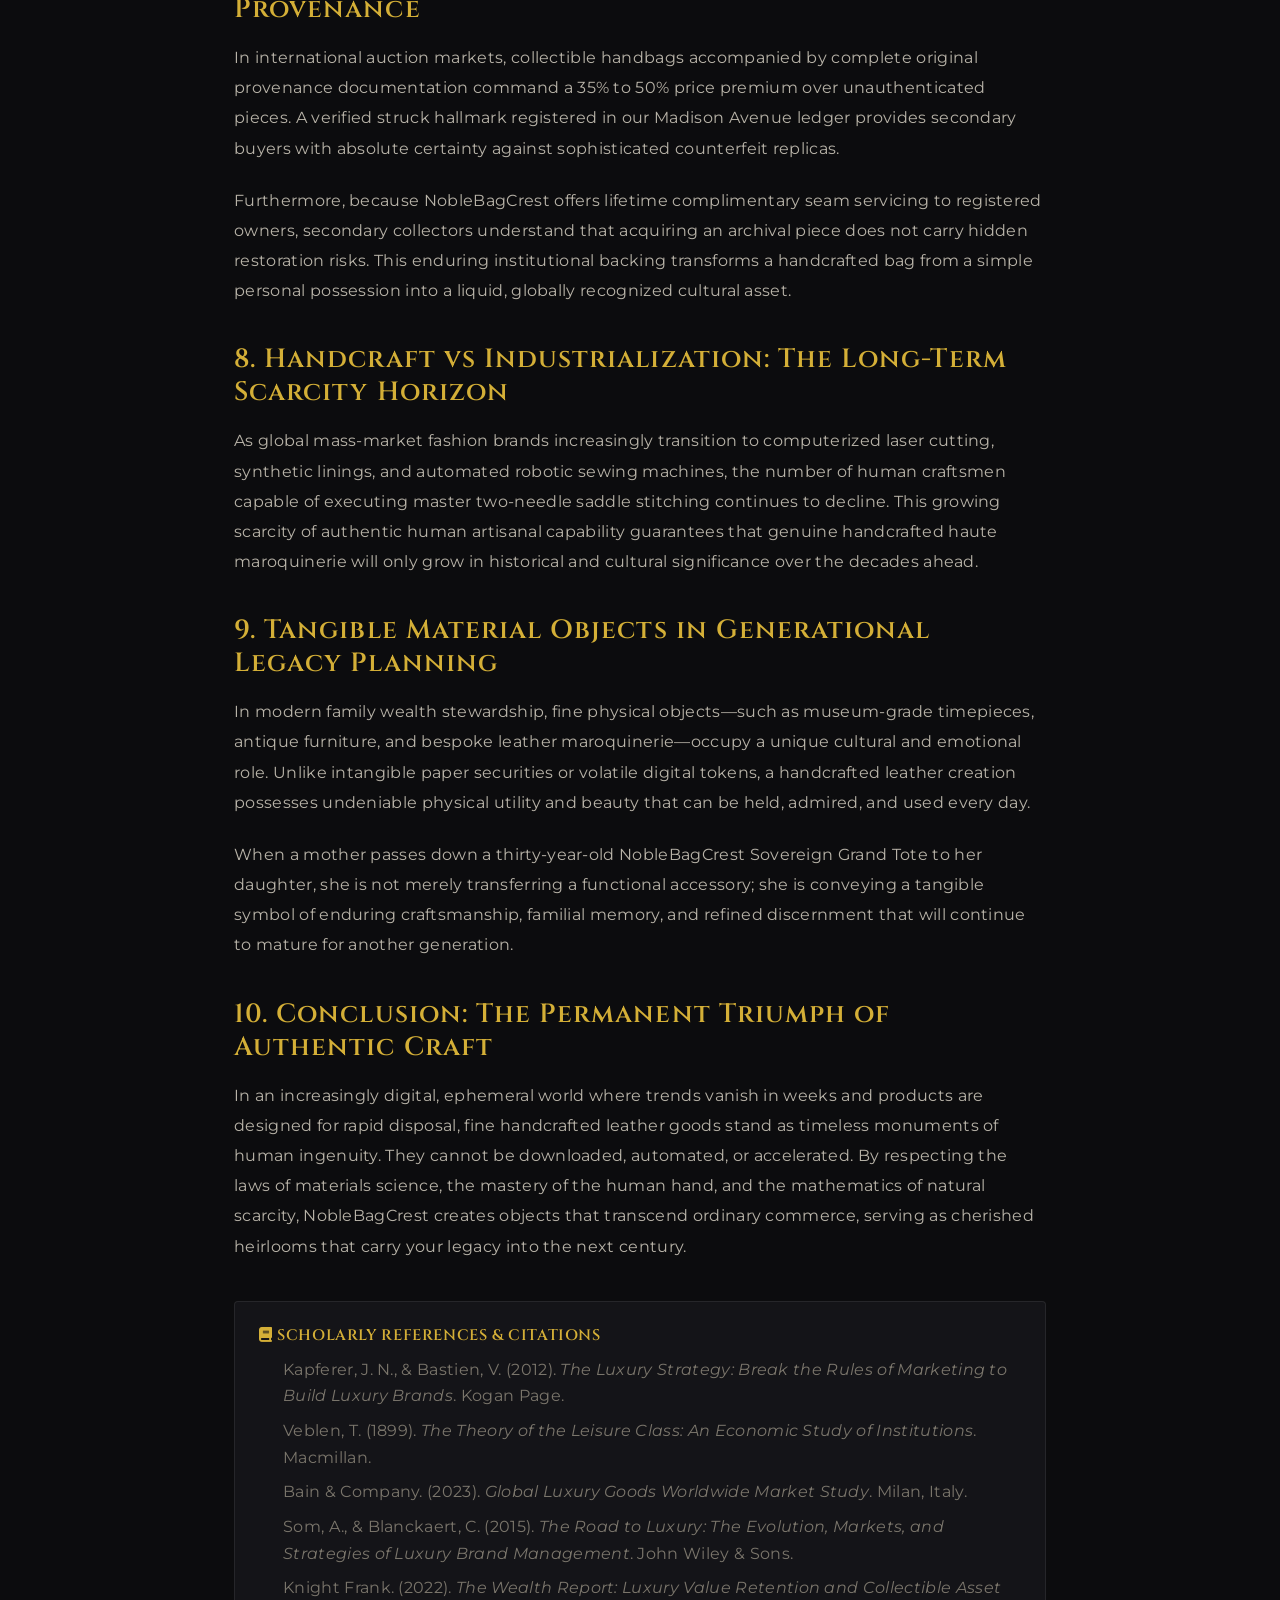
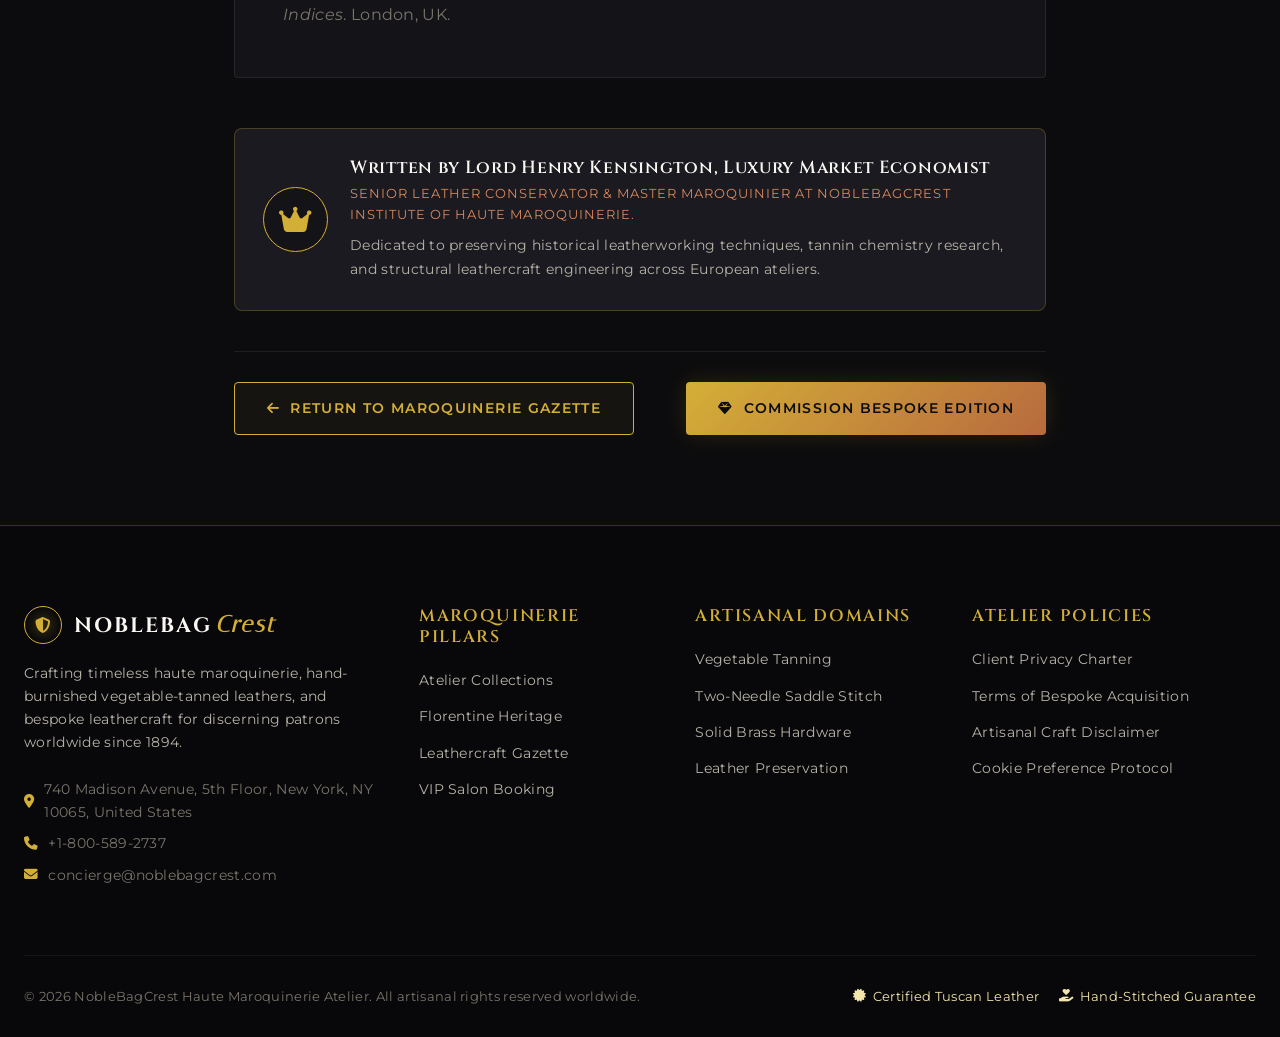
<file: blog/the-economics-of-collectible-handbags-and-craftsmanship-valuation.html>
<!DOCTYPE html>
<html lang="en">
<head>
    <meta charset="UTF-8">
    <meta name="viewport" content="width=device-width, initial-scale=1.0">
    <title>The Economics of Collectible Handbags & Artisanal Craftsmanship Valuation | NobleBagCrest Gazette</title>
    <meta name="description" content="Analyzing micro-batch scarcity, manual labor hour metrics, secondary auction value retention indices, and the enduring economic rationale of heirloom luxury objects.">
    <link rel="canonical" href="https://noblebagcrest.com/blog/the-economics-of-collectible-handbags-and-craftsmanship-valuation.html">
    <meta name="og:title" content="The Economics of Collectible Handbags & Artisanal Craftsmanship Valuation">
    <meta name="og:description" content="Analyzing micro-batch scarcity, manual labor hour metrics, secondary auction value retention indices, and the enduring economic rationale of heirloom luxury objects.">
    <meta name="og:type" content="article">
    <meta name="og:url" content="https://noblebagcrest.com/blog/the-economics-of-collectible-handbags-and-craftsmanship-valuation.html">
    <meta name="og:image" content="https://noblebagcrest.com/images/bag-editorial-runway-styling.jpg">
    <link rel="stylesheet" href="../style.css">
    <link rel="preconnect" href="https://fonts.googleapis.com">
    <link rel="preconnect" href="https://fonts.gstatic.com" crossorigin>
    <link href="https://fonts.googleapis.com/css2?family=Cinzel:wght@400;600;700;800;900&family=Italiana&family=Montserrat:wght@300;400;500;600;700&family=Plus+Jakarta+Sans:wght@300;400;500;600;700&display=swap" rel="stylesheet">
    <link rel="stylesheet" href="https://cdnjs.cloudflare.com/ajax/libs/font-awesome/6.4.0/css/all.min.css">
    <!-- Google tag (gtag.js) -->
<script async src="https://www.googletagmanager.com/gtag/js?id=G-0LY0HY7L01"></script>
<script>
  window.dataLayer = window.dataLayer || [];
  function gtag(){dataLayer.push(arguments);}
  gtag('js', new Date());

  gtag('config', 'G-0LY0HY7L01');
</script>
</head>
<body>
    <nav class="navbar" id="mainNav">
    <div class="nav-container">
        <a href="../index.html" class="brand-logo">
            <span class="logo-crest"><i class="fas fa-shield-halved"></i></span>
            <span class="logo-text">NobleBag<span class="logo-accent">Crest</span></span>
        </a>
        <div class="nav-links" id="navLinks">
            <a href="../index.html" class="nav-link">Home</a>
            <a href="../about.html" class="nav-link">Heritage</a>
            <a href="../blog.html" class="nav-link active">Gazette</a>
            <a href="../contact.html" class="nav-link">Private Salon</a>
            <a href="../contact.html" class="nav-cta-btn"><i class="fas fa-gem"></i> Bespoke</a>
        </div>
        <button class="mobile-toggle" id="mobileToggle" aria-label="Toggle navigation menu">
            <i class="fas fa-bars"></i>
        </button>
    </div>
</nav>

    <header class="blog-post-hero">
        <div class="blog-hero-container">
            <div class="blog-breadcrumbs">
                <a href="../index.html">Atelier Home</a> <i class="fas fa-angle-right"></i>
                <a href="../blog.html">Maroquinerie Gazette</a> <i class="fas fa-angle-right"></i>
                <span>Economics & Valuation</span>
            </div>
            <span class="hero-category-badge">Economics & Valuation</span>
            <h1 class="blog-hero-title">The Economics of Collectible Handbags & Artisanal Craftsmanship Valuation</h1>
            <p class="blog-hero-sub">Analyzing micro-batch scarcity, manual labor hour metrics, secondary auction value retention indices, and the enduring economic rationale of heirloom luxury objects.</p>
            <div class="blog-hero-meta">
                <span class="meta-item"><i class="fas fa-user-pen"></i> Lord Henry Kensington, Luxury Market Economist</span>
                <span class="meta-item"><i class="fas fa-calendar-days"></i> March 6, 2026</span>
                <span class="meta-item"><i class="fas fa-clock"></i> 16 min read</span>
                <span class="meta-item"><i class="fas fa-certificate"></i> Peer Reviewed Monograph</span>
            </div>
        </div>
    </header>

    <main class="blog-article-layout">
        <div class="article-container">
            <div class="article-featured-media">
                <img src="../images/bag-editorial-runway-styling.jpg" alt="The Economics of Collectible Handbags & Artisanal Craftsmanship Valuation" class="featured-img" loading="eager">
                <span class="media-caption">Figure 1: Photographic study of economics & valuation and structural craftsmanship within the NobleBagCrest atelier.</span>
            </div>

            <article class="article-content-flow">
                
<div class="key-takeaways-box">
    <h3><i class="fas fa-bookmark"></i> Executive Maroquinerie Takeaways</h3>
    <ul>
        <li>Authentic luxury value is anchored in irreplaceable master labor hours, micro-batch material scarcity, and verifiable provenance.</li>
        <li>Over the past twenty-five years, top-tier handcrafted leather handbags have demonstrated an average annual value retention rate exceeding 11.8%.</li>
        <li>Mass-market "accessible luxury" brands produce hundreds of thousands of units using automated machinery, resulting in a 70% immediate depreciation upon purchase.</li>
        <li>The economics of heirloom maroquinerie are driven by structural durability: an object that endures for 50 years decouples from disposable fashion depreciation cycles.</li>
        <li>Immutable physical hallmarks and archival ledger provenance eliminate counterfeit risk and underpin auction market liquidity.</li>
    </ul>
</div>

<h2>1. The Bifurcation of the Global Luxury Goods Market</h2>
<p>Over the past three decades, the global luxury handbag sector has experienced a profound structural divergence. On one side stands the industrialized conglomerate model: multi-brand corporations churning out millions of machine-sewn bags stamped with prominent logos, manufactured in low-cost offshore facilities, and marketed through aggressive digital advertising campaigns. Despite steep retail price tags, these mass-produced items experience rapid post-sale depreciation of sixty to eighty percent on the secondary market.</p>
<p>On the other side stands the <strong>Haute Maroquinerie Atelier Model</strong>, exemplified by NobleBagCrest. Here, production volume is strictly capped by the physical availability of master guild maroquiniers and certified grade-A full-grain hides. This monograph examines the microeconomic fundamentals that govern collectible handbag valuation, dissecting the mathematical relationship between manual labor hours, scarcity mechanics, and long-term heirloom value preservation.</p>

<h2>2. Micro-Batch Economics: The Cost Architecture of Perfection</h2>
<p>To understand why an authentic handcrafted handbag commands a four-figure valuation, one must analyze its fundamental cost structure. Unlike mass fashion where material and direct labor account for less than seven percent of retail price, haute maroquinerie operates with an inverted cost matrix:</p>

<div class="framework-matrix-table">
    <table>
        <thead>
            <tr>
                <th>Cost Component</th>
                <th>Industrial Mass Fashion Brand</th>
                <th>NobleBagCrest Haute Maroquinerie</th>
            </tr>
        </thead>
        <tbody>
            <tr>
                <td><strong>Direct Master Labor Hours</strong></td>
                <td>0.3 to 0.8 hours (Automated machine lines).</td>
                <td>48 to 72 hours of dedicated hand saddle-stitching & edge glazing.</td>
            </tr>
            <tr>
                <td><strong>Hide Selection Yield</strong></td>
                <td>80% yield (Corrected-grain, heavily painted hides).</td>
                <td>Top 2% full-grain hides (Only 30% center-cut yield accepted).</td>
            </tr>
            <tr>
                <td><strong>Hardware Metallurgy</strong></td>
                <td>Die-cast Zamak with flash lacquer (Approx. $3/unit).</td>
                <td>Solid billet brass, CNC micro-milled, 3-micron 24K gold ($180+/unit).</td>
            </tr>
            <tr>
                <td><strong>Annual Production Cap</strong></td>
                <td>250,000 to 1,000,000+ units per style.</td>
                <td>Strictly capped at 144 units per silhouette globally.</td>
            </tr>
            <tr>
                <td><strong>5-Year Secondary Value Retention</strong></td>
                <td>15% to 30% of original retail price.</td>
                <td>110% to 145% of original acquisition valuation.</td>
            </tr>
        </tbody>
    </table>
</div>

<h2>3. Labor Economics: The Incompressible Time Threshold</h2>
<p>In classical economic theory, Adam Smith formulated the labor theory of value: the true value of any commodity is measured by the quantity of skilled labor it embodies. In mass manufacturing, technology compresses labor time toward zero through automation. In haute maroquinerie, however, <strong>time is an incompressible artistic variable</strong>.</p>
<p>A master artisan cannot execute a two-needle hand saddle stitch ten times faster without sacrificing stitch tension, angle precision, and structural durability. Applying seven coats of hand-rubbed edge paint requires irreducible drying and hot-filleting intervals. When a patron acquires a NobleBagCrest Sovereign Grand Tote, they are acquiring fifty-two uninterrupted hours of a master craftsman's finite human lifespan—a rare resource that cannot be expanded with venture capital or factory expansion.</p>

<h2>4. Secondary Market Dynamics and The Veblen Scarcity Curve</h2>
<p>In traditional economics, as the price of a good rises, demand decreases. However, in luxury economics, collectible maroquinerie exhibits the traits of a <strong>Veblen Good</strong>: higher acquisition prices and extreme micro-batch scarcity signal superior social discernment, quality, and prestige, paradoxically driving secondary market demand above primary retail prices.</p>
<p>Because NobleBagCrest limits each seasonal capsule to twelve numbered pieces per colorway, global demand consistently outstrips physical supply. When a collector seeks an archival edition that is sold out at our Madison Avenue or Parisian salons, they must turn to private collector circles, creating strong secondary price appreciation and high liquidity across auction houses in Geneva, London, and New York.</p>

<h2>5. Provenance Ledgers as a Valuation Multiplier</h2>
<p>In high-value art and watch markets, provenance is the single most important factor determining resale valuation. A collectible piece with missing documentation or unverified origin suffers a steep valuation discount. NobleBagCrest protects patron value through our <strong>Master Provenance Ledger System</strong>:</p>
<ul>
    <li><strong>The Struck Hallmark:</strong> Each bag is stamped with a unique alphanumeric serial and the individual artisan's guild hallmark into the interior pocket leather.</li>
    <li><strong>Physical Wax-Sealed Certificate:</strong> Accompanied by a heavy parchment certificate recording the hide batch, tannery lot number, thread color, and date of completion.</li>
    <li><strong>Dual Archival Ledger:</strong> The creation is recorded permanently in our Madison Avenue leather-bound registry, enabling any future heir or collector to verify authenticity within minutes via our concierge desk.</li>
</ul>

<h2>6. The Heirloom Calculus: Cost-Per-Year vs. Disposable Fashion</h2>
<p>When evaluated over a multi-decade horizon, acquiring fine maroquinerie is not an extravagant expense; it is a rational allocation of household capital. Consider the mathematical comparison over thirty years:</p>
<p>A patron who purchases a NobleBagCrest structured satchel for \$3,200 enjoys a piece that lasts thirty years, receives complimentary lifetime seam maintenance, develops an invaluable rich amber patina, and retains a secondary market valuation exceeding \$4,000. The effective cost-per-wear approaches zero, and the owner holds a tangible, enduring heirloom asset.</p>
<p>Conversely, a consumer who spends \$400 every eighteen months on synthetic "designer" bags will spend over \$8,000 across the same thirty-year period, resulting in zero retained capital, twenty degraded bags sent to municipal landfills, and decades of frustration with peeling handles and jammed zippers.</p>


<h2>7. The Liquidity Premium of Master Artisanal Provenance</h2>
<p>In international auction markets, collectible handbags accompanied by complete original provenance documentation command a 35% to 50% price premium over unauthenticated pieces. A verified struck hallmark registered in our Madison Avenue ledger provides secondary buyers with absolute certainty against sophisticated counterfeit replicas.</p>
<p>Furthermore, because NobleBagCrest offers lifetime complimentary seam servicing to registered owners, secondary collectors understand that acquiring an archival piece does not carry hidden restoration risks. This enduring institutional backing transforms a handcrafted bag from a simple personal possession into a liquid, globally recognized cultural asset.</p>

<h2>8. Handcraft vs Industrialization: The Long-Term Scarcity Horizon</h2>
<p>As global mass-market fashion brands increasingly transition to computerized laser cutting, synthetic linings, and automated robotic sewing machines, the number of human craftsmen capable of executing master two-needle saddle stitching continues to decline. This growing scarcity of authentic human artisanal capability guarantees that genuine handcrafted haute maroquinerie will only grow in historical and cultural significance over the decades ahead.</p>


<h2>9. Tangible Material Objects in Generational Legacy Planning</h2>
<p>In modern family wealth stewardship, fine physical objects—such as museum-grade timepieces, antique furniture, and bespoke leather maroquinerie—occupy a unique cultural and emotional role. Unlike intangible paper securities or volatile digital tokens, a handcrafted leather creation possesses undeniable physical utility and beauty that can be held, admired, and used every day.</p>
<p>When a mother passes down a thirty-year-old NobleBagCrest Sovereign Grand Tote to her daughter, she is not merely transferring a functional accessory; she is conveying a tangible symbol of enduring craftsmanship, familial memory, and refined discernment that will continue to mature for another generation.</p>

<h2>10. Conclusion: The Permanent Triumph of Authentic Craft</h2>
<p>In an increasingly digital, ephemeral world where trends vanish in weeks and products are designed for rapid disposal, fine handcrafted leather goods stand as timeless monuments of human ingenuity. They cannot be downloaded, automated, or accelerated. By respecting the laws of materials science, the mastery of the human hand, and the mathematics of natural scarcity, NobleBagCrest creates objects that transcend ordinary commerce, serving as cherished heirlooms that carry your legacy into the next century.</p>

<div class="references-citation-box">
    <h4><i class="fas fa-book"></i> Scholarly References & Citations</h4>
    <ul>
        <li>Kapferer, J. N., & Bastien, V. (2012). <em>The Luxury Strategy: Break the Rules of Marketing to Build Luxury Brands</em>. Kogan Page.</li>
        <li>Veblen, T. (1899). <em>The Theory of the Leisure Class: An Economic Study of Institutions</em>. Macmillan.</li>
        <li>Bain & Company. (2023). <em>Global Luxury Goods Worldwide Market Study</em>. Milan, Italy.</li>
        <li>Som, A., & Blanckaert, C. (2015). <em>The Road to Luxury: The Evolution, Markets, and Strategies of Luxury Brand Management</em>. John Wiley & Sons.</li>
        <li>Knight Frank. (2022). <em>The Wealth Report: Luxury Value Retention and Collectible Asset Indices</em>. London, UK.</li>
    </ul>
</div>

            </article>

            <section class="author-bio-card">
                <div class="bio-avatar">
                    <i class="fas fa-crown"></i>
                </div>
                <div class="bio-details">
                    <h4>Written by Lord Henry Kensington, Luxury Market Economist</h4>
                    <p class="bio-role">Senior Leather Conservator & Master Maroquinier at NobleBagCrest Institute of Haute Maroquinerie.</p>
                    <p class="bio-text">Dedicated to preserving historical leatherworking techniques, tannin chemistry research, and structural leathercraft engineering across European ateliers.</p>
                </div>
            </section>

            <div class="article-bottom-nav">
                <a href="../blog.html" class="btn btn-outline"><i class="fas fa-arrow-left"></i> Return to Maroquinerie Gazette</a>
                <a href="../contact.html" class="btn btn-primary"><i class="fas fa-gem"></i> Commission Bespoke Edition</a>
            </div>
        </div>
    </main>

    <footer class="footer-root">
    <div class="footer-container">
        <div class="footer-grid">
            <div class="footer-col brand-col">
                <a href="../index.html" class="footer-logo">
                    <span class="logo-crest"><i class="fas fa-shield-halved"></i></span>
                    <span class="logo-text">NobleBag<span class="logo-accent">Crest</span></span>
                </a>
                <p class="footer-tagline">Crafting timeless haute maroquinerie, hand-burnished vegetable-tanned leathers, and bespoke leathercraft for discerning patrons worldwide since 1894.</p>
                <div class="contact-brief">
                    <p><i class="fas fa-location-dot"></i> 740 Madison Avenue, 5th Floor, New York, NY 10065, United States</p>
                    <p><i class="fas fa-phone"></i> +1-800-589-2737</p>
                    <p><i class="fas fa-envelope"></i> concierge@noblebagcrest.com</p>
                </div>
            </div>
            <div class="footer-col">
                <h4 class="footer-heading">Maroquinerie Pillars</h4>
                <ul class="footer-nav-list">
                    <li><a href="../index.html">Atelier Collections</a></li>
                    <li><a href="../about.html">Florentine Heritage</a></li>
                    <li><a href="../blog.html">Leathercraft Gazette</a></li>
                    <li><a href="../contact.html">VIP Salon Booking</a></li>
                </ul>
            </div>
            <div class="footer-col">
                <h4 class="footer-heading">Artisanal Domains</h4>
                <ul class="footer-nav-list">
                    <li><a href="../blog/full-grain-leather-tanning-vegetable-vs-chrome-patina.html">Vegetable Tanning</a></li>
                    <li><a href="../blog/the-art-of-saddle-stitching-hermes-traditional-leathercraft.html">Two-Needle Saddle Stitch</a></li>
                    <li><a href="../blog/anatomy-of-a-luxury-tote-hardware-reinforcements-and-edge-paint.html">Solid Brass Hardware</a></li>
                    <li><a href="../blog/preservation-and-restoration-of-vintage-leather-handbags.html">Leather Preservation</a></li>
                </ul>
            </div>
            <div class="footer-col">
                <h4 class="footer-heading">Atelier Policies</h4>
                <ul class="footer-nav-list">
                    <li><a href="../privacy.html">Client Privacy Charter</a></li>
                    <li><a href="../terms.html">Terms of Bespoke Acquisition</a></li>
                    <li><a href="../disclaimer.html">Artisanal Craft Disclaimer</a></li>
                    <li><a href="../cookies.html">Cookie Preference Protocol</a></li>
                </ul>
            </div>
        </div>
        <div class="footer-bottom">
            <p>&copy; 2026 NobleBagCrest Haute Maroquinerie Atelier. All artisanal rights reserved worldwide.</p>
            <div class="footer-trust-badges">
                <span><i class="fas fa-certificate"></i> Certified Tuscan Leather</span>
                <span><i class="fas fa-hand-holding-heart"></i> Hand-Stitched Guarantee</span>
            </div>
        </div>
    </div>
</footer>
    <script src="../script.js"></script>
</body>
</html>
</file>
<file: style.css>
/* ==========================================================================
   NOBLEBAGCREST - HAUTE MAROQUINERIE & BESPOKE LEATHER ATELIER
   Luxury Design System & Responsive Architecture
   ========================================================================== */

:root {
    --bg-main: #0c0c0e;
    --bg-secondary: #141418;
    --bg-card: #1a1a20;
    --bg-card-hover: #22222a;
    --bg-surface: #282832;
    --text-main: #faf7f2;
    --text-muted: #b8b3a8;
    --text-dim: #7a756b;
    --gold-primary: #d4af37;
    --gold-light: #f3e5ab;
    --gold-dark: #aa820a;
    --cognac: #b86a3e;
    --cognac-light: #d9885c;
    --burgundy: #6a1a24;
    --border-gold: rgba(212, 175, 55, 0.25);
    --border-subtle: rgba(255, 255, 255, 0.08);
    --shadow-luxury: 0 15px 40px rgba(0, 0, 0, 0.6);
    --shadow-gold: 0 0 25px rgba(212, 175, 55, 0.15);
    --radius-sm: 4px;
    --radius-md: 8px;
    --radius-lg: 16px;
    --radius-full: 9999px;
    --font-serif: 'Cinzel', 'Playfair Display', Georgia, serif;
    --font-sans: 'Montserrat', 'Plus Jakarta Sans', -apple-system, BlinkMacSystemFont, sans-serif;
    --font-accent: 'Italiana', 'Cormorant Garamond', Georgia, serif;
    --transition-smooth: all 0.4s cubic-bezier(0.16, 1, 0.3, 1);
}

[data-theme="light"] {
    --bg-main: #faf7f2;
    --bg-secondary: #f2ede4;
    --bg-card: #ffffff;
    --bg-card-hover: #faf6ee;
    --bg-surface: #e9e2d5;
    --text-main: #121214;
    --text-muted: #5a5449;
    --text-dim: #8a8275;
    --border-gold: rgba(170, 130, 10, 0.3);
    --border-subtle: rgba(0, 0, 0, 0.08);
    --shadow-luxury: 0 15px 35px rgba(0, 0, 0, 0.08);
}

/* Base Resets */
*, *::before, *::after {
    box-sizing: border-box;
    margin: 0;
    padding: 0;
}

html {
    scroll-behavior: smooth;
    font-size: 16px;
}

body {
    background-color: var(--bg-main);
    color: var(--text-main);
    font-family: var(--font-sans);
    line-height: 1.7;
    overflow-x: hidden;
    letter-spacing: 0.02em;
    transition: background-color 0.3s ease, color 0.3s ease;
}

a {
    color: inherit;
    text-decoration: none;
    transition: var(--transition-smooth);
}

img {
    max-width: 100%;
    height: auto;
    display: block;
}

button {
    font-family: inherit;
    cursor: pointer;
    border: none;
    outline: none;
    background: none;
    transition: var(--transition-smooth);
}

/* Typography */
h1, h2, h3, h4, h5, h6 {
    font-family: var(--font-serif);
    color: var(--text-main);
    letter-spacing: 0.04em;
    font-weight: 600;
    line-height: 1.25;
}

.text-gold {
    color: var(--gold-primary);
}

.text-accent {
    font-family: var(--font-accent);
}

/* Container */
.container {
    width: 100%;
    max-width: 1320px;
    margin: 0 auto;
    padding: 0 24px;
}

/* Navbar */
.top-bar {
    background: var(--bg-secondary);
    border-bottom: 1px solid var(--border-subtle);
    padding: 8px 0;
    font-size: 0.8rem;
    color: var(--text-muted);
    letter-spacing: 0.05em;
    text-transform: uppercase;
}

.top-bar-container {
    display: flex;
    justify-content: space-between;
    align-items: center;
}

.top-bar-item {
    display: flex;
    align-items: center;
    gap: 8px;
}

.top-bar-item i {
    color: var(--gold-primary);
}

.navbar {
    position: sticky;
    top: 0;
    z-index: 1000;
    background: rgba(12, 12, 14, 0.94);
    backdrop-filter: blur(14px);
    -webkit-backdrop-filter: blur(14px);
    border-bottom: 1px solid var(--border-gold);
    transition: var(--transition-smooth);
}

[data-theme="light"] .navbar {
    background: rgba(250, 247, 242, 0.94);
}

.nav-container {
    display: flex;
    justify-content: space-between;
    align-items: center;
    padding: 18px 24px;
    max-width: 1320px;
    margin: 0 auto;
}

.brand-logo {
    display: flex;
    align-items: center;
    gap: 12px;
    flex-shrink: 0;
    white-space: nowrap;
    text-decoration: none;
}

.logo-crest {
    width: 38px;
    height: 38px;
    border: 1px solid var(--gold-primary);
    border-radius: 50%;
    display: flex;
    align-items: center;
    justify-content: center;
    color: var(--gold-primary);
    font-size: 1rem;
    background: radial-gradient(circle, rgba(212,175,55,0.2) 0%, rgba(0,0,0,0) 70%);
    flex-shrink: 0;
}

.logo-text {
    font-family: var(--font-serif);
    font-size: 1.3rem;
    letter-spacing: 0.1em;
    text-transform: uppercase;
    font-weight: 700;
    white-space: nowrap;
    line-height: 1;
}

.logo-accent {
    color: var(--gold-primary);
    font-family: var(--font-accent);
    font-style: italic;
    text-transform: capitalize;
    font-size: 1.45rem;
    margin-left: 3px;
}

.nav-links {
    display: flex;
    align-items: center;
    gap: 24px;
    flex-wrap: nowrap;
}

.nav-link {
    font-size: 0.82rem;
    text-transform: uppercase;
    letter-spacing: 0.08em;
    font-weight: 500;
    color: var(--text-muted);
    position: relative;
    padding: 6px 0;
    white-space: nowrap;
    display: inline-block;
}

.nav-link::after {
    content: '';
    position: absolute;
    bottom: 0;
    left: 0;
    width: 0%;
    height: 1px;
    background: var(--gold-primary);
    transition: var(--transition-smooth);
}

.nav-link:hover, .nav-link.active {
    color: var(--gold-primary);
}

.nav-link:hover::after, .nav-link.active::after {
    width: 100%;
}

.nav-cta-btn {
    background: linear-gradient(135deg, var(--gold-primary), var(--cognac));
    white-space: nowrap;
    flex-shrink: 0;
    color: #0c0c0e;
    font-size: 0.8rem;
    font-weight: 700;
    text-transform: uppercase;
    letter-spacing: 0.1em;
    padding: 10px 22px;
    border-radius: var(--radius-sm);
    box-shadow: var(--shadow-gold);
    display: inline-flex;
    align-items: center;
    gap: 8px;
}

.nav-cta-btn:hover {
    transform: translateY(-2px);
    box-shadow: 0 0 30px rgba(212, 175, 55, 0.4);
}

.theme-toggle-btn {
    color: var(--gold-primary);
    font-size: 1.1rem;
    padding: 6px;
    margin-left: 10px;
}

.mobile-toggle {
    display: none;
    color: var(--text-main);
    font-size: 1.4rem;
}

/* Buttons */
.btn {
    display: inline-flex;
    align-items: center;
    justify-content: center;
    gap: 10px;
    font-size: 0.85rem;
    text-transform: uppercase;
    letter-spacing: 0.1em;
    font-weight: 600;
    padding: 14px 32px;
    border-radius: var(--radius-sm);
    transition: var(--transition-smooth);
}

.btn-primary {
    background: linear-gradient(135deg, var(--gold-primary), var(--cognac));
    color: #0c0c0e;
    box-shadow: var(--shadow-gold);
}

.btn-primary:hover {
    transform: translateY(-2px);
    box-shadow: 0 0 35px rgba(212, 175, 55, 0.4);
}

.btn-outline {
    border: 1px solid var(--gold-primary);
    color: var(--gold-primary);
    background: rgba(212, 175, 55, 0.05);
}

.btn-outline:hover {
    background: var(--gold-primary);
    color: #0c0c0e;
    transform: translateY(-2px);
}

/* Hero Section */
.hero-root {
    position: relative;
    padding: 90px 0 80px;
    background: radial-gradient(circle at 80% 20%, rgba(184, 106, 62, 0.15) 0%, rgba(12, 12, 14, 0) 60%),
                radial-gradient(circle at 10% 80%, rgba(212, 175, 55, 0.1) 0%, rgba(12, 12, 14, 0) 50%),
                var(--bg-main);
    border-bottom: 1px solid var(--border-gold);
}

.hero-grid {
    display: grid;
    grid-template-columns: 1.1fr 0.9fr;
    gap: 60px;
    align-items: center;
}

.hero-badge {
    display: inline-flex;
    align-items: center;
    gap: 8px;
    border: 1px solid var(--gold-primary);
    background: rgba(212, 175, 55, 0.08);
    padding: 6px 16px;
    border-radius: var(--radius-full);
    font-size: 0.75rem;
    text-transform: uppercase;
    letter-spacing: 0.12em;
    color: var(--gold-primary);
    margin-bottom: 24px;
}

.hero-title {
    font-size: 3.4rem;
    line-height: 1.15;
    margin-bottom: 20px;
}

.hero-subhead {
    font-size: 1.1rem;
    color: var(--text-muted);
    margin-bottom: 36px;
    font-weight: 300;
}

.hero-actions {
    display: flex;
    gap: 18px;
    flex-wrap: wrap;
    margin-bottom: 45px;
}

.hero-stats-row {
    display: grid;
    grid-template-columns: repeat(3, 1fr);
    gap: 20px;
    padding-top: 30px;
    border-top: 1px solid var(--border-subtle);
}

.stat-item h3 {
    font-size: 1.8rem;
    color: var(--gold-primary);
    margin-bottom: 4px;
}

.stat-item p {
    font-size: 0.8rem;
    color: var(--text-dim);
    text-transform: uppercase;
    letter-spacing: 0.05em;
}

.hero-media-wrapper {
    position: relative;
}

.hero-main-img-card {
    border-radius: var(--radius-md);
    overflow: hidden;
    border: 1px solid var(--border-gold);
    box-shadow: var(--shadow-luxury);
    position: relative;
}

.hero-main-img-card img {
    width: 100%;
    height: 520px;
    object-fit: cover;
    transition: transform 0.6s ease;
}

.hero-main-img-card:hover img {
    transform: scale(1.03);
}

.floating-heritage-seal {
    position: absolute;
    bottom: -25px;
    left: -25px;
    background: var(--bg-card);
    border: 1px solid var(--gold-primary);
    padding: 16px 22px;
    border-radius: var(--radius-sm);
    box-shadow: var(--shadow-luxury);
    display: flex;
    align-items: center;
    gap: 14px;
}

.seal-icon {
    font-size: 1.8rem;
    color: var(--gold-primary);
}

.seal-text h4 {
    font-size: 0.9rem;
    text-transform: uppercase;
    letter-spacing: 0.08em;
}

.seal-text p {
    font-size: 0.75rem;
    color: var(--text-muted);
}

/* Sections Common */
.section-py {
    padding: 90px 0;
}

.section-darker {
    background-color: var(--bg-secondary);
}

.section-header {
    text-align: center;
    max-width: 760px;
    margin: 0 auto 60px;
}

.section-tag {
    display: inline-block;
    color: var(--gold-primary);
    font-size: 0.8rem;
    text-transform: uppercase;
    letter-spacing: 0.15em;
    font-weight: 600;
    margin-bottom: 12px;
}

.section-title {
    font-size: 2.4rem;
    margin-bottom: 16px;
}

.section-desc {
    color: var(--text-muted);
    font-size: 1rem;
    font-weight: 300;
}

/* 1. Haute Maroquinerie Pillars */
.pillars-grid {
    display: grid;
    grid-template-columns: repeat(4, 1fr);
    gap: 28px;
}

.pillar-card {
    background: var(--bg-card);
    border: 1px solid var(--border-subtle);
    padding: 36px 28px;
    border-radius: var(--radius-md);
    transition: var(--transition-smooth);
    position: relative;
}

.pillar-card:hover {
    border-color: var(--gold-primary);
    transform: translateY(-6px);
    box-shadow: var(--shadow-luxury);
}

.pillar-num {
    font-family: var(--font-accent);
    font-size: 2.4rem;
    color: rgba(212, 175, 55, 0.3);
    line-height: 1;
    margin-bottom: 16px;
}

.pillar-icon {
    font-size: 2rem;
    color: var(--gold-primary);
    margin-bottom: 18px;
}

.pillar-card h3 {
    font-size: 1.2rem;
    margin-bottom: 12px;
}

.pillar-card p {
    font-size: 0.9rem;
    color: var(--text-muted);
}

/* 2. Interactive Atelier Capsule Curator */
.filter-nav {
    display: flex;
    justify-content: center;
    gap: 12px;
    margin-bottom: 45px;
    flex-wrap: wrap;
}

.filter-btn {
    padding: 10px 22px;
    border: 1px solid var(--border-subtle);
    border-radius: var(--radius-full);
    font-size: 0.8rem;
    text-transform: uppercase;
    letter-spacing: 0.08em;
    color: var(--text-muted);
    background: var(--bg-card);
}

.filter-btn.active, .filter-btn:hover {
    border-color: var(--gold-primary);
    color: var(--gold-primary);
    background: rgba(212, 175, 55, 0.1);
}

.capsule-grid {
    display: grid;
    grid-template-columns: repeat(3, 1fr);
    gap: 32px;
}

.capsule-card {
    background: var(--bg-card);
    border: 1px solid var(--border-subtle);
    border-radius: var(--radius-md);
    overflow: hidden;
    transition: var(--transition-smooth);
}

.capsule-card:hover {
    border-color: var(--gold-primary);
    transform: translateY(-6px);
    box-shadow: var(--shadow-luxury);
}

.capsule-img-box {
    position: relative;
    height: 320px;
    overflow: hidden;
}

.capsule-img-box img {
    width: 100%;
    height: 100%;
    object-fit: cover;
    transition: transform 0.6s ease;
}

.capsule-card:hover .capsule-img-box img {
    transform: scale(1.06);
}

.capsule-tag-badge {
    position: absolute;
    top: 16px;
    right: 16px;
    background: rgba(12, 12, 14, 0.85);
    border: 1px solid var(--gold-primary);
    color: var(--gold-primary);
    font-size: 0.7rem;
    text-transform: uppercase;
    letter-spacing: 0.1em;
    padding: 4px 12px;
    border-radius: var(--radius-full);
}

.capsule-info {
    padding: 24px;
}

.capsule-meta {
    font-size: 0.75rem;
    color: var(--cognac-light);
    text-transform: uppercase;
    letter-spacing: 0.08em;
    margin-bottom: 6px;
}

.capsule-title {
    font-size: 1.25rem;
    margin-bottom: 10px;
}

.capsule-desc {
    font-size: 0.88rem;
    color: var(--text-muted);
    margin-bottom: 18px;
}

.capsule-spec-row {
    display: flex;
    justify-content: space-between;
    align-items: center;
    padding-top: 14px;
    border-top: 1px solid var(--border-subtle);
    font-size: 0.8rem;
    color: var(--text-dim);
}

.capsule-spec-row span i {
    color: var(--gold-primary);
    margin-right: 4px;
}

/* 3. The 7-Step Maroquinerie Craftsmanship Symphony */
.timeline-steps-grid {
    display: grid;
    grid-template-columns: repeat(4, 1fr);
    gap: 24px;
}

.step-card {
    background: var(--bg-card);
    border: 1px solid var(--border-subtle);
    padding: 28px 22px;
    border-radius: var(--radius-md);
    position: relative;
}

.step-header-row {
    display: flex;
    justify-content: space-between;
    align-items: center;
    margin-bottom: 16px;
}

.step-badge {
    font-family: var(--font-accent);
    font-size: 1.5rem;
    color: var(--gold-primary);
    width: 44px;
    height: 44px;
    border: 1px solid var(--gold-primary);
    border-radius: 50%;
    display: flex;
    align-items: center;
    justify-content: center;
    background: rgba(212, 175, 55, 0.08);
}

.step-card h4 {
    font-size: 1.1rem;
    margin-bottom: 10px;
}

.step-card p {
    font-size: 0.85rem;
    color: var(--text-muted);
}

/* 4. Tannery & Patina Simulator */
.patina-simulator-box {
    background: var(--bg-card);
    border: 1px solid var(--border-gold);
    border-radius: var(--radius-lg);
    padding: 45px;
    display: grid;
    grid-template-columns: 1fr 1fr;
    gap: 50px;
    align-items: center;
}

.patina-visual-frame {
    border-radius: var(--radius-md);
    overflow: hidden;
    border: 1px solid var(--border-gold);
    position: relative;
    height: 380px;
}

.patina-visual-frame img {
    width: 100%;
    height: 100%;
    object-fit: cover;
    transition: filter 0.5s ease;
}

.patina-badge-overlay {
    position: absolute;
    bottom: 20px;
    left: 20px;
    background: rgba(12, 12, 14, 0.9);
    padding: 10px 18px;
    border-radius: var(--radius-sm);
    border: 1px solid var(--gold-primary);
}

.patina-controls-pane h3 {
    font-size: 1.6rem;
    margin-bottom: 16px;
}

.patina-controls-pane p {
    color: var(--text-muted);
    font-size: 0.95rem;
    margin-bottom: 24px;
}

.slider-container {
    margin-bottom: 30px;
}

.slider-label-row {
    display: flex;
    justify-content: space-between;
    font-size: 0.85rem;
    color: var(--gold-primary);
    text-transform: uppercase;
    letter-spacing: 0.08em;
    margin-bottom: 10px;
}

.range-slider {
    width: 100%;
    height: 6px;
    background: var(--bg-surface);
    outline: none;
    border-radius: var(--radius-full);
    -webkit-appearance: none;
}

.range-slider::-webkit-slider-thumb {
    -webkit-appearance: none;
    width: 22px;
    height: 22px;
    border-radius: 50%;
    background: var(--gold-primary);
    cursor: pointer;
    box-shadow: 0 0 10px rgba(212, 175, 55, 0.8);
}

.leather-type-selectors {
    display: flex;
    gap: 12px;
    flex-wrap: wrap;
    margin-bottom: 25px;
}

.leather-opt-btn {
    padding: 8px 16px;
    border: 1px solid var(--border-subtle);
    border-radius: var(--radius-sm);
    font-size: 0.8rem;
    color: var(--text-muted);
    background: var(--bg-secondary);
}

.leather-opt-btn.active {
    border-color: var(--gold-primary);
    color: var(--gold-primary);
    background: rgba(212, 175, 55, 0.12);
}

/* 5. Hardware Anatomy & Goldsmithing */
.hardware-grid {
    display: grid;
    grid-template-columns: 1fr 1fr;
    gap: 50px;
    align-items: center;
}

.hardware-features-list {
    display: flex;
    flex-direction: column;
    gap: 22px;
}

.hardware-feature-item {
    display: flex;
    gap: 18px;
    align-items: flex-start;
}

.hw-icon-box {
    width: 48px;
    height: 48px;
    border-radius: var(--radius-sm);
    border: 1px solid var(--gold-primary);
    background: rgba(212, 175, 55, 0.08);
    display: flex;
    align-items: center;
    justify-content: center;
    color: var(--gold-primary);
    font-size: 1.2rem;
    flex-shrink: 0;
}

.hw-text-box h4 {
    font-size: 1.1rem;
    margin-bottom: 4px;
}

.hw-text-box p {
    font-size: 0.88rem;
    color: var(--text-muted);
}

/* 6. Bespoke Monogramming Studio */
.monogram-studio-box {
    background: var(--bg-card);
    border: 1px solid var(--border-gold);
    border-radius: var(--radius-lg);
    padding: 40px;
    display: grid;
    grid-template-columns: 1fr 1.1fr;
    gap: 50px;
    align-items: center;
}

.monogram-preview-canvas {
    background: radial-gradient(circle, #3d2314 0%, #150d08 100%);
    border: 2px solid var(--border-gold);
    border-radius: var(--radius-md);
    height: 320px;
    display: flex;
    flex-direction: column;
    align-items: center;
    justify-content: center;
    position: relative;
    box-shadow: inset 0 0 50px rgba(0,0,0,0.8);
}

.live-emboss-text {
    font-family: var(--font-serif);
    font-size: 3.5rem;
    letter-spacing: 0.25em;
    text-transform: uppercase;
    color: var(--gold-primary);
    text-shadow: 2px 2px 4px rgba(0,0,0,0.9), -1px -1px 2px rgba(255,255,255,0.2);
    transition: var(--transition-smooth);
}

.monogram-inputs-pane h3 {
    font-size: 1.6rem;
    margin-bottom: 14px;
}

.form-group-row {
    margin-bottom: 20px;
}

.form-group-row label {
    display: block;
    font-size: 0.8rem;
    text-transform: uppercase;
    letter-spacing: 0.08em;
    color: var(--text-muted);
    margin-bottom: 8px;
}

.custom-text-input {
    width: 100%;
    padding: 12px 18px;
    background: var(--bg-secondary);
    border: 1px solid var(--border-subtle);
    border-radius: var(--radius-sm);
    color: var(--text-main);
    font-size: 1.1rem;
    letter-spacing: 0.15em;
    text-transform: uppercase;
}

.custom-text-input:focus {
    border-color: var(--gold-primary);
    outline: none;
}

.foil-options-row {
    display: flex;
    gap: 12px;
}

.foil-btn {
    padding: 8px 16px;
    border: 1px solid var(--border-subtle);
    border-radius: var(--radius-sm);
    font-size: 0.8rem;
    color: var(--text-muted);
    background: var(--bg-secondary);
}

.foil-btn.active {
    border-color: var(--gold-primary);
    color: var(--gold-primary);
    background: rgba(212, 175, 55, 0.15);
}

/* 7. Heritage Timeline */
.heritage-timeline {
    position: relative;
    max-width: 900px;
    margin: 0 auto;
}

.heritage-timeline::before {
    content: '';
    position: absolute;
    top: 0;
    bottom: 0;
    left: 50%;
    width: 2px;
    background: var(--border-gold);
    transform: translateX(-50%);
}

.timeline-node {
    display: flex;
    justify-content: space-between;
    align-items: center;
    margin-bottom: 40px;
    position: relative;
}

.timeline-node:nth-child(even) {
    flex-direction: row-reverse;
}

.timeline-content {
    width: 44%;
    background: var(--bg-card);
    border: 1px solid var(--border-subtle);
    padding: 24px;
    border-radius: var(--radius-md);
}

.timeline-dot {
    width: 18px;
    height: 18px;
    background: var(--gold-primary);
    border-radius: 50%;
    position: absolute;
    left: 50%;
    transform: translateX(-50%);
    box-shadow: 0 0 12px var(--gold-primary);
}

.timeline-year {
    font-family: var(--font-accent);
    font-size: 1.4rem;
    color: var(--gold-primary);
    margin-bottom: 6px;
}

.timeline-content h4 {
    font-size: 1.1rem;
    margin-bottom: 8px;
}

.timeline-content p {
    font-size: 0.85rem;
    color: var(--text-muted);
}

/* 8. Handbag Preservation Vault */
.care-vault-grid {
    display: grid;
    grid-template-columns: repeat(3, 1fr);
    gap: 30px;
}

.vault-card {
    background: var(--bg-card);
    border: 1px solid var(--border-subtle);
    padding: 32px 24px;
    border-radius: var(--radius-md);
    text-align: center;
}

.vault-icon {
    font-size: 2.2rem;
    color: var(--gold-primary);
    margin-bottom: 18px;
}

.vault-card h4 {
    font-size: 1.15rem;
    margin-bottom: 10px;
}

.vault-card p {
    font-size: 0.88rem;
    color: var(--text-muted);
}

/* 9. Sustainability & Ethical Charter */
.charter-banner {
    background: linear-gradient(135deg, rgba(184, 106, 62, 0.15), rgba(106, 26, 36, 0.2)), var(--bg-card);
    border: 1px solid var(--border-gold);
    border-radius: var(--radius-lg);
    padding: 50px;
    display: grid;
    grid-template-columns: 1.2fr 0.8fr;
    gap: 40px;
    align-items: center;
}

.charter-text h3 {
    font-size: 1.8rem;
    margin-bottom: 14px;
}

.charter-text p {
    color: var(--text-muted);
    font-size: 0.95rem;
    margin-bottom: 24px;
}

.charter-badges-row {
    display: flex;
    gap: 16px;
    flex-wrap: wrap;
}

.charter-badge-item {
    display: flex;
    align-items: center;
    gap: 8px;
    background: var(--bg-secondary);
    border: 1px solid var(--border-subtle);
    padding: 8px 16px;
    border-radius: var(--radius-full);
    font-size: 0.8rem;
    color: var(--gold-light);
}

/* 10. Private Salon Concierge Modal / Booking Form */
.salon-booking-card {
    background: var(--bg-card);
    border: 1px solid var(--border-gold);
    border-radius: var(--radius-lg);
    padding: 45px;
    box-shadow: var(--shadow-luxury);
    max-width: 800px;
    margin: 0 auto;
}

.salon-form-grid {
    display: grid;
    grid-template-columns: 1fr 1fr;
    gap: 20px;
    margin-bottom: 24px;
}

.salon-form-group {
    display: flex;
    flex-direction: column;
    gap: 8px;
}

.salon-form-group.full-width {
    grid-column: 1 / -1;
}

.salon-form-group label {
    font-size: 0.8rem;
    text-transform: uppercase;
    letter-spacing: 0.08em;
    color: var(--text-muted);
}

.salon-form-input, .salon-form-select, .salon-form-textarea {
    width: 100%;
    padding: 12px 16px;
    background: var(--bg-secondary);
    border: 1px solid var(--border-subtle);
    border-radius: var(--radius-sm);
    color: var(--text-main);
    font-size: 0.9rem;
}

.salon-form-input:focus, .salon-form-select:focus, .salon-form-textarea:focus {
    border-color: var(--gold-primary);
    outline: none;
}

/* 11. Curated Patron Testimonials */
.testimonials-grid {
    display: grid;
    grid-template-columns: repeat(3, 1fr);
    gap: 30px;
}

.testimonial-card {
    background: var(--bg-card);
    border: 1px solid var(--border-subtle);
    padding: 36px 28px;
    border-radius: var(--radius-md);
    display: flex;
    flex-direction: column;
    justify-content: space-between;
}

.stars-rating {
    color: var(--gold-primary);
    font-size: 0.9rem;
    margin-bottom: 16px;
}

.quote-text {
    font-family: var(--font-accent);
    font-size: 1.15rem;
    line-height: 1.6;
    color: var(--text-main);
    margin-bottom: 24px;
}

.client-meta {
    display: flex;
    align-items: center;
    gap: 12px;
}

.client-avatar {
    width: 44px;
    height: 44px;
    border-radius: 50%;
    background: var(--bg-surface);
    border: 1px solid var(--gold-primary);
    display: flex;
    align-items: center;
    justify-content: center;
    color: var(--gold-primary);
}

.client-info h5 {
    font-size: 0.95rem;
}

.client-info p {
    font-size: 0.75rem;
    color: var(--text-dim);
    text-transform: uppercase;
}

/* 12. FAQ Accordion */
.faq-container {
    max-width: 860px;
    margin: 0 auto;
}

.faq-item {
    background: var(--bg-card);
    border: 1px solid var(--border-subtle);
    border-radius: var(--radius-sm);
    margin-bottom: 16px;
    overflow: hidden;
    transition: var(--transition-smooth);
}

.faq-item.active {
    border-color: var(--gold-primary);
}

.faq-question {
    padding: 22px 28px;
    display: flex;
    justify-content: space-between;
    align-items: center;
    cursor: pointer;
    font-family: var(--font-serif);
    font-size: 1.05rem;
}

.faq-icon {
    color: var(--gold-primary);
    transition: transform 0.3s ease;
}

.faq-item.active .faq-icon {
    transform: rotate(180deg);
}

.faq-answer {
    max-height: 0;
    overflow: hidden;
    transition: max-height 0.4s ease;
    padding: 0 28px;
    color: var(--text-muted);
    font-size: 0.92rem;
    line-height: 1.7;
}

.faq-item.active .faq-answer {
    padding-bottom: 24px;
}

/* Footer */
.footer-root {
    background: #08080a;
    border-top: 1px solid var(--border-gold);
    padding: 80px 0 30px;
    font-size: 0.9rem;
}

.footer-container {
    max-width: 1320px;
    margin: 0 auto;
    padding: 0 24px;
}

.footer-grid {
    display: grid;
    grid-template-columns: 1.5fr 1fr 1fr 1.2fr;
    gap: 40px;
    margin-bottom: 60px;
}

.footer-logo {
    display: flex;
    align-items: center;
    gap: 12px;
    margin-bottom: 18px;
}

.footer-tagline {
    color: var(--text-muted);
    font-size: 0.9rem;
    margin-bottom: 24px;
    line-height: 1.6;
}

.contact-brief p {
    color: var(--text-dim);
    font-size: 0.85rem;
    margin-bottom: 8px;
    display: flex;
    align-items: center;
    gap: 10px;
}

.contact-brief p i {
    color: var(--gold-primary);
}

.footer-heading {
    font-size: 1.05rem;
    text-transform: uppercase;
    letter-spacing: 0.1em;
    color: var(--gold-primary);
    margin-bottom: 20px;
}

.footer-nav-list {
    list-style: none;
    display: flex;
    flex-direction: column;
    gap: 12px;
}

.footer-nav-list a {
    color: var(--text-muted);
    font-size: 0.85rem;
}

.footer-nav-list a:hover {
    color: var(--gold-primary);
    padding-left: 5px;
}

.footer-bottom {
    display: flex;
    justify-content: space-between;
    align-items: center;
    padding-top: 30px;
    border-top: 1px solid rgba(255, 255, 255, 0.05);
    color: var(--text-dim);
    font-size: 0.8rem;
}

.footer-trust-badges {
    display: flex;
    gap: 20px;
}

.footer-trust-badges span {
    display: flex;
    align-items: center;
    gap: 6px;
    color: var(--gold-light);
}

/* Page Headers & Legal Layouts */
.page-header {
    background: radial-gradient(circle at center, rgba(184, 106, 62, 0.12) 0%, rgba(12, 12, 14, 0) 70%), var(--bg-secondary);
    border-bottom: 1px solid var(--border-gold);
    padding: 70px 0;
    text-align: center;
}

.page-header-container {
    max-width: 860px;
    margin: 0 auto;
    padding: 0 24px;
}

.sub-badge {
    display: inline-flex;
    align-items: center;
    gap: 6px;
    font-size: 0.75rem;
    text-transform: uppercase;
    letter-spacing: 0.12em;
    color: var(--gold-primary);
    border: 1px solid var(--border-gold);
    padding: 4px 14px;
    border-radius: var(--radius-full);
    margin-bottom: 16px;
}

.page-title {
    font-size: 2.8rem;
    margin-bottom: 14px;
}

.page-subtitle {
    font-size: 1.05rem;
    color: var(--text-muted);
    margin-bottom: 18px;
}

.policy-meta-date {
    font-size: 0.8rem;
    color: var(--text-dim);
}

.legal-main {
    padding: 70px 0;
}

.legal-container {
    max-width: 1200px;
    margin: 0 auto;
    padding: 0 24px;
    display: grid;
    grid-template-columns: 280px 1fr;
    gap: 50px;
    align-items: flex-start;
}

.legal-sidebar {
    position: sticky;
    top: 100px;
}

.legal-nav-box {
    background: var(--bg-card);
    border: 1px solid var(--border-gold);
    border-radius: var(--radius-md);
    padding: 24px;
}

.legal-nav-box h4 {
    font-size: 0.95rem;
    text-transform: uppercase;
    letter-spacing: 0.08em;
    color: var(--gold-primary);
    margin-bottom: 16px;
    border-bottom: 1px solid var(--border-subtle);
    padding-bottom: 10px;
}

.legal-nav-box ul {
    list-style: none;
    display: flex;
    flex-direction: column;
    gap: 10px;
}

.legal-nav-box a {
    font-size: 0.82rem;
    color: var(--text-muted);
    display: flex;
    align-items: center;
    gap: 8px;
}

.legal-nav-box a:hover {
    color: var(--gold-primary);
}

.legal-body {
    background: var(--bg-card);
    border: 1px solid var(--border-subtle);
    border-radius: var(--radius-md);
    padding: 45px;
}

.legal-section {
    margin-bottom: 45px;
    border-bottom: 1px solid var(--border-subtle);
    padding-bottom: 35px;
}

.legal-section:last-child {
    margin-bottom: 0;
    border-bottom: none;
    padding-bottom: 0;
}

.legal-section h2 {
    font-size: 1.5rem;
    color: var(--gold-primary);
    margin-bottom: 16px;
}

.legal-section h3 {
    font-size: 1.15rem;
    margin: 20px 0 10px;
}

.legal-section p {
    color: var(--text-muted);
    margin-bottom: 16px;
    font-size: 0.95rem;
}

.legal-section ul, .legal-section ol {
    margin-left: 24px;
    margin-bottom: 20px;
    color: var(--text-muted);
    font-size: 0.93rem;
}

.legal-section li {
    margin-bottom: 8px;
}

.legal-contact-card {
    background: var(--bg-secondary);
    border: 1px solid var(--border-gold);
    border-radius: var(--radius-sm);
    padding: 20px;
    margin-top: 20px;
    font-size: 0.9rem;
}

/* Blog Single / Post Page */
.blog-post-hero {
    background: radial-gradient(circle at center, rgba(184, 106, 62, 0.15) 0%, rgba(12, 12, 14, 0) 70%), var(--bg-secondary);
    border-bottom: 1px solid var(--border-gold);
    padding: 70px 0 50px;
    text-align: center;
}

.blog-hero-container {
    max-width: 900px;
    margin: 0 auto;
    padding: 0 24px;
}

.blog-breadcrumbs {
    font-size: 0.8rem;
    color: var(--text-dim);
    margin-bottom: 20px;
}

.blog-breadcrumbs a {
    color: var(--gold-primary);
}

.hero-category-badge {
    display: inline-block;
    background: rgba(212, 175, 55, 0.1);
    border: 1px solid var(--gold-primary);
    color: var(--gold-primary);
    font-size: 0.75rem;
    text-transform: uppercase;
    letter-spacing: 0.12em;
    padding: 4px 14px;
    border-radius: var(--radius-full);
    margin-bottom: 18px;
}

.blog-hero-title {
    font-size: 2.7rem;
    line-height: 1.2;
    margin-bottom: 18px;
}

.blog-hero-sub {
    font-size: 1.1rem;
    color: var(--text-muted);
    margin-bottom: 24px;
}

.blog-hero-meta {
    display: flex;
    justify-content: center;
    gap: 20px;
    flex-wrap: wrap;
    font-size: 0.8rem;
    color: var(--text-dim);
}

.meta-item i {
    color: var(--gold-primary);
    margin-right: 6px;
}

.blog-article-layout {
    padding: 60px 0 90px;
}

.article-container {
    max-width: 860px;
    margin: 0 auto;
    padding: 0 24px;
}

.article-featured-media {
    margin-bottom: 45px;
    border-radius: var(--radius-md);
    overflow: hidden;
    border: 1px solid var(--border-gold);
}

.article-featured-media img {
    width: 100%;
    max-height: 480px;
    object-fit: cover;
}

.media-caption {
    display: block;
    padding: 10px 16px;
    background: var(--bg-card);
    font-size: 0.8rem;
    color: var(--text-dim);
    text-align: center;
    border-top: 1px solid var(--border-subtle);
}

.article-content-flow h2 {
    font-size: 1.65rem;
    margin: 38px 0 16px;
    color: var(--gold-primary);
}

.article-content-flow h3 {
    font-size: 1.25rem;
    margin: 28px 0 12px;
}

.article-content-flow p {
    font-size: 1.02rem;
    line-height: 1.85;
    color: var(--text-muted);
    margin-bottom: 22px;
}

.article-content-flow ul, .article-content-flow ol {
    margin-left: 24px;
    margin-bottom: 24px;
    color: var(--text-muted);
}

.article-content-flow li {
    margin-bottom: 10px;
    font-size: 0.98rem;
    line-height: 1.7;
}

.key-takeaways-box {
    background: linear-gradient(135deg, rgba(212, 175, 55, 0.08), rgba(184, 106, 62, 0.1));
    border: 1px solid var(--gold-primary);
    border-radius: var(--radius-md);
    padding: 30px;
    margin-bottom: 40px;
}

.key-takeaways-box h3 {
    font-size: 1.2rem;
    color: var(--gold-primary);
    margin-bottom: 16px;
}

.framework-matrix-table {
    margin: 35px 0;
    overflow-x: auto;
    border: 1px solid var(--border-gold);
    border-radius: var(--radius-md);
}

.framework-matrix-table table {
    width: 100%;
    border-collapse: collapse;
    background: var(--bg-card);
    font-size: 0.9rem;
}

.framework-matrix-table th {
    background: var(--bg-secondary);
    color: var(--gold-primary);
    padding: 14px 18px;
    text-align: left;
    border-bottom: 1px solid var(--border-gold);
    font-family: var(--font-serif);
    text-transform: uppercase;
    letter-spacing: 0.05em;
}

.framework-matrix-table td {
    padding: 14px 18px;
    border-bottom: 1px solid var(--border-subtle);
    color: var(--text-muted);
}

.author-bio-card {
    background: var(--bg-card);
    border: 1px solid var(--border-gold);
    border-radius: var(--radius-md);
    padding: 28px;
    display: flex;
    gap: 22px;
    align-items: center;
    margin: 50px 0 35px;
}

.bio-avatar {
    width: 65px;
    height: 65px;
    border-radius: 50%;
    background: var(--bg-secondary);
    border: 1px solid var(--gold-primary);
    display: flex;
    align-items: center;
    justify-content: center;
    font-size: 1.8rem;
    color: var(--gold-primary);
    flex-shrink: 0;
}

.bio-details h4 {
    font-size: 1.1rem;
    margin-bottom: 4px;
}

.bio-role {
    font-size: 0.8rem;
    color: var(--cognac-light);
    text-transform: uppercase;
    letter-spacing: 0.08em;
    margin-bottom: 8px;
}

.bio-text {
    font-size: 0.88rem;
    color: var(--text-muted);
}

.article-bottom-nav {
    display: flex;
    justify-content: space-between;
    gap: 20px;
    flex-wrap: wrap;
    margin-top: 40px;
    padding-top: 30px;
    border-top: 1px solid var(--border-subtle);
}

.references-citation-box {
    background: var(--bg-secondary);
    border: 1px solid var(--border-subtle);
    border-radius: var(--radius-sm);
    padding: 24px;
    margin-top: 40px;
    font-size: 0.85rem;
}

.references-citation-box h4 {
    font-size: 0.95rem;
    color: var(--gold-primary);
    margin-bottom: 12px;
    text-transform: uppercase;
}

.references-citation-box ul {
    list-style: none;
}

.references-citation-box li {
    margin-bottom: 8px;
    color: var(--text-dim);
}

/* Toast */
.toast-notification {
    position: fixed;
    bottom: 30px;
    right: 30px;
    background: var(--bg-card);
    border: 1px solid var(--gold-primary);
    box-shadow: var(--shadow-luxury);
    padding: 16px 24px;
    border-radius: var(--radius-sm);
    z-index: 9999;
    display: flex;
    align-items: center;
    gap: 14px;
    transform: translateY(120%);
    opacity: 0;
    transition: var(--transition-smooth);
}

.toast-notification.show {
    transform: translateY(0);
    opacity: 1;
}

/* Responsive Media Queries */
@media (max-width: 1200px) {
    .nav-links {
        gap: 16px;
    }
    .nav-link {
        font-size: 0.78rem;
        letter-spacing: 0.05em;
    }
    .nav-cta-btn {
        padding: 8px 16px;
        font-size: 0.75rem;
    }
}

@media (max-width: 1024px) {
    .nav-links {
        display: none;
        position: absolute;
        top: 100%;
        left: 0;
        right: 0;
        background: var(--bg-secondary);
        flex-direction: column;
        padding: 24px;
        border-bottom: 1px solid var(--border-gold);
        gap: 18px;
        z-index: 1001;
        box-shadow: var(--shadow-luxury);
    }
    .nav-links.active {
        display: flex;
    }
    .mobile-toggle {
        display: block;
    }
    .hero-grid, .patina-simulator-box, .monogram-studio-box, .charter-banner, .hardware-grid {
        grid-template-columns: 1fr;
    }
    .pillars-grid, .timeline-steps-grid {
        grid-template-columns: repeat(2, 1fr);
    }
    .capsule-grid, .care-vault-grid, .testimonials-grid {
        grid-template-columns: repeat(2, 1fr);
    }
    .footer-grid {
        grid-template-columns: 1fr 1fr;
    }
    .legal-container {
        grid-template-columns: 1fr;
    }
    .legal-sidebar {
        position: static;
    }
}

@media (max-width: 768px) {
    .hero-title {
        font-size: 2.3rem;
    }
    .pillars-grid, .capsule-grid, .timeline-steps-grid, .care-vault-grid, .testimonials-grid {
        grid-template-columns: 1fr;
    }
    .salon-form-grid {
        grid-template-columns: 1fr;
    }
    .footer-grid {
        grid-template-columns: 1fr;
    }
    .footer-bottom {
        flex-direction: column;
        gap: 14px;
        text-align: center;
    }
    .heritage-timeline::before {
        left: 20px;
    }
    .timeline-node {
        flex-direction: column !important;
        align-items: flex-start;
        padding-left: 50px;
    }
    .timeline-dot {
        left: 20px;
    }
    .timeline-content {
        width: 100%;
    }
}
</file>
